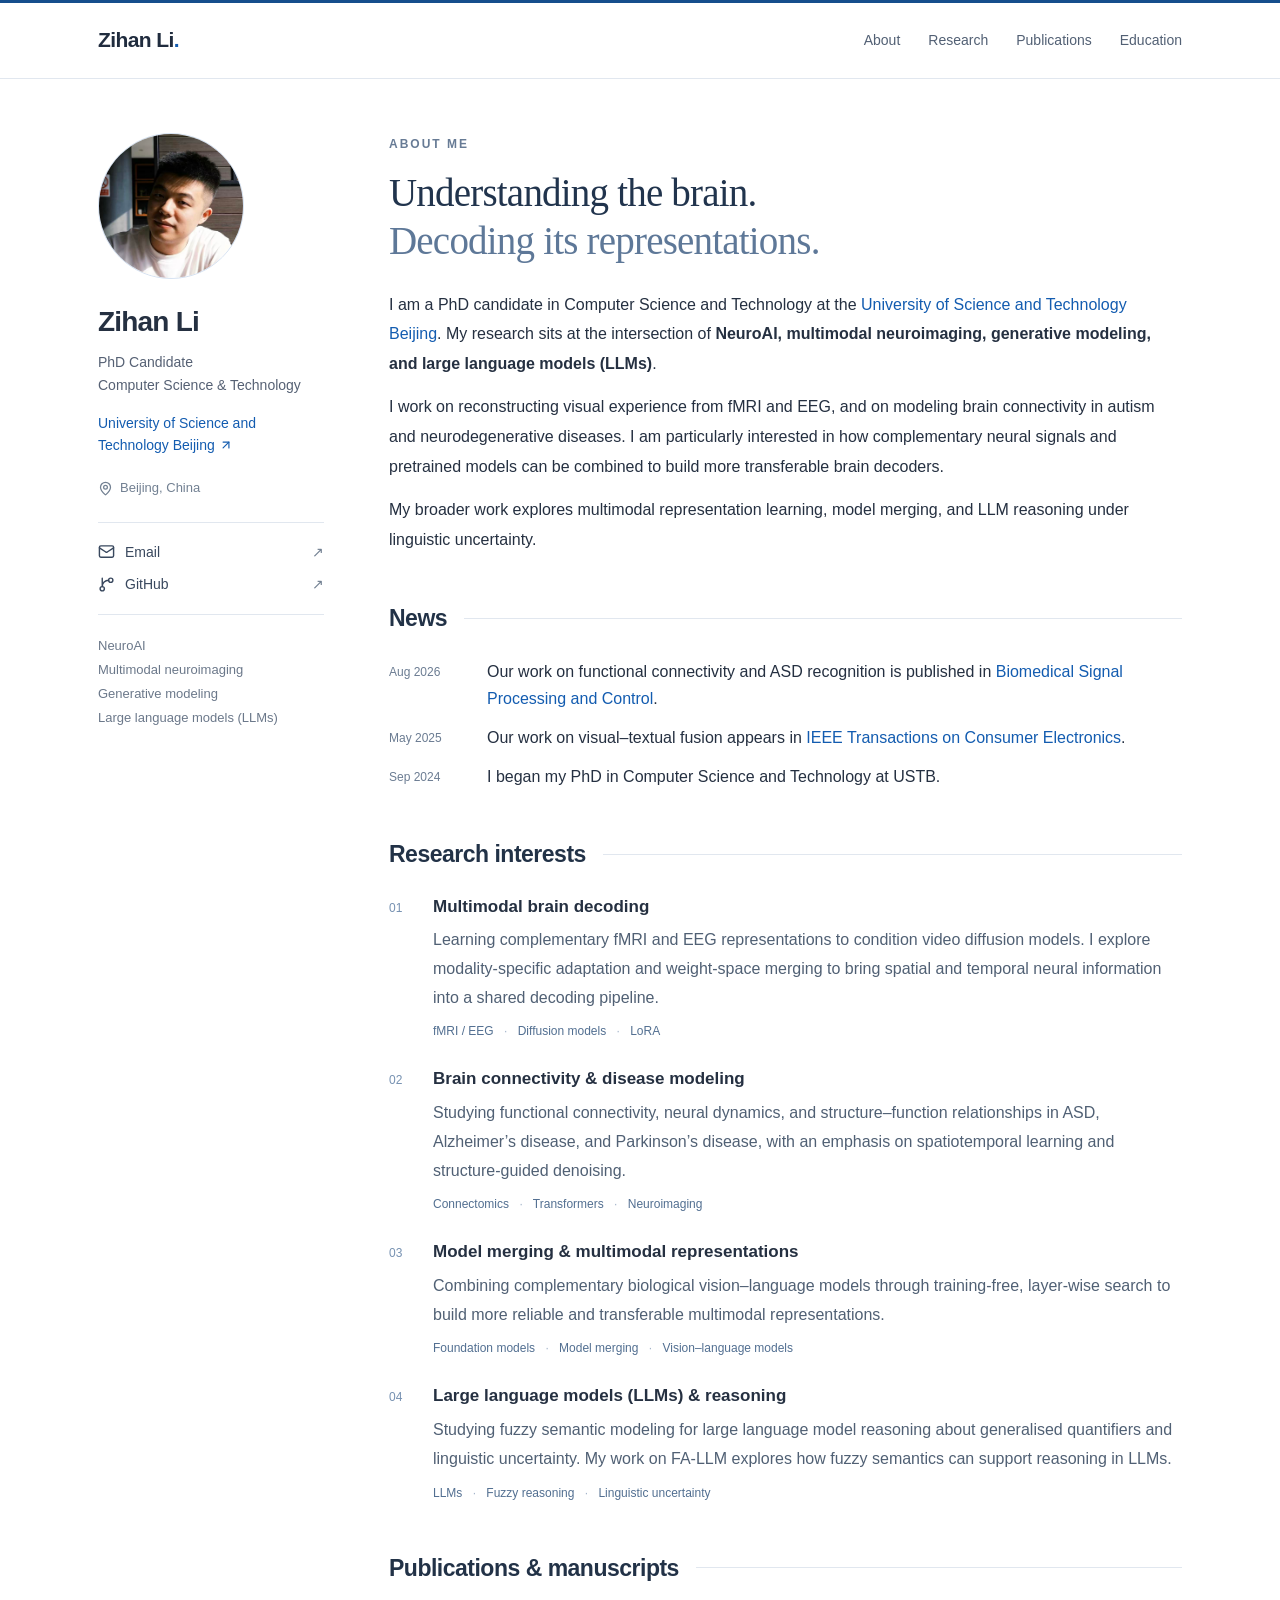
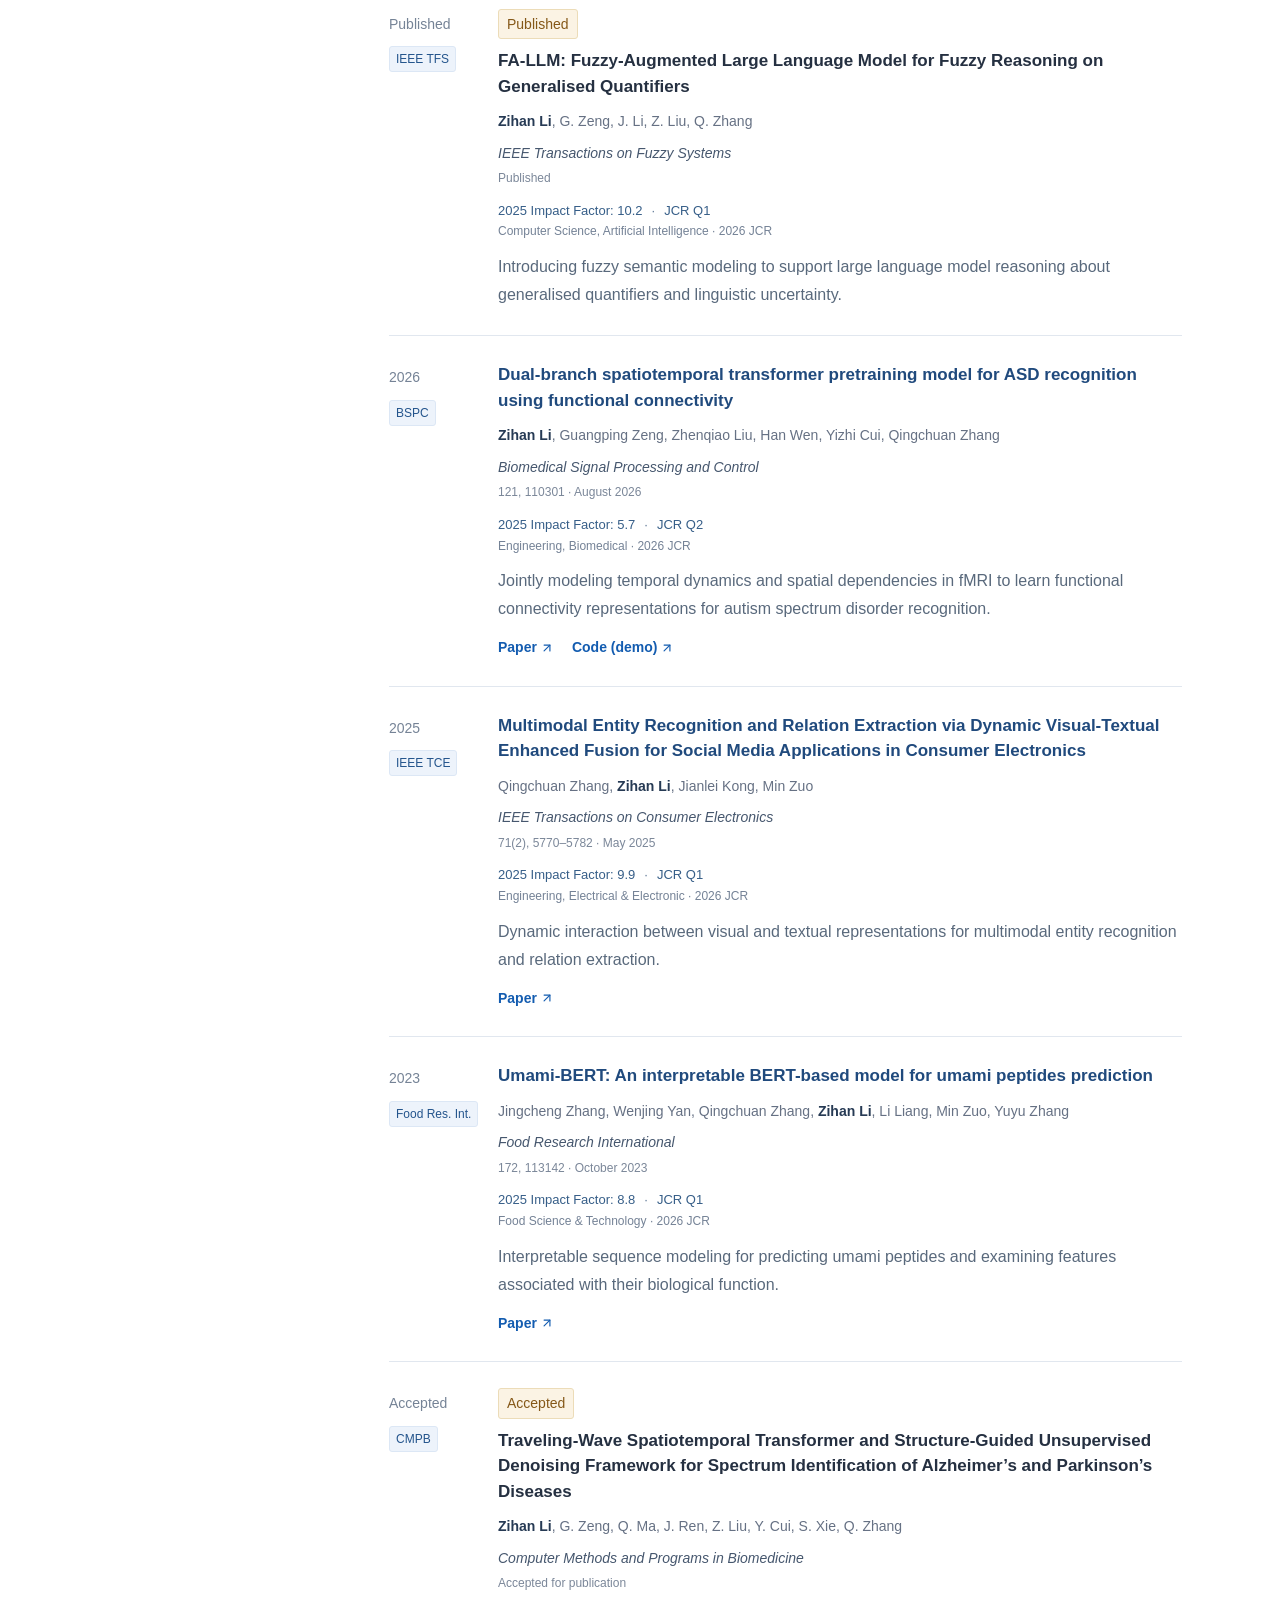
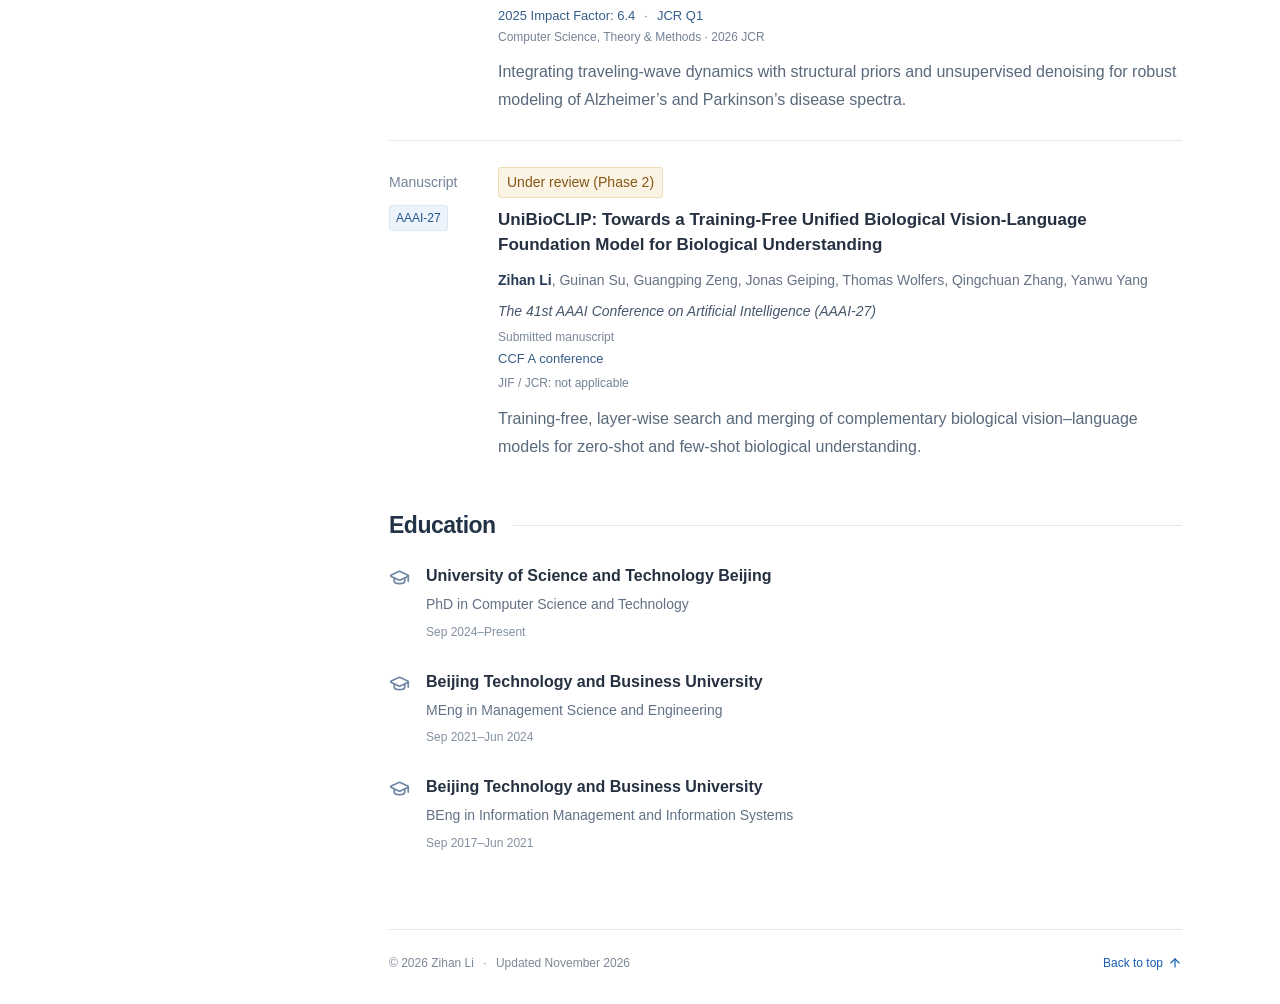
<file: index.html>
<!doctype html>
<html lang="en">
<head>
  <meta charset="utf-8">
  <meta name="viewport" content="width=device-width, initial-scale=1">
  <title>Zihan Li | NeuroAI &amp; Brain Decoding</title>
  <meta name="description" content="Zihan Li is a Computer Science PhD candidate at USTB researching multimodal brain decoding, neuroimaging, generative modeling, model merging, and large language models (LLMs).">
  <meta name="author" content="Zihan Li">
  <link rel="canonical" href="https://katoumegumih.github.io/">
  <meta property="og:type" content="website">
  <meta property="og:title" content="Zihan Li | NeuroAI &amp; Brain Decoding">
  <meta property="og:description" content="Research on multimodal brain decoding, neuroimaging, model merging, and large language models (LLMs).">
  <meta property="og:url" content="https://katoumegumih.github.io/">
  <link rel="icon" href="/assets/academic/favicon.svg" type="image/svg+xml">
  <link rel="stylesheet" href="/assets/academic/style.css?v=20260925-photo">
</head>
<body><a class="skip-link" href="#main">Skip to content</a><header class="site-header" id="top"><div class="header-inner"><a class="wordmark" href="#about">Zihan Li<span>.</span></a><nav aria-label="Main navigation"><a href="#about">About</a><a href="#research">Research</a><a href="#publications">Publications</a><a href="#education">Education</a></nav></div></header><div class="page-layout"><aside class="profile" aria-label="Profile and contact"><div class="profile-photo"><img src="/assets/academic/zihan-li-portrait.jpg" alt="Portrait of Zihan Li" width="960" height="1206" decoding="async" fetchpriority="high"></div><h1>Zihan Li</h1><p class="profile-role">PhD Candidate<br/>Computer Science &amp; Technology</p><a class="affiliation" href="https://en.ustb.edu.cn/" target="_blank" rel="noreferrer">University of Science and Technology Beijing <svg xmlns="http://www.w3.org/2000/svg" width="14" height="14" viewBox="0 0 24 24" fill="none" stroke="currentColor" stroke-width="2" stroke-linecap="round" stroke-linejoin="round" class="lucide lucide-arrow-up-right" aria-hidden="true"><path d="M7 7h10v10"></path><path d="M7 17 17 7"></path></svg></a><p class="location"><svg xmlns="http://www.w3.org/2000/svg" width="15" height="15" viewBox="0 0 24 24" fill="none" stroke="currentColor" stroke-width="2" stroke-linecap="round" stroke-linejoin="round" class="lucide lucide-map-pin" aria-hidden="true"><path d="M20 10c0 4.993-5.539 10.193-7.399 11.799a1 1 0 0 1-1.202 0C9.539 20.193 4 14.993 4 10a8 8 0 0 1 16 0"></path><circle cx="12" cy="10" r="3"></circle></svg> Beijing, China</p><div class="profile-links"><a href="mailto:Katoumegumi.h@gmail.com"><svg xmlns="http://www.w3.org/2000/svg" width="17" height="17" viewBox="0 0 24 24" fill="none" stroke="currentColor" stroke-width="2" stroke-linecap="round" stroke-linejoin="round" class="lucide lucide-mail" aria-hidden="true"><path d="m22 7-8.991 5.727a2 2 0 0 1-2.009 0L2 7"></path><rect x="2" y="4" width="20" height="16" rx="2"></rect></svg>Email <span>↗</span></a><a href="https://github.com/katouMegumiH" target="_blank" rel="noreferrer"><svg xmlns="http://www.w3.org/2000/svg" width="17" height="17" viewBox="0 0 24 24" fill="none" stroke="currentColor" stroke-width="2" stroke-linecap="round" stroke-linejoin="round" class="lucide lucide-git-branch" aria-hidden="true"><path d="M15 6a9 9 0 0 0-9 9V3"></path><circle cx="18" cy="6" r="3"></circle><circle cx="6" cy="18" r="3"></circle></svg>GitHub <span>↗</span></a></div><p class="profile-interests">NeuroAI<br/>Multimodal neuroimaging<br/>Generative modeling<br/>Large language models (LLMs)</p></aside><main id="main"><section id="about" class="about section"><p class="eyebrow">ABOUT ME</p><h2>Understanding the brain.<br/><span>Decoding its representations.</span></h2><p>I am a PhD candidate in Computer Science and Technology at the <a href="https://en.ustb.edu.cn/" target="_blank" rel="noreferrer">University of Science and Technology Beijing</a>. My research sits at the intersection of <strong>NeuroAI, multimodal neuroimaging, generative modeling, and large language models (LLMs)</strong>.</p><p>I work on reconstructing visual experience from fMRI and EEG, and on modeling brain connectivity in autism and neurodegenerative diseases. I am particularly interested in how complementary neural signals and pretrained models can be combined to build more transferable brain decoders.</p><p>My broader work explores multimodal representation learning, model merging, and LLM reasoning under linguistic uncertainty.</p></section><section class="section news" id="news"><div class="section-heading"><h2>News</h2><span class="section-rule"></span></div><ul><li><time dateTime="2026-08">Aug 2026</time><p>Our work on functional connectivity and ASD recognition is published in <a href="https://doi.org/10.1016/j.bspc.2026.110301" target="_blank" rel="noreferrer">Biomedical Signal Processing and Control</a>.</p></li><li><time dateTime="2025-05">May 2025</time><p>Our work on visual–textual fusion appears in <a href="https://doi.org/10.1109/TCE.2024.3505598" target="_blank" rel="noreferrer">IEEE Transactions on Consumer Electronics</a>.</p></li><li><time dateTime="2024-09">Sep 2024</time><p>I began my PhD in Computer Science and Technology at USTB.</p></li></ul></section><section class="section" id="research"><div class="section-heading"><h2>Research interests</h2><span class="section-rule"></span></div><div class="research-item"><span class="research-number">01</span><div><h3>Multimodal brain decoding</h3><p>Learning complementary fMRI and EEG representations to condition video diffusion models. I explore modality-specific adaptation and weight-space merging to bring spatial and temporal neural information into a shared decoding pipeline.</p><div class="keywords">fMRI / EEG <span>·</span> Diffusion models <span>·</span> LoRA</div></div></div><div class="research-item"><span class="research-number">02</span><div><h3>Brain connectivity &amp; disease modeling</h3><p>Studying functional connectivity, neural dynamics, and structure–function relationships in ASD, Alzheimer’s disease, and Parkinson’s disease, with an emphasis on spatiotemporal learning and structure-guided denoising.</p><div class="keywords">Connectomics <span>·</span> Transformers <span>·</span> Neuroimaging</div></div></div><div class="research-item"><span class="research-number">03</span><div><h3>Model merging &amp; multimodal representations</h3><p>Combining complementary biological vision–language models through training-free, layer-wise search to build more reliable and transferable multimodal representations.</p><div class="keywords">Foundation models <span>·</span> Model merging <span>·</span> Vision–language models</div></div></div><div class="research-item"><span class="research-number">04</span><div><h3>Large language models (LLMs) &amp; reasoning</h3><p>Studying fuzzy semantic modeling for large language model reasoning about generalised quantifiers and linguistic uncertainty. My work on FA-LLM explores how fuzzy semantics can support reasoning in LLMs.</p><div class="keywords">LLMs <span>·</span> Fuzzy reasoning <span>·</span> Linguistic uncertainty</div></div></div></section><section class="section" id="publications"><div class="section-heading"><h2>Publications &amp; manuscripts</h2><span class="section-rule"></span></div><div class="publication-list"><article class="publication"><div class="publication-margin"><span class="pub-year">Published</span><span class="venue-label">IEEE TFS</span></div><div><p class="review-status">Published</p><h3>FA-LLM: Fuzzy-Augmented Large Language Model for Fuzzy Reasoning on Generalised Quantifiers</h3><p class="authors"><span><strong>Zihan Li</strong></span><span>, G. Zeng</span><span>, J. Li</span><span>, Z. Liu</span><span>, Q. Zhang</span></p><p class="journal"><em>IEEE Transactions on Fuzzy Systems</em><br/><span>Published</span></p><div class="metrics-block"><p class="journal-metrics"><a href="https://scholar.must.edu.mo/scholar/publishedArticles/100125?order=desc&amp;pageSize=20&amp;sort=published&amp;title=" target="_blank" rel="noreferrer">2025 Impact Factor: 10.2</a><span aria-hidden="true">·</span><a href="https://uefiscdi.gov.ro/resource-832709-JCR-2025.iunie-2026.site.pdf#page=149" target="_blank" rel="noreferrer">JCR Q1</a></p><p class="metric-category">Computer Science, Artificial Intelligence · 2026 JCR</p></div><p class="pub-summary">Introducing fuzzy semantic modeling to support large language model reasoning about generalised quantifiers and linguistic uncertainty.</p></div></article><article class="publication"><div class="publication-margin"><span class="pub-year">2026</span><span class="venue-label">BSPC</span></div><div><h3><a href="https://doi.org/10.1016/j.bspc.2026.110301" target="_blank" rel="noreferrer">Dual-branch spatiotemporal transformer pretraining model for ASD recognition using functional connectivity</a></h3><p class="authors"><span><strong>Zihan Li</strong></span><span>, Guangping Zeng</span><span>, Zhenqiao Liu</span><span>, Han Wen</span><span>, Yizhi Cui</span><span>, Qingchuan Zhang</span></p><p class="journal"><em>Biomedical Signal Processing and Control</em><br/><span>121, 110301 · August 2026</span></p><div class="metrics-block"><p class="journal-metrics"><a href="https://www.iit.comillas.edu/publicacion/info_revista/es/550/Biomedical_Signal_Processing_and_Control" target="_blank" rel="noreferrer">2025 Impact Factor: 5.7</a><span aria-hidden="true">·</span><a href="https://scholar.pusan.ac.kr/journals/19545" target="_blank" rel="noreferrer">JCR Q2</a></p><p class="metric-category">Engineering, Biomedical · 2026 JCR</p></div><p class="pub-summary">Jointly modeling temporal dynamics and spatial dependencies in fMRI to learn functional connectivity representations for autism spectrum disorder recognition.</p><div class="paper-links"><a href="https://doi.org/10.1016/j.bspc.2026.110301" target="_blank" rel="noreferrer">Paper <svg xmlns="http://www.w3.org/2000/svg" width="14" height="14" viewBox="0 0 24 24" fill="none" stroke="currentColor" stroke-width="2" stroke-linecap="round" stroke-linejoin="round" class="lucide lucide-arrow-up-right" aria-hidden="true"><path d="M7 7h10v10"></path><path d="M7 17 17 7"></path></svg></a><a href="https://github.com/USTBSCCE1028/DBSTP" target="_blank" rel="noreferrer">Code (demo) <svg xmlns="http://www.w3.org/2000/svg" width="14" height="14" viewBox="0 0 24 24" fill="none" stroke="currentColor" stroke-width="2" stroke-linecap="round" stroke-linejoin="round" class="lucide lucide-arrow-up-right" aria-hidden="true"><path d="M7 7h10v10"></path><path d="M7 17 17 7"></path></svg></a></div></div></article><article class="publication"><div class="publication-margin"><span class="pub-year">2025</span><span class="venue-label">IEEE TCE</span></div><div><h3><a href="https://doi.org/10.1109/TCE.2024.3505598" target="_blank" rel="noreferrer">Multimodal Entity Recognition and Relation Extraction via Dynamic Visual-Textual Enhanced Fusion for Social Media Applications in Consumer Electronics</a></h3><p class="authors"><span>Qingchuan Zhang</span><span>, <strong>Zihan Li</strong></span><span>, Jianlei Kong</span><span>, Min Zuo</span></p><p class="journal"><em>IEEE Transactions on Consumer Electronics</em><br/><span>71(2), 5770–5782 · May 2025</span></p><div class="metrics-block"><p class="journal-metrics"><a href="https://scholar.must.edu.mo/scholar/102033" target="_blank" rel="noreferrer">2025 Impact Factor: 9.9</a><span aria-hidden="true">·</span><a href="https://uefiscdi.gov.ro/resource-832709-JCR-2025.iunie-2026.site.pdf#page=302" target="_blank" rel="noreferrer">JCR Q1</a></p><p class="metric-category">Engineering, Electrical &amp; Electronic · 2026 JCR</p></div><p class="pub-summary">Dynamic interaction between visual and textual representations for multimodal entity recognition and relation extraction.</p><div class="paper-links"><a href="https://doi.org/10.1109/TCE.2024.3505598" target="_blank" rel="noreferrer">Paper <svg xmlns="http://www.w3.org/2000/svg" width="14" height="14" viewBox="0 0 24 24" fill="none" stroke="currentColor" stroke-width="2" stroke-linecap="round" stroke-linejoin="round" class="lucide lucide-arrow-up-right" aria-hidden="true"><path d="M7 7h10v10"></path><path d="M7 17 17 7"></path></svg></a></div></div></article><article class="publication"><div class="publication-margin"><span class="pub-year">2023</span><span class="venue-label">Food Res. Int.</span></div><div><h3><a href="https://doi.org/10.1016/j.foodres.2023.113142" target="_blank" rel="noreferrer">Umami-BERT: An interpretable BERT-based model for umami peptides prediction</a></h3><p class="authors"><span>Jingcheng Zhang</span><span>, Wenjing Yan</span><span>, Qingchuan Zhang</span><span>, <strong>Zihan Li</strong></span><span>, Li Liang</span><span>, Min Zuo</span><span>, Yuyu Zhang</span></p><p class="journal"><em>Food Research International</em><br/><span>172, 113142 · October 2023</span></p><div class="metrics-block"><p class="journal-metrics"><a href="https://lib.nbt.edu.cn/subject/indexed/paper_print.php?sid=15790&amp;son=if&amp;whatdb=scie" target="_blank" rel="noreferrer">2025 Impact Factor: 8.8</a><span aria-hidden="true">·</span><a href="https://lib.nbt.edu.cn/subject/indexed/paper_print.php?sid=15790&amp;son=if&amp;whatdb=scie" target="_blank" rel="noreferrer">JCR Q1</a></p><p class="metric-category">Food Science &amp; Technology · 2026 JCR</p></div><p class="pub-summary">Interpretable sequence modeling for predicting umami peptides and examining features associated with their biological function.</p><div class="paper-links"><a href="https://doi.org/10.1016/j.foodres.2023.113142" target="_blank" rel="noreferrer">Paper <svg xmlns="http://www.w3.org/2000/svg" width="14" height="14" viewBox="0 0 24 24" fill="none" stroke="currentColor" stroke-width="2" stroke-linecap="round" stroke-linejoin="round" class="lucide lucide-arrow-up-right" aria-hidden="true"><path d="M7 7h10v10"></path><path d="M7 17 17 7"></path></svg></a></div></div></article><article class="publication"><div class="publication-margin"><span class="pub-year">Accepted</span><span class="venue-label">CMPB</span></div><div><p class="review-status">Accepted</p><h3>Traveling-Wave Spatiotemporal Transformer and Structure-Guided Unsupervised Denoising Framework for Spectrum Identification of Alzheimer’s and Parkinson’s Diseases</h3><p class="authors"><span><strong>Zihan Li</strong></span><span>, G. Zeng</span><span>, Q. Ma</span><span>, J. Ren</span><span>, Z. Liu</span><span>, Y. Cui</span><span>, S. Xie</span><span>, Q. Zhang</span></p><p class="journal"><em>Computer Methods and Programs in Biomedicine</em><br/><span>Accepted for publication</span></p><div class="metrics-block"><p class="journal-metrics"><a href="https://cobis.bme.ncku.edu.tw/thyang/Publications" target="_blank" rel="noreferrer">2025 Impact Factor: 6.4</a><span aria-hidden="true">·</span><a href="https://cobis.bme.ncku.edu.tw/thyang/Publications" target="_blank" rel="noreferrer">JCR Q1</a></p><p class="metric-category">Computer Science, Theory &amp; Methods · 2026 JCR</p></div><p class="pub-summary">Integrating traveling-wave dynamics with structural priors and unsupervised denoising for robust modeling of Alzheimer’s and Parkinson’s disease spectra.</p></div></article><article class="publication"><div class="publication-margin"><span class="pub-year">Manuscript</span><span class="venue-label">AAAI-27</span></div><div><p class="review-status">Under review (Phase 2)</p><h3>UniBioCLIP: Towards a Training-Free Unified Biological Vision-Language Foundation Model for Biological Understanding</h3><p class="authors"><span><strong>Zihan Li</strong></span><span>, Guinan Su</span><span>, Guangping Zeng</span><span>, Jonas Geiping</span><span>, Thomas Wolfers</span><span>, Qingchuan Zhang</span><span>, Yanwu Yang</span></p><p class="journal"><em>The 41st AAAI Conference on Artificial Intelligence (AAAI-27)</em><br/><span>Submitted manuscript</span></p><p class="journal-metrics"><a href="https://www.ccf.org.cn/Academic_Evaluation/AI/" target="_blank" rel="noreferrer">CCF A conference</a><span class="conference-note">JIF / JCR: not applicable</span></p><p class="pub-summary">Training-free, layer-wise search and merging of complementary biological vision–language models for zero-shot and few-shot biological understanding.</p></div></article></div></section><section class="section education" id="education"><div class="section-heading"><h2>Education</h2><span class="section-rule"></span></div><div class="education-row"><svg xmlns="http://www.w3.org/2000/svg" width="21" height="21" viewBox="0 0 24 24" fill="none" stroke="currentColor" stroke-width="2" stroke-linecap="round" stroke-linejoin="round" class="lucide lucide-graduation-cap" aria-hidden="true"><path d="M21.42 10.922a1 1 0 0 0-.019-1.838L12.83 5.18a2 2 0 0 0-1.66 0L2.6 9.08a1 1 0 0 0 0 1.832l8.57 3.908a2 2 0 0 0 1.66 0z"></path><path d="M22 10v6"></path><path d="M6 12.5V16a6 3 0 0 0 12 0v-3.5"></path></svg><div><h3>University of Science and Technology Beijing</h3><p>PhD in Computer Science and Technology</p><span>Sep 2024–Present</span></div></div><div class="education-row"><svg xmlns="http://www.w3.org/2000/svg" width="21" height="21" viewBox="0 0 24 24" fill="none" stroke="currentColor" stroke-width="2" stroke-linecap="round" stroke-linejoin="round" class="lucide lucide-graduation-cap" aria-hidden="true"><path d="M21.42 10.922a1 1 0 0 0-.019-1.838L12.83 5.18a2 2 0 0 0-1.66 0L2.6 9.08a1 1 0 0 0 0 1.832l8.57 3.908a2 2 0 0 0 1.66 0z"></path><path d="M22 10v6"></path><path d="M6 12.5V16a6 3 0 0 0 12 0v-3.5"></path></svg><div><h3>Beijing Technology and Business University</h3><p>MEng in Management Science and Engineering</p><span>Sep 2021–Jun 2024</span></div></div><div class="education-row"><svg xmlns="http://www.w3.org/2000/svg" width="21" height="21" viewBox="0 0 24 24" fill="none" stroke="currentColor" stroke-width="2" stroke-linecap="round" stroke-linejoin="round" class="lucide lucide-graduation-cap" aria-hidden="true"><path d="M21.42 10.922a1 1 0 0 0-.019-1.838L12.83 5.18a2 2 0 0 0-1.66 0L2.6 9.08a1 1 0 0 0 0 1.832l8.57 3.908a2 2 0 0 0 1.66 0z"></path><path d="M22 10v6"></path><path d="M6 12.5V16a6 3 0 0 0 12 0v-3.5"></path></svg><div><h3>Beijing Technology and Business University</h3><p>BEng in Information Management and Information Systems</p><span>Sep 2017–Jun 2021</span></div></div></section><footer><span>© 2026 Zihan Li <span class="footer-dot">·</span> Updated November 2026</span><a href="#top">Back to top <svg xmlns="http://www.w3.org/2000/svg" width="14" height="14" viewBox="0 0 24 24" fill="none" stroke="currentColor" stroke-width="2" stroke-linecap="round" stroke-linejoin="round" class="lucide lucide-arrow-up" aria-hidden="true"><path d="m5 12 7-7 7 7"></path><path d="M12 19V5"></path></svg></a></footer></main></div></body>
</html>
</file>
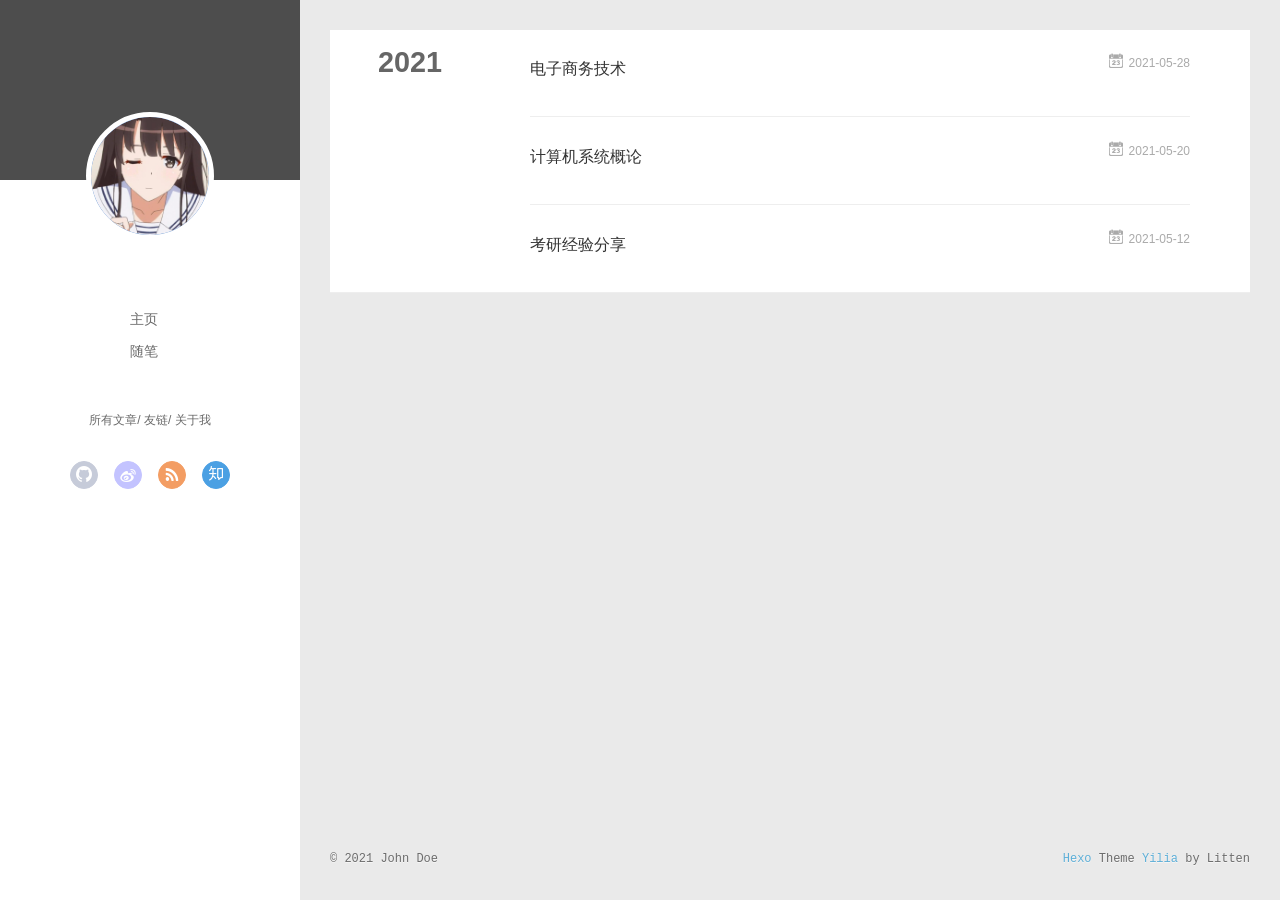
<file: archives/index.html>
<!DOCTYPE html>
<html>
<head>
  <meta charset="utf-8">
  
  <meta name="renderer" content="webkit">
  <meta http-equiv="X-UA-Compatible" content="IE=edge" >
  <link rel="dns-prefetch" href="http://example.com">
  <title>Archives | Hexo</title>
  <meta name="viewport" content="width=device-width, initial-scale=1, maximum-scale=1">
  <meta property="og:type" content="website">
<meta property="og:title" content="Hexo">
<meta property="og:url" content="http://example.com/archives/index.html">
<meta property="og:site_name" content="Hexo">
<meta property="og:locale" content="en_US">
<meta property="article:author" content="John Doe">
<meta name="twitter:card" content="summary">
  
    <link rel="alternative" href="/atom.xml" title="Hexo" type="application/atom+xml">
  
  
    <link rel="icon" href="/favicon.png">
  
  <link rel="stylesheet" type="text/css" href="/./main.0cf68a.css">
  <style type="text/css">
  
    #container.show {
      background: linear-gradient(200deg,#a0cfe4,#e8c37e);
    }
  </style>
  

  

<meta name="generator" content="Hexo 5.4.0"></head>

<body>
  <div id="container" q-class="show:isCtnShow">
    <canvas id="anm-canvas" class="anm-canvas"></canvas>
    <div class="left-col" q-class="show:isShow">
      
<div class="overlay" style="background: #4d4d4d"></div>
<div class="intrude-less">
	<header id="header" class="inner">
		<a href="/" class="profilepic">
			<img src="/img/avatar.gif" class="js-avatar">
		</a>
		<hgroup>
		  <h1 class="header-author"><a href="/"></a></h1>
		</hgroup>
		

		<nav class="header-menu">
			<ul>
			
				<li><a href="/">主页</a></li>
	        
				<li><a href="/tags/%E9%9A%8F%E7%AC%94/">随笔</a></li>
	        
			</ul>
		</nav>
		<nav class="header-smart-menu">
    		
    			
    			<a q-on="click: openSlider(e, 'innerArchive')" href="javascript:void(0)">所有文章</a>
    			
            
    			
    			<a q-on="click: openSlider(e, 'friends')" href="javascript:void(0)">友链</a>
    			
            
    			
    			<a q-on="click: openSlider(e, 'aboutme')" href="javascript:void(0)">关于我</a>
    			
            
		</nav>
		<nav class="header-nav">
			<div class="social">
				
					<a class="github" target="_blank" href="#" title="github"><i class="icon-github"></i></a>
		        
					<a class="weibo" target="_blank" href="#" title="weibo"><i class="icon-weibo"></i></a>
		        
					<a class="rss" target="_blank" href="#" title="rss"><i class="icon-rss"></i></a>
		        
					<a class="zhihu" target="_blank" href="#" title="zhihu"><i class="icon-zhihu"></i></a>
		        
			</div>
		</nav>
	</header>		
</div>

    </div>
    <div class="mid-col" q-class="show:isShow,hide:isShow|isFalse">
      
<nav id="mobile-nav">
  	<div class="overlay js-overlay" style="background: #4d4d4d"></div>
	<div class="btnctn js-mobile-btnctn">
  		<div class="slider-trigger list" q-on="click: openSlider(e)"><i class="icon icon-sort"></i></div>
	</div>
	<div class="intrude-less">
		<header id="header" class="inner">
			<div class="profilepic">
				<img src="/img/avatar.gif" class="js-avatar">
			</div>
			<hgroup>
			  <h1 class="header-author js-header-author"></h1>
			</hgroup>
			
			
			
				
			
				
			
			
			
			<nav class="header-nav">
				<div class="social">
					
						<a class="github" target="_blank" href="#" title="github"><i class="icon-github"></i></a>
			        
						<a class="weibo" target="_blank" href="#" title="weibo"><i class="icon-weibo"></i></a>
			        
						<a class="rss" target="_blank" href="#" title="rss"><i class="icon-rss"></i></a>
			        
						<a class="zhihu" target="_blank" href="#" title="zhihu"><i class="icon-zhihu"></i></a>
			        
				</div>
			</nav>

			<nav class="header-menu js-header-menu">
				<ul style="width: 50%">
				
				
					<li style="width: 50%"><a href="/">主页</a></li>
		        
					<li style="width: 50%"><a href="/tags/%E9%9A%8F%E7%AC%94/">随笔</a></li>
		        
				</ul>
			</nav>
		</header>				
	</div>
	<div class="mobile-mask" style="display:none" q-show="isShow"></div>
</nav>

      <div id="wrapper" class="body-wrap">
        <div class="menu-l">
          <div class="canvas-wrap">
            <canvas data-colors="#eaeaea" data-sectionHeight="100" data-contentId="js-content" id="myCanvas1" class="anm-canvas"></canvas>
          </div>
          <div id="js-content" class="content-ll">
            
  
  
    
    
      
      
      <section class="archives-wrap">
        <div class="archive-year-wrap">
          <a href="/archives/2021" class="archive-year">2021</a>
        </div>
        <div class="archives">
    
    <article class="archive-article archive-type-post">
  <div class="archive-article-inner">
    <header class="archive-article-header">
      	<div class="article-meta">
	      	<a href="/2021/05/28/dianzishangwu/" class="archive-article-date">
  	<time datetime="2021-05-28T08:08:42.000Z" itemprop="datePublished"><i class="icon-calendar icon"></i>2021-05-28</time>
</a>
        </div>
    	 
  
    <h1 itemprop="name">
      <a class="archive-article-title" href="/2021/05/28/dianzishangwu/">电子商务技术</a>
    </h1>
  

        <div class="article-info info-on-right">
          
          

        </div>
        <div class="clearfix"></div>
    </header>
  </div>
</article>
  
    
    
    <article class="archive-article archive-type-post">
  <div class="archive-article-inner">
    <header class="archive-article-header">
      	<div class="article-meta">
	      	<a href="/2021/05/20/jigai/" class="archive-article-date">
  	<time datetime="2021-05-20T11:11:47.000Z" itemprop="datePublished"><i class="icon-calendar icon"></i>2021-05-20</time>
</a>
        </div>
    	 
  
    <h1 itemprop="name">
      <a class="archive-article-title" href="/2021/05/20/jigai/">计算机系统概论</a>
    </h1>
  

        <div class="article-info info-on-right">
          
          

        </div>
        <div class="clearfix"></div>
    </header>
  </div>
</article>
  
    
    
    <article class="archive-article archive-type-post">
  <div class="archive-article-inner">
    <header class="archive-article-header">
      	<div class="article-meta">
	      	<a href="/2021/05/12/aaa/" class="archive-article-date">
  	<time datetime="2021-05-12T14:44:00.000Z" itemprop="datePublished"><i class="icon-calendar icon"></i>2021-05-12</time>
</a>
        </div>
    	 
  
    <h1 itemprop="name">
      <a class="archive-article-title" href="/2021/05/12/aaa/">考研经验分享</a>
    </h1>
  

        <div class="article-info info-on-right">
          
          

        </div>
        <div class="clearfix"></div>
    </header>
  </div>
</article>
  
  
    </div></section>
  

    


          </div>
        </div>
      </div>
      <footer id="footer">
  <div class="outer">
    <div id="footer-info">
    	<div class="footer-left">
    		&copy; 2021 John Doe
    	</div>
      	<div class="footer-right">
      		<a href="http://hexo.io/" target="_blank">Hexo</a>  Theme <a href="https://github.com/litten/hexo-theme-yilia" target="_blank">Yilia</a> by Litten
      	</div>
    </div>
  </div>
</footer>
    </div>
    <script>
	var yiliaConfig = {
		mathjax: false,
		isHome: false,
		isPost: false,
		isArchive: true,
		isTag: false,
		isCategory: false,
		open_in_new: false,
		toc_hide_index: true,
		root: "/",
		innerArchive: true,
		showTags: false
	}
</script>

<script>!function(t){function n(e){if(r[e])return r[e].exports;var i=r[e]={exports:{},id:e,loaded:!1};return t[e].call(i.exports,i,i.exports,n),i.loaded=!0,i.exports}var r={};n.m=t,n.c=r,n.p="./",n(0)}([function(t,n,r){r(195),t.exports=r(191)},function(t,n,r){var e=r(3),i=r(52),o=r(27),u=r(28),c=r(53),f="prototype",a=function(t,n,r){var s,l,h,v,p=t&a.F,d=t&a.G,y=t&a.S,g=t&a.P,b=t&a.B,m=d?e:y?e[n]||(e[n]={}):(e[n]||{})[f],x=d?i:i[n]||(i[n]={}),w=x[f]||(x[f]={});d&&(r=n);for(s in r)l=!p&&m&&void 0!==m[s],h=(l?m:r)[s],v=b&&l?c(h,e):g&&"function"==typeof h?c(Function.call,h):h,m&&u(m,s,h,t&a.U),x[s]!=h&&o(x,s,v),g&&w[s]!=h&&(w[s]=h)};e.core=i,a.F=1,a.G=2,a.S=4,a.P=8,a.B=16,a.W=32,a.U=64,a.R=128,t.exports=a},function(t,n,r){var e=r(6);t.exports=function(t){if(!e(t))throw TypeError(t+" is not an object!");return t}},function(t,n){var r=t.exports="undefined"!=typeof window&&window.Math==Math?window:"undefined"!=typeof self&&self.Math==Math?self:Function("return this")();"number"==typeof __g&&(__g=r)},function(t,n){t.exports=function(t){try{return!!t()}catch(t){return!0}}},function(t,n){var r=t.exports="undefined"!=typeof window&&window.Math==Math?window:"undefined"!=typeof self&&self.Math==Math?self:Function("return this")();"number"==typeof __g&&(__g=r)},function(t,n){t.exports=function(t){return"object"==typeof t?null!==t:"function"==typeof t}},function(t,n,r){var e=r(126)("wks"),i=r(76),o=r(3).Symbol,u="function"==typeof o;(t.exports=function(t){return e[t]||(e[t]=u&&o[t]||(u?o:i)("Symbol."+t))}).store=e},function(t,n){var r={}.hasOwnProperty;t.exports=function(t,n){return r.call(t,n)}},function(t,n,r){var e=r(94),i=r(33);t.exports=function(t){return e(i(t))}},function(t,n,r){t.exports=!r(4)(function(){return 7!=Object.defineProperty({},"a",{get:function(){return 7}}).a})},function(t,n,r){var e=r(2),i=r(167),o=r(50),u=Object.defineProperty;n.f=r(10)?Object.defineProperty:function(t,n,r){if(e(t),n=o(n,!0),e(r),i)try{return u(t,n,r)}catch(t){}if("get"in r||"set"in r)throw TypeError("Accessors not supported!");return"value"in r&&(t[n]=r.value),t}},function(t,n,r){t.exports=!r(18)(function(){return 7!=Object.defineProperty({},"a",{get:function(){return 7}}).a})},function(t,n,r){var e=r(14),i=r(22);t.exports=r(12)?function(t,n,r){return e.f(t,n,i(1,r))}:function(t,n,r){return t[n]=r,t}},function(t,n,r){var e=r(20),i=r(58),o=r(42),u=Object.defineProperty;n.f=r(12)?Object.defineProperty:function(t,n,r){if(e(t),n=o(n,!0),e(r),i)try{return u(t,n,r)}catch(t){}if("get"in r||"set"in r)throw TypeError("Accessors not supported!");return"value"in r&&(t[n]=r.value),t}},function(t,n,r){var e=r(40)("wks"),i=r(23),o=r(5).Symbol,u="function"==typeof o;(t.exports=function(t){return e[t]||(e[t]=u&&o[t]||(u?o:i)("Symbol."+t))}).store=e},function(t,n,r){var e=r(67),i=Math.min;t.exports=function(t){return t>0?i(e(t),9007199254740991):0}},function(t,n,r){var e=r(46);t.exports=function(t){return Object(e(t))}},function(t,n){t.exports=function(t){try{return!!t()}catch(t){return!0}}},function(t,n,r){var e=r(63),i=r(34);t.exports=Object.keys||function(t){return e(t,i)}},function(t,n,r){var e=r(21);t.exports=function(t){if(!e(t))throw TypeError(t+" is not an object!");return t}},function(t,n){t.exports=function(t){return"object"==typeof t?null!==t:"function"==typeof t}},function(t,n){t.exports=function(t,n){return{enumerable:!(1&t),configurable:!(2&t),writable:!(4&t),value:n}}},function(t,n){var r=0,e=Math.random();t.exports=function(t){return"Symbol(".concat(void 0===t?"":t,")_",(++r+e).toString(36))}},function(t,n){var r={}.hasOwnProperty;t.exports=function(t,n){return r.call(t,n)}},function(t,n){var r=t.exports={version:"2.4.0"};"number"==typeof __e&&(__e=r)},function(t,n){t.exports=function(t){if("function"!=typeof t)throw TypeError(t+" is not a function!");return t}},function(t,n,r){var e=r(11),i=r(66);t.exports=r(10)?function(t,n,r){return e.f(t,n,i(1,r))}:function(t,n,r){return t[n]=r,t}},function(t,n,r){var e=r(3),i=r(27),o=r(24),u=r(76)("src"),c="toString",f=Function[c],a=(""+f).split(c);r(52).inspectSource=function(t){return f.call(t)},(t.exports=function(t,n,r,c){var f="function"==typeof r;f&&(o(r,"name")||i(r,"name",n)),t[n]!==r&&(f&&(o(r,u)||i(r,u,t[n]?""+t[n]:a.join(String(n)))),t===e?t[n]=r:c?t[n]?t[n]=r:i(t,n,r):(delete t[n],i(t,n,r)))})(Function.prototype,c,function(){return"function"==typeof this&&this[u]||f.call(this)})},function(t,n,r){var e=r(1),i=r(4),o=r(46),u=function(t,n,r,e){var i=String(o(t)),u="<"+n;return""!==r&&(u+=" "+r+'="'+String(e).replace(/"/g,"&quot;")+'"'),u+">"+i+"</"+n+">"};t.exports=function(t,n){var r={};r[t]=n(u),e(e.P+e.F*i(function(){var n=""[t]('"');return n!==n.toLowerCase()||n.split('"').length>3}),"String",r)}},function(t,n,r){var e=r(115),i=r(46);t.exports=function(t){return e(i(t))}},function(t,n,r){var e=r(116),i=r(66),o=r(30),u=r(50),c=r(24),f=r(167),a=Object.getOwnPropertyDescriptor;n.f=r(10)?a:function(t,n){if(t=o(t),n=u(n,!0),f)try{return a(t,n)}catch(t){}if(c(t,n))return i(!e.f.call(t,n),t[n])}},function(t,n,r){var e=r(24),i=r(17),o=r(145)("IE_PROTO"),u=Object.prototype;t.exports=Object.getPrototypeOf||function(t){return t=i(t),e(t,o)?t[o]:"function"==typeof t.constructor&&t instanceof t.constructor?t.constructor.prototype:t instanceof Object?u:null}},function(t,n){t.exports=function(t){if(void 0==t)throw TypeError("Can't call method on  "+t);return t}},function(t,n){t.exports="constructor,hasOwnProperty,isPrototypeOf,propertyIsEnumerable,toLocaleString,toString,valueOf".split(",")},function(t,n){t.exports={}},function(t,n){t.exports=!0},function(t,n){n.f={}.propertyIsEnumerable},function(t,n,r){var e=r(14).f,i=r(8),o=r(15)("toStringTag");t.exports=function(t,n,r){t&&!i(t=r?t:t.prototype,o)&&e(t,o,{configurable:!0,value:n})}},function(t,n,r){var e=r(40)("keys"),i=r(23);t.exports=function(t){return e[t]||(e[t]=i(t))}},function(t,n,r){var e=r(5),i="__core-js_shared__",o=e[i]||(e[i]={});t.exports=function(t){return o[t]||(o[t]={})}},function(t,n){var r=Math.ceil,e=Math.floor;t.exports=function(t){return isNaN(t=+t)?0:(t>0?e:r)(t)}},function(t,n,r){var e=r(21);t.exports=function(t,n){if(!e(t))return t;var r,i;if(n&&"function"==typeof(r=t.toString)&&!e(i=r.call(t)))return i;if("function"==typeof(r=t.valueOf)&&!e(i=r.call(t)))return i;if(!n&&"function"==typeof(r=t.toString)&&!e(i=r.call(t)))return i;throw TypeError("Can't convert object to primitive value")}},function(t,n,r){var e=r(5),i=r(25),o=r(36),u=r(44),c=r(14).f;t.exports=function(t){var n=i.Symbol||(i.Symbol=o?{}:e.Symbol||{});"_"==t.charAt(0)||t in n||c(n,t,{value:u.f(t)})}},function(t,n,r){n.f=r(15)},function(t,n){var r={}.toString;t.exports=function(t){return r.call(t).slice(8,-1)}},function(t,n){t.exports=function(t){if(void 0==t)throw TypeError("Can't call method on  "+t);return t}},function(t,n,r){var e=r(4);t.exports=function(t,n){return!!t&&e(function(){n?t.call(null,function(){},1):t.call(null)})}},function(t,n,r){var e=r(53),i=r(115),o=r(17),u=r(16),c=r(203);t.exports=function(t,n){var r=1==t,f=2==t,a=3==t,s=4==t,l=6==t,h=5==t||l,v=n||c;return function(n,c,p){for(var d,y,g=o(n),b=i(g),m=e(c,p,3),x=u(b.length),w=0,S=r?v(n,x):f?v(n,0):void 0;x>w;w++)if((h||w in b)&&(d=b[w],y=m(d,w,g),t))if(r)S[w]=y;else if(y)switch(t){case 3:return!0;case 5:return d;case 6:return w;case 2:S.push(d)}else if(s)return!1;return l?-1:a||s?s:S}}},function(t,n,r){var e=r(1),i=r(52),o=r(4);t.exports=function(t,n){var r=(i.Object||{})[t]||Object[t],u={};u[t]=n(r),e(e.S+e.F*o(function(){r(1)}),"Object",u)}},function(t,n,r){var e=r(6);t.exports=function(t,n){if(!e(t))return t;var r,i;if(n&&"function"==typeof(r=t.toString)&&!e(i=r.call(t)))return i;if("function"==typeof(r=t.valueOf)&&!e(i=r.call(t)))return i;if(!n&&"function"==typeof(r=t.toString)&&!e(i=r.call(t)))return i;throw TypeError("Can't convert object to primitive value")}},function(t,n,r){var e=r(5),i=r(25),o=r(91),u=r(13),c="prototype",f=function(t,n,r){var a,s,l,h=t&f.F,v=t&f.G,p=t&f.S,d=t&f.P,y=t&f.B,g=t&f.W,b=v?i:i[n]||(i[n]={}),m=b[c],x=v?e:p?e[n]:(e[n]||{})[c];v&&(r=n);for(a in r)(s=!h&&x&&void 0!==x[a])&&a in b||(l=s?x[a]:r[a],b[a]=v&&"function"!=typeof x[a]?r[a]:y&&s?o(l,e):g&&x[a]==l?function(t){var n=function(n,r,e){if(this instanceof t){switch(arguments.length){case 0:return new t;case 1:return new t(n);case 2:return new t(n,r)}return new t(n,r,e)}return t.apply(this,arguments)};return n[c]=t[c],n}(l):d&&"function"==typeof l?o(Function.call,l):l,d&&((b.virtual||(b.virtual={}))[a]=l,t&f.R&&m&&!m[a]&&u(m,a,l)))};f.F=1,f.G=2,f.S=4,f.P=8,f.B=16,f.W=32,f.U=64,f.R=128,t.exports=f},function(t,n){var r=t.exports={version:"2.4.0"};"number"==typeof __e&&(__e=r)},function(t,n,r){var e=r(26);t.exports=function(t,n,r){if(e(t),void 0===n)return t;switch(r){case 1:return function(r){return t.call(n,r)};case 2:return function(r,e){return t.call(n,r,e)};case 3:return function(r,e,i){return t.call(n,r,e,i)}}return function(){return t.apply(n,arguments)}}},function(t,n,r){var e=r(183),i=r(1),o=r(126)("metadata"),u=o.store||(o.store=new(r(186))),c=function(t,n,r){var i=u.get(t);if(!i){if(!r)return;u.set(t,i=new e)}var o=i.get(n);if(!o){if(!r)return;i.set(n,o=new e)}return o},f=function(t,n,r){var e=c(n,r,!1);return void 0!==e&&e.has(t)},a=function(t,n,r){var e=c(n,r,!1);return void 0===e?void 0:e.get(t)},s=function(t,n,r,e){c(r,e,!0).set(t,n)},l=function(t,n){var r=c(t,n,!1),e=[];return r&&r.forEach(function(t,n){e.push(n)}),e},h=function(t){return void 0===t||"symbol"==typeof t?t:String(t)},v=function(t){i(i.S,"Reflect",t)};t.exports={store:u,map:c,has:f,get:a,set:s,keys:l,key:h,exp:v}},function(t,n,r){"use strict";if(r(10)){var e=r(69),i=r(3),o=r(4),u=r(1),c=r(127),f=r(152),a=r(53),s=r(68),l=r(66),h=r(27),v=r(73),p=r(67),d=r(16),y=r(75),g=r(50),b=r(24),m=r(180),x=r(114),w=r(6),S=r(17),_=r(137),O=r(70),E=r(32),P=r(71).f,j=r(154),F=r(76),M=r(7),A=r(48),N=r(117),T=r(146),I=r(155),k=r(80),L=r(123),R=r(74),C=r(130),D=r(160),U=r(11),W=r(31),G=U.f,B=W.f,V=i.RangeError,z=i.TypeError,q=i.Uint8Array,K="ArrayBuffer",J="Shared"+K,Y="BYTES_PER_ELEMENT",H="prototype",$=Array[H],X=f.ArrayBuffer,Q=f.DataView,Z=A(0),tt=A(2),nt=A(3),rt=A(4),et=A(5),it=A(6),ot=N(!0),ut=N(!1),ct=I.values,ft=I.keys,at=I.entries,st=$.lastIndexOf,lt=$.reduce,ht=$.reduceRight,vt=$.join,pt=$.sort,dt=$.slice,yt=$.toString,gt=$.toLocaleString,bt=M("iterator"),mt=M("toStringTag"),xt=F("typed_constructor"),wt=F("def_constructor"),St=c.CONSTR,_t=c.TYPED,Ot=c.VIEW,Et="Wrong length!",Pt=A(1,function(t,n){return Tt(T(t,t[wt]),n)}),jt=o(function(){return 1===new q(new Uint16Array([1]).buffer)[0]}),Ft=!!q&&!!q[H].set&&o(function(){new q(1).set({})}),Mt=function(t,n){if(void 0===t)throw z(Et);var r=+t,e=d(t);if(n&&!m(r,e))throw V(Et);return e},At=function(t,n){var r=p(t);if(r<0||r%n)throw V("Wrong offset!");return r},Nt=function(t){if(w(t)&&_t in t)return t;throw z(t+" is not a typed array!")},Tt=function(t,n){if(!(w(t)&&xt in t))throw z("It is not a typed array constructor!");return new t(n)},It=function(t,n){return kt(T(t,t[wt]),n)},kt=function(t,n){for(var r=0,e=n.length,i=Tt(t,e);e>r;)i[r]=n[r++];return i},Lt=function(t,n,r){G(t,n,{get:function(){return this._d[r]}})},Rt=function(t){var n,r,e,i,o,u,c=S(t),f=arguments.length,s=f>1?arguments[1]:void 0,l=void 0!==s,h=j(c);if(void 0!=h&&!_(h)){for(u=h.call(c),e=[],n=0;!(o=u.next()).done;n++)e.push(o.value);c=e}for(l&&f>2&&(s=a(s,arguments[2],2)),n=0,r=d(c.length),i=Tt(this,r);r>n;n++)i[n]=l?s(c[n],n):c[n];return i},Ct=function(){for(var t=0,n=arguments.length,r=Tt(this,n);n>t;)r[t]=arguments[t++];return r},Dt=!!q&&o(function(){gt.call(new q(1))}),Ut=function(){return gt.apply(Dt?dt.call(Nt(this)):Nt(this),arguments)},Wt={copyWithin:function(t,n){return D.call(Nt(this),t,n,arguments.length>2?arguments[2]:void 0)},every:function(t){return rt(Nt(this),t,arguments.length>1?arguments[1]:void 0)},fill:function(t){return C.apply(Nt(this),arguments)},filter:function(t){return It(this,tt(Nt(this),t,arguments.length>1?arguments[1]:void 0))},find:function(t){return et(Nt(this),t,arguments.length>1?arguments[1]:void 0)},findIndex:function(t){return it(Nt(this),t,arguments.length>1?arguments[1]:void 0)},forEach:function(t){Z(Nt(this),t,arguments.length>1?arguments[1]:void 0)},indexOf:function(t){return ut(Nt(this),t,arguments.length>1?arguments[1]:void 0)},includes:function(t){return ot(Nt(this),t,arguments.length>1?arguments[1]:void 0)},join:function(t){return vt.apply(Nt(this),arguments)},lastIndexOf:function(t){return st.apply(Nt(this),arguments)},map:function(t){return Pt(Nt(this),t,arguments.length>1?arguments[1]:void 0)},reduce:function(t){return lt.apply(Nt(this),arguments)},reduceRight:function(t){return ht.apply(Nt(this),arguments)},reverse:function(){for(var t,n=this,r=Nt(n).length,e=Math.floor(r/2),i=0;i<e;)t=n[i],n[i++]=n[--r],n[r]=t;return n},some:function(t){return nt(Nt(this),t,arguments.length>1?arguments[1]:void 0)},sort:function(t){return pt.call(Nt(this),t)},subarray:function(t,n){var r=Nt(this),e=r.length,i=y(t,e);return new(T(r,r[wt]))(r.buffer,r.byteOffset+i*r.BYTES_PER_ELEMENT,d((void 0===n?e:y(n,e))-i))}},Gt=function(t,n){return It(this,dt.call(Nt(this),t,n))},Bt=function(t){Nt(this);var n=At(arguments[1],1),r=this.length,e=S(t),i=d(e.length),o=0;if(i+n>r)throw V(Et);for(;o<i;)this[n+o]=e[o++]},Vt={entries:function(){return at.call(Nt(this))},keys:function(){return ft.call(Nt(this))},values:function(){return ct.call(Nt(this))}},zt=function(t,n){return w(t)&&t[_t]&&"symbol"!=typeof n&&n in t&&String(+n)==String(n)},qt=function(t,n){return zt(t,n=g(n,!0))?l(2,t[n]):B(t,n)},Kt=function(t,n,r){return!(zt(t,n=g(n,!0))&&w(r)&&b(r,"value"))||b(r,"get")||b(r,"set")||r.configurable||b(r,"writable")&&!r.writable||b(r,"enumerable")&&!r.enumerable?G(t,n,r):(t[n]=r.value,t)};St||(W.f=qt,U.f=Kt),u(u.S+u.F*!St,"Object",{getOwnPropertyDescriptor:qt,defineProperty:Kt}),o(function(){yt.call({})})&&(yt=gt=function(){return vt.call(this)});var Jt=v({},Wt);v(Jt,Vt),h(Jt,bt,Vt.values),v(Jt,{slice:Gt,set:Bt,constructor:function(){},toString:yt,toLocaleString:Ut}),Lt(Jt,"buffer","b"),Lt(Jt,"byteOffset","o"),Lt(Jt,"byteLength","l"),Lt(Jt,"length","e"),G(Jt,mt,{get:function(){return this[_t]}}),t.exports=function(t,n,r,f){f=!!f;var a=t+(f?"Clamped":"")+"Array",l="Uint8Array"!=a,v="get"+t,p="set"+t,y=i[a],g=y||{},b=y&&E(y),m=!y||!c.ABV,S={},_=y&&y[H],j=function(t,r){var e=t._d;return e.v[v](r*n+e.o,jt)},F=function(t,r,e){var i=t._d;f&&(e=(e=Math.round(e))<0?0:e>255?255:255&e),i.v[p](r*n+i.o,e,jt)},M=function(t,n){G(t,n,{get:function(){return j(this,n)},set:function(t){return F(this,n,t)},enumerable:!0})};m?(y=r(function(t,r,e,i){s(t,y,a,"_d");var o,u,c,f,l=0,v=0;if(w(r)){if(!(r instanceof X||(f=x(r))==K||f==J))return _t in r?kt(y,r):Rt.call(y,r);o=r,v=At(e,n);var p=r.byteLength;if(void 0===i){if(p%n)throw V(Et);if((u=p-v)<0)throw V(Et)}else if((u=d(i)*n)+v>p)throw V(Et);c=u/n}else c=Mt(r,!0),u=c*n,o=new X(u);for(h(t,"_d",{b:o,o:v,l:u,e:c,v:new Q(o)});l<c;)M(t,l++)}),_=y[H]=O(Jt),h(_,"constructor",y)):L(function(t){new y(null),new y(t)},!0)||(y=r(function(t,r,e,i){s(t,y,a);var o;return w(r)?r instanceof X||(o=x(r))==K||o==J?void 0!==i?new g(r,At(e,n),i):void 0!==e?new g(r,At(e,n)):new g(r):_t in r?kt(y,r):Rt.call(y,r):new g(Mt(r,l))}),Z(b!==Function.prototype?P(g).concat(P(b)):P(g),function(t){t in y||h(y,t,g[t])}),y[H]=_,e||(_.constructor=y));var A=_[bt],N=!!A&&("values"==A.name||void 0==A.name),T=Vt.values;h(y,xt,!0),h(_,_t,a),h(_,Ot,!0),h(_,wt,y),(f?new y(1)[mt]==a:mt in _)||G(_,mt,{get:function(){return a}}),S[a]=y,u(u.G+u.W+u.F*(y!=g),S),u(u.S,a,{BYTES_PER_ELEMENT:n,from:Rt,of:Ct}),Y in _||h(_,Y,n),u(u.P,a,Wt),R(a),u(u.P+u.F*Ft,a,{set:Bt}),u(u.P+u.F*!N,a,Vt),u(u.P+u.F*(_.toString!=yt),a,{toString:yt}),u(u.P+u.F*o(function(){new y(1).slice()}),a,{slice:Gt}),u(u.P+u.F*(o(function(){return[1,2].toLocaleString()!=new y([1,2]).toLocaleString()})||!o(function(){_.toLocaleString.call([1,2])})),a,{toLocaleString:Ut}),k[a]=N?A:T,e||N||h(_,bt,T)}}else t.exports=function(){}},function(t,n){var r={}.toString;t.exports=function(t){return r.call(t).slice(8,-1)}},function(t,n,r){var e=r(21),i=r(5).document,o=e(i)&&e(i.createElement);t.exports=function(t){return o?i.createElement(t):{}}},function(t,n,r){t.exports=!r(12)&&!r(18)(function(){return 7!=Object.defineProperty(r(57)("div"),"a",{get:function(){return 7}}).a})},function(t,n,r){"use strict";var e=r(36),i=r(51),o=r(64),u=r(13),c=r(8),f=r(35),a=r(96),s=r(38),l=r(103),h=r(15)("iterator"),v=!([].keys&&"next"in[].keys()),p="keys",d="values",y=function(){return this};t.exports=function(t,n,r,g,b,m,x){a(r,n,g);var w,S,_,O=function(t){if(!v&&t in F)return F[t];switch(t){case p:case d:return function(){return new r(this,t)}}return function(){return new r(this,t)}},E=n+" Iterator",P=b==d,j=!1,F=t.prototype,M=F[h]||F["@@iterator"]||b&&F[b],A=M||O(b),N=b?P?O("entries"):A:void 0,T="Array"==n?F.entries||M:M;if(T&&(_=l(T.call(new t)))!==Object.prototype&&(s(_,E,!0),e||c(_,h)||u(_,h,y)),P&&M&&M.name!==d&&(j=!0,A=function(){return M.call(this)}),e&&!x||!v&&!j&&F[h]||u(F,h,A),f[n]=A,f[E]=y,b)if(w={values:P?A:O(d),keys:m?A:O(p),entries:N},x)for(S in w)S in F||o(F,S,w[S]);else i(i.P+i.F*(v||j),n,w);return w}},function(t,n,r){var e=r(20),i=r(100),o=r(34),u=r(39)("IE_PROTO"),c=function(){},f="prototype",a=function(){var t,n=r(57)("iframe"),e=o.length;for(n.style.display="none",r(93).appendChild(n),n.src="javascript:",t=n.contentWindow.document,t.open(),t.write("<script>document.F=Object<\/script>"),t.close(),a=t.F;e--;)delete a[f][o[e]];return a()};t.exports=Object.create||function(t,n){var r;return null!==t?(c[f]=e(t),r=new c,c[f]=null,r[u]=t):r=a(),void 0===n?r:i(r,n)}},function(t,n,r){var e=r(63),i=r(34).concat("length","prototype");n.f=Object.getOwnPropertyNames||function(t){return e(t,i)}},function(t,n){n.f=Object.getOwnPropertySymbols},function(t,n,r){var e=r(8),i=r(9),o=r(90)(!1),u=r(39)("IE_PROTO");t.exports=function(t,n){var r,c=i(t),f=0,a=[];for(r in c)r!=u&&e(c,r)&&a.push(r);for(;n.length>f;)e(c,r=n[f++])&&(~o(a,r)||a.push(r));return a}},function(t,n,r){t.exports=r(13)},function(t,n,r){var e=r(76)("meta"),i=r(6),o=r(24),u=r(11).f,c=0,f=Object.isExtensible||function(){return!0},a=!r(4)(function(){return f(Object.preventExtensions({}))}),s=function(t){u(t,e,{value:{i:"O"+ ++c,w:{}}})},l=function(t,n){if(!i(t))return"symbol"==typeof t?t:("string"==typeof t?"S":"P")+t;if(!o(t,e)){if(!f(t))return"F";if(!n)return"E";s(t)}return t[e].i},h=function(t,n){if(!o(t,e)){if(!f(t))return!0;if(!n)return!1;s(t)}return t[e].w},v=function(t){return a&&p.NEED&&f(t)&&!o(t,e)&&s(t),t},p=t.exports={KEY:e,NEED:!1,fastKey:l,getWeak:h,onFreeze:v}},function(t,n){t.exports=function(t,n){return{enumerable:!(1&t),configurable:!(2&t),writable:!(4&t),value:n}}},function(t,n){var r=Math.ceil,e=Math.floor;t.exports=function(t){return isNaN(t=+t)?0:(t>0?e:r)(t)}},function(t,n){t.exports=function(t,n,r,e){if(!(t instanceof n)||void 0!==e&&e in t)throw TypeError(r+": incorrect invocation!");return t}},function(t,n){t.exports=!1},function(t,n,r){var e=r(2),i=r(173),o=r(133),u=r(145)("IE_PROTO"),c=function(){},f="prototype",a=function(){var t,n=r(132)("iframe"),e=o.length;for(n.style.display="none",r(135).appendChild(n),n.src="javascript:",t=n.contentWindow.document,t.open(),t.write("<script>document.F=Object<\/script>"),t.close(),a=t.F;e--;)delete a[f][o[e]];return a()};t.exports=Object.create||function(t,n){var r;return null!==t?(c[f]=e(t),r=new c,c[f]=null,r[u]=t):r=a(),void 0===n?r:i(r,n)}},function(t,n,r){var e=r(175),i=r(133).concat("length","prototype");n.f=Object.getOwnPropertyNames||function(t){return e(t,i)}},function(t,n,r){var e=r(175),i=r(133);t.exports=Object.keys||function(t){return e(t,i)}},function(t,n,r){var e=r(28);t.exports=function(t,n,r){for(var i in n)e(t,i,n[i],r);return t}},function(t,n,r){"use strict";var e=r(3),i=r(11),o=r(10),u=r(7)("species");t.exports=function(t){var n=e[t];o&&n&&!n[u]&&i.f(n,u,{configurable:!0,get:function(){return this}})}},function(t,n,r){var e=r(67),i=Math.max,o=Math.min;t.exports=function(t,n){return t=e(t),t<0?i(t+n,0):o(t,n)}},function(t,n){var r=0,e=Math.random();t.exports=function(t){return"Symbol(".concat(void 0===t?"":t,")_",(++r+e).toString(36))}},function(t,n,r){var e=r(33);t.exports=function(t){return Object(e(t))}},function(t,n,r){var e=r(7)("unscopables"),i=Array.prototype;void 0==i[e]&&r(27)(i,e,{}),t.exports=function(t){i[e][t]=!0}},function(t,n,r){var e=r(53),i=r(169),o=r(137),u=r(2),c=r(16),f=r(154),a={},s={},n=t.exports=function(t,n,r,l,h){var v,p,d,y,g=h?function(){return t}:f(t),b=e(r,l,n?2:1),m=0;if("function"!=typeof g)throw TypeError(t+" is not iterable!");if(o(g)){for(v=c(t.length);v>m;m++)if((y=n?b(u(p=t[m])[0],p[1]):b(t[m]))===a||y===s)return y}else for(d=g.call(t);!(p=d.next()).done;)if((y=i(d,b,p.value,n))===a||y===s)return y};n.BREAK=a,n.RETURN=s},function(t,n){t.exports={}},function(t,n,r){var e=r(11).f,i=r(24),o=r(7)("toStringTag");t.exports=function(t,n,r){t&&!i(t=r?t:t.prototype,o)&&e(t,o,{configurable:!0,value:n})}},function(t,n,r){var e=r(1),i=r(46),o=r(4),u=r(150),c="["+u+"]",f="​",a=RegExp("^"+c+c+"*"),s=RegExp(c+c+"*$"),l=function(t,n,r){var i={},c=o(function(){return!!u[t]()||f[t]()!=f}),a=i[t]=c?n(h):u[t];r&&(i[r]=a),e(e.P+e.F*c,"String",i)},h=l.trim=function(t,n){return t=String(i(t)),1&n&&(t=t.replace(a,"")),2&n&&(t=t.replace(s,"")),t};t.exports=l},function(t,n,r){t.exports={default:r(86),__esModule:!0}},function(t,n,r){t.exports={default:r(87),__esModule:!0}},function(t,n,r){"use strict";function e(t){return t&&t.__esModule?t:{default:t}}n.__esModule=!0;var i=r(84),o=e(i),u=r(83),c=e(u),f="function"==typeof c.default&&"symbol"==typeof o.default?function(t){return typeof t}:function(t){return t&&"function"==typeof c.default&&t.constructor===c.default&&t!==c.default.prototype?"symbol":typeof t};n.default="function"==typeof c.default&&"symbol"===f(o.default)?function(t){return void 0===t?"undefined":f(t)}:function(t){return t&&"function"==typeof c.default&&t.constructor===c.default&&t!==c.default.prototype?"symbol":void 0===t?"undefined":f(t)}},function(t,n,r){r(110),r(108),r(111),r(112),t.exports=r(25).Symbol},function(t,n,r){r(109),r(113),t.exports=r(44).f("iterator")},function(t,n){t.exports=function(t){if("function"!=typeof t)throw TypeError(t+" is not a function!");return t}},function(t,n){t.exports=function(){}},function(t,n,r){var e=r(9),i=r(106),o=r(105);t.exports=function(t){return function(n,r,u){var c,f=e(n),a=i(f.length),s=o(u,a);if(t&&r!=r){for(;a>s;)if((c=f[s++])!=c)return!0}else for(;a>s;s++)if((t||s in f)&&f[s]===r)return t||s||0;return!t&&-1}}},function(t,n,r){var e=r(88);t.exports=function(t,n,r){if(e(t),void 0===n)return t;switch(r){case 1:return function(r){return t.call(n,r)};case 2:return function(r,e){return t.call(n,r,e)};case 3:return function(r,e,i){return t.call(n,r,e,i)}}return function(){return t.apply(n,arguments)}}},function(t,n,r){var e=r(19),i=r(62),o=r(37);t.exports=function(t){var n=e(t),r=i.f;if(r)for(var u,c=r(t),f=o.f,a=0;c.length>a;)f.call(t,u=c[a++])&&n.push(u);return n}},function(t,n,r){t.exports=r(5).document&&document.documentElement},function(t,n,r){var e=r(56);t.exports=Object("z").propertyIsEnumerable(0)?Object:function(t){return"String"==e(t)?t.split(""):Object(t)}},function(t,n,r){var e=r(56);t.exports=Array.isArray||function(t){return"Array"==e(t)}},function(t,n,r){"use strict";var e=r(60),i=r(22),o=r(38),u={};r(13)(u,r(15)("iterator"),function(){return this}),t.exports=function(t,n,r){t.prototype=e(u,{next:i(1,r)}),o(t,n+" Iterator")}},function(t,n){t.exports=function(t,n){return{value:n,done:!!t}}},function(t,n,r){var e=r(19),i=r(9);t.exports=function(t,n){for(var r,o=i(t),u=e(o),c=u.length,f=0;c>f;)if(o[r=u[f++]]===n)return r}},function(t,n,r){var e=r(23)("meta"),i=r(21),o=r(8),u=r(14).f,c=0,f=Object.isExtensible||function(){return!0},a=!r(18)(function(){return f(Object.preventExtensions({}))}),s=function(t){u(t,e,{value:{i:"O"+ ++c,w:{}}})},l=function(t,n){if(!i(t))return"symbol"==typeof t?t:("string"==typeof t?"S":"P")+t;if(!o(t,e)){if(!f(t))return"F";if(!n)return"E";s(t)}return t[e].i},h=function(t,n){if(!o(t,e)){if(!f(t))return!0;if(!n)return!1;s(t)}return t[e].w},v=function(t){return a&&p.NEED&&f(t)&&!o(t,e)&&s(t),t},p=t.exports={KEY:e,NEED:!1,fastKey:l,getWeak:h,onFreeze:v}},function(t,n,r){var e=r(14),i=r(20),o=r(19);t.exports=r(12)?Object.defineProperties:function(t,n){i(t);for(var r,u=o(n),c=u.length,f=0;c>f;)e.f(t,r=u[f++],n[r]);return t}},function(t,n,r){var e=r(37),i=r(22),o=r(9),u=r(42),c=r(8),f=r(58),a=Object.getOwnPropertyDescriptor;n.f=r(12)?a:function(t,n){if(t=o(t),n=u(n,!0),f)try{return a(t,n)}catch(t){}if(c(t,n))return i(!e.f.call(t,n),t[n])}},function(t,n,r){var e=r(9),i=r(61).f,o={}.toString,u="object"==typeof window&&window&&Object.getOwnPropertyNames?Object.getOwnPropertyNames(window):[],c=function(t){try{return i(t)}catch(t){return u.slice()}};t.exports.f=function(t){return u&&"[object Window]"==o.call(t)?c(t):i(e(t))}},function(t,n,r){var e=r(8),i=r(77),o=r(39)("IE_PROTO"),u=Object.prototype;t.exports=Object.getPrototypeOf||function(t){return t=i(t),e(t,o)?t[o]:"function"==typeof t.constructor&&t instanceof t.constructor?t.constructor.prototype:t instanceof Object?u:null}},function(t,n,r){var e=r(41),i=r(33);t.exports=function(t){return function(n,r){var o,u,c=String(i(n)),f=e(r),a=c.length;return f<0||f>=a?t?"":void 0:(o=c.charCodeAt(f),o<55296||o>56319||f+1===a||(u=c.charCodeAt(f+1))<56320||u>57343?t?c.charAt(f):o:t?c.slice(f,f+2):u-56320+(o-55296<<10)+65536)}}},function(t,n,r){var e=r(41),i=Math.max,o=Math.min;t.exports=function(t,n){return t=e(t),t<0?i(t+n,0):o(t,n)}},function(t,n,r){var e=r(41),i=Math.min;t.exports=function(t){return t>0?i(e(t),9007199254740991):0}},function(t,n,r){"use strict";var e=r(89),i=r(97),o=r(35),u=r(9);t.exports=r(59)(Array,"Array",function(t,n){this._t=u(t),this._i=0,this._k=n},function(){var t=this._t,n=this._k,r=this._i++;return!t||r>=t.length?(this._t=void 0,i(1)):"keys"==n?i(0,r):"values"==n?i(0,t[r]):i(0,[r,t[r]])},"values"),o.Arguments=o.Array,e("keys"),e("values"),e("entries")},function(t,n){},function(t,n,r){"use strict";var e=r(104)(!0);r(59)(String,"String",function(t){this._t=String(t),this._i=0},function(){var t,n=this._t,r=this._i;return r>=n.length?{value:void 0,done:!0}:(t=e(n,r),this._i+=t.length,{value:t,done:!1})})},function(t,n,r){"use strict";var e=r(5),i=r(8),o=r(12),u=r(51),c=r(64),f=r(99).KEY,a=r(18),s=r(40),l=r(38),h=r(23),v=r(15),p=r(44),d=r(43),y=r(98),g=r(92),b=r(95),m=r(20),x=r(9),w=r(42),S=r(22),_=r(60),O=r(102),E=r(101),P=r(14),j=r(19),F=E.f,M=P.f,A=O.f,N=e.Symbol,T=e.JSON,I=T&&T.stringify,k="prototype",L=v("_hidden"),R=v("toPrimitive"),C={}.propertyIsEnumerable,D=s("symbol-registry"),U=s("symbols"),W=s("op-symbols"),G=Object[k],B="function"==typeof N,V=e.QObject,z=!V||!V[k]||!V[k].findChild,q=o&&a(function(){return 7!=_(M({},"a",{get:function(){return M(this,"a",{value:7}).a}})).a})?function(t,n,r){var e=F(G,n);e&&delete G[n],M(t,n,r),e&&t!==G&&M(G,n,e)}:M,K=function(t){var n=U[t]=_(N[k]);return n._k=t,n},J=B&&"symbol"==typeof N.iterator?function(t){return"symbol"==typeof t}:function(t){return t instanceof N},Y=function(t,n,r){return t===G&&Y(W,n,r),m(t),n=w(n,!0),m(r),i(U,n)?(r.enumerable?(i(t,L)&&t[L][n]&&(t[L][n]=!1),r=_(r,{enumerable:S(0,!1)})):(i(t,L)||M(t,L,S(1,{})),t[L][n]=!0),q(t,n,r)):M(t,n,r)},H=function(t,n){m(t);for(var r,e=g(n=x(n)),i=0,o=e.length;o>i;)Y(t,r=e[i++],n[r]);return t},$=function(t,n){return void 0===n?_(t):H(_(t),n)},X=function(t){var n=C.call(this,t=w(t,!0));return!(this===G&&i(U,t)&&!i(W,t))&&(!(n||!i(this,t)||!i(U,t)||i(this,L)&&this[L][t])||n)},Q=function(t,n){if(t=x(t),n=w(n,!0),t!==G||!i(U,n)||i(W,n)){var r=F(t,n);return!r||!i(U,n)||i(t,L)&&t[L][n]||(r.enumerable=!0),r}},Z=function(t){for(var n,r=A(x(t)),e=[],o=0;r.length>o;)i(U,n=r[o++])||n==L||n==f||e.push(n);return e},tt=function(t){for(var n,r=t===G,e=A(r?W:x(t)),o=[],u=0;e.length>u;)!i(U,n=e[u++])||r&&!i(G,n)||o.push(U[n]);return o};B||(N=function(){if(this instanceof N)throw TypeError("Symbol is not a constructor!");var t=h(arguments.length>0?arguments[0]:void 0),n=function(r){this===G&&n.call(W,r),i(this,L)&&i(this[L],t)&&(this[L][t]=!1),q(this,t,S(1,r))};return o&&z&&q(G,t,{configurable:!0,set:n}),K(t)},c(N[k],"toString",function(){return this._k}),E.f=Q,P.f=Y,r(61).f=O.f=Z,r(37).f=X,r(62).f=tt,o&&!r(36)&&c(G,"propertyIsEnumerable",X,!0),p.f=function(t){return K(v(t))}),u(u.G+u.W+u.F*!B,{Symbol:N});for(var nt="hasInstance,isConcatSpreadable,iterator,match,replace,search,species,split,toPrimitive,toStringTag,unscopables".split(","),rt=0;nt.length>rt;)v(nt[rt++]);for(var nt=j(v.store),rt=0;nt.length>rt;)d(nt[rt++]);u(u.S+u.F*!B,"Symbol",{for:function(t){return i(D,t+="")?D[t]:D[t]=N(t)},keyFor:function(t){if(J(t))return y(D,t);throw TypeError(t+" is not a symbol!")},useSetter:function(){z=!0},useSimple:function(){z=!1}}),u(u.S+u.F*!B,"Object",{create:$,defineProperty:Y,defineProperties:H,getOwnPropertyDescriptor:Q,getOwnPropertyNames:Z,getOwnPropertySymbols:tt}),T&&u(u.S+u.F*(!B||a(function(){var t=N();return"[null]"!=I([t])||"{}"!=I({a:t})||"{}"!=I(Object(t))})),"JSON",{stringify:function(t){if(void 0!==t&&!J(t)){for(var n,r,e=[t],i=1;arguments.length>i;)e.push(arguments[i++]);return n=e[1],"function"==typeof n&&(r=n),!r&&b(n)||(n=function(t,n){if(r&&(n=r.call(this,t,n)),!J(n))return n}),e[1]=n,I.apply(T,e)}}}),N[k][R]||r(13)(N[k],R,N[k].valueOf),l(N,"Symbol"),l(Math,"Math",!0),l(e.JSON,"JSON",!0)},function(t,n,r){r(43)("asyncIterator")},function(t,n,r){r(43)("observable")},function(t,n,r){r(107);for(var e=r(5),i=r(13),o=r(35),u=r(15)("toStringTag"),c=["NodeList","DOMTokenList","MediaList","StyleSheetList","CSSRuleList"],f=0;f<5;f++){var a=c[f],s=e[a],l=s&&s.prototype;l&&!l[u]&&i(l,u,a),o[a]=o.Array}},function(t,n,r){var e=r(45),i=r(7)("toStringTag"),o="Arguments"==e(function(){return arguments}()),u=function(t,n){try{return t[n]}catch(t){}};t.exports=function(t){var n,r,c;return void 0===t?"Undefined":null===t?"Null":"string"==typeof(r=u(n=Object(t),i))?r:o?e(n):"Object"==(c=e(n))&&"function"==typeof n.callee?"Arguments":c}},function(t,n,r){var e=r(45);t.exports=Object("z").propertyIsEnumerable(0)?Object:function(t){return"String"==e(t)?t.split(""):Object(t)}},function(t,n){n.f={}.propertyIsEnumerable},function(t,n,r){var e=r(30),i=r(16),o=r(75);t.exports=function(t){return function(n,r,u){var c,f=e(n),a=i(f.length),s=o(u,a);if(t&&r!=r){for(;a>s;)if((c=f[s++])!=c)return!0}else for(;a>s;s++)if((t||s in f)&&f[s]===r)return t||s||0;return!t&&-1}}},function(t,n,r){"use strict";var e=r(3),i=r(1),o=r(28),u=r(73),c=r(65),f=r(79),a=r(68),s=r(6),l=r(4),h=r(123),v=r(81),p=r(136);t.exports=function(t,n,r,d,y,g){var b=e[t],m=b,x=y?"set":"add",w=m&&m.prototype,S={},_=function(t){var n=w[t];o(w,t,"delete"==t?function(t){return!(g&&!s(t))&&n.call(this,0===t?0:t)}:"has"==t?function(t){return!(g&&!s(t))&&n.call(this,0===t?0:t)}:"get"==t?function(t){return g&&!s(t)?void 0:n.call(this,0===t?0:t)}:"add"==t?function(t){return n.call(this,0===t?0:t),this}:function(t,r){return n.call(this,0===t?0:t,r),this})};if("function"==typeof m&&(g||w.forEach&&!l(function(){(new m).entries().next()}))){var O=new m,E=O[x](g?{}:-0,1)!=O,P=l(function(){O.has(1)}),j=h(function(t){new m(t)}),F=!g&&l(function(){for(var t=new m,n=5;n--;)t[x](n,n);return!t.has(-0)});j||(m=n(function(n,r){a(n,m,t);var e=p(new b,n,m);return void 0!=r&&f(r,y,e[x],e),e}),m.prototype=w,w.constructor=m),(P||F)&&(_("delete"),_("has"),y&&_("get")),(F||E)&&_(x),g&&w.clear&&delete w.clear}else m=d.getConstructor(n,t,y,x),u(m.prototype,r),c.NEED=!0;return v(m,t),S[t]=m,i(i.G+i.W+i.F*(m!=b),S),g||d.setStrong(m,t,y),m}},function(t,n,r){"use strict";var e=r(27),i=r(28),o=r(4),u=r(46),c=r(7);t.exports=function(t,n,r){var f=c(t),a=r(u,f,""[t]),s=a[0],l=a[1];o(function(){var n={};return n[f]=function(){return 7},7!=""[t](n)})&&(i(String.prototype,t,s),e(RegExp.prototype,f,2==n?function(t,n){return l.call(t,this,n)}:function(t){return l.call(t,this)}))}
},function(t,n,r){"use strict";var e=r(2);t.exports=function(){var t=e(this),n="";return t.global&&(n+="g"),t.ignoreCase&&(n+="i"),t.multiline&&(n+="m"),t.unicode&&(n+="u"),t.sticky&&(n+="y"),n}},function(t,n){t.exports=function(t,n,r){var e=void 0===r;switch(n.length){case 0:return e?t():t.call(r);case 1:return e?t(n[0]):t.call(r,n[0]);case 2:return e?t(n[0],n[1]):t.call(r,n[0],n[1]);case 3:return e?t(n[0],n[1],n[2]):t.call(r,n[0],n[1],n[2]);case 4:return e?t(n[0],n[1],n[2],n[3]):t.call(r,n[0],n[1],n[2],n[3])}return t.apply(r,n)}},function(t,n,r){var e=r(6),i=r(45),o=r(7)("match");t.exports=function(t){var n;return e(t)&&(void 0!==(n=t[o])?!!n:"RegExp"==i(t))}},function(t,n,r){var e=r(7)("iterator"),i=!1;try{var o=[7][e]();o.return=function(){i=!0},Array.from(o,function(){throw 2})}catch(t){}t.exports=function(t,n){if(!n&&!i)return!1;var r=!1;try{var o=[7],u=o[e]();u.next=function(){return{done:r=!0}},o[e]=function(){return u},t(o)}catch(t){}return r}},function(t,n,r){t.exports=r(69)||!r(4)(function(){var t=Math.random();__defineSetter__.call(null,t,function(){}),delete r(3)[t]})},function(t,n){n.f=Object.getOwnPropertySymbols},function(t,n,r){var e=r(3),i="__core-js_shared__",o=e[i]||(e[i]={});t.exports=function(t){return o[t]||(o[t]={})}},function(t,n,r){for(var e,i=r(3),o=r(27),u=r(76),c=u("typed_array"),f=u("view"),a=!(!i.ArrayBuffer||!i.DataView),s=a,l=0,h="Int8Array,Uint8Array,Uint8ClampedArray,Int16Array,Uint16Array,Int32Array,Uint32Array,Float32Array,Float64Array".split(",");l<9;)(e=i[h[l++]])?(o(e.prototype,c,!0),o(e.prototype,f,!0)):s=!1;t.exports={ABV:a,CONSTR:s,TYPED:c,VIEW:f}},function(t,n){"use strict";var r={versions:function(){var t=window.navigator.userAgent;return{trident:t.indexOf("Trident")>-1,presto:t.indexOf("Presto")>-1,webKit:t.indexOf("AppleWebKit")>-1,gecko:t.indexOf("Gecko")>-1&&-1==t.indexOf("KHTML"),mobile:!!t.match(/AppleWebKit.*Mobile.*/),ios:!!t.match(/\(i[^;]+;( U;)? CPU.+Mac OS X/),android:t.indexOf("Android")>-1||t.indexOf("Linux")>-1,iPhone:t.indexOf("iPhone")>-1||t.indexOf("Mac")>-1,iPad:t.indexOf("iPad")>-1,webApp:-1==t.indexOf("Safari"),weixin:-1==t.indexOf("MicroMessenger")}}()};t.exports=r},function(t,n,r){"use strict";var e=r(85),i=function(t){return t&&t.__esModule?t:{default:t}}(e),o=function(){function t(t,n,e){return n||e?String.fromCharCode(n||e):r[t]||t}function n(t){return e[t]}var r={"&quot;":'"',"&lt;":"<","&gt;":">","&amp;":"&","&nbsp;":" "},e={};for(var u in r)e[r[u]]=u;return r["&apos;"]="'",e["'"]="&#39;",{encode:function(t){return t?(""+t).replace(/['<> "&]/g,n).replace(/\r?\n/g,"<br/>").replace(/\s/g,"&nbsp;"):""},decode:function(n){return n?(""+n).replace(/<br\s*\/?>/gi,"\n").replace(/&quot;|&lt;|&gt;|&amp;|&nbsp;|&apos;|&#(\d+);|&#(\d+)/g,t).replace(/\u00a0/g," "):""},encodeBase16:function(t){if(!t)return t;t+="";for(var n=[],r=0,e=t.length;e>r;r++)n.push(t.charCodeAt(r).toString(16).toUpperCase());return n.join("")},encodeBase16forJSON:function(t){if(!t)return t;t=t.replace(/[\u4E00-\u9FBF]/gi,function(t){return escape(t).replace("%u","\\u")});for(var n=[],r=0,e=t.length;e>r;r++)n.push(t.charCodeAt(r).toString(16).toUpperCase());return n.join("")},decodeBase16:function(t){if(!t)return t;t+="";for(var n=[],r=0,e=t.length;e>r;r+=2)n.push(String.fromCharCode("0x"+t.slice(r,r+2)));return n.join("")},encodeObject:function(t){if(t instanceof Array)for(var n=0,r=t.length;r>n;n++)t[n]=o.encodeObject(t[n]);else if("object"==(void 0===t?"undefined":(0,i.default)(t)))for(var e in t)t[e]=o.encodeObject(t[e]);else if("string"==typeof t)return o.encode(t);return t},loadScript:function(t){var n=document.createElement("script");document.getElementsByTagName("body")[0].appendChild(n),n.setAttribute("src",t)},addLoadEvent:function(t){var n=window.onload;"function"!=typeof window.onload?window.onload=t:window.onload=function(){n(),t()}}}}();t.exports=o},function(t,n,r){"use strict";var e=r(17),i=r(75),o=r(16);t.exports=function(t){for(var n=e(this),r=o(n.length),u=arguments.length,c=i(u>1?arguments[1]:void 0,r),f=u>2?arguments[2]:void 0,a=void 0===f?r:i(f,r);a>c;)n[c++]=t;return n}},function(t,n,r){"use strict";var e=r(11),i=r(66);t.exports=function(t,n,r){n in t?e.f(t,n,i(0,r)):t[n]=r}},function(t,n,r){var e=r(6),i=r(3).document,o=e(i)&&e(i.createElement);t.exports=function(t){return o?i.createElement(t):{}}},function(t,n){t.exports="constructor,hasOwnProperty,isPrototypeOf,propertyIsEnumerable,toLocaleString,toString,valueOf".split(",")},function(t,n,r){var e=r(7)("match");t.exports=function(t){var n=/./;try{"/./"[t](n)}catch(r){try{return n[e]=!1,!"/./"[t](n)}catch(t){}}return!0}},function(t,n,r){t.exports=r(3).document&&document.documentElement},function(t,n,r){var e=r(6),i=r(144).set;t.exports=function(t,n,r){var o,u=n.constructor;return u!==r&&"function"==typeof u&&(o=u.prototype)!==r.prototype&&e(o)&&i&&i(t,o),t}},function(t,n,r){var e=r(80),i=r(7)("iterator"),o=Array.prototype;t.exports=function(t){return void 0!==t&&(e.Array===t||o[i]===t)}},function(t,n,r){var e=r(45);t.exports=Array.isArray||function(t){return"Array"==e(t)}},function(t,n,r){"use strict";var e=r(70),i=r(66),o=r(81),u={};r(27)(u,r(7)("iterator"),function(){return this}),t.exports=function(t,n,r){t.prototype=e(u,{next:i(1,r)}),o(t,n+" Iterator")}},function(t,n,r){"use strict";var e=r(69),i=r(1),o=r(28),u=r(27),c=r(24),f=r(80),a=r(139),s=r(81),l=r(32),h=r(7)("iterator"),v=!([].keys&&"next"in[].keys()),p="keys",d="values",y=function(){return this};t.exports=function(t,n,r,g,b,m,x){a(r,n,g);var w,S,_,O=function(t){if(!v&&t in F)return F[t];switch(t){case p:case d:return function(){return new r(this,t)}}return function(){return new r(this,t)}},E=n+" Iterator",P=b==d,j=!1,F=t.prototype,M=F[h]||F["@@iterator"]||b&&F[b],A=M||O(b),N=b?P?O("entries"):A:void 0,T="Array"==n?F.entries||M:M;if(T&&(_=l(T.call(new t)))!==Object.prototype&&(s(_,E,!0),e||c(_,h)||u(_,h,y)),P&&M&&M.name!==d&&(j=!0,A=function(){return M.call(this)}),e&&!x||!v&&!j&&F[h]||u(F,h,A),f[n]=A,f[E]=y,b)if(w={values:P?A:O(d),keys:m?A:O(p),entries:N},x)for(S in w)S in F||o(F,S,w[S]);else i(i.P+i.F*(v||j),n,w);return w}},function(t,n){var r=Math.expm1;t.exports=!r||r(10)>22025.465794806718||r(10)<22025.465794806718||-2e-17!=r(-2e-17)?function(t){return 0==(t=+t)?t:t>-1e-6&&t<1e-6?t+t*t/2:Math.exp(t)-1}:r},function(t,n){t.exports=Math.sign||function(t){return 0==(t=+t)||t!=t?t:t<0?-1:1}},function(t,n,r){var e=r(3),i=r(151).set,o=e.MutationObserver||e.WebKitMutationObserver,u=e.process,c=e.Promise,f="process"==r(45)(u);t.exports=function(){var t,n,r,a=function(){var e,i;for(f&&(e=u.domain)&&e.exit();t;){i=t.fn,t=t.next;try{i()}catch(e){throw t?r():n=void 0,e}}n=void 0,e&&e.enter()};if(f)r=function(){u.nextTick(a)};else if(o){var s=!0,l=document.createTextNode("");new o(a).observe(l,{characterData:!0}),r=function(){l.data=s=!s}}else if(c&&c.resolve){var h=c.resolve();r=function(){h.then(a)}}else r=function(){i.call(e,a)};return function(e){var i={fn:e,next:void 0};n&&(n.next=i),t||(t=i,r()),n=i}}},function(t,n,r){var e=r(6),i=r(2),o=function(t,n){if(i(t),!e(n)&&null!==n)throw TypeError(n+": can't set as prototype!")};t.exports={set:Object.setPrototypeOf||("__proto__"in{}?function(t,n,e){try{e=r(53)(Function.call,r(31).f(Object.prototype,"__proto__").set,2),e(t,[]),n=!(t instanceof Array)}catch(t){n=!0}return function(t,r){return o(t,r),n?t.__proto__=r:e(t,r),t}}({},!1):void 0),check:o}},function(t,n,r){var e=r(126)("keys"),i=r(76);t.exports=function(t){return e[t]||(e[t]=i(t))}},function(t,n,r){var e=r(2),i=r(26),o=r(7)("species");t.exports=function(t,n){var r,u=e(t).constructor;return void 0===u||void 0==(r=e(u)[o])?n:i(r)}},function(t,n,r){var e=r(67),i=r(46);t.exports=function(t){return function(n,r){var o,u,c=String(i(n)),f=e(r),a=c.length;return f<0||f>=a?t?"":void 0:(o=c.charCodeAt(f),o<55296||o>56319||f+1===a||(u=c.charCodeAt(f+1))<56320||u>57343?t?c.charAt(f):o:t?c.slice(f,f+2):u-56320+(o-55296<<10)+65536)}}},function(t,n,r){var e=r(122),i=r(46);t.exports=function(t,n,r){if(e(n))throw TypeError("String#"+r+" doesn't accept regex!");return String(i(t))}},function(t,n,r){"use strict";var e=r(67),i=r(46);t.exports=function(t){var n=String(i(this)),r="",o=e(t);if(o<0||o==1/0)throw RangeError("Count can't be negative");for(;o>0;(o>>>=1)&&(n+=n))1&o&&(r+=n);return r}},function(t,n){t.exports="\t\n\v\f\r   ᠎             　\u2028\u2029\ufeff"},function(t,n,r){var e,i,o,u=r(53),c=r(121),f=r(135),a=r(132),s=r(3),l=s.process,h=s.setImmediate,v=s.clearImmediate,p=s.MessageChannel,d=0,y={},g="onreadystatechange",b=function(){var t=+this;if(y.hasOwnProperty(t)){var n=y[t];delete y[t],n()}},m=function(t){b.call(t.data)};h&&v||(h=function(t){for(var n=[],r=1;arguments.length>r;)n.push(arguments[r++]);return y[++d]=function(){c("function"==typeof t?t:Function(t),n)},e(d),d},v=function(t){delete y[t]},"process"==r(45)(l)?e=function(t){l.nextTick(u(b,t,1))}:p?(i=new p,o=i.port2,i.port1.onmessage=m,e=u(o.postMessage,o,1)):s.addEventListener&&"function"==typeof postMessage&&!s.importScripts?(e=function(t){s.postMessage(t+"","*")},s.addEventListener("message",m,!1)):e=g in a("script")?function(t){f.appendChild(a("script"))[g]=function(){f.removeChild(this),b.call(t)}}:function(t){setTimeout(u(b,t,1),0)}),t.exports={set:h,clear:v}},function(t,n,r){"use strict";var e=r(3),i=r(10),o=r(69),u=r(127),c=r(27),f=r(73),a=r(4),s=r(68),l=r(67),h=r(16),v=r(71).f,p=r(11).f,d=r(130),y=r(81),g="ArrayBuffer",b="DataView",m="prototype",x="Wrong length!",w="Wrong index!",S=e[g],_=e[b],O=e.Math,E=e.RangeError,P=e.Infinity,j=S,F=O.abs,M=O.pow,A=O.floor,N=O.log,T=O.LN2,I="buffer",k="byteLength",L="byteOffset",R=i?"_b":I,C=i?"_l":k,D=i?"_o":L,U=function(t,n,r){var e,i,o,u=Array(r),c=8*r-n-1,f=(1<<c)-1,a=f>>1,s=23===n?M(2,-24)-M(2,-77):0,l=0,h=t<0||0===t&&1/t<0?1:0;for(t=F(t),t!=t||t===P?(i=t!=t?1:0,e=f):(e=A(N(t)/T),t*(o=M(2,-e))<1&&(e--,o*=2),t+=e+a>=1?s/o:s*M(2,1-a),t*o>=2&&(e++,o/=2),e+a>=f?(i=0,e=f):e+a>=1?(i=(t*o-1)*M(2,n),e+=a):(i=t*M(2,a-1)*M(2,n),e=0));n>=8;u[l++]=255&i,i/=256,n-=8);for(e=e<<n|i,c+=n;c>0;u[l++]=255&e,e/=256,c-=8);return u[--l]|=128*h,u},W=function(t,n,r){var e,i=8*r-n-1,o=(1<<i)-1,u=o>>1,c=i-7,f=r-1,a=t[f--],s=127&a;for(a>>=7;c>0;s=256*s+t[f],f--,c-=8);for(e=s&(1<<-c)-1,s>>=-c,c+=n;c>0;e=256*e+t[f],f--,c-=8);if(0===s)s=1-u;else{if(s===o)return e?NaN:a?-P:P;e+=M(2,n),s-=u}return(a?-1:1)*e*M(2,s-n)},G=function(t){return t[3]<<24|t[2]<<16|t[1]<<8|t[0]},B=function(t){return[255&t]},V=function(t){return[255&t,t>>8&255]},z=function(t){return[255&t,t>>8&255,t>>16&255,t>>24&255]},q=function(t){return U(t,52,8)},K=function(t){return U(t,23,4)},J=function(t,n,r){p(t[m],n,{get:function(){return this[r]}})},Y=function(t,n,r,e){var i=+r,o=l(i);if(i!=o||o<0||o+n>t[C])throw E(w);var u=t[R]._b,c=o+t[D],f=u.slice(c,c+n);return e?f:f.reverse()},H=function(t,n,r,e,i,o){var u=+r,c=l(u);if(u!=c||c<0||c+n>t[C])throw E(w);for(var f=t[R]._b,a=c+t[D],s=e(+i),h=0;h<n;h++)f[a+h]=s[o?h:n-h-1]},$=function(t,n){s(t,S,g);var r=+n,e=h(r);if(r!=e)throw E(x);return e};if(u.ABV){if(!a(function(){new S})||!a(function(){new S(.5)})){S=function(t){return new j($(this,t))};for(var X,Q=S[m]=j[m],Z=v(j),tt=0;Z.length>tt;)(X=Z[tt++])in S||c(S,X,j[X]);o||(Q.constructor=S)}var nt=new _(new S(2)),rt=_[m].setInt8;nt.setInt8(0,2147483648),nt.setInt8(1,2147483649),!nt.getInt8(0)&&nt.getInt8(1)||f(_[m],{setInt8:function(t,n){rt.call(this,t,n<<24>>24)},setUint8:function(t,n){rt.call(this,t,n<<24>>24)}},!0)}else S=function(t){var n=$(this,t);this._b=d.call(Array(n),0),this[C]=n},_=function(t,n,r){s(this,_,b),s(t,S,b);var e=t[C],i=l(n);if(i<0||i>e)throw E("Wrong offset!");if(r=void 0===r?e-i:h(r),i+r>e)throw E(x);this[R]=t,this[D]=i,this[C]=r},i&&(J(S,k,"_l"),J(_,I,"_b"),J(_,k,"_l"),J(_,L,"_o")),f(_[m],{getInt8:function(t){return Y(this,1,t)[0]<<24>>24},getUint8:function(t){return Y(this,1,t)[0]},getInt16:function(t){var n=Y(this,2,t,arguments[1]);return(n[1]<<8|n[0])<<16>>16},getUint16:function(t){var n=Y(this,2,t,arguments[1]);return n[1]<<8|n[0]},getInt32:function(t){return G(Y(this,4,t,arguments[1]))},getUint32:function(t){return G(Y(this,4,t,arguments[1]))>>>0},getFloat32:function(t){return W(Y(this,4,t,arguments[1]),23,4)},getFloat64:function(t){return W(Y(this,8,t,arguments[1]),52,8)},setInt8:function(t,n){H(this,1,t,B,n)},setUint8:function(t,n){H(this,1,t,B,n)},setInt16:function(t,n){H(this,2,t,V,n,arguments[2])},setUint16:function(t,n){H(this,2,t,V,n,arguments[2])},setInt32:function(t,n){H(this,4,t,z,n,arguments[2])},setUint32:function(t,n){H(this,4,t,z,n,arguments[2])},setFloat32:function(t,n){H(this,4,t,K,n,arguments[2])},setFloat64:function(t,n){H(this,8,t,q,n,arguments[2])}});y(S,g),y(_,b),c(_[m],u.VIEW,!0),n[g]=S,n[b]=_},function(t,n,r){var e=r(3),i=r(52),o=r(69),u=r(182),c=r(11).f;t.exports=function(t){var n=i.Symbol||(i.Symbol=o?{}:e.Symbol||{});"_"==t.charAt(0)||t in n||c(n,t,{value:u.f(t)})}},function(t,n,r){var e=r(114),i=r(7)("iterator"),o=r(80);t.exports=r(52).getIteratorMethod=function(t){if(void 0!=t)return t[i]||t["@@iterator"]||o[e(t)]}},function(t,n,r){"use strict";var e=r(78),i=r(170),o=r(80),u=r(30);t.exports=r(140)(Array,"Array",function(t,n){this._t=u(t),this._i=0,this._k=n},function(){var t=this._t,n=this._k,r=this._i++;return!t||r>=t.length?(this._t=void 0,i(1)):"keys"==n?i(0,r):"values"==n?i(0,t[r]):i(0,[r,t[r]])},"values"),o.Arguments=o.Array,e("keys"),e("values"),e("entries")},function(t,n){function r(t,n){t.classList?t.classList.add(n):t.className+=" "+n}t.exports=r},function(t,n){function r(t,n){if(t.classList)t.classList.remove(n);else{var r=new RegExp("(^|\\b)"+n.split(" ").join("|")+"(\\b|$)","gi");t.className=t.className.replace(r," ")}}t.exports=r},function(t,n){function r(){throw new Error("setTimeout has not been defined")}function e(){throw new Error("clearTimeout has not been defined")}function i(t){if(s===setTimeout)return setTimeout(t,0);if((s===r||!s)&&setTimeout)return s=setTimeout,setTimeout(t,0);try{return s(t,0)}catch(n){try{return s.call(null,t,0)}catch(n){return s.call(this,t,0)}}}function o(t){if(l===clearTimeout)return clearTimeout(t);if((l===e||!l)&&clearTimeout)return l=clearTimeout,clearTimeout(t);try{return l(t)}catch(n){try{return l.call(null,t)}catch(n){return l.call(this,t)}}}function u(){d&&v&&(d=!1,v.length?p=v.concat(p):y=-1,p.length&&c())}function c(){if(!d){var t=i(u);d=!0;for(var n=p.length;n;){for(v=p,p=[];++y<n;)v&&v[y].run();y=-1,n=p.length}v=null,d=!1,o(t)}}function f(t,n){this.fun=t,this.array=n}function a(){}var s,l,h=t.exports={};!function(){try{s="function"==typeof setTimeout?setTimeout:r}catch(t){s=r}try{l="function"==typeof clearTimeout?clearTimeout:e}catch(t){l=e}}();var v,p=[],d=!1,y=-1;h.nextTick=function(t){var n=new Array(arguments.length-1);if(arguments.length>1)for(var r=1;r<arguments.length;r++)n[r-1]=arguments[r];p.push(new f(t,n)),1!==p.length||d||i(c)},f.prototype.run=function(){this.fun.apply(null,this.array)},h.title="browser",h.browser=!0,h.env={},h.argv=[],h.version="",h.versions={},h.on=a,h.addListener=a,h.once=a,h.off=a,h.removeListener=a,h.removeAllListeners=a,h.emit=a,h.prependListener=a,h.prependOnceListener=a,h.listeners=function(t){return[]},h.binding=function(t){throw new Error("process.binding is not supported")},h.cwd=function(){return"/"},h.chdir=function(t){throw new Error("process.chdir is not supported")},h.umask=function(){return 0}},function(t,n,r){var e=r(45);t.exports=function(t,n){if("number"!=typeof t&&"Number"!=e(t))throw TypeError(n);return+t}},function(t,n,r){"use strict";var e=r(17),i=r(75),o=r(16);t.exports=[].copyWithin||function(t,n){var r=e(this),u=o(r.length),c=i(t,u),f=i(n,u),a=arguments.length>2?arguments[2]:void 0,s=Math.min((void 0===a?u:i(a,u))-f,u-c),l=1;for(f<c&&c<f+s&&(l=-1,f+=s-1,c+=s-1);s-- >0;)f in r?r[c]=r[f]:delete r[c],c+=l,f+=l;return r}},function(t,n,r){var e=r(79);t.exports=function(t,n){var r=[];return e(t,!1,r.push,r,n),r}},function(t,n,r){var e=r(26),i=r(17),o=r(115),u=r(16);t.exports=function(t,n,r,c,f){e(n);var a=i(t),s=o(a),l=u(a.length),h=f?l-1:0,v=f?-1:1;if(r<2)for(;;){if(h in s){c=s[h],h+=v;break}if(h+=v,f?h<0:l<=h)throw TypeError("Reduce of empty array with no initial value")}for(;f?h>=0:l>h;h+=v)h in s&&(c=n(c,s[h],h,a));return c}},function(t,n,r){"use strict";var e=r(26),i=r(6),o=r(121),u=[].slice,c={},f=function(t,n,r){if(!(n in c)){for(var e=[],i=0;i<n;i++)e[i]="a["+i+"]";c[n]=Function("F,a","return new F("+e.join(",")+")")}return c[n](t,r)};t.exports=Function.bind||function(t){var n=e(this),r=u.call(arguments,1),c=function(){var e=r.concat(u.call(arguments));return this instanceof c?f(n,e.length,e):o(n,e,t)};return i(n.prototype)&&(c.prototype=n.prototype),c}},function(t,n,r){"use strict";var e=r(11).f,i=r(70),o=r(73),u=r(53),c=r(68),f=r(46),a=r(79),s=r(140),l=r(170),h=r(74),v=r(10),p=r(65).fastKey,d=v?"_s":"size",y=function(t,n){var r,e=p(n);if("F"!==e)return t._i[e];for(r=t._f;r;r=r.n)if(r.k==n)return r};t.exports={getConstructor:function(t,n,r,s){var l=t(function(t,e){c(t,l,n,"_i"),t._i=i(null),t._f=void 0,t._l=void 0,t[d]=0,void 0!=e&&a(e,r,t[s],t)});return o(l.prototype,{clear:function(){for(var t=this,n=t._i,r=t._f;r;r=r.n)r.r=!0,r.p&&(r.p=r.p.n=void 0),delete n[r.i];t._f=t._l=void 0,t[d]=0},delete:function(t){var n=this,r=y(n,t);if(r){var e=r.n,i=r.p;delete n._i[r.i],r.r=!0,i&&(i.n=e),e&&(e.p=i),n._f==r&&(n._f=e),n._l==r&&(n._l=i),n[d]--}return!!r},forEach:function(t){c(this,l,"forEach");for(var n,r=u(t,arguments.length>1?arguments[1]:void 0,3);n=n?n.n:this._f;)for(r(n.v,n.k,this);n&&n.r;)n=n.p},has:function(t){return!!y(this,t)}}),v&&e(l.prototype,"size",{get:function(){return f(this[d])}}),l},def:function(t,n,r){var e,i,o=y(t,n);return o?o.v=r:(t._l=o={i:i=p(n,!0),k:n,v:r,p:e=t._l,n:void 0,r:!1},t._f||(t._f=o),e&&(e.n=o),t[d]++,"F"!==i&&(t._i[i]=o)),t},getEntry:y,setStrong:function(t,n,r){s(t,n,function(t,n){this._t=t,this._k=n,this._l=void 0},function(){for(var t=this,n=t._k,r=t._l;r&&r.r;)r=r.p;return t._t&&(t._l=r=r?r.n:t._t._f)?"keys"==n?l(0,r.k):"values"==n?l(0,r.v):l(0,[r.k,r.v]):(t._t=void 0,l(1))},r?"entries":"values",!r,!0),h(n)}}},function(t,n,r){var e=r(114),i=r(161);t.exports=function(t){return function(){if(e(this)!=t)throw TypeError(t+"#toJSON isn't generic");return i(this)}}},function(t,n,r){"use strict";var e=r(73),i=r(65).getWeak,o=r(2),u=r(6),c=r(68),f=r(79),a=r(48),s=r(24),l=a(5),h=a(6),v=0,p=function(t){return t._l||(t._l=new d)},d=function(){this.a=[]},y=function(t,n){return l(t.a,function(t){return t[0]===n})};d.prototype={get:function(t){var n=y(this,t);if(n)return n[1]},has:function(t){return!!y(this,t)},set:function(t,n){var r=y(this,t);r?r[1]=n:this.a.push([t,n])},delete:function(t){var n=h(this.a,function(n){return n[0]===t});return~n&&this.a.splice(n,1),!!~n}},t.exports={getConstructor:function(t,n,r,o){var a=t(function(t,e){c(t,a,n,"_i"),t._i=v++,t._l=void 0,void 0!=e&&f(e,r,t[o],t)});return e(a.prototype,{delete:function(t){if(!u(t))return!1;var n=i(t);return!0===n?p(this).delete(t):n&&s(n,this._i)&&delete n[this._i]},has:function(t){if(!u(t))return!1;var n=i(t);return!0===n?p(this).has(t):n&&s(n,this._i)}}),a},def:function(t,n,r){var e=i(o(n),!0);return!0===e?p(t).set(n,r):e[t._i]=r,t},ufstore:p}},function(t,n,r){t.exports=!r(10)&&!r(4)(function(){return 7!=Object.defineProperty(r(132)("div"),"a",{get:function(){return 7}}).a})},function(t,n,r){var e=r(6),i=Math.floor;t.exports=function(t){return!e(t)&&isFinite(t)&&i(t)===t}},function(t,n,r){var e=r(2);t.exports=function(t,n,r,i){try{return i?n(e(r)[0],r[1]):n(r)}catch(n){var o=t.return;throw void 0!==o&&e(o.call(t)),n}}},function(t,n){t.exports=function(t,n){return{value:n,done:!!t}}},function(t,n){t.exports=Math.log1p||function(t){return(t=+t)>-1e-8&&t<1e-8?t-t*t/2:Math.log(1+t)}},function(t,n,r){"use strict";var e=r(72),i=r(125),o=r(116),u=r(17),c=r(115),f=Object.assign;t.exports=!f||r(4)(function(){var t={},n={},r=Symbol(),e="abcdefghijklmnopqrst";return t[r]=7,e.split("").forEach(function(t){n[t]=t}),7!=f({},t)[r]||Object.keys(f({},n)).join("")!=e})?function(t,n){for(var r=u(t),f=arguments.length,a=1,s=i.f,l=o.f;f>a;)for(var h,v=c(arguments[a++]),p=s?e(v).concat(s(v)):e(v),d=p.length,y=0;d>y;)l.call(v,h=p[y++])&&(r[h]=v[h]);return r}:f},function(t,n,r){var e=r(11),i=r(2),o=r(72);t.exports=r(10)?Object.defineProperties:function(t,n){i(t);for(var r,u=o(n),c=u.length,f=0;c>f;)e.f(t,r=u[f++],n[r]);return t}},function(t,n,r){var e=r(30),i=r(71).f,o={}.toString,u="object"==typeof window&&window&&Object.getOwnPropertyNames?Object.getOwnPropertyNames(window):[],c=function(t){try{return i(t)}catch(t){return u.slice()}};t.exports.f=function(t){return u&&"[object Window]"==o.call(t)?c(t):i(e(t))}},function(t,n,r){var e=r(24),i=r(30),o=r(117)(!1),u=r(145)("IE_PROTO");t.exports=function(t,n){var r,c=i(t),f=0,a=[];for(r in c)r!=u&&e(c,r)&&a.push(r);for(;n.length>f;)e(c,r=n[f++])&&(~o(a,r)||a.push(r));return a}},function(t,n,r){var e=r(72),i=r(30),o=r(116).f;t.exports=function(t){return function(n){for(var r,u=i(n),c=e(u),f=c.length,a=0,s=[];f>a;)o.call(u,r=c[a++])&&s.push(t?[r,u[r]]:u[r]);return s}}},function(t,n,r){var e=r(71),i=r(125),o=r(2),u=r(3).Reflect;t.exports=u&&u.ownKeys||function(t){var n=e.f(o(t)),r=i.f;return r?n.concat(r(t)):n}},function(t,n,r){var e=r(3).parseFloat,i=r(82).trim;t.exports=1/e(r(150)+"-0")!=-1/0?function(t){var n=i(String(t),3),r=e(n);return 0===r&&"-"==n.charAt(0)?-0:r}:e},function(t,n,r){var e=r(3).parseInt,i=r(82).trim,o=r(150),u=/^[\-+]?0[xX]/;t.exports=8!==e(o+"08")||22!==e(o+"0x16")?function(t,n){var r=i(String(t),3);return e(r,n>>>0||(u.test(r)?16:10))}:e},function(t,n){t.exports=Object.is||function(t,n){return t===n?0!==t||1/t==1/n:t!=t&&n!=n}},function(t,n,r){var e=r(16),i=r(149),o=r(46);t.exports=function(t,n,r,u){var c=String(o(t)),f=c.length,a=void 0===r?" ":String(r),s=e(n);if(s<=f||""==a)return c;var l=s-f,h=i.call(a,Math.ceil(l/a.length));return h.length>l&&(h=h.slice(0,l)),u?h+c:c+h}},function(t,n,r){n.f=r(7)},function(t,n,r){"use strict";var e=r(164);t.exports=r(118)("Map",function(t){return function(){return t(this,arguments.length>0?arguments[0]:void 0)}},{get:function(t){var n=e.getEntry(this,t);return n&&n.v},set:function(t,n){return e.def(this,0===t?0:t,n)}},e,!0)},function(t,n,r){r(10)&&"g"!=/./g.flags&&r(11).f(RegExp.prototype,"flags",{configurable:!0,get:r(120)})},function(t,n,r){"use strict";var e=r(164);t.exports=r(118)("Set",function(t){return function(){return t(this,arguments.length>0?arguments[0]:void 0)}},{add:function(t){return e.def(this,t=0===t?0:t,t)}},e)},function(t,n,r){"use strict";var e,i=r(48)(0),o=r(28),u=r(65),c=r(172),f=r(166),a=r(6),s=u.getWeak,l=Object.isExtensible,h=f.ufstore,v={},p=function(t){return function(){return t(this,arguments.length>0?arguments[0]:void 0)}},d={get:function(t){if(a(t)){var n=s(t);return!0===n?h(this).get(t):n?n[this._i]:void 0}},set:function(t,n){return f.def(this,t,n)}},y=t.exports=r(118)("WeakMap",p,d,f,!0,!0);7!=(new y).set((Object.freeze||Object)(v),7).get(v)&&(e=f.getConstructor(p),c(e.prototype,d),u.NEED=!0,i(["delete","has","get","set"],function(t){var n=y.prototype,r=n[t];o(n,t,function(n,i){if(a(n)&&!l(n)){this._f||(this._f=new e);var o=this._f[t](n,i);return"set"==t?this:o}return r.call(this,n,i)})}))},,,,function(t,n){"use strict";function r(){var t=document.querySelector("#page-nav");if(t&&!document.querySelector("#page-nav .extend.prev")&&(t.innerHTML='<a class="extend prev disabled" rel="prev">&laquo; Prev</a>'+t.innerHTML),t&&!document.querySelector("#page-nav .extend.next")&&(t.innerHTML=t.innerHTML+'<a class="extend next disabled" rel="next">Next &raquo;</a>'),yiliaConfig&&yiliaConfig.open_in_new){document.querySelectorAll(".article-entry a:not(.article-more-a)").forEach(function(t){var n=t.getAttribute("target");n&&""!==n||t.setAttribute("target","_blank")})}if(yiliaConfig&&yiliaConfig.toc_hide_index){document.querySelectorAll(".toc-number").forEach(function(t){t.style.display="none"})}var n=document.querySelector("#js-aboutme");n&&0!==n.length&&(n.innerHTML=n.innerText)}t.exports={init:r}},function(t,n,r){"use strict";function e(t){return t&&t.__esModule?t:{default:t}}function i(t,n){var r=/\/|index.html/g;return t.replace(r,"")===n.replace(r,"")}function o(){for(var t=document.querySelectorAll(".js-header-menu li a"),n=window.location.pathname,r=0,e=t.length;r<e;r++){var o=t[r];i(n,o.getAttribute("href"))&&(0,h.default)(o,"active")}}function u(t){for(var n=t.offsetLeft,r=t.offsetParent;null!==r;)n+=r.offsetLeft,r=r.offsetParent;return n}function c(t){for(var n=t.offsetTop,r=t.offsetParent;null!==r;)n+=r.offsetTop,r=r.offsetParent;return n}function f(t,n,r,e,i){var o=u(t),f=c(t)-n;if(f-r<=i){var a=t.$newDom;a||(a=t.cloneNode(!0),(0,d.default)(t,a),t.$newDom=a,a.style.position="fixed",a.style.top=(r||f)+"px",a.style.left=o+"px",a.style.zIndex=e||2,a.style.width="100%",a.style.color="#fff"),a.style.visibility="visible",t.style.visibility="hidden"}else{t.style.visibility="visible";var s=t.$newDom;s&&(s.style.visibility="hidden")}}function a(){var t=document.querySelector(".js-overlay"),n=document.querySelector(".js-header-menu");f(t,document.body.scrollTop,-63,2,0),f(n,document.body.scrollTop,1,3,0)}function s(){document.querySelector("#container").addEventListener("scroll",function(t){a()}),window.addEventListener("scroll",function(t){a()}),a()}var l=r(156),h=e(l),v=r(157),p=(e(v),r(382)),d=e(p),y=r(128),g=e(y),b=r(190),m=e(b),x=r(129);(function(){g.default.versions.mobile&&window.screen.width<800&&(o(),s())})(),(0,x.addLoadEvent)(function(){m.default.init()}),t.exports={}},,,,function(t,n,r){(function(t){"use strict";function n(t,n,r){t[n]||Object[e](t,n,{writable:!0,configurable:!0,value:r})}if(r(381),r(391),r(198),t._babelPolyfill)throw new Error("only one instance of babel-polyfill is allowed");t._babelPolyfill=!0;var e="defineProperty";n(String.prototype,"padLeft","".padStart),n(String.prototype,"padRight","".padEnd),"pop,reverse,shift,keys,values,entries,indexOf,every,some,forEach,map,filter,find,findIndex,includes,join,slice,concat,push,splice,unshift,sort,lastIndexOf,reduce,reduceRight,copyWithin,fill".split(",").forEach(function(t){[][t]&&n(Array,t,Function.call.bind([][t]))})}).call(n,function(){return this}())},,,function(t,n,r){r(210),t.exports=r(52).RegExp.escape},,,,function(t,n,r){var e=r(6),i=r(138),o=r(7)("species");t.exports=function(t){var n;return i(t)&&(n=t.constructor,"function"!=typeof n||n!==Array&&!i(n.prototype)||(n=void 0),e(n)&&null===(n=n[o])&&(n=void 0)),void 0===n?Array:n}},function(t,n,r){var e=r(202);t.exports=function(t,n){return new(e(t))(n)}},function(t,n,r){"use strict";var e=r(2),i=r(50),o="number";t.exports=function(t){if("string"!==t&&t!==o&&"default"!==t)throw TypeError("Incorrect hint");return i(e(this),t!=o)}},function(t,n,r){var e=r(72),i=r(125),o=r(116);t.exports=function(t){var n=e(t),r=i.f;if(r)for(var u,c=r(t),f=o.f,a=0;c.length>a;)f.call(t,u=c[a++])&&n.push(u);return n}},function(t,n,r){var e=r(72),i=r(30);t.exports=function(t,n){for(var r,o=i(t),u=e(o),c=u.length,f=0;c>f;)if(o[r=u[f++]]===n)return r}},function(t,n,r){"use strict";var e=r(208),i=r(121),o=r(26);t.exports=function(){for(var t=o(this),n=arguments.length,r=Array(n),u=0,c=e._,f=!1;n>u;)(r[u]=arguments[u++])===c&&(f=!0);return function(){var e,o=this,u=arguments.length,a=0,s=0;if(!f&&!u)return i(t,r,o);if(e=r.slice(),f)for(;n>a;a++)e[a]===c&&(e[a]=arguments[s++]);for(;u>s;)e.push(arguments[s++]);return i(t,e,o)}}},function(t,n,r){t.exports=r(3)},function(t,n){t.exports=function(t,n){var r=n===Object(n)?function(t){return n[t]}:n;return function(n){return String(n).replace(t,r)}}},function(t,n,r){var e=r(1),i=r(209)(/[\\^$*+?.()|[\]{}]/g,"\\$&");e(e.S,"RegExp",{escape:function(t){return i(t)}})},function(t,n,r){var e=r(1);e(e.P,"Array",{copyWithin:r(160)}),r(78)("copyWithin")},function(t,n,r){"use strict";var e=r(1),i=r(48)(4);e(e.P+e.F*!r(47)([].every,!0),"Array",{every:function(t){return i(this,t,arguments[1])}})},function(t,n,r){var e=r(1);e(e.P,"Array",{fill:r(130)}),r(78)("fill")},function(t,n,r){"use strict";var e=r(1),i=r(48)(2);e(e.P+e.F*!r(47)([].filter,!0),"Array",{filter:function(t){return i(this,t,arguments[1])}})},function(t,n,r){"use strict";var e=r(1),i=r(48)(6),o="findIndex",u=!0;o in[]&&Array(1)[o](function(){u=!1}),e(e.P+e.F*u,"Array",{findIndex:function(t){return i(this,t,arguments.length>1?arguments[1]:void 0)}}),r(78)(o)},function(t,n,r){"use strict";var e=r(1),i=r(48)(5),o="find",u=!0;o in[]&&Array(1)[o](function(){u=!1}),e(e.P+e.F*u,"Array",{find:function(t){return i(this,t,arguments.length>1?arguments[1]:void 0)}}),r(78)(o)},function(t,n,r){"use strict";var e=r(1),i=r(48)(0),o=r(47)([].forEach,!0);e(e.P+e.F*!o,"Array",{forEach:function(t){return i(this,t,arguments[1])}})},function(t,n,r){"use strict";var e=r(53),i=r(1),o=r(17),u=r(169),c=r(137),f=r(16),a=r(131),s=r(154);i(i.S+i.F*!r(123)(function(t){Array.from(t)}),"Array",{from:function(t){var n,r,i,l,h=o(t),v="function"==typeof this?this:Array,p=arguments.length,d=p>1?arguments[1]:void 0,y=void 0!==d,g=0,b=s(h);if(y&&(d=e(d,p>2?arguments[2]:void 0,2)),void 0==b||v==Array&&c(b))for(n=f(h.length),r=new v(n);n>g;g++)a(r,g,y?d(h[g],g):h[g]);else for(l=b.call(h),r=new v;!(i=l.next()).done;g++)a(r,g,y?u(l,d,[i.value,g],!0):i.value);return r.length=g,r}})},function(t,n,r){"use strict";var e=r(1),i=r(117)(!1),o=[].indexOf,u=!!o&&1/[1].indexOf(1,-0)<0;e(e.P+e.F*(u||!r(47)(o)),"Array",{indexOf:function(t){return u?o.apply(this,arguments)||0:i(this,t,arguments[1])}})},function(t,n,r){var e=r(1);e(e.S,"Array",{isArray:r(138)})},function(t,n,r){"use strict";var e=r(1),i=r(30),o=[].join;e(e.P+e.F*(r(115)!=Object||!r(47)(o)),"Array",{join:function(t){return o.call(i(this),void 0===t?",":t)}})},function(t,n,r){"use strict";var e=r(1),i=r(30),o=r(67),u=r(16),c=[].lastIndexOf,f=!!c&&1/[1].lastIndexOf(1,-0)<0;e(e.P+e.F*(f||!r(47)(c)),"Array",{lastIndexOf:function(t){if(f)return c.apply(this,arguments)||0;var n=i(this),r=u(n.length),e=r-1;for(arguments.length>1&&(e=Math.min(e,o(arguments[1]))),e<0&&(e=r+e);e>=0;e--)if(e in n&&n[e]===t)return e||0;return-1}})},function(t,n,r){"use strict";var e=r(1),i=r(48)(1);e(e.P+e.F*!r(47)([].map,!0),"Array",{map:function(t){return i(this,t,arguments[1])}})},function(t,n,r){"use strict";var e=r(1),i=r(131);e(e.S+e.F*r(4)(function(){function t(){}return!(Array.of.call(t)instanceof t)}),"Array",{of:function(){for(var t=0,n=arguments.length,r=new("function"==typeof this?this:Array)(n);n>t;)i(r,t,arguments[t++]);return r.length=n,r}})},function(t,n,r){"use strict";var e=r(1),i=r(162);e(e.P+e.F*!r(47)([].reduceRight,!0),"Array",{reduceRight:function(t){return i(this,t,arguments.length,arguments[1],!0)}})},function(t,n,r){"use strict";var e=r(1),i=r(162);e(e.P+e.F*!r(47)([].reduce,!0),"Array",{reduce:function(t){return i(this,t,arguments.length,arguments[1],!1)}})},function(t,n,r){"use strict";var e=r(1),i=r(135),o=r(45),u=r(75),c=r(16),f=[].slice;e(e.P+e.F*r(4)(function(){i&&f.call(i)}),"Array",{slice:function(t,n){var r=c(this.length),e=o(this);if(n=void 0===n?r:n,"Array"==e)return f.call(this,t,n);for(var i=u(t,r),a=u(n,r),s=c(a-i),l=Array(s),h=0;h<s;h++)l[h]="String"==e?this.charAt(i+h):this[i+h];return l}})},function(t,n,r){"use strict";var e=r(1),i=r(48)(3);e(e.P+e.F*!r(47)([].some,!0),"Array",{some:function(t){return i(this,t,arguments[1])}})},function(t,n,r){"use strict";var e=r(1),i=r(26),o=r(17),u=r(4),c=[].sort,f=[1,2,3];e(e.P+e.F*(u(function(){f.sort(void 0)})||!u(function(){f.sort(null)})||!r(47)(c)),"Array",{sort:function(t){return void 0===t?c.call(o(this)):c.call(o(this),i(t))}})},function(t,n,r){r(74)("Array")},function(t,n,r){var e=r(1);e(e.S,"Date",{now:function(){return(new Date).getTime()}})},function(t,n,r){"use strict";var e=r(1),i=r(4),o=Date.prototype.getTime,u=function(t){return t>9?t:"0"+t};e(e.P+e.F*(i(function(){return"0385-07-25T07:06:39.999Z"!=new Date(-5e13-1).toISOString()})||!i(function(){new Date(NaN).toISOString()})),"Date",{toISOString:function(){
if(!isFinite(o.call(this)))throw RangeError("Invalid time value");var t=this,n=t.getUTCFullYear(),r=t.getUTCMilliseconds(),e=n<0?"-":n>9999?"+":"";return e+("00000"+Math.abs(n)).slice(e?-6:-4)+"-"+u(t.getUTCMonth()+1)+"-"+u(t.getUTCDate())+"T"+u(t.getUTCHours())+":"+u(t.getUTCMinutes())+":"+u(t.getUTCSeconds())+"."+(r>99?r:"0"+u(r))+"Z"}})},function(t,n,r){"use strict";var e=r(1),i=r(17),o=r(50);e(e.P+e.F*r(4)(function(){return null!==new Date(NaN).toJSON()||1!==Date.prototype.toJSON.call({toISOString:function(){return 1}})}),"Date",{toJSON:function(t){var n=i(this),r=o(n);return"number"!=typeof r||isFinite(r)?n.toISOString():null}})},function(t,n,r){var e=r(7)("toPrimitive"),i=Date.prototype;e in i||r(27)(i,e,r(204))},function(t,n,r){var e=Date.prototype,i="Invalid Date",o="toString",u=e[o],c=e.getTime;new Date(NaN)+""!=i&&r(28)(e,o,function(){var t=c.call(this);return t===t?u.call(this):i})},function(t,n,r){var e=r(1);e(e.P,"Function",{bind:r(163)})},function(t,n,r){"use strict";var e=r(6),i=r(32),o=r(7)("hasInstance"),u=Function.prototype;o in u||r(11).f(u,o,{value:function(t){if("function"!=typeof this||!e(t))return!1;if(!e(this.prototype))return t instanceof this;for(;t=i(t);)if(this.prototype===t)return!0;return!1}})},function(t,n,r){var e=r(11).f,i=r(66),o=r(24),u=Function.prototype,c="name",f=Object.isExtensible||function(){return!0};c in u||r(10)&&e(u,c,{configurable:!0,get:function(){try{var t=this,n=(""+t).match(/^\s*function ([^ (]*)/)[1];return o(t,c)||!f(t)||e(t,c,i(5,n)),n}catch(t){return""}}})},function(t,n,r){var e=r(1),i=r(171),o=Math.sqrt,u=Math.acosh;e(e.S+e.F*!(u&&710==Math.floor(u(Number.MAX_VALUE))&&u(1/0)==1/0),"Math",{acosh:function(t){return(t=+t)<1?NaN:t>94906265.62425156?Math.log(t)+Math.LN2:i(t-1+o(t-1)*o(t+1))}})},function(t,n,r){function e(t){return isFinite(t=+t)&&0!=t?t<0?-e(-t):Math.log(t+Math.sqrt(t*t+1)):t}var i=r(1),o=Math.asinh;i(i.S+i.F*!(o&&1/o(0)>0),"Math",{asinh:e})},function(t,n,r){var e=r(1),i=Math.atanh;e(e.S+e.F*!(i&&1/i(-0)<0),"Math",{atanh:function(t){return 0==(t=+t)?t:Math.log((1+t)/(1-t))/2}})},function(t,n,r){var e=r(1),i=r(142);e(e.S,"Math",{cbrt:function(t){return i(t=+t)*Math.pow(Math.abs(t),1/3)}})},function(t,n,r){var e=r(1);e(e.S,"Math",{clz32:function(t){return(t>>>=0)?31-Math.floor(Math.log(t+.5)*Math.LOG2E):32}})},function(t,n,r){var e=r(1),i=Math.exp;e(e.S,"Math",{cosh:function(t){return(i(t=+t)+i(-t))/2}})},function(t,n,r){var e=r(1),i=r(141);e(e.S+e.F*(i!=Math.expm1),"Math",{expm1:i})},function(t,n,r){var e=r(1),i=r(142),o=Math.pow,u=o(2,-52),c=o(2,-23),f=o(2,127)*(2-c),a=o(2,-126),s=function(t){return t+1/u-1/u};e(e.S,"Math",{fround:function(t){var n,r,e=Math.abs(t),o=i(t);return e<a?o*s(e/a/c)*a*c:(n=(1+c/u)*e,r=n-(n-e),r>f||r!=r?o*(1/0):o*r)}})},function(t,n,r){var e=r(1),i=Math.abs;e(e.S,"Math",{hypot:function(t,n){for(var r,e,o=0,u=0,c=arguments.length,f=0;u<c;)r=i(arguments[u++]),f<r?(e=f/r,o=o*e*e+1,f=r):r>0?(e=r/f,o+=e*e):o+=r;return f===1/0?1/0:f*Math.sqrt(o)}})},function(t,n,r){var e=r(1),i=Math.imul;e(e.S+e.F*r(4)(function(){return-5!=i(4294967295,5)||2!=i.length}),"Math",{imul:function(t,n){var r=65535,e=+t,i=+n,o=r&e,u=r&i;return 0|o*u+((r&e>>>16)*u+o*(r&i>>>16)<<16>>>0)}})},function(t,n,r){var e=r(1);e(e.S,"Math",{log10:function(t){return Math.log(t)/Math.LN10}})},function(t,n,r){var e=r(1);e(e.S,"Math",{log1p:r(171)})},function(t,n,r){var e=r(1);e(e.S,"Math",{log2:function(t){return Math.log(t)/Math.LN2}})},function(t,n,r){var e=r(1);e(e.S,"Math",{sign:r(142)})},function(t,n,r){var e=r(1),i=r(141),o=Math.exp;e(e.S+e.F*r(4)(function(){return-2e-17!=!Math.sinh(-2e-17)}),"Math",{sinh:function(t){return Math.abs(t=+t)<1?(i(t)-i(-t))/2:(o(t-1)-o(-t-1))*(Math.E/2)}})},function(t,n,r){var e=r(1),i=r(141),o=Math.exp;e(e.S,"Math",{tanh:function(t){var n=i(t=+t),r=i(-t);return n==1/0?1:r==1/0?-1:(n-r)/(o(t)+o(-t))}})},function(t,n,r){var e=r(1);e(e.S,"Math",{trunc:function(t){return(t>0?Math.floor:Math.ceil)(t)}})},function(t,n,r){"use strict";var e=r(3),i=r(24),o=r(45),u=r(136),c=r(50),f=r(4),a=r(71).f,s=r(31).f,l=r(11).f,h=r(82).trim,v="Number",p=e[v],d=p,y=p.prototype,g=o(r(70)(y))==v,b="trim"in String.prototype,m=function(t){var n=c(t,!1);if("string"==typeof n&&n.length>2){n=b?n.trim():h(n,3);var r,e,i,o=n.charCodeAt(0);if(43===o||45===o){if(88===(r=n.charCodeAt(2))||120===r)return NaN}else if(48===o){switch(n.charCodeAt(1)){case 66:case 98:e=2,i=49;break;case 79:case 111:e=8,i=55;break;default:return+n}for(var u,f=n.slice(2),a=0,s=f.length;a<s;a++)if((u=f.charCodeAt(a))<48||u>i)return NaN;return parseInt(f,e)}}return+n};if(!p(" 0o1")||!p("0b1")||p("+0x1")){p=function(t){var n=arguments.length<1?0:t,r=this;return r instanceof p&&(g?f(function(){y.valueOf.call(r)}):o(r)!=v)?u(new d(m(n)),r,p):m(n)};for(var x,w=r(10)?a(d):"MAX_VALUE,MIN_VALUE,NaN,NEGATIVE_INFINITY,POSITIVE_INFINITY,EPSILON,isFinite,isInteger,isNaN,isSafeInteger,MAX_SAFE_INTEGER,MIN_SAFE_INTEGER,parseFloat,parseInt,isInteger".split(","),S=0;w.length>S;S++)i(d,x=w[S])&&!i(p,x)&&l(p,x,s(d,x));p.prototype=y,y.constructor=p,r(28)(e,v,p)}},function(t,n,r){var e=r(1);e(e.S,"Number",{EPSILON:Math.pow(2,-52)})},function(t,n,r){var e=r(1),i=r(3).isFinite;e(e.S,"Number",{isFinite:function(t){return"number"==typeof t&&i(t)}})},function(t,n,r){var e=r(1);e(e.S,"Number",{isInteger:r(168)})},function(t,n,r){var e=r(1);e(e.S,"Number",{isNaN:function(t){return t!=t}})},function(t,n,r){var e=r(1),i=r(168),o=Math.abs;e(e.S,"Number",{isSafeInteger:function(t){return i(t)&&o(t)<=9007199254740991}})},function(t,n,r){var e=r(1);e(e.S,"Number",{MAX_SAFE_INTEGER:9007199254740991})},function(t,n,r){var e=r(1);e(e.S,"Number",{MIN_SAFE_INTEGER:-9007199254740991})},function(t,n,r){var e=r(1),i=r(178);e(e.S+e.F*(Number.parseFloat!=i),"Number",{parseFloat:i})},function(t,n,r){var e=r(1),i=r(179);e(e.S+e.F*(Number.parseInt!=i),"Number",{parseInt:i})},function(t,n,r){"use strict";var e=r(1),i=r(67),o=r(159),u=r(149),c=1..toFixed,f=Math.floor,a=[0,0,0,0,0,0],s="Number.toFixed: incorrect invocation!",l="0",h=function(t,n){for(var r=-1,e=n;++r<6;)e+=t*a[r],a[r]=e%1e7,e=f(e/1e7)},v=function(t){for(var n=6,r=0;--n>=0;)r+=a[n],a[n]=f(r/t),r=r%t*1e7},p=function(){for(var t=6,n="";--t>=0;)if(""!==n||0===t||0!==a[t]){var r=String(a[t]);n=""===n?r:n+u.call(l,7-r.length)+r}return n},d=function(t,n,r){return 0===n?r:n%2==1?d(t,n-1,r*t):d(t*t,n/2,r)},y=function(t){for(var n=0,r=t;r>=4096;)n+=12,r/=4096;for(;r>=2;)n+=1,r/=2;return n};e(e.P+e.F*(!!c&&("0.000"!==8e-5.toFixed(3)||"1"!==.9.toFixed(0)||"1.25"!==1.255.toFixed(2)||"1000000000000000128"!==(0xde0b6b3a7640080).toFixed(0))||!r(4)(function(){c.call({})})),"Number",{toFixed:function(t){var n,r,e,c,f=o(this,s),a=i(t),g="",b=l;if(a<0||a>20)throw RangeError(s);if(f!=f)return"NaN";if(f<=-1e21||f>=1e21)return String(f);if(f<0&&(g="-",f=-f),f>1e-21)if(n=y(f*d(2,69,1))-69,r=n<0?f*d(2,-n,1):f/d(2,n,1),r*=4503599627370496,(n=52-n)>0){for(h(0,r),e=a;e>=7;)h(1e7,0),e-=7;for(h(d(10,e,1),0),e=n-1;e>=23;)v(1<<23),e-=23;v(1<<e),h(1,1),v(2),b=p()}else h(0,r),h(1<<-n,0),b=p()+u.call(l,a);return a>0?(c=b.length,b=g+(c<=a?"0."+u.call(l,a-c)+b:b.slice(0,c-a)+"."+b.slice(c-a))):b=g+b,b}})},function(t,n,r){"use strict";var e=r(1),i=r(4),o=r(159),u=1..toPrecision;e(e.P+e.F*(i(function(){return"1"!==u.call(1,void 0)})||!i(function(){u.call({})})),"Number",{toPrecision:function(t){var n=o(this,"Number#toPrecision: incorrect invocation!");return void 0===t?u.call(n):u.call(n,t)}})},function(t,n,r){var e=r(1);e(e.S+e.F,"Object",{assign:r(172)})},function(t,n,r){var e=r(1);e(e.S,"Object",{create:r(70)})},function(t,n,r){var e=r(1);e(e.S+e.F*!r(10),"Object",{defineProperties:r(173)})},function(t,n,r){var e=r(1);e(e.S+e.F*!r(10),"Object",{defineProperty:r(11).f})},function(t,n,r){var e=r(6),i=r(65).onFreeze;r(49)("freeze",function(t){return function(n){return t&&e(n)?t(i(n)):n}})},function(t,n,r){var e=r(30),i=r(31).f;r(49)("getOwnPropertyDescriptor",function(){return function(t,n){return i(e(t),n)}})},function(t,n,r){r(49)("getOwnPropertyNames",function(){return r(174).f})},function(t,n,r){var e=r(17),i=r(32);r(49)("getPrototypeOf",function(){return function(t){return i(e(t))}})},function(t,n,r){var e=r(6);r(49)("isExtensible",function(t){return function(n){return!!e(n)&&(!t||t(n))}})},function(t,n,r){var e=r(6);r(49)("isFrozen",function(t){return function(n){return!e(n)||!!t&&t(n)}})},function(t,n,r){var e=r(6);r(49)("isSealed",function(t){return function(n){return!e(n)||!!t&&t(n)}})},function(t,n,r){var e=r(1);e(e.S,"Object",{is:r(180)})},function(t,n,r){var e=r(17),i=r(72);r(49)("keys",function(){return function(t){return i(e(t))}})},function(t,n,r){var e=r(6),i=r(65).onFreeze;r(49)("preventExtensions",function(t){return function(n){return t&&e(n)?t(i(n)):n}})},function(t,n,r){var e=r(6),i=r(65).onFreeze;r(49)("seal",function(t){return function(n){return t&&e(n)?t(i(n)):n}})},function(t,n,r){var e=r(1);e(e.S,"Object",{setPrototypeOf:r(144).set})},function(t,n,r){"use strict";var e=r(114),i={};i[r(7)("toStringTag")]="z",i+""!="[object z]"&&r(28)(Object.prototype,"toString",function(){return"[object "+e(this)+"]"},!0)},function(t,n,r){var e=r(1),i=r(178);e(e.G+e.F*(parseFloat!=i),{parseFloat:i})},function(t,n,r){var e=r(1),i=r(179);e(e.G+e.F*(parseInt!=i),{parseInt:i})},function(t,n,r){"use strict";var e,i,o,u=r(69),c=r(3),f=r(53),a=r(114),s=r(1),l=r(6),h=r(26),v=r(68),p=r(79),d=r(146),y=r(151).set,g=r(143)(),b="Promise",m=c.TypeError,x=c.process,w=c[b],x=c.process,S="process"==a(x),_=function(){},O=!!function(){try{var t=w.resolve(1),n=(t.constructor={})[r(7)("species")]=function(t){t(_,_)};return(S||"function"==typeof PromiseRejectionEvent)&&t.then(_)instanceof n}catch(t){}}(),E=function(t,n){return t===n||t===w&&n===o},P=function(t){var n;return!(!l(t)||"function"!=typeof(n=t.then))&&n},j=function(t){return E(w,t)?new F(t):new i(t)},F=i=function(t){var n,r;this.promise=new t(function(t,e){if(void 0!==n||void 0!==r)throw m("Bad Promise constructor");n=t,r=e}),this.resolve=h(n),this.reject=h(r)},M=function(t){try{t()}catch(t){return{error:t}}},A=function(t,n){if(!t._n){t._n=!0;var r=t._c;g(function(){for(var e=t._v,i=1==t._s,o=0;r.length>o;)!function(n){var r,o,u=i?n.ok:n.fail,c=n.resolve,f=n.reject,a=n.domain;try{u?(i||(2==t._h&&I(t),t._h=1),!0===u?r=e:(a&&a.enter(),r=u(e),a&&a.exit()),r===n.promise?f(m("Promise-chain cycle")):(o=P(r))?o.call(r,c,f):c(r)):f(e)}catch(t){f(t)}}(r[o++]);t._c=[],t._n=!1,n&&!t._h&&N(t)})}},N=function(t){y.call(c,function(){var n,r,e,i=t._v;if(T(t)&&(n=M(function(){S?x.emit("unhandledRejection",i,t):(r=c.onunhandledrejection)?r({promise:t,reason:i}):(e=c.console)&&e.error&&e.error("Unhandled promise rejection",i)}),t._h=S||T(t)?2:1),t._a=void 0,n)throw n.error})},T=function(t){if(1==t._h)return!1;for(var n,r=t._a||t._c,e=0;r.length>e;)if(n=r[e++],n.fail||!T(n.promise))return!1;return!0},I=function(t){y.call(c,function(){var n;S?x.emit("rejectionHandled",t):(n=c.onrejectionhandled)&&n({promise:t,reason:t._v})})},k=function(t){var n=this;n._d||(n._d=!0,n=n._w||n,n._v=t,n._s=2,n._a||(n._a=n._c.slice()),A(n,!0))},L=function(t){var n,r=this;if(!r._d){r._d=!0,r=r._w||r;try{if(r===t)throw m("Promise can't be resolved itself");(n=P(t))?g(function(){var e={_w:r,_d:!1};try{n.call(t,f(L,e,1),f(k,e,1))}catch(t){k.call(e,t)}}):(r._v=t,r._s=1,A(r,!1))}catch(t){k.call({_w:r,_d:!1},t)}}};O||(w=function(t){v(this,w,b,"_h"),h(t),e.call(this);try{t(f(L,this,1),f(k,this,1))}catch(t){k.call(this,t)}},e=function(t){this._c=[],this._a=void 0,this._s=0,this._d=!1,this._v=void 0,this._h=0,this._n=!1},e.prototype=r(73)(w.prototype,{then:function(t,n){var r=j(d(this,w));return r.ok="function"!=typeof t||t,r.fail="function"==typeof n&&n,r.domain=S?x.domain:void 0,this._c.push(r),this._a&&this._a.push(r),this._s&&A(this,!1),r.promise},catch:function(t){return this.then(void 0,t)}}),F=function(){var t=new e;this.promise=t,this.resolve=f(L,t,1),this.reject=f(k,t,1)}),s(s.G+s.W+s.F*!O,{Promise:w}),r(81)(w,b),r(74)(b),o=r(52)[b],s(s.S+s.F*!O,b,{reject:function(t){var n=j(this);return(0,n.reject)(t),n.promise}}),s(s.S+s.F*(u||!O),b,{resolve:function(t){if(t instanceof w&&E(t.constructor,this))return t;var n=j(this);return(0,n.resolve)(t),n.promise}}),s(s.S+s.F*!(O&&r(123)(function(t){w.all(t).catch(_)})),b,{all:function(t){var n=this,r=j(n),e=r.resolve,i=r.reject,o=M(function(){var r=[],o=0,u=1;p(t,!1,function(t){var c=o++,f=!1;r.push(void 0),u++,n.resolve(t).then(function(t){f||(f=!0,r[c]=t,--u||e(r))},i)}),--u||e(r)});return o&&i(o.error),r.promise},race:function(t){var n=this,r=j(n),e=r.reject,i=M(function(){p(t,!1,function(t){n.resolve(t).then(r.resolve,e)})});return i&&e(i.error),r.promise}})},function(t,n,r){var e=r(1),i=r(26),o=r(2),u=(r(3).Reflect||{}).apply,c=Function.apply;e(e.S+e.F*!r(4)(function(){u(function(){})}),"Reflect",{apply:function(t,n,r){var e=i(t),f=o(r);return u?u(e,n,f):c.call(e,n,f)}})},function(t,n,r){var e=r(1),i=r(70),o=r(26),u=r(2),c=r(6),f=r(4),a=r(163),s=(r(3).Reflect||{}).construct,l=f(function(){function t(){}return!(s(function(){},[],t)instanceof t)}),h=!f(function(){s(function(){})});e(e.S+e.F*(l||h),"Reflect",{construct:function(t,n){o(t),u(n);var r=arguments.length<3?t:o(arguments[2]);if(h&&!l)return s(t,n,r);if(t==r){switch(n.length){case 0:return new t;case 1:return new t(n[0]);case 2:return new t(n[0],n[1]);case 3:return new t(n[0],n[1],n[2]);case 4:return new t(n[0],n[1],n[2],n[3])}var e=[null];return e.push.apply(e,n),new(a.apply(t,e))}var f=r.prototype,v=i(c(f)?f:Object.prototype),p=Function.apply.call(t,v,n);return c(p)?p:v}})},function(t,n,r){var e=r(11),i=r(1),o=r(2),u=r(50);i(i.S+i.F*r(4)(function(){Reflect.defineProperty(e.f({},1,{value:1}),1,{value:2})}),"Reflect",{defineProperty:function(t,n,r){o(t),n=u(n,!0),o(r);try{return e.f(t,n,r),!0}catch(t){return!1}}})},function(t,n,r){var e=r(1),i=r(31).f,o=r(2);e(e.S,"Reflect",{deleteProperty:function(t,n){var r=i(o(t),n);return!(r&&!r.configurable)&&delete t[n]}})},function(t,n,r){"use strict";var e=r(1),i=r(2),o=function(t){this._t=i(t),this._i=0;var n,r=this._k=[];for(n in t)r.push(n)};r(139)(o,"Object",function(){var t,n=this,r=n._k;do{if(n._i>=r.length)return{value:void 0,done:!0}}while(!((t=r[n._i++])in n._t));return{value:t,done:!1}}),e(e.S,"Reflect",{enumerate:function(t){return new o(t)}})},function(t,n,r){var e=r(31),i=r(1),o=r(2);i(i.S,"Reflect",{getOwnPropertyDescriptor:function(t,n){return e.f(o(t),n)}})},function(t,n,r){var e=r(1),i=r(32),o=r(2);e(e.S,"Reflect",{getPrototypeOf:function(t){return i(o(t))}})},function(t,n,r){function e(t,n){var r,c,s=arguments.length<3?t:arguments[2];return a(t)===s?t[n]:(r=i.f(t,n))?u(r,"value")?r.value:void 0!==r.get?r.get.call(s):void 0:f(c=o(t))?e(c,n,s):void 0}var i=r(31),o=r(32),u=r(24),c=r(1),f=r(6),a=r(2);c(c.S,"Reflect",{get:e})},function(t,n,r){var e=r(1);e(e.S,"Reflect",{has:function(t,n){return n in t}})},function(t,n,r){var e=r(1),i=r(2),o=Object.isExtensible;e(e.S,"Reflect",{isExtensible:function(t){return i(t),!o||o(t)}})},function(t,n,r){var e=r(1);e(e.S,"Reflect",{ownKeys:r(177)})},function(t,n,r){var e=r(1),i=r(2),o=Object.preventExtensions;e(e.S,"Reflect",{preventExtensions:function(t){i(t);try{return o&&o(t),!0}catch(t){return!1}}})},function(t,n,r){var e=r(1),i=r(144);i&&e(e.S,"Reflect",{setPrototypeOf:function(t,n){i.check(t,n);try{return i.set(t,n),!0}catch(t){return!1}}})},function(t,n,r){function e(t,n,r){var f,h,v=arguments.length<4?t:arguments[3],p=o.f(s(t),n);if(!p){if(l(h=u(t)))return e(h,n,r,v);p=a(0)}return c(p,"value")?!(!1===p.writable||!l(v)||(f=o.f(v,n)||a(0),f.value=r,i.f(v,n,f),0)):void 0!==p.set&&(p.set.call(v,r),!0)}var i=r(11),o=r(31),u=r(32),c=r(24),f=r(1),a=r(66),s=r(2),l=r(6);f(f.S,"Reflect",{set:e})},function(t,n,r){var e=r(3),i=r(136),o=r(11).f,u=r(71).f,c=r(122),f=r(120),a=e.RegExp,s=a,l=a.prototype,h=/a/g,v=/a/g,p=new a(h)!==h;if(r(10)&&(!p||r(4)(function(){return v[r(7)("match")]=!1,a(h)!=h||a(v)==v||"/a/i"!=a(h,"i")}))){a=function(t,n){var r=this instanceof a,e=c(t),o=void 0===n;return!r&&e&&t.constructor===a&&o?t:i(p?new s(e&&!o?t.source:t,n):s((e=t instanceof a)?t.source:t,e&&o?f.call(t):n),r?this:l,a)};for(var d=u(s),y=0;d.length>y;)!function(t){t in a||o(a,t,{configurable:!0,get:function(){return s[t]},set:function(n){s[t]=n}})}(d[y++]);l.constructor=a,a.prototype=l,r(28)(e,"RegExp",a)}r(74)("RegExp")},function(t,n,r){r(119)("match",1,function(t,n,r){return[function(r){"use strict";var e=t(this),i=void 0==r?void 0:r[n];return void 0!==i?i.call(r,e):new RegExp(r)[n](String(e))},r]})},function(t,n,r){r(119)("replace",2,function(t,n,r){return[function(e,i){"use strict";var o=t(this),u=void 0==e?void 0:e[n];return void 0!==u?u.call(e,o,i):r.call(String(o),e,i)},r]})},function(t,n,r){r(119)("search",1,function(t,n,r){return[function(r){"use strict";var e=t(this),i=void 0==r?void 0:r[n];return void 0!==i?i.call(r,e):new RegExp(r)[n](String(e))},r]})},function(t,n,r){r(119)("split",2,function(t,n,e){"use strict";var i=r(122),o=e,u=[].push,c="split",f="length",a="lastIndex";if("c"=="abbc"[c](/(b)*/)[1]||4!="test"[c](/(?:)/,-1)[f]||2!="ab"[c](/(?:ab)*/)[f]||4!="."[c](/(.?)(.?)/)[f]||"."[c](/()()/)[f]>1||""[c](/.?/)[f]){var s=void 0===/()??/.exec("")[1];e=function(t,n){var r=String(this);if(void 0===t&&0===n)return[];if(!i(t))return o.call(r,t,n);var e,c,l,h,v,p=[],d=(t.ignoreCase?"i":"")+(t.multiline?"m":"")+(t.unicode?"u":"")+(t.sticky?"y":""),y=0,g=void 0===n?4294967295:n>>>0,b=new RegExp(t.source,d+"g");for(s||(e=new RegExp("^"+b.source+"$(?!\\s)",d));(c=b.exec(r))&&!((l=c.index+c[0][f])>y&&(p.push(r.slice(y,c.index)),!s&&c[f]>1&&c[0].replace(e,function(){for(v=1;v<arguments[f]-2;v++)void 0===arguments[v]&&(c[v]=void 0)}),c[f]>1&&c.index<r[f]&&u.apply(p,c.slice(1)),h=c[0][f],y=l,p[f]>=g));)b[a]===c.index&&b[a]++;return y===r[f]?!h&&b.test("")||p.push(""):p.push(r.slice(y)),p[f]>g?p.slice(0,g):p}}else"0"[c](void 0,0)[f]&&(e=function(t,n){return void 0===t&&0===n?[]:o.call(this,t,n)});return[function(r,i){var o=t(this),u=void 0==r?void 0:r[n];return void 0!==u?u.call(r,o,i):e.call(String(o),r,i)},e]})},function(t,n,r){"use strict";r(184);var e=r(2),i=r(120),o=r(10),u="toString",c=/./[u],f=function(t){r(28)(RegExp.prototype,u,t,!0)};r(4)(function(){return"/a/b"!=c.call({source:"a",flags:"b"})})?f(function(){var t=e(this);return"/".concat(t.source,"/","flags"in t?t.flags:!o&&t instanceof RegExp?i.call(t):void 0)}):c.name!=u&&f(function(){return c.call(this)})},function(t,n,r){"use strict";r(29)("anchor",function(t){return function(n){return t(this,"a","name",n)}})},function(t,n,r){"use strict";r(29)("big",function(t){return function(){return t(this,"big","","")}})},function(t,n,r){"use strict";r(29)("blink",function(t){return function(){return t(this,"blink","","")}})},function(t,n,r){"use strict";r(29)("bold",function(t){return function(){return t(this,"b","","")}})},function(t,n,r){"use strict";var e=r(1),i=r(147)(!1);e(e.P,"String",{codePointAt:function(t){return i(this,t)}})},function(t,n,r){"use strict";var e=r(1),i=r(16),o=r(148),u="endsWith",c=""[u];e(e.P+e.F*r(134)(u),"String",{endsWith:function(t){var n=o(this,t,u),r=arguments.length>1?arguments[1]:void 0,e=i(n.length),f=void 0===r?e:Math.min(i(r),e),a=String(t);return c?c.call(n,a,f):n.slice(f-a.length,f)===a}})},function(t,n,r){"use strict";r(29)("fixed",function(t){return function(){return t(this,"tt","","")}})},function(t,n,r){"use strict";r(29)("fontcolor",function(t){return function(n){return t(this,"font","color",n)}})},function(t,n,r){"use strict";r(29)("fontsize",function(t){return function(n){return t(this,"font","size",n)}})},function(t,n,r){var e=r(1),i=r(75),o=String.fromCharCode,u=String.fromCodePoint;e(e.S+e.F*(!!u&&1!=u.length),"String",{fromCodePoint:function(t){for(var n,r=[],e=arguments.length,u=0;e>u;){if(n=+arguments[u++],i(n,1114111)!==n)throw RangeError(n+" is not a valid code point");r.push(n<65536?o(n):o(55296+((n-=65536)>>10),n%1024+56320))}return r.join("")}})},function(t,n,r){"use strict";var e=r(1),i=r(148),o="includes";e(e.P+e.F*r(134)(o),"String",{includes:function(t){return!!~i(this,t,o).indexOf(t,arguments.length>1?arguments[1]:void 0)}})},function(t,n,r){"use strict";r(29)("italics",function(t){return function(){return t(this,"i","","")}})},function(t,n,r){"use strict";var e=r(147)(!0);r(140)(String,"String",function(t){this._t=String(t),this._i=0},function(){var t,n=this._t,r=this._i;return r>=n.length?{value:void 0,done:!0}:(t=e(n,r),this._i+=t.length,{value:t,done:!1})})},function(t,n,r){"use strict";r(29)("link",function(t){return function(n){return t(this,"a","href",n)}})},function(t,n,r){var e=r(1),i=r(30),o=r(16);e(e.S,"String",{raw:function(t){for(var n=i(t.raw),r=o(n.length),e=arguments.length,u=[],c=0;r>c;)u.push(String(n[c++])),c<e&&u.push(String(arguments[c]));return u.join("")}})},function(t,n,r){var e=r(1);e(e.P,"String",{repeat:r(149)})},function(t,n,r){"use strict";r(29)("small",function(t){return function(){return t(this,"small","","")}})},function(t,n,r){"use strict";var e=r(1),i=r(16),o=r(148),u="startsWith",c=""[u];e(e.P+e.F*r(134)(u),"String",{startsWith:function(t){var n=o(this,t,u),r=i(Math.min(arguments.length>1?arguments[1]:void 0,n.length)),e=String(t);return c?c.call(n,e,r):n.slice(r,r+e.length)===e}})},function(t,n,r){"use strict";r(29)("strike",function(t){return function(){return t(this,"strike","","")}})},function(t,n,r){"use strict";r(29)("sub",function(t){return function(){return t(this,"sub","","")}})},function(t,n,r){"use strict";r(29)("sup",function(t){return function(){return t(this,"sup","","")}})},function(t,n,r){"use strict";r(82)("trim",function(t){return function(){return t(this,3)}})},function(t,n,r){"use strict";var e=r(3),i=r(24),o=r(10),u=r(1),c=r(28),f=r(65).KEY,a=r(4),s=r(126),l=r(81),h=r(76),v=r(7),p=r(182),d=r(153),y=r(206),g=r(205),b=r(138),m=r(2),x=r(30),w=r(50),S=r(66),_=r(70),O=r(174),E=r(31),P=r(11),j=r(72),F=E.f,M=P.f,A=O.f,N=e.Symbol,T=e.JSON,I=T&&T.stringify,k="prototype",L=v("_hidden"),R=v("toPrimitive"),C={}.propertyIsEnumerable,D=s("symbol-registry"),U=s("symbols"),W=s("op-symbols"),G=Object[k],B="function"==typeof N,V=e.QObject,z=!V||!V[k]||!V[k].findChild,q=o&&a(function(){return 7!=_(M({},"a",{get:function(){return M(this,"a",{value:7}).a}})).a})?function(t,n,r){var e=F(G,n);e&&delete G[n],M(t,n,r),e&&t!==G&&M(G,n,e)}:M,K=function(t){var n=U[t]=_(N[k]);return n._k=t,n},J=B&&"symbol"==typeof N.iterator?function(t){return"symbol"==typeof t}:function(t){return t instanceof N},Y=function(t,n,r){return t===G&&Y(W,n,r),m(t),n=w(n,!0),m(r),i(U,n)?(r.enumerable?(i(t,L)&&t[L][n]&&(t[L][n]=!1),r=_(r,{enumerable:S(0,!1)})):(i(t,L)||M(t,L,S(1,{})),t[L][n]=!0),q(t,n,r)):M(t,n,r)},H=function(t,n){m(t);for(var r,e=g(n=x(n)),i=0,o=e.length;o>i;)Y(t,r=e[i++],n[r]);return t},$=function(t,n){return void 0===n?_(t):H(_(t),n)},X=function(t){var n=C.call(this,t=w(t,!0));return!(this===G&&i(U,t)&&!i(W,t))&&(!(n||!i(this,t)||!i(U,t)||i(this,L)&&this[L][t])||n)},Q=function(t,n){if(t=x(t),n=w(n,!0),t!==G||!i(U,n)||i(W,n)){var r=F(t,n);return!r||!i(U,n)||i(t,L)&&t[L][n]||(r.enumerable=!0),r}},Z=function(t){for(var n,r=A(x(t)),e=[],o=0;r.length>o;)i(U,n=r[o++])||n==L||n==f||e.push(n);return e},tt=function(t){for(var n,r=t===G,e=A(r?W:x(t)),o=[],u=0;e.length>u;)!i(U,n=e[u++])||r&&!i(G,n)||o.push(U[n]);return o};B||(N=function(){if(this instanceof N)throw TypeError("Symbol is not a constructor!");var t=h(arguments.length>0?arguments[0]:void 0),n=function(r){this===G&&n.call(W,r),i(this,L)&&i(this[L],t)&&(this[L][t]=!1),q(this,t,S(1,r))};return o&&z&&q(G,t,{configurable:!0,set:n}),K(t)},c(N[k],"toString",function(){return this._k}),E.f=Q,P.f=Y,r(71).f=O.f=Z,r(116).f=X,r(125).f=tt,o&&!r(69)&&c(G,"propertyIsEnumerable",X,!0),p.f=function(t){return K(v(t))}),u(u.G+u.W+u.F*!B,{Symbol:N});for(var nt="hasInstance,isConcatSpreadable,iterator,match,replace,search,species,split,toPrimitive,toStringTag,unscopables".split(","),rt=0;nt.length>rt;)v(nt[rt++]);for(var nt=j(v.store),rt=0;nt.length>rt;)d(nt[rt++]);u(u.S+u.F*!B,"Symbol",{for:function(t){return i(D,t+="")?D[t]:D[t]=N(t)},keyFor:function(t){if(J(t))return y(D,t);throw TypeError(t+" is not a symbol!")},useSetter:function(){z=!0},useSimple:function(){z=!1}}),u(u.S+u.F*!B,"Object",{create:$,defineProperty:Y,defineProperties:H,getOwnPropertyDescriptor:Q,getOwnPropertyNames:Z,getOwnPropertySymbols:tt}),T&&u(u.S+u.F*(!B||a(function(){var t=N();return"[null]"!=I([t])||"{}"!=I({a:t})||"{}"!=I(Object(t))})),"JSON",{stringify:function(t){if(void 0!==t&&!J(t)){for(var n,r,e=[t],i=1;arguments.length>i;)e.push(arguments[i++]);return n=e[1],"function"==typeof n&&(r=n),!r&&b(n)||(n=function(t,n){if(r&&(n=r.call(this,t,n)),!J(n))return n}),e[1]=n,I.apply(T,e)}}}),N[k][R]||r(27)(N[k],R,N[k].valueOf),l(N,"Symbol"),l(Math,"Math",!0),l(e.JSON,"JSON",!0)},function(t,n,r){"use strict";var e=r(1),i=r(127),o=r(152),u=r(2),c=r(75),f=r(16),a=r(6),s=r(3).ArrayBuffer,l=r(146),h=o.ArrayBuffer,v=o.DataView,p=i.ABV&&s.isView,d=h.prototype.slice,y=i.VIEW,g="ArrayBuffer";e(e.G+e.W+e.F*(s!==h),{ArrayBuffer:h}),e(e.S+e.F*!i.CONSTR,g,{isView:function(t){return p&&p(t)||a(t)&&y in t}}),e(e.P+e.U+e.F*r(4)(function(){return!new h(2).slice(1,void 0).byteLength}),g,{slice:function(t,n){if(void 0!==d&&void 0===n)return d.call(u(this),t);for(var r=u(this).byteLength,e=c(t,r),i=c(void 0===n?r:n,r),o=new(l(this,h))(f(i-e)),a=new v(this),s=new v(o),p=0;e<i;)s.setUint8(p++,a.getUint8(e++));return o}}),r(74)(g)},function(t,n,r){var e=r(1);e(e.G+e.W+e.F*!r(127).ABV,{DataView:r(152).DataView})},function(t,n,r){r(55)("Float32",4,function(t){return function(n,r,e){return t(this,n,r,e)}})},function(t,n,r){r(55)("Float64",8,function(t){return function(n,r,e){return t(this,n,r,e)}})},function(t,n,r){r(55)("Int16",2,function(t){return function(n,r,e){return t(this,n,r,e)}})},function(t,n,r){r(55)("Int32",4,function(t){return function(n,r,e){return t(this,n,r,e)}})},function(t,n,r){r(55)("Int8",1,function(t){return function(n,r,e){return t(this,n,r,e)}})},function(t,n,r){r(55)("Uint16",2,function(t){return function(n,r,e){return t(this,n,r,e)}})},function(t,n,r){r(55)("Uint32",4,function(t){return function(n,r,e){return t(this,n,r,e)}})},function(t,n,r){r(55)("Uint8",1,function(t){return function(n,r,e){return t(this,n,r,e)}})},function(t,n,r){r(55)("Uint8",1,function(t){return function(n,r,e){return t(this,n,r,e)}},!0)},function(t,n,r){"use strict";var e=r(166);r(118)("WeakSet",function(t){return function(){return t(this,arguments.length>0?arguments[0]:void 0)}},{add:function(t){return e.def(this,t,!0)}},e,!1,!0)},function(t,n,r){"use strict";var e=r(1),i=r(117)(!0);e(e.P,"Array",{includes:function(t){return i(this,t,arguments.length>1?arguments[1]:void 0)}}),r(78)("includes")},function(t,n,r){var e=r(1),i=r(143)(),o=r(3).process,u="process"==r(45)(o);e(e.G,{asap:function(t){var n=u&&o.domain;i(n?n.bind(t):t)}})},function(t,n,r){var e=r(1),i=r(45);e(e.S,"Error",{isError:function(t){return"Error"===i(t)}})},function(t,n,r){var e=r(1);e(e.P+e.R,"Map",{toJSON:r(165)("Map")})},function(t,n,r){var e=r(1);e(e.S,"Math",{iaddh:function(t,n,r,e){var i=t>>>0,o=n>>>0,u=r>>>0;return o+(e>>>0)+((i&u|(i|u)&~(i+u>>>0))>>>31)|0}})},function(t,n,r){var e=r(1);e(e.S,"Math",{imulh:function(t,n){var r=65535,e=+t,i=+n,o=e&r,u=i&r,c=e>>16,f=i>>16,a=(c*u>>>0)+(o*u>>>16);return c*f+(a>>16)+((o*f>>>0)+(a&r)>>16)}})},function(t,n,r){var e=r(1);e(e.S,"Math",{isubh:function(t,n,r,e){var i=t>>>0,o=n>>>0,u=r>>>0;return o-(e>>>0)-((~i&u|~(i^u)&i-u>>>0)>>>31)|0}})},function(t,n,r){var e=r(1);e(e.S,"Math",{umulh:function(t,n){var r=65535,e=+t,i=+n,o=e&r,u=i&r,c=e>>>16,f=i>>>16,a=(c*u>>>0)+(o*u>>>16);return c*f+(a>>>16)+((o*f>>>0)+(a&r)>>>16)}})},function(t,n,r){"use strict";var e=r(1),i=r(17),o=r(26),u=r(11);r(10)&&e(e.P+r(124),"Object",{__defineGetter__:function(t,n){u.f(i(this),t,{get:o(n),enumerable:!0,configurable:!0})}})},function(t,n,r){"use strict";var e=r(1),i=r(17),o=r(26),u=r(11);r(10)&&e(e.P+r(124),"Object",{__defineSetter__:function(t,n){u.f(i(this),t,{set:o(n),enumerable:!0,configurable:!0})}})},function(t,n,r){var e=r(1),i=r(176)(!0);e(e.S,"Object",{entries:function(t){return i(t)}})},function(t,n,r){var e=r(1),i=r(177),o=r(30),u=r(31),c=r(131);e(e.S,"Object",{getOwnPropertyDescriptors:function(t){for(var n,r=o(t),e=u.f,f=i(r),a={},s=0;f.length>s;)c(a,n=f[s++],e(r,n));return a}})},function(t,n,r){"use strict";var e=r(1),i=r(17),o=r(50),u=r(32),c=r(31).f;r(10)&&e(e.P+r(124),"Object",{__lookupGetter__:function(t){var n,r=i(this),e=o(t,!0);do{if(n=c(r,e))return n.get}while(r=u(r))}})},function(t,n,r){"use strict";var e=r(1),i=r(17),o=r(50),u=r(32),c=r(31).f;r(10)&&e(e.P+r(124),"Object",{__lookupSetter__:function(t){var n,r=i(this),e=o(t,!0);do{if(n=c(r,e))return n.set}while(r=u(r))}})},function(t,n,r){var e=r(1),i=r(176)(!1);e(e.S,"Object",{values:function(t){return i(t)}})},function(t,n,r){"use strict";var e=r(1),i=r(3),o=r(52),u=r(143)(),c=r(7)("observable"),f=r(26),a=r(2),s=r(68),l=r(73),h=r(27),v=r(79),p=v.RETURN,d=function(t){return null==t?void 0:f(t)},y=function(t){var n=t._c;n&&(t._c=void 0,n())},g=function(t){return void 0===t._o},b=function(t){g(t)||(t._o=void 0,y(t))},m=function(t,n){a(t),this._c=void 0,this._o=t,t=new x(this);try{var r=n(t),e=r;null!=r&&("function"==typeof r.unsubscribe?r=function(){e.unsubscribe()}:f(r),this._c=r)}catch(n){return void t.error(n)}g(this)&&y(this)};m.prototype=l({},{unsubscribe:function(){b(this)}});var x=function(t){this._s=t};x.prototype=l({},{next:function(t){var n=this._s;if(!g(n)){var r=n._o;try{var e=d(r.next);if(e)return e.call(r,t)}catch(t){try{b(n)}finally{throw t}}}},error:function(t){var n=this._s;if(g(n))throw t;var r=n._o;n._o=void 0;try{var e=d(r.error);if(!e)throw t;t=e.call(r,t)}catch(t){try{y(n)}finally{throw t}}return y(n),t},complete:function(t){var n=this._s;if(!g(n)){var r=n._o;n._o=void 0;try{var e=d(r.complete);t=e?e.call(r,t):void 0}catch(t){try{y(n)}finally{throw t}}return y(n),t}}});var w=function(t){s(this,w,"Observable","_f")._f=f(t)};l(w.prototype,{subscribe:function(t){return new m(t,this._f)},forEach:function(t){var n=this;return new(o.Promise||i.Promise)(function(r,e){f(t);var i=n.subscribe({next:function(n){try{return t(n)}catch(t){e(t),i.unsubscribe()}},error:e,complete:r})})}}),l(w,{from:function(t){var n="function"==typeof this?this:w,r=d(a(t)[c]);if(r){var e=a(r.call(t));return e.constructor===n?e:new n(function(t){return e.subscribe(t)})}return new n(function(n){var r=!1;return u(function(){if(!r){try{if(v(t,!1,function(t){if(n.next(t),r)return p})===p)return}catch(t){if(r)throw t;return void n.error(t)}n.complete()}}),function(){r=!0}})},of:function(){for(var t=0,n=arguments.length,r=Array(n);t<n;)r[t]=arguments[t++];return new("function"==typeof this?this:w)(function(t){var n=!1;return u(function(){if(!n){for(var e=0;e<r.length;++e)if(t.next(r[e]),n)return;t.complete()}}),function(){n=!0}})}}),h(w.prototype,c,function(){return this}),e(e.G,{Observable:w}),r(74)("Observable")},function(t,n,r){var e=r(54),i=r(2),o=e.key,u=e.set;e.exp({defineMetadata:function(t,n,r,e){u(t,n,i(r),o(e))}})},function(t,n,r){var e=r(54),i=r(2),o=e.key,u=e.map,c=e.store;e.exp({deleteMetadata:function(t,n){var r=arguments.length<3?void 0:o(arguments[2]),e=u(i(n),r,!1);if(void 0===e||!e.delete(t))return!1;if(e.size)return!0;var f=c.get(n);return f.delete(r),!!f.size||c.delete(n)}})},function(t,n,r){var e=r(185),i=r(161),o=r(54),u=r(2),c=r(32),f=o.keys,a=o.key,s=function(t,n){var r=f(t,n),o=c(t);if(null===o)return r;var u=s(o,n);return u.length?r.length?i(new e(r.concat(u))):u:r};o.exp({getMetadataKeys:function(t){return s(u(t),arguments.length<2?void 0:a(arguments[1]))}})},function(t,n,r){var e=r(54),i=r(2),o=r(32),u=e.has,c=e.get,f=e.key,a=function(t,n,r){if(u(t,n,r))return c(t,n,r);var e=o(n);return null!==e?a(t,e,r):void 0};e.exp({getMetadata:function(t,n){return a(t,i(n),arguments.length<3?void 0:f(arguments[2]))}})},function(t,n,r){var e=r(54),i=r(2),o=e.keys,u=e.key;e.exp({getOwnMetadataKeys:function(t){
return o(i(t),arguments.length<2?void 0:u(arguments[1]))}})},function(t,n,r){var e=r(54),i=r(2),o=e.get,u=e.key;e.exp({getOwnMetadata:function(t,n){return o(t,i(n),arguments.length<3?void 0:u(arguments[2]))}})},function(t,n,r){var e=r(54),i=r(2),o=r(32),u=e.has,c=e.key,f=function(t,n,r){if(u(t,n,r))return!0;var e=o(n);return null!==e&&f(t,e,r)};e.exp({hasMetadata:function(t,n){return f(t,i(n),arguments.length<3?void 0:c(arguments[2]))}})},function(t,n,r){var e=r(54),i=r(2),o=e.has,u=e.key;e.exp({hasOwnMetadata:function(t,n){return o(t,i(n),arguments.length<3?void 0:u(arguments[2]))}})},function(t,n,r){var e=r(54),i=r(2),o=r(26),u=e.key,c=e.set;e.exp({metadata:function(t,n){return function(r,e){c(t,n,(void 0!==e?i:o)(r),u(e))}}})},function(t,n,r){var e=r(1);e(e.P+e.R,"Set",{toJSON:r(165)("Set")})},function(t,n,r){"use strict";var e=r(1),i=r(147)(!0);e(e.P,"String",{at:function(t){return i(this,t)}})},function(t,n,r){"use strict";var e=r(1),i=r(46),o=r(16),u=r(122),c=r(120),f=RegExp.prototype,a=function(t,n){this._r=t,this._s=n};r(139)(a,"RegExp String",function(){var t=this._r.exec(this._s);return{value:t,done:null===t}}),e(e.P,"String",{matchAll:function(t){if(i(this),!u(t))throw TypeError(t+" is not a regexp!");var n=String(this),r="flags"in f?String(t.flags):c.call(t),e=new RegExp(t.source,~r.indexOf("g")?r:"g"+r);return e.lastIndex=o(t.lastIndex),new a(e,n)}})},function(t,n,r){"use strict";var e=r(1),i=r(181);e(e.P,"String",{padEnd:function(t){return i(this,t,arguments.length>1?arguments[1]:void 0,!1)}})},function(t,n,r){"use strict";var e=r(1),i=r(181);e(e.P,"String",{padStart:function(t){return i(this,t,arguments.length>1?arguments[1]:void 0,!0)}})},function(t,n,r){"use strict";r(82)("trimLeft",function(t){return function(){return t(this,1)}},"trimStart")},function(t,n,r){"use strict";r(82)("trimRight",function(t){return function(){return t(this,2)}},"trimEnd")},function(t,n,r){r(153)("asyncIterator")},function(t,n,r){r(153)("observable")},function(t,n,r){var e=r(1);e(e.S,"System",{global:r(3)})},function(t,n,r){for(var e=r(155),i=r(28),o=r(3),u=r(27),c=r(80),f=r(7),a=f("iterator"),s=f("toStringTag"),l=c.Array,h=["NodeList","DOMTokenList","MediaList","StyleSheetList","CSSRuleList"],v=0;v<5;v++){var p,d=h[v],y=o[d],g=y&&y.prototype;if(g){g[a]||u(g,a,l),g[s]||u(g,s,d),c[d]=l;for(p in e)g[p]||i(g,p,e[p],!0)}}},function(t,n,r){var e=r(1),i=r(151);e(e.G+e.B,{setImmediate:i.set,clearImmediate:i.clear})},function(t,n,r){var e=r(3),i=r(1),o=r(121),u=r(207),c=e.navigator,f=!!c&&/MSIE .\./.test(c.userAgent),a=function(t){return f?function(n,r){return t(o(u,[].slice.call(arguments,2),"function"==typeof n?n:Function(n)),r)}:t};i(i.G+i.B+i.F*f,{setTimeout:a(e.setTimeout),setInterval:a(e.setInterval)})},function(t,n,r){r(330),r(269),r(271),r(270),r(273),r(275),r(280),r(274),r(272),r(282),r(281),r(277),r(278),r(276),r(268),r(279),r(283),r(284),r(236),r(238),r(237),r(286),r(285),r(256),r(266),r(267),r(257),r(258),r(259),r(260),r(261),r(262),r(263),r(264),r(265),r(239),r(240),r(241),r(242),r(243),r(244),r(245),r(246),r(247),r(248),r(249),r(250),r(251),r(252),r(253),r(254),r(255),r(317),r(322),r(329),r(320),r(312),r(313),r(318),r(323),r(325),r(308),r(309),r(310),r(311),r(314),r(315),r(316),r(319),r(321),r(324),r(326),r(327),r(328),r(231),r(233),r(232),r(235),r(234),r(220),r(218),r(224),r(221),r(227),r(229),r(217),r(223),r(214),r(228),r(212),r(226),r(225),r(219),r(222),r(211),r(213),r(216),r(215),r(230),r(155),r(302),r(307),r(184),r(303),r(304),r(305),r(306),r(287),r(183),r(185),r(186),r(342),r(331),r(332),r(337),r(340),r(341),r(335),r(338),r(336),r(339),r(333),r(334),r(288),r(289),r(290),r(291),r(292),r(295),r(293),r(294),r(296),r(297),r(298),r(299),r(301),r(300),r(343),r(369),r(372),r(371),r(373),r(374),r(370),r(375),r(376),r(354),r(357),r(353),r(351),r(352),r(355),r(356),r(346),r(368),r(377),r(345),r(347),r(349),r(348),r(350),r(359),r(360),r(362),r(361),r(364),r(363),r(365),r(366),r(367),r(344),r(358),r(380),r(379),r(378),t.exports=r(52)},function(t,n){function r(t,n){if("string"==typeof n)return t.insertAdjacentHTML("afterend",n);var r=t.nextSibling;return r?t.parentNode.insertBefore(n,r):t.parentNode.appendChild(n)}t.exports=r},,,,,,,,,function(t,n,r){(function(n,r){!function(n){"use strict";function e(t,n,r,e){var i=n&&n.prototype instanceof o?n:o,u=Object.create(i.prototype),c=new p(e||[]);return u._invoke=s(t,r,c),u}function i(t,n,r){try{return{type:"normal",arg:t.call(n,r)}}catch(t){return{type:"throw",arg:t}}}function o(){}function u(){}function c(){}function f(t){["next","throw","return"].forEach(function(n){t[n]=function(t){return this._invoke(n,t)}})}function a(t){function n(r,e,o,u){var c=i(t[r],t,e);if("throw"!==c.type){var f=c.arg,a=f.value;return a&&"object"==typeof a&&m.call(a,"__await")?Promise.resolve(a.__await).then(function(t){n("next",t,o,u)},function(t){n("throw",t,o,u)}):Promise.resolve(a).then(function(t){f.value=t,o(f)},u)}u(c.arg)}function e(t,r){function e(){return new Promise(function(e,i){n(t,r,e,i)})}return o=o?o.then(e,e):e()}"object"==typeof r&&r.domain&&(n=r.domain.bind(n));var o;this._invoke=e}function s(t,n,r){var e=P;return function(o,u){if(e===F)throw new Error("Generator is already running");if(e===M){if("throw"===o)throw u;return y()}for(r.method=o,r.arg=u;;){var c=r.delegate;if(c){var f=l(c,r);if(f){if(f===A)continue;return f}}if("next"===r.method)r.sent=r._sent=r.arg;else if("throw"===r.method){if(e===P)throw e=M,r.arg;r.dispatchException(r.arg)}else"return"===r.method&&r.abrupt("return",r.arg);e=F;var a=i(t,n,r);if("normal"===a.type){if(e=r.done?M:j,a.arg===A)continue;return{value:a.arg,done:r.done}}"throw"===a.type&&(e=M,r.method="throw",r.arg=a.arg)}}}function l(t,n){var r=t.iterator[n.method];if(r===g){if(n.delegate=null,"throw"===n.method){if(t.iterator.return&&(n.method="return",n.arg=g,l(t,n),"throw"===n.method))return A;n.method="throw",n.arg=new TypeError("The iterator does not provide a 'throw' method")}return A}var e=i(r,t.iterator,n.arg);if("throw"===e.type)return n.method="throw",n.arg=e.arg,n.delegate=null,A;var o=e.arg;return o?o.done?(n[t.resultName]=o.value,n.next=t.nextLoc,"return"!==n.method&&(n.method="next",n.arg=g),n.delegate=null,A):o:(n.method="throw",n.arg=new TypeError("iterator result is not an object"),n.delegate=null,A)}function h(t){var n={tryLoc:t[0]};1 in t&&(n.catchLoc=t[1]),2 in t&&(n.finallyLoc=t[2],n.afterLoc=t[3]),this.tryEntries.push(n)}function v(t){var n=t.completion||{};n.type="normal",delete n.arg,t.completion=n}function p(t){this.tryEntries=[{tryLoc:"root"}],t.forEach(h,this),this.reset(!0)}function d(t){if(t){var n=t[w];if(n)return n.call(t);if("function"==typeof t.next)return t;if(!isNaN(t.length)){var r=-1,e=function n(){for(;++r<t.length;)if(m.call(t,r))return n.value=t[r],n.done=!1,n;return n.value=g,n.done=!0,n};return e.next=e}}return{next:y}}function y(){return{value:g,done:!0}}var g,b=Object.prototype,m=b.hasOwnProperty,x="function"==typeof Symbol?Symbol:{},w=x.iterator||"@@iterator",S=x.asyncIterator||"@@asyncIterator",_=x.toStringTag||"@@toStringTag",O="object"==typeof t,E=n.regeneratorRuntime;if(E)return void(O&&(t.exports=E));E=n.regeneratorRuntime=O?t.exports:{},E.wrap=e;var P="suspendedStart",j="suspendedYield",F="executing",M="completed",A={},N={};N[w]=function(){return this};var T=Object.getPrototypeOf,I=T&&T(T(d([])));I&&I!==b&&m.call(I,w)&&(N=I);var k=c.prototype=o.prototype=Object.create(N);u.prototype=k.constructor=c,c.constructor=u,c[_]=u.displayName="GeneratorFunction",E.isGeneratorFunction=function(t){var n="function"==typeof t&&t.constructor;return!!n&&(n===u||"GeneratorFunction"===(n.displayName||n.name))},E.mark=function(t){return Object.setPrototypeOf?Object.setPrototypeOf(t,c):(t.__proto__=c,_ in t||(t[_]="GeneratorFunction")),t.prototype=Object.create(k),t},E.awrap=function(t){return{__await:t}},f(a.prototype),a.prototype[S]=function(){return this},E.AsyncIterator=a,E.async=function(t,n,r,i){var o=new a(e(t,n,r,i));return E.isGeneratorFunction(n)?o:o.next().then(function(t){return t.done?t.value:o.next()})},f(k),k[_]="Generator",k.toString=function(){return"[object Generator]"},E.keys=function(t){var n=[];for(var r in t)n.push(r);return n.reverse(),function r(){for(;n.length;){var e=n.pop();if(e in t)return r.value=e,r.done=!1,r}return r.done=!0,r}},E.values=d,p.prototype={constructor:p,reset:function(t){if(this.prev=0,this.next=0,this.sent=this._sent=g,this.done=!1,this.delegate=null,this.method="next",this.arg=g,this.tryEntries.forEach(v),!t)for(var n in this)"t"===n.charAt(0)&&m.call(this,n)&&!isNaN(+n.slice(1))&&(this[n]=g)},stop:function(){this.done=!0;var t=this.tryEntries[0],n=t.completion;if("throw"===n.type)throw n.arg;return this.rval},dispatchException:function(t){function n(n,e){return o.type="throw",o.arg=t,r.next=n,e&&(r.method="next",r.arg=g),!!e}if(this.done)throw t;for(var r=this,e=this.tryEntries.length-1;e>=0;--e){var i=this.tryEntries[e],o=i.completion;if("root"===i.tryLoc)return n("end");if(i.tryLoc<=this.prev){var u=m.call(i,"catchLoc"),c=m.call(i,"finallyLoc");if(u&&c){if(this.prev<i.catchLoc)return n(i.catchLoc,!0);if(this.prev<i.finallyLoc)return n(i.finallyLoc)}else if(u){if(this.prev<i.catchLoc)return n(i.catchLoc,!0)}else{if(!c)throw new Error("try statement without catch or finally");if(this.prev<i.finallyLoc)return n(i.finallyLoc)}}}},abrupt:function(t,n){for(var r=this.tryEntries.length-1;r>=0;--r){var e=this.tryEntries[r];if(e.tryLoc<=this.prev&&m.call(e,"finallyLoc")&&this.prev<e.finallyLoc){var i=e;break}}i&&("break"===t||"continue"===t)&&i.tryLoc<=n&&n<=i.finallyLoc&&(i=null);var o=i?i.completion:{};return o.type=t,o.arg=n,i?(this.method="next",this.next=i.finallyLoc,A):this.complete(o)},complete:function(t,n){if("throw"===t.type)throw t.arg;return"break"===t.type||"continue"===t.type?this.next=t.arg:"return"===t.type?(this.rval=this.arg=t.arg,this.method="return",this.next="end"):"normal"===t.type&&n&&(this.next=n),A},finish:function(t){for(var n=this.tryEntries.length-1;n>=0;--n){var r=this.tryEntries[n];if(r.finallyLoc===t)return this.complete(r.completion,r.afterLoc),v(r),A}},catch:function(t){for(var n=this.tryEntries.length-1;n>=0;--n){var r=this.tryEntries[n];if(r.tryLoc===t){var e=r.completion;if("throw"===e.type){var i=e.arg;v(r)}return i}}throw new Error("illegal catch attempt")},delegateYield:function(t,n,r){return this.delegate={iterator:d(t),resultName:n,nextLoc:r},"next"===this.method&&(this.arg=g),A}}}("object"==typeof n?n:"object"==typeof window?window:"object"==typeof self?self:this)}).call(n,function(){return this}(),r(158))}])</script><script src="/./main.0cf68a.js"></script><script>!function(){!function(e){var t=document.createElement("script");document.getElementsByTagName("body")[0].appendChild(t),t.setAttribute("src",e)}("/slider.e37972.js")}()</script>


    
<div class="tools-col" q-class="show:isShow,hide:isShow|isFalse" q-on="click:stop(e)">
  <div class="tools-nav header-menu">
    
    
      
      
      
    
      
      
      
    
      
      
      
    
    

    <ul style="width: 70%">
    
    
      
      <li style="width: 33.333333333333336%" q-on="click: openSlider(e, 'innerArchive')"><a href="javascript:void(0)" q-class="active:innerArchive">所有文章</a></li>
      
        
      
      <li style="width: 33.333333333333336%" q-on="click: openSlider(e, 'friends')"><a href="javascript:void(0)" q-class="active:friends">友链</a></li>
      
        
      
      <li style="width: 33.333333333333336%" q-on="click: openSlider(e, 'aboutme')"><a href="javascript:void(0)" q-class="active:aboutme">关于我</a></li>
      
        
    </ul>
  </div>
  <div class="tools-wrap">
    
    	<section class="tools-section tools-section-all" q-show="innerArchive">
        <div class="search-wrap">
          <input class="search-ipt" q-model="search" type="text" placeholder="find something…">
          <i class="icon-search icon" q-show="search|isEmptyStr"></i>
          <i class="icon-close icon" q-show="search|isNotEmptyStr" q-on="click:clearChose(e)"></i>
        </div>
        <div class="widget tagcloud search-tag">
          <p class="search-tag-wording">tag:</p>
          <label class="search-switch">
            <input type="checkbox" q-on="click:toggleTag(e)" q-attr="checked:showTags">
          </label>
          <ul class="article-tag-list" q-show="showTags">
            
            <div class="clearfix"></div>
          </ul>
        </div>
        <ul class="search-ul">
          <p q-show="jsonFail" style="padding: 20px; font-size: 12px;">
            缺失模块。<br/>1、请确保node版本大于6.2<br/>2、在博客根目录（注意不是yilia根目录）执行以下命令：<br/> npm i hexo-generator-json-content --save<br/><br/>
            3、在根目录_config.yml里添加配置：
<pre style="font-size: 12px;" q-show="jsonFail">
  jsonContent:
    meta: false
    pages: false
    posts:
      title: true
      date: true
      path: true
      text: false
      raw: false
      content: false
      slug: false
      updated: false
      comments: false
      link: false
      permalink: false
      excerpt: false
      categories: false
      tags: true
</pre>
          </p>
          <li class="search-li" q-repeat="items" q-show="isShow">
            <a q-attr="href:path|urlformat" class="search-title"><i class="icon-quo-left icon"></i><span q-text="title"></span></a>
            <p class="search-time">
              <i class="icon-calendar icon"></i>
              <span q-text="date|dateformat"></span>
            </p>
            <p class="search-tag">
              <i class="icon-price-tags icon"></i>
              <span q-repeat="tags" q-on="click:choseTag(e, name)" q-text="name|tagformat"></span>
            </p>
          </li>
        </ul>
    	</section>
    

    
    	<section class="tools-section tools-section-friends" q-show="friends">
  		
        <ul class="search-ul">
          
            <li class="search-li">
              <a href="http://localhost:4000/" target="_blank" class="search-title"><i class="icon-quo-left icon"></i>友情链接1</a>
            </li>
          
            <li class="search-li">
              <a href="http://localhost:4000/" target="_blank" class="search-title"><i class="icon-quo-left icon"></i>友情链接2</a>
            </li>
          
            <li class="search-li">
              <a href="http://localhost:4000/" target="_blank" class="search-title"><i class="icon-quo-left icon"></i>友情链接3</a>
            </li>
          
            <li class="search-li">
              <a href="http://localhost:4000/" target="_blank" class="search-title"><i class="icon-quo-left icon"></i>友情链接4</a>
            </li>
          
            <li class="search-li">
              <a href="http://localhost:4000/" target="_blank" class="search-title"><i class="icon-quo-left icon"></i>友情链接5</a>
            </li>
          
            <li class="search-li">
              <a href="http://localhost:4000/" target="_blank" class="search-title"><i class="icon-quo-left icon"></i>友情链接6</a>
            </li>
          
        </ul>
  		
    	</section>
    

    
    	<section class="tools-section tools-section-me" q-show="aboutme">
  	  	
  	  		<div class="aboutme-wrap" id="js-aboutme">很惭愧&lt;br&gt;&lt;br&gt;只做了一点微小的工作&lt;br&gt;谢谢大家</div>
  	  	
    	</section>
    
  </div>
  
</div>
    <!-- Root element of PhotoSwipe. Must have class pswp. -->
<div class="pswp" tabindex="-1" role="dialog" aria-hidden="true">

    <!-- Background of PhotoSwipe. 
         It's a separate element as animating opacity is faster than rgba(). -->
    <div class="pswp__bg"></div>

    <!-- Slides wrapper with overflow:hidden. -->
    <div class="pswp__scroll-wrap">

        <!-- Container that holds slides. 
            PhotoSwipe keeps only 3 of them in the DOM to save memory.
            Don't modify these 3 pswp__item elements, data is added later on. -->
        <div class="pswp__container">
            <div class="pswp__item"></div>
            <div class="pswp__item"></div>
            <div class="pswp__item"></div>
        </div>

        <!-- Default (PhotoSwipeUI_Default) interface on top of sliding area. Can be changed. -->
        <div class="pswp__ui pswp__ui--hidden">

            <div class="pswp__top-bar">

                <!--  Controls are self-explanatory. Order can be changed. -->

                <div class="pswp__counter"></div>

                <button class="pswp__button pswp__button--close" title="Close (Esc)"></button>

                <button class="pswp__button pswp__button--share" style="display:none" title="Share"></button>

                <button class="pswp__button pswp__button--fs" title="Toggle fullscreen"></button>

                <button class="pswp__button pswp__button--zoom" title="Zoom in/out"></button>

                <!-- Preloader demo http://codepen.io/dimsemenov/pen/yyBWoR -->
                <!-- element will get class pswp__preloader--active when preloader is running -->
                <div class="pswp__preloader">
                    <div class="pswp__preloader__icn">
                      <div class="pswp__preloader__cut">
                        <div class="pswp__preloader__donut"></div>
                      </div>
                    </div>
                </div>
            </div>

            <div class="pswp__share-modal pswp__share-modal--hidden pswp__single-tap">
                <div class="pswp__share-tooltip"></div> 
            </div>

            <button class="pswp__button pswp__button--arrow--left" title="Previous (arrow left)">
            </button>

            <button class="pswp__button pswp__button--arrow--right" title="Next (arrow right)">
            </button>

            <div class="pswp__caption">
                <div class="pswp__caption__center"></div>
            </div>

        </div>

    </div>

</div>
  </div>
</body>
</html>
</file>
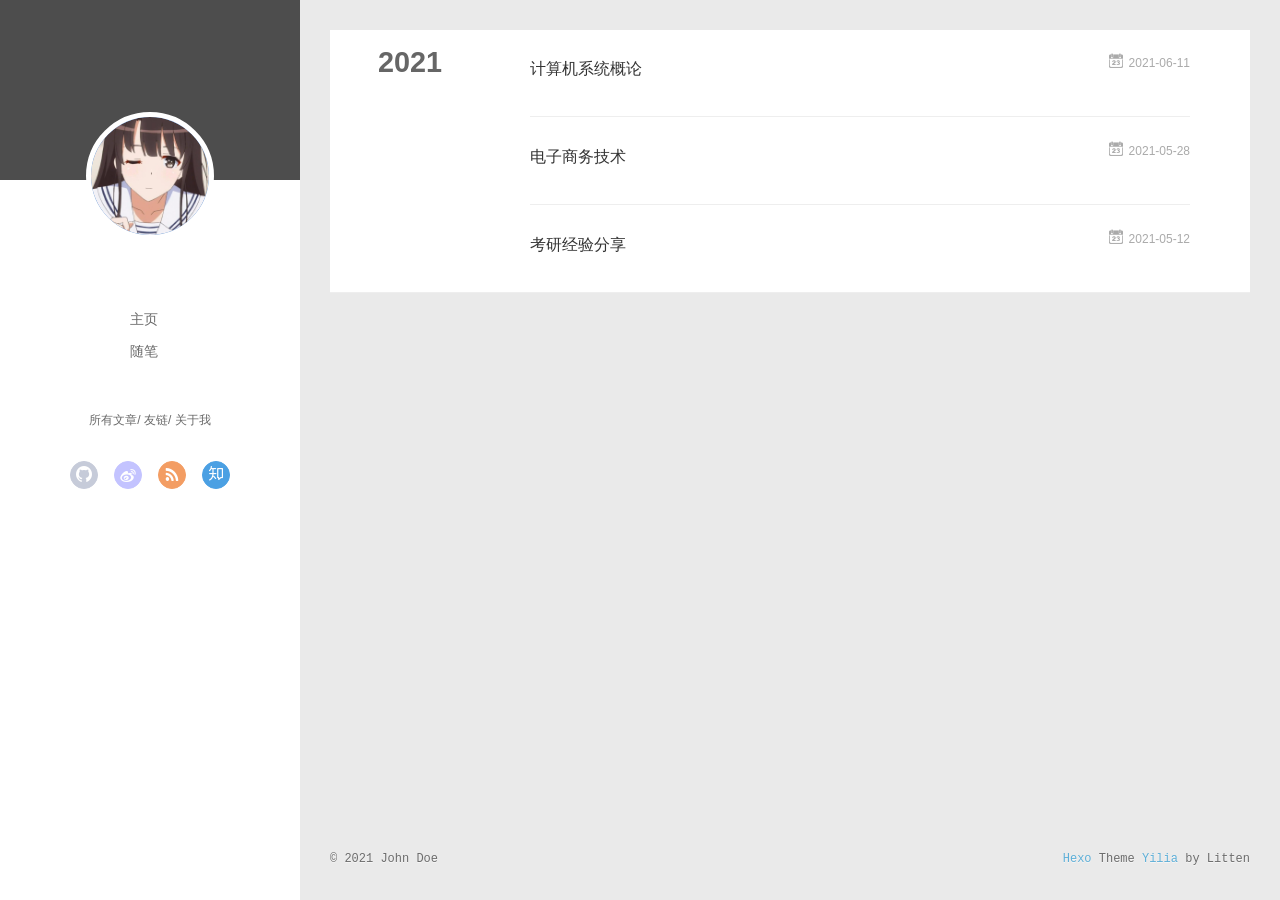
<file: archives/2021/index.html>
<!DOCTYPE html>
<html>
<head>
  <meta charset="utf-8">
  
  <meta name="renderer" content="webkit">
  <meta http-equiv="X-UA-Compatible" content="IE=edge" >
  <link rel="dns-prefetch" href="http://example.com">
  <title>Archives: 2021 | Hexo</title>
  <meta name="viewport" content="width=device-width, initial-scale=1, maximum-scale=1">
  <meta property="og:type" content="website">
<meta property="og:title" content="Hexo">
<meta property="og:url" content="http://example.com/archives/2021/index.html">
<meta property="og:site_name" content="Hexo">
<meta property="og:locale" content="en_US">
<meta property="article:author" content="John Doe">
<meta name="twitter:card" content="summary">
  
    <link rel="alternative" href="/atom.xml" title="Hexo" type="application/atom+xml">
  
  
    <link rel="icon" href="/favicon.png">
  
  <link rel="stylesheet" type="text/css" href="/./main.0cf68a.css">
  <style type="text/css">
  
    #container.show {
      background: linear-gradient(200deg,#a0cfe4,#e8c37e);
    }
  </style>
  

  

<meta name="generator" content="Hexo 5.4.0"></head>

<body>
  <div id="container" q-class="show:isCtnShow">
    <canvas id="anm-canvas" class="anm-canvas"></canvas>
    <div class="left-col" q-class="show:isShow">
      
<div class="overlay" style="background: #4d4d4d"></div>
<div class="intrude-less">
	<header id="header" class="inner">
		<a href="/" class="profilepic">
			<img src="/img/avatar.gif" class="js-avatar">
		</a>
		<hgroup>
		  <h1 class="header-author"><a href="/"></a></h1>
		</hgroup>
		

		<nav class="header-menu">
			<ul>
			
				<li><a href="/">主页</a></li>
	        
				<li><a href="/tags/%E9%9A%8F%E7%AC%94/">随笔</a></li>
	        
			</ul>
		</nav>
		<nav class="header-smart-menu">
    		
    			
    			<a q-on="click: openSlider(e, 'innerArchive')" href="javascript:void(0)">所有文章</a>
    			
            
    			
    			<a q-on="click: openSlider(e, 'friends')" href="javascript:void(0)">友链</a>
    			
            
    			
    			<a q-on="click: openSlider(e, 'aboutme')" href="javascript:void(0)">关于我</a>
    			
            
		</nav>
		<nav class="header-nav">
			<div class="social">
				
					<a class="github" target="_blank" href="#" title="github"><i class="icon-github"></i></a>
		        
					<a class="weibo" target="_blank" href="#" title="weibo"><i class="icon-weibo"></i></a>
		        
					<a class="rss" target="_blank" href="#" title="rss"><i class="icon-rss"></i></a>
		        
					<a class="zhihu" target="_blank" href="#" title="zhihu"><i class="icon-zhihu"></i></a>
		        
			</div>
		</nav>
	</header>		
</div>

    </div>
    <div class="mid-col" q-class="show:isShow,hide:isShow|isFalse">
      
<nav id="mobile-nav">
  	<div class="overlay js-overlay" style="background: #4d4d4d"></div>
	<div class="btnctn js-mobile-btnctn">
  		<div class="slider-trigger list" q-on="click: openSlider(e)"><i class="icon icon-sort"></i></div>
	</div>
	<div class="intrude-less">
		<header id="header" class="inner">
			<div class="profilepic">
				<img src="/img/avatar.gif" class="js-avatar">
			</div>
			<hgroup>
			  <h1 class="header-author js-header-author"></h1>
			</hgroup>
			
			
			
				
			
				
			
			
			
			<nav class="header-nav">
				<div class="social">
					
						<a class="github" target="_blank" href="#" title="github"><i class="icon-github"></i></a>
			        
						<a class="weibo" target="_blank" href="#" title="weibo"><i class="icon-weibo"></i></a>
			        
						<a class="rss" target="_blank" href="#" title="rss"><i class="icon-rss"></i></a>
			        
						<a class="zhihu" target="_blank" href="#" title="zhihu"><i class="icon-zhihu"></i></a>
			        
				</div>
			</nav>

			<nav class="header-menu js-header-menu">
				<ul style="width: 50%">
				
				
					<li style="width: 50%"><a href="/">主页</a></li>
		        
					<li style="width: 50%"><a href="/tags/%E9%9A%8F%E7%AC%94/">随笔</a></li>
		        
				</ul>
			</nav>
		</header>				
	</div>
	<div class="mobile-mask" style="display:none" q-show="isShow"></div>
</nav>

      <div id="wrapper" class="body-wrap">
        <div class="menu-l">
          <div class="canvas-wrap">
            <canvas data-colors="#eaeaea" data-sectionHeight="100" data-contentId="js-content" id="myCanvas1" class="anm-canvas"></canvas>
          </div>
          <div id="js-content" class="content-ll">
            
  
  
    
    
      
      
      <section class="archives-wrap">
        <div class="archive-year-wrap">
          <a href="/archives/2021" class="archive-year">2021</a>
        </div>
        <div class="archives">
    
    <article class="archive-article archive-type-post">
  <div class="archive-article-inner">
    <header class="archive-article-header">
      	<div class="article-meta">
	      	<a href="/2021/06/11/jigai/" class="archive-article-date">
  	<time datetime="2021-06-11T07:11:48.000Z" itemprop="datePublished"><i class="icon-calendar icon"></i>2021-06-11</time>
</a>
        </div>
    	 
  
    <h1 itemprop="name">
      <a class="archive-article-title" href="/2021/06/11/jigai/">计算机系统概论</a>
    </h1>
  

        <div class="article-info info-on-right">
          
          

        </div>
        <div class="clearfix"></div>
    </header>
  </div>
</article>
  
    
    
    <article class="archive-article archive-type-post">
  <div class="archive-article-inner">
    <header class="archive-article-header">
      	<div class="article-meta">
	      	<a href="/2021/05/28/dianzishangwu/" class="archive-article-date">
  	<time datetime="2021-05-28T08:08:42.000Z" itemprop="datePublished"><i class="icon-calendar icon"></i>2021-05-28</time>
</a>
        </div>
    	 
  
    <h1 itemprop="name">
      <a class="archive-article-title" href="/2021/05/28/dianzishangwu/">电子商务技术</a>
    </h1>
  

        <div class="article-info info-on-right">
          
          

        </div>
        <div class="clearfix"></div>
    </header>
  </div>
</article>
  
    
    
    <article class="archive-article archive-type-post">
  <div class="archive-article-inner">
    <header class="archive-article-header">
      	<div class="article-meta">
	      	<a href="/2021/05/12/aaa/" class="archive-article-date">
  	<time datetime="2021-05-12T14:44:00.000Z" itemprop="datePublished"><i class="icon-calendar icon"></i>2021-05-12</time>
</a>
        </div>
    	 
  
    <h1 itemprop="name">
      <a class="archive-article-title" href="/2021/05/12/aaa/">考研经验分享</a>
    </h1>
  

        <div class="article-info info-on-right">
          
          

        </div>
        <div class="clearfix"></div>
    </header>
  </div>
</article>
  
  
    </div></section>
  

    


          </div>
        </div>
      </div>
      <footer id="footer">
  <div class="outer">
    <div id="footer-info">
    	<div class="footer-left">
    		&copy; 2021 John Doe
    	</div>
      	<div class="footer-right">
      		<a href="http://hexo.io/" target="_blank">Hexo</a>  Theme <a href="https://github.com/litten/hexo-theme-yilia" target="_blank">Yilia</a> by Litten
      	</div>
    </div>
  </div>
</footer>
    </div>
    <script>
	var yiliaConfig = {
		mathjax: false,
		isHome: false,
		isPost: false,
		isArchive: true,
		isTag: false,
		isCategory: false,
		open_in_new: false,
		toc_hide_index: true,
		root: "/",
		innerArchive: true,
		showTags: false
	}
</script>

<script>!function(t){function n(e){if(r[e])return r[e].exports;var i=r[e]={exports:{},id:e,loaded:!1};return t[e].call(i.exports,i,i.exports,n),i.loaded=!0,i.exports}var r={};n.m=t,n.c=r,n.p="./",n(0)}([function(t,n,r){r(195),t.exports=r(191)},function(t,n,r){var e=r(3),i=r(52),o=r(27),u=r(28),c=r(53),f="prototype",a=function(t,n,r){var s,l,h,v,p=t&a.F,d=t&a.G,y=t&a.S,g=t&a.P,b=t&a.B,m=d?e:y?e[n]||(e[n]={}):(e[n]||{})[f],x=d?i:i[n]||(i[n]={}),w=x[f]||(x[f]={});d&&(r=n);for(s in r)l=!p&&m&&void 0!==m[s],h=(l?m:r)[s],v=b&&l?c(h,e):g&&"function"==typeof h?c(Function.call,h):h,m&&u(m,s,h,t&a.U),x[s]!=h&&o(x,s,v),g&&w[s]!=h&&(w[s]=h)};e.core=i,a.F=1,a.G=2,a.S=4,a.P=8,a.B=16,a.W=32,a.U=64,a.R=128,t.exports=a},function(t,n,r){var e=r(6);t.exports=function(t){if(!e(t))throw TypeError(t+" is not an object!");return t}},function(t,n){var r=t.exports="undefined"!=typeof window&&window.Math==Math?window:"undefined"!=typeof self&&self.Math==Math?self:Function("return this")();"number"==typeof __g&&(__g=r)},function(t,n){t.exports=function(t){try{return!!t()}catch(t){return!0}}},function(t,n){var r=t.exports="undefined"!=typeof window&&window.Math==Math?window:"undefined"!=typeof self&&self.Math==Math?self:Function("return this")();"number"==typeof __g&&(__g=r)},function(t,n){t.exports=function(t){return"object"==typeof t?null!==t:"function"==typeof t}},function(t,n,r){var e=r(126)("wks"),i=r(76),o=r(3).Symbol,u="function"==typeof o;(t.exports=function(t){return e[t]||(e[t]=u&&o[t]||(u?o:i)("Symbol."+t))}).store=e},function(t,n){var r={}.hasOwnProperty;t.exports=function(t,n){return r.call(t,n)}},function(t,n,r){var e=r(94),i=r(33);t.exports=function(t){return e(i(t))}},function(t,n,r){t.exports=!r(4)(function(){return 7!=Object.defineProperty({},"a",{get:function(){return 7}}).a})},function(t,n,r){var e=r(2),i=r(167),o=r(50),u=Object.defineProperty;n.f=r(10)?Object.defineProperty:function(t,n,r){if(e(t),n=o(n,!0),e(r),i)try{return u(t,n,r)}catch(t){}if("get"in r||"set"in r)throw TypeError("Accessors not supported!");return"value"in r&&(t[n]=r.value),t}},function(t,n,r){t.exports=!r(18)(function(){return 7!=Object.defineProperty({},"a",{get:function(){return 7}}).a})},function(t,n,r){var e=r(14),i=r(22);t.exports=r(12)?function(t,n,r){return e.f(t,n,i(1,r))}:function(t,n,r){return t[n]=r,t}},function(t,n,r){var e=r(20),i=r(58),o=r(42),u=Object.defineProperty;n.f=r(12)?Object.defineProperty:function(t,n,r){if(e(t),n=o(n,!0),e(r),i)try{return u(t,n,r)}catch(t){}if("get"in r||"set"in r)throw TypeError("Accessors not supported!");return"value"in r&&(t[n]=r.value),t}},function(t,n,r){var e=r(40)("wks"),i=r(23),o=r(5).Symbol,u="function"==typeof o;(t.exports=function(t){return e[t]||(e[t]=u&&o[t]||(u?o:i)("Symbol."+t))}).store=e},function(t,n,r){var e=r(67),i=Math.min;t.exports=function(t){return t>0?i(e(t),9007199254740991):0}},function(t,n,r){var e=r(46);t.exports=function(t){return Object(e(t))}},function(t,n){t.exports=function(t){try{return!!t()}catch(t){return!0}}},function(t,n,r){var e=r(63),i=r(34);t.exports=Object.keys||function(t){return e(t,i)}},function(t,n,r){var e=r(21);t.exports=function(t){if(!e(t))throw TypeError(t+" is not an object!");return t}},function(t,n){t.exports=function(t){return"object"==typeof t?null!==t:"function"==typeof t}},function(t,n){t.exports=function(t,n){return{enumerable:!(1&t),configurable:!(2&t),writable:!(4&t),value:n}}},function(t,n){var r=0,e=Math.random();t.exports=function(t){return"Symbol(".concat(void 0===t?"":t,")_",(++r+e).toString(36))}},function(t,n){var r={}.hasOwnProperty;t.exports=function(t,n){return r.call(t,n)}},function(t,n){var r=t.exports={version:"2.4.0"};"number"==typeof __e&&(__e=r)},function(t,n){t.exports=function(t){if("function"!=typeof t)throw TypeError(t+" is not a function!");return t}},function(t,n,r){var e=r(11),i=r(66);t.exports=r(10)?function(t,n,r){return e.f(t,n,i(1,r))}:function(t,n,r){return t[n]=r,t}},function(t,n,r){var e=r(3),i=r(27),o=r(24),u=r(76)("src"),c="toString",f=Function[c],a=(""+f).split(c);r(52).inspectSource=function(t){return f.call(t)},(t.exports=function(t,n,r,c){var f="function"==typeof r;f&&(o(r,"name")||i(r,"name",n)),t[n]!==r&&(f&&(o(r,u)||i(r,u,t[n]?""+t[n]:a.join(String(n)))),t===e?t[n]=r:c?t[n]?t[n]=r:i(t,n,r):(delete t[n],i(t,n,r)))})(Function.prototype,c,function(){return"function"==typeof this&&this[u]||f.call(this)})},function(t,n,r){var e=r(1),i=r(4),o=r(46),u=function(t,n,r,e){var i=String(o(t)),u="<"+n;return""!==r&&(u+=" "+r+'="'+String(e).replace(/"/g,"&quot;")+'"'),u+">"+i+"</"+n+">"};t.exports=function(t,n){var r={};r[t]=n(u),e(e.P+e.F*i(function(){var n=""[t]('"');return n!==n.toLowerCase()||n.split('"').length>3}),"String",r)}},function(t,n,r){var e=r(115),i=r(46);t.exports=function(t){return e(i(t))}},function(t,n,r){var e=r(116),i=r(66),o=r(30),u=r(50),c=r(24),f=r(167),a=Object.getOwnPropertyDescriptor;n.f=r(10)?a:function(t,n){if(t=o(t),n=u(n,!0),f)try{return a(t,n)}catch(t){}if(c(t,n))return i(!e.f.call(t,n),t[n])}},function(t,n,r){var e=r(24),i=r(17),o=r(145)("IE_PROTO"),u=Object.prototype;t.exports=Object.getPrototypeOf||function(t){return t=i(t),e(t,o)?t[o]:"function"==typeof t.constructor&&t instanceof t.constructor?t.constructor.prototype:t instanceof Object?u:null}},function(t,n){t.exports=function(t){if(void 0==t)throw TypeError("Can't call method on  "+t);return t}},function(t,n){t.exports="constructor,hasOwnProperty,isPrototypeOf,propertyIsEnumerable,toLocaleString,toString,valueOf".split(",")},function(t,n){t.exports={}},function(t,n){t.exports=!0},function(t,n){n.f={}.propertyIsEnumerable},function(t,n,r){var e=r(14).f,i=r(8),o=r(15)("toStringTag");t.exports=function(t,n,r){t&&!i(t=r?t:t.prototype,o)&&e(t,o,{configurable:!0,value:n})}},function(t,n,r){var e=r(40)("keys"),i=r(23);t.exports=function(t){return e[t]||(e[t]=i(t))}},function(t,n,r){var e=r(5),i="__core-js_shared__",o=e[i]||(e[i]={});t.exports=function(t){return o[t]||(o[t]={})}},function(t,n){var r=Math.ceil,e=Math.floor;t.exports=function(t){return isNaN(t=+t)?0:(t>0?e:r)(t)}},function(t,n,r){var e=r(21);t.exports=function(t,n){if(!e(t))return t;var r,i;if(n&&"function"==typeof(r=t.toString)&&!e(i=r.call(t)))return i;if("function"==typeof(r=t.valueOf)&&!e(i=r.call(t)))return i;if(!n&&"function"==typeof(r=t.toString)&&!e(i=r.call(t)))return i;throw TypeError("Can't convert object to primitive value")}},function(t,n,r){var e=r(5),i=r(25),o=r(36),u=r(44),c=r(14).f;t.exports=function(t){var n=i.Symbol||(i.Symbol=o?{}:e.Symbol||{});"_"==t.charAt(0)||t in n||c(n,t,{value:u.f(t)})}},function(t,n,r){n.f=r(15)},function(t,n){var r={}.toString;t.exports=function(t){return r.call(t).slice(8,-1)}},function(t,n){t.exports=function(t){if(void 0==t)throw TypeError("Can't call method on  "+t);return t}},function(t,n,r){var e=r(4);t.exports=function(t,n){return!!t&&e(function(){n?t.call(null,function(){},1):t.call(null)})}},function(t,n,r){var e=r(53),i=r(115),o=r(17),u=r(16),c=r(203);t.exports=function(t,n){var r=1==t,f=2==t,a=3==t,s=4==t,l=6==t,h=5==t||l,v=n||c;return function(n,c,p){for(var d,y,g=o(n),b=i(g),m=e(c,p,3),x=u(b.length),w=0,S=r?v(n,x):f?v(n,0):void 0;x>w;w++)if((h||w in b)&&(d=b[w],y=m(d,w,g),t))if(r)S[w]=y;else if(y)switch(t){case 3:return!0;case 5:return d;case 6:return w;case 2:S.push(d)}else if(s)return!1;return l?-1:a||s?s:S}}},function(t,n,r){var e=r(1),i=r(52),o=r(4);t.exports=function(t,n){var r=(i.Object||{})[t]||Object[t],u={};u[t]=n(r),e(e.S+e.F*o(function(){r(1)}),"Object",u)}},function(t,n,r){var e=r(6);t.exports=function(t,n){if(!e(t))return t;var r,i;if(n&&"function"==typeof(r=t.toString)&&!e(i=r.call(t)))return i;if("function"==typeof(r=t.valueOf)&&!e(i=r.call(t)))return i;if(!n&&"function"==typeof(r=t.toString)&&!e(i=r.call(t)))return i;throw TypeError("Can't convert object to primitive value")}},function(t,n,r){var e=r(5),i=r(25),o=r(91),u=r(13),c="prototype",f=function(t,n,r){var a,s,l,h=t&f.F,v=t&f.G,p=t&f.S,d=t&f.P,y=t&f.B,g=t&f.W,b=v?i:i[n]||(i[n]={}),m=b[c],x=v?e:p?e[n]:(e[n]||{})[c];v&&(r=n);for(a in r)(s=!h&&x&&void 0!==x[a])&&a in b||(l=s?x[a]:r[a],b[a]=v&&"function"!=typeof x[a]?r[a]:y&&s?o(l,e):g&&x[a]==l?function(t){var n=function(n,r,e){if(this instanceof t){switch(arguments.length){case 0:return new t;case 1:return new t(n);case 2:return new t(n,r)}return new t(n,r,e)}return t.apply(this,arguments)};return n[c]=t[c],n}(l):d&&"function"==typeof l?o(Function.call,l):l,d&&((b.virtual||(b.virtual={}))[a]=l,t&f.R&&m&&!m[a]&&u(m,a,l)))};f.F=1,f.G=2,f.S=4,f.P=8,f.B=16,f.W=32,f.U=64,f.R=128,t.exports=f},function(t,n){var r=t.exports={version:"2.4.0"};"number"==typeof __e&&(__e=r)},function(t,n,r){var e=r(26);t.exports=function(t,n,r){if(e(t),void 0===n)return t;switch(r){case 1:return function(r){return t.call(n,r)};case 2:return function(r,e){return t.call(n,r,e)};case 3:return function(r,e,i){return t.call(n,r,e,i)}}return function(){return t.apply(n,arguments)}}},function(t,n,r){var e=r(183),i=r(1),o=r(126)("metadata"),u=o.store||(o.store=new(r(186))),c=function(t,n,r){var i=u.get(t);if(!i){if(!r)return;u.set(t,i=new e)}var o=i.get(n);if(!o){if(!r)return;i.set(n,o=new e)}return o},f=function(t,n,r){var e=c(n,r,!1);return void 0!==e&&e.has(t)},a=function(t,n,r){var e=c(n,r,!1);return void 0===e?void 0:e.get(t)},s=function(t,n,r,e){c(r,e,!0).set(t,n)},l=function(t,n){var r=c(t,n,!1),e=[];return r&&r.forEach(function(t,n){e.push(n)}),e},h=function(t){return void 0===t||"symbol"==typeof t?t:String(t)},v=function(t){i(i.S,"Reflect",t)};t.exports={store:u,map:c,has:f,get:a,set:s,keys:l,key:h,exp:v}},function(t,n,r){"use strict";if(r(10)){var e=r(69),i=r(3),o=r(4),u=r(1),c=r(127),f=r(152),a=r(53),s=r(68),l=r(66),h=r(27),v=r(73),p=r(67),d=r(16),y=r(75),g=r(50),b=r(24),m=r(180),x=r(114),w=r(6),S=r(17),_=r(137),O=r(70),E=r(32),P=r(71).f,j=r(154),F=r(76),M=r(7),A=r(48),N=r(117),T=r(146),I=r(155),k=r(80),L=r(123),R=r(74),C=r(130),D=r(160),U=r(11),W=r(31),G=U.f,B=W.f,V=i.RangeError,z=i.TypeError,q=i.Uint8Array,K="ArrayBuffer",J="Shared"+K,Y="BYTES_PER_ELEMENT",H="prototype",$=Array[H],X=f.ArrayBuffer,Q=f.DataView,Z=A(0),tt=A(2),nt=A(3),rt=A(4),et=A(5),it=A(6),ot=N(!0),ut=N(!1),ct=I.values,ft=I.keys,at=I.entries,st=$.lastIndexOf,lt=$.reduce,ht=$.reduceRight,vt=$.join,pt=$.sort,dt=$.slice,yt=$.toString,gt=$.toLocaleString,bt=M("iterator"),mt=M("toStringTag"),xt=F("typed_constructor"),wt=F("def_constructor"),St=c.CONSTR,_t=c.TYPED,Ot=c.VIEW,Et="Wrong length!",Pt=A(1,function(t,n){return Tt(T(t,t[wt]),n)}),jt=o(function(){return 1===new q(new Uint16Array([1]).buffer)[0]}),Ft=!!q&&!!q[H].set&&o(function(){new q(1).set({})}),Mt=function(t,n){if(void 0===t)throw z(Et);var r=+t,e=d(t);if(n&&!m(r,e))throw V(Et);return e},At=function(t,n){var r=p(t);if(r<0||r%n)throw V("Wrong offset!");return r},Nt=function(t){if(w(t)&&_t in t)return t;throw z(t+" is not a typed array!")},Tt=function(t,n){if(!(w(t)&&xt in t))throw z("It is not a typed array constructor!");return new t(n)},It=function(t,n){return kt(T(t,t[wt]),n)},kt=function(t,n){for(var r=0,e=n.length,i=Tt(t,e);e>r;)i[r]=n[r++];return i},Lt=function(t,n,r){G(t,n,{get:function(){return this._d[r]}})},Rt=function(t){var n,r,e,i,o,u,c=S(t),f=arguments.length,s=f>1?arguments[1]:void 0,l=void 0!==s,h=j(c);if(void 0!=h&&!_(h)){for(u=h.call(c),e=[],n=0;!(o=u.next()).done;n++)e.push(o.value);c=e}for(l&&f>2&&(s=a(s,arguments[2],2)),n=0,r=d(c.length),i=Tt(this,r);r>n;n++)i[n]=l?s(c[n],n):c[n];return i},Ct=function(){for(var t=0,n=arguments.length,r=Tt(this,n);n>t;)r[t]=arguments[t++];return r},Dt=!!q&&o(function(){gt.call(new q(1))}),Ut=function(){return gt.apply(Dt?dt.call(Nt(this)):Nt(this),arguments)},Wt={copyWithin:function(t,n){return D.call(Nt(this),t,n,arguments.length>2?arguments[2]:void 0)},every:function(t){return rt(Nt(this),t,arguments.length>1?arguments[1]:void 0)},fill:function(t){return C.apply(Nt(this),arguments)},filter:function(t){return It(this,tt(Nt(this),t,arguments.length>1?arguments[1]:void 0))},find:function(t){return et(Nt(this),t,arguments.length>1?arguments[1]:void 0)},findIndex:function(t){return it(Nt(this),t,arguments.length>1?arguments[1]:void 0)},forEach:function(t){Z(Nt(this),t,arguments.length>1?arguments[1]:void 0)},indexOf:function(t){return ut(Nt(this),t,arguments.length>1?arguments[1]:void 0)},includes:function(t){return ot(Nt(this),t,arguments.length>1?arguments[1]:void 0)},join:function(t){return vt.apply(Nt(this),arguments)},lastIndexOf:function(t){return st.apply(Nt(this),arguments)},map:function(t){return Pt(Nt(this),t,arguments.length>1?arguments[1]:void 0)},reduce:function(t){return lt.apply(Nt(this),arguments)},reduceRight:function(t){return ht.apply(Nt(this),arguments)},reverse:function(){for(var t,n=this,r=Nt(n).length,e=Math.floor(r/2),i=0;i<e;)t=n[i],n[i++]=n[--r],n[r]=t;return n},some:function(t){return nt(Nt(this),t,arguments.length>1?arguments[1]:void 0)},sort:function(t){return pt.call(Nt(this),t)},subarray:function(t,n){var r=Nt(this),e=r.length,i=y(t,e);return new(T(r,r[wt]))(r.buffer,r.byteOffset+i*r.BYTES_PER_ELEMENT,d((void 0===n?e:y(n,e))-i))}},Gt=function(t,n){return It(this,dt.call(Nt(this),t,n))},Bt=function(t){Nt(this);var n=At(arguments[1],1),r=this.length,e=S(t),i=d(e.length),o=0;if(i+n>r)throw V(Et);for(;o<i;)this[n+o]=e[o++]},Vt={entries:function(){return at.call(Nt(this))},keys:function(){return ft.call(Nt(this))},values:function(){return ct.call(Nt(this))}},zt=function(t,n){return w(t)&&t[_t]&&"symbol"!=typeof n&&n in t&&String(+n)==String(n)},qt=function(t,n){return zt(t,n=g(n,!0))?l(2,t[n]):B(t,n)},Kt=function(t,n,r){return!(zt(t,n=g(n,!0))&&w(r)&&b(r,"value"))||b(r,"get")||b(r,"set")||r.configurable||b(r,"writable")&&!r.writable||b(r,"enumerable")&&!r.enumerable?G(t,n,r):(t[n]=r.value,t)};St||(W.f=qt,U.f=Kt),u(u.S+u.F*!St,"Object",{getOwnPropertyDescriptor:qt,defineProperty:Kt}),o(function(){yt.call({})})&&(yt=gt=function(){return vt.call(this)});var Jt=v({},Wt);v(Jt,Vt),h(Jt,bt,Vt.values),v(Jt,{slice:Gt,set:Bt,constructor:function(){},toString:yt,toLocaleString:Ut}),Lt(Jt,"buffer","b"),Lt(Jt,"byteOffset","o"),Lt(Jt,"byteLength","l"),Lt(Jt,"length","e"),G(Jt,mt,{get:function(){return this[_t]}}),t.exports=function(t,n,r,f){f=!!f;var a=t+(f?"Clamped":"")+"Array",l="Uint8Array"!=a,v="get"+t,p="set"+t,y=i[a],g=y||{},b=y&&E(y),m=!y||!c.ABV,S={},_=y&&y[H],j=function(t,r){var e=t._d;return e.v[v](r*n+e.o,jt)},F=function(t,r,e){var i=t._d;f&&(e=(e=Math.round(e))<0?0:e>255?255:255&e),i.v[p](r*n+i.o,e,jt)},M=function(t,n){G(t,n,{get:function(){return j(this,n)},set:function(t){return F(this,n,t)},enumerable:!0})};m?(y=r(function(t,r,e,i){s(t,y,a,"_d");var o,u,c,f,l=0,v=0;if(w(r)){if(!(r instanceof X||(f=x(r))==K||f==J))return _t in r?kt(y,r):Rt.call(y,r);o=r,v=At(e,n);var p=r.byteLength;if(void 0===i){if(p%n)throw V(Et);if((u=p-v)<0)throw V(Et)}else if((u=d(i)*n)+v>p)throw V(Et);c=u/n}else c=Mt(r,!0),u=c*n,o=new X(u);for(h(t,"_d",{b:o,o:v,l:u,e:c,v:new Q(o)});l<c;)M(t,l++)}),_=y[H]=O(Jt),h(_,"constructor",y)):L(function(t){new y(null),new y(t)},!0)||(y=r(function(t,r,e,i){s(t,y,a);var o;return w(r)?r instanceof X||(o=x(r))==K||o==J?void 0!==i?new g(r,At(e,n),i):void 0!==e?new g(r,At(e,n)):new g(r):_t in r?kt(y,r):Rt.call(y,r):new g(Mt(r,l))}),Z(b!==Function.prototype?P(g).concat(P(b)):P(g),function(t){t in y||h(y,t,g[t])}),y[H]=_,e||(_.constructor=y));var A=_[bt],N=!!A&&("values"==A.name||void 0==A.name),T=Vt.values;h(y,xt,!0),h(_,_t,a),h(_,Ot,!0),h(_,wt,y),(f?new y(1)[mt]==a:mt in _)||G(_,mt,{get:function(){return a}}),S[a]=y,u(u.G+u.W+u.F*(y!=g),S),u(u.S,a,{BYTES_PER_ELEMENT:n,from:Rt,of:Ct}),Y in _||h(_,Y,n),u(u.P,a,Wt),R(a),u(u.P+u.F*Ft,a,{set:Bt}),u(u.P+u.F*!N,a,Vt),u(u.P+u.F*(_.toString!=yt),a,{toString:yt}),u(u.P+u.F*o(function(){new y(1).slice()}),a,{slice:Gt}),u(u.P+u.F*(o(function(){return[1,2].toLocaleString()!=new y([1,2]).toLocaleString()})||!o(function(){_.toLocaleString.call([1,2])})),a,{toLocaleString:Ut}),k[a]=N?A:T,e||N||h(_,bt,T)}}else t.exports=function(){}},function(t,n){var r={}.toString;t.exports=function(t){return r.call(t).slice(8,-1)}},function(t,n,r){var e=r(21),i=r(5).document,o=e(i)&&e(i.createElement);t.exports=function(t){return o?i.createElement(t):{}}},function(t,n,r){t.exports=!r(12)&&!r(18)(function(){return 7!=Object.defineProperty(r(57)("div"),"a",{get:function(){return 7}}).a})},function(t,n,r){"use strict";var e=r(36),i=r(51),o=r(64),u=r(13),c=r(8),f=r(35),a=r(96),s=r(38),l=r(103),h=r(15)("iterator"),v=!([].keys&&"next"in[].keys()),p="keys",d="values",y=function(){return this};t.exports=function(t,n,r,g,b,m,x){a(r,n,g);var w,S,_,O=function(t){if(!v&&t in F)return F[t];switch(t){case p:case d:return function(){return new r(this,t)}}return function(){return new r(this,t)}},E=n+" Iterator",P=b==d,j=!1,F=t.prototype,M=F[h]||F["@@iterator"]||b&&F[b],A=M||O(b),N=b?P?O("entries"):A:void 0,T="Array"==n?F.entries||M:M;if(T&&(_=l(T.call(new t)))!==Object.prototype&&(s(_,E,!0),e||c(_,h)||u(_,h,y)),P&&M&&M.name!==d&&(j=!0,A=function(){return M.call(this)}),e&&!x||!v&&!j&&F[h]||u(F,h,A),f[n]=A,f[E]=y,b)if(w={values:P?A:O(d),keys:m?A:O(p),entries:N},x)for(S in w)S in F||o(F,S,w[S]);else i(i.P+i.F*(v||j),n,w);return w}},function(t,n,r){var e=r(20),i=r(100),o=r(34),u=r(39)("IE_PROTO"),c=function(){},f="prototype",a=function(){var t,n=r(57)("iframe"),e=o.length;for(n.style.display="none",r(93).appendChild(n),n.src="javascript:",t=n.contentWindow.document,t.open(),t.write("<script>document.F=Object<\/script>"),t.close(),a=t.F;e--;)delete a[f][o[e]];return a()};t.exports=Object.create||function(t,n){var r;return null!==t?(c[f]=e(t),r=new c,c[f]=null,r[u]=t):r=a(),void 0===n?r:i(r,n)}},function(t,n,r){var e=r(63),i=r(34).concat("length","prototype");n.f=Object.getOwnPropertyNames||function(t){return e(t,i)}},function(t,n){n.f=Object.getOwnPropertySymbols},function(t,n,r){var e=r(8),i=r(9),o=r(90)(!1),u=r(39)("IE_PROTO");t.exports=function(t,n){var r,c=i(t),f=0,a=[];for(r in c)r!=u&&e(c,r)&&a.push(r);for(;n.length>f;)e(c,r=n[f++])&&(~o(a,r)||a.push(r));return a}},function(t,n,r){t.exports=r(13)},function(t,n,r){var e=r(76)("meta"),i=r(6),o=r(24),u=r(11).f,c=0,f=Object.isExtensible||function(){return!0},a=!r(4)(function(){return f(Object.preventExtensions({}))}),s=function(t){u(t,e,{value:{i:"O"+ ++c,w:{}}})},l=function(t,n){if(!i(t))return"symbol"==typeof t?t:("string"==typeof t?"S":"P")+t;if(!o(t,e)){if(!f(t))return"F";if(!n)return"E";s(t)}return t[e].i},h=function(t,n){if(!o(t,e)){if(!f(t))return!0;if(!n)return!1;s(t)}return t[e].w},v=function(t){return a&&p.NEED&&f(t)&&!o(t,e)&&s(t),t},p=t.exports={KEY:e,NEED:!1,fastKey:l,getWeak:h,onFreeze:v}},function(t,n){t.exports=function(t,n){return{enumerable:!(1&t),configurable:!(2&t),writable:!(4&t),value:n}}},function(t,n){var r=Math.ceil,e=Math.floor;t.exports=function(t){return isNaN(t=+t)?0:(t>0?e:r)(t)}},function(t,n){t.exports=function(t,n,r,e){if(!(t instanceof n)||void 0!==e&&e in t)throw TypeError(r+": incorrect invocation!");return t}},function(t,n){t.exports=!1},function(t,n,r){var e=r(2),i=r(173),o=r(133),u=r(145)("IE_PROTO"),c=function(){},f="prototype",a=function(){var t,n=r(132)("iframe"),e=o.length;for(n.style.display="none",r(135).appendChild(n),n.src="javascript:",t=n.contentWindow.document,t.open(),t.write("<script>document.F=Object<\/script>"),t.close(),a=t.F;e--;)delete a[f][o[e]];return a()};t.exports=Object.create||function(t,n){var r;return null!==t?(c[f]=e(t),r=new c,c[f]=null,r[u]=t):r=a(),void 0===n?r:i(r,n)}},function(t,n,r){var e=r(175),i=r(133).concat("length","prototype");n.f=Object.getOwnPropertyNames||function(t){return e(t,i)}},function(t,n,r){var e=r(175),i=r(133);t.exports=Object.keys||function(t){return e(t,i)}},function(t,n,r){var e=r(28);t.exports=function(t,n,r){for(var i in n)e(t,i,n[i],r);return t}},function(t,n,r){"use strict";var e=r(3),i=r(11),o=r(10),u=r(7)("species");t.exports=function(t){var n=e[t];o&&n&&!n[u]&&i.f(n,u,{configurable:!0,get:function(){return this}})}},function(t,n,r){var e=r(67),i=Math.max,o=Math.min;t.exports=function(t,n){return t=e(t),t<0?i(t+n,0):o(t,n)}},function(t,n){var r=0,e=Math.random();t.exports=function(t){return"Symbol(".concat(void 0===t?"":t,")_",(++r+e).toString(36))}},function(t,n,r){var e=r(33);t.exports=function(t){return Object(e(t))}},function(t,n,r){var e=r(7)("unscopables"),i=Array.prototype;void 0==i[e]&&r(27)(i,e,{}),t.exports=function(t){i[e][t]=!0}},function(t,n,r){var e=r(53),i=r(169),o=r(137),u=r(2),c=r(16),f=r(154),a={},s={},n=t.exports=function(t,n,r,l,h){var v,p,d,y,g=h?function(){return t}:f(t),b=e(r,l,n?2:1),m=0;if("function"!=typeof g)throw TypeError(t+" is not iterable!");if(o(g)){for(v=c(t.length);v>m;m++)if((y=n?b(u(p=t[m])[0],p[1]):b(t[m]))===a||y===s)return y}else for(d=g.call(t);!(p=d.next()).done;)if((y=i(d,b,p.value,n))===a||y===s)return y};n.BREAK=a,n.RETURN=s},function(t,n){t.exports={}},function(t,n,r){var e=r(11).f,i=r(24),o=r(7)("toStringTag");t.exports=function(t,n,r){t&&!i(t=r?t:t.prototype,o)&&e(t,o,{configurable:!0,value:n})}},function(t,n,r){var e=r(1),i=r(46),o=r(4),u=r(150),c="["+u+"]",f="​",a=RegExp("^"+c+c+"*"),s=RegExp(c+c+"*$"),l=function(t,n,r){var i={},c=o(function(){return!!u[t]()||f[t]()!=f}),a=i[t]=c?n(h):u[t];r&&(i[r]=a),e(e.P+e.F*c,"String",i)},h=l.trim=function(t,n){return t=String(i(t)),1&n&&(t=t.replace(a,"")),2&n&&(t=t.replace(s,"")),t};t.exports=l},function(t,n,r){t.exports={default:r(86),__esModule:!0}},function(t,n,r){t.exports={default:r(87),__esModule:!0}},function(t,n,r){"use strict";function e(t){return t&&t.__esModule?t:{default:t}}n.__esModule=!0;var i=r(84),o=e(i),u=r(83),c=e(u),f="function"==typeof c.default&&"symbol"==typeof o.default?function(t){return typeof t}:function(t){return t&&"function"==typeof c.default&&t.constructor===c.default&&t!==c.default.prototype?"symbol":typeof t};n.default="function"==typeof c.default&&"symbol"===f(o.default)?function(t){return void 0===t?"undefined":f(t)}:function(t){return t&&"function"==typeof c.default&&t.constructor===c.default&&t!==c.default.prototype?"symbol":void 0===t?"undefined":f(t)}},function(t,n,r){r(110),r(108),r(111),r(112),t.exports=r(25).Symbol},function(t,n,r){r(109),r(113),t.exports=r(44).f("iterator")},function(t,n){t.exports=function(t){if("function"!=typeof t)throw TypeError(t+" is not a function!");return t}},function(t,n){t.exports=function(){}},function(t,n,r){var e=r(9),i=r(106),o=r(105);t.exports=function(t){return function(n,r,u){var c,f=e(n),a=i(f.length),s=o(u,a);if(t&&r!=r){for(;a>s;)if((c=f[s++])!=c)return!0}else for(;a>s;s++)if((t||s in f)&&f[s]===r)return t||s||0;return!t&&-1}}},function(t,n,r){var e=r(88);t.exports=function(t,n,r){if(e(t),void 0===n)return t;switch(r){case 1:return function(r){return t.call(n,r)};case 2:return function(r,e){return t.call(n,r,e)};case 3:return function(r,e,i){return t.call(n,r,e,i)}}return function(){return t.apply(n,arguments)}}},function(t,n,r){var e=r(19),i=r(62),o=r(37);t.exports=function(t){var n=e(t),r=i.f;if(r)for(var u,c=r(t),f=o.f,a=0;c.length>a;)f.call(t,u=c[a++])&&n.push(u);return n}},function(t,n,r){t.exports=r(5).document&&document.documentElement},function(t,n,r){var e=r(56);t.exports=Object("z").propertyIsEnumerable(0)?Object:function(t){return"String"==e(t)?t.split(""):Object(t)}},function(t,n,r){var e=r(56);t.exports=Array.isArray||function(t){return"Array"==e(t)}},function(t,n,r){"use strict";var e=r(60),i=r(22),o=r(38),u={};r(13)(u,r(15)("iterator"),function(){return this}),t.exports=function(t,n,r){t.prototype=e(u,{next:i(1,r)}),o(t,n+" Iterator")}},function(t,n){t.exports=function(t,n){return{value:n,done:!!t}}},function(t,n,r){var e=r(19),i=r(9);t.exports=function(t,n){for(var r,o=i(t),u=e(o),c=u.length,f=0;c>f;)if(o[r=u[f++]]===n)return r}},function(t,n,r){var e=r(23)("meta"),i=r(21),o=r(8),u=r(14).f,c=0,f=Object.isExtensible||function(){return!0},a=!r(18)(function(){return f(Object.preventExtensions({}))}),s=function(t){u(t,e,{value:{i:"O"+ ++c,w:{}}})},l=function(t,n){if(!i(t))return"symbol"==typeof t?t:("string"==typeof t?"S":"P")+t;if(!o(t,e)){if(!f(t))return"F";if(!n)return"E";s(t)}return t[e].i},h=function(t,n){if(!o(t,e)){if(!f(t))return!0;if(!n)return!1;s(t)}return t[e].w},v=function(t){return a&&p.NEED&&f(t)&&!o(t,e)&&s(t),t},p=t.exports={KEY:e,NEED:!1,fastKey:l,getWeak:h,onFreeze:v}},function(t,n,r){var e=r(14),i=r(20),o=r(19);t.exports=r(12)?Object.defineProperties:function(t,n){i(t);for(var r,u=o(n),c=u.length,f=0;c>f;)e.f(t,r=u[f++],n[r]);return t}},function(t,n,r){var e=r(37),i=r(22),o=r(9),u=r(42),c=r(8),f=r(58),a=Object.getOwnPropertyDescriptor;n.f=r(12)?a:function(t,n){if(t=o(t),n=u(n,!0),f)try{return a(t,n)}catch(t){}if(c(t,n))return i(!e.f.call(t,n),t[n])}},function(t,n,r){var e=r(9),i=r(61).f,o={}.toString,u="object"==typeof window&&window&&Object.getOwnPropertyNames?Object.getOwnPropertyNames(window):[],c=function(t){try{return i(t)}catch(t){return u.slice()}};t.exports.f=function(t){return u&&"[object Window]"==o.call(t)?c(t):i(e(t))}},function(t,n,r){var e=r(8),i=r(77),o=r(39)("IE_PROTO"),u=Object.prototype;t.exports=Object.getPrototypeOf||function(t){return t=i(t),e(t,o)?t[o]:"function"==typeof t.constructor&&t instanceof t.constructor?t.constructor.prototype:t instanceof Object?u:null}},function(t,n,r){var e=r(41),i=r(33);t.exports=function(t){return function(n,r){var o,u,c=String(i(n)),f=e(r),a=c.length;return f<0||f>=a?t?"":void 0:(o=c.charCodeAt(f),o<55296||o>56319||f+1===a||(u=c.charCodeAt(f+1))<56320||u>57343?t?c.charAt(f):o:t?c.slice(f,f+2):u-56320+(o-55296<<10)+65536)}}},function(t,n,r){var e=r(41),i=Math.max,o=Math.min;t.exports=function(t,n){return t=e(t),t<0?i(t+n,0):o(t,n)}},function(t,n,r){var e=r(41),i=Math.min;t.exports=function(t){return t>0?i(e(t),9007199254740991):0}},function(t,n,r){"use strict";var e=r(89),i=r(97),o=r(35),u=r(9);t.exports=r(59)(Array,"Array",function(t,n){this._t=u(t),this._i=0,this._k=n},function(){var t=this._t,n=this._k,r=this._i++;return!t||r>=t.length?(this._t=void 0,i(1)):"keys"==n?i(0,r):"values"==n?i(0,t[r]):i(0,[r,t[r]])},"values"),o.Arguments=o.Array,e("keys"),e("values"),e("entries")},function(t,n){},function(t,n,r){"use strict";var e=r(104)(!0);r(59)(String,"String",function(t){this._t=String(t),this._i=0},function(){var t,n=this._t,r=this._i;return r>=n.length?{value:void 0,done:!0}:(t=e(n,r),this._i+=t.length,{value:t,done:!1})})},function(t,n,r){"use strict";var e=r(5),i=r(8),o=r(12),u=r(51),c=r(64),f=r(99).KEY,a=r(18),s=r(40),l=r(38),h=r(23),v=r(15),p=r(44),d=r(43),y=r(98),g=r(92),b=r(95),m=r(20),x=r(9),w=r(42),S=r(22),_=r(60),O=r(102),E=r(101),P=r(14),j=r(19),F=E.f,M=P.f,A=O.f,N=e.Symbol,T=e.JSON,I=T&&T.stringify,k="prototype",L=v("_hidden"),R=v("toPrimitive"),C={}.propertyIsEnumerable,D=s("symbol-registry"),U=s("symbols"),W=s("op-symbols"),G=Object[k],B="function"==typeof N,V=e.QObject,z=!V||!V[k]||!V[k].findChild,q=o&&a(function(){return 7!=_(M({},"a",{get:function(){return M(this,"a",{value:7}).a}})).a})?function(t,n,r){var e=F(G,n);e&&delete G[n],M(t,n,r),e&&t!==G&&M(G,n,e)}:M,K=function(t){var n=U[t]=_(N[k]);return n._k=t,n},J=B&&"symbol"==typeof N.iterator?function(t){return"symbol"==typeof t}:function(t){return t instanceof N},Y=function(t,n,r){return t===G&&Y(W,n,r),m(t),n=w(n,!0),m(r),i(U,n)?(r.enumerable?(i(t,L)&&t[L][n]&&(t[L][n]=!1),r=_(r,{enumerable:S(0,!1)})):(i(t,L)||M(t,L,S(1,{})),t[L][n]=!0),q(t,n,r)):M(t,n,r)},H=function(t,n){m(t);for(var r,e=g(n=x(n)),i=0,o=e.length;o>i;)Y(t,r=e[i++],n[r]);return t},$=function(t,n){return void 0===n?_(t):H(_(t),n)},X=function(t){var n=C.call(this,t=w(t,!0));return!(this===G&&i(U,t)&&!i(W,t))&&(!(n||!i(this,t)||!i(U,t)||i(this,L)&&this[L][t])||n)},Q=function(t,n){if(t=x(t),n=w(n,!0),t!==G||!i(U,n)||i(W,n)){var r=F(t,n);return!r||!i(U,n)||i(t,L)&&t[L][n]||(r.enumerable=!0),r}},Z=function(t){for(var n,r=A(x(t)),e=[],o=0;r.length>o;)i(U,n=r[o++])||n==L||n==f||e.push(n);return e},tt=function(t){for(var n,r=t===G,e=A(r?W:x(t)),o=[],u=0;e.length>u;)!i(U,n=e[u++])||r&&!i(G,n)||o.push(U[n]);return o};B||(N=function(){if(this instanceof N)throw TypeError("Symbol is not a constructor!");var t=h(arguments.length>0?arguments[0]:void 0),n=function(r){this===G&&n.call(W,r),i(this,L)&&i(this[L],t)&&(this[L][t]=!1),q(this,t,S(1,r))};return o&&z&&q(G,t,{configurable:!0,set:n}),K(t)},c(N[k],"toString",function(){return this._k}),E.f=Q,P.f=Y,r(61).f=O.f=Z,r(37).f=X,r(62).f=tt,o&&!r(36)&&c(G,"propertyIsEnumerable",X,!0),p.f=function(t){return K(v(t))}),u(u.G+u.W+u.F*!B,{Symbol:N});for(var nt="hasInstance,isConcatSpreadable,iterator,match,replace,search,species,split,toPrimitive,toStringTag,unscopables".split(","),rt=0;nt.length>rt;)v(nt[rt++]);for(var nt=j(v.store),rt=0;nt.length>rt;)d(nt[rt++]);u(u.S+u.F*!B,"Symbol",{for:function(t){return i(D,t+="")?D[t]:D[t]=N(t)},keyFor:function(t){if(J(t))return y(D,t);throw TypeError(t+" is not a symbol!")},useSetter:function(){z=!0},useSimple:function(){z=!1}}),u(u.S+u.F*!B,"Object",{create:$,defineProperty:Y,defineProperties:H,getOwnPropertyDescriptor:Q,getOwnPropertyNames:Z,getOwnPropertySymbols:tt}),T&&u(u.S+u.F*(!B||a(function(){var t=N();return"[null]"!=I([t])||"{}"!=I({a:t})||"{}"!=I(Object(t))})),"JSON",{stringify:function(t){if(void 0!==t&&!J(t)){for(var n,r,e=[t],i=1;arguments.length>i;)e.push(arguments[i++]);return n=e[1],"function"==typeof n&&(r=n),!r&&b(n)||(n=function(t,n){if(r&&(n=r.call(this,t,n)),!J(n))return n}),e[1]=n,I.apply(T,e)}}}),N[k][R]||r(13)(N[k],R,N[k].valueOf),l(N,"Symbol"),l(Math,"Math",!0),l(e.JSON,"JSON",!0)},function(t,n,r){r(43)("asyncIterator")},function(t,n,r){r(43)("observable")},function(t,n,r){r(107);for(var e=r(5),i=r(13),o=r(35),u=r(15)("toStringTag"),c=["NodeList","DOMTokenList","MediaList","StyleSheetList","CSSRuleList"],f=0;f<5;f++){var a=c[f],s=e[a],l=s&&s.prototype;l&&!l[u]&&i(l,u,a),o[a]=o.Array}},function(t,n,r){var e=r(45),i=r(7)("toStringTag"),o="Arguments"==e(function(){return arguments}()),u=function(t,n){try{return t[n]}catch(t){}};t.exports=function(t){var n,r,c;return void 0===t?"Undefined":null===t?"Null":"string"==typeof(r=u(n=Object(t),i))?r:o?e(n):"Object"==(c=e(n))&&"function"==typeof n.callee?"Arguments":c}},function(t,n,r){var e=r(45);t.exports=Object("z").propertyIsEnumerable(0)?Object:function(t){return"String"==e(t)?t.split(""):Object(t)}},function(t,n){n.f={}.propertyIsEnumerable},function(t,n,r){var e=r(30),i=r(16),o=r(75);t.exports=function(t){return function(n,r,u){var c,f=e(n),a=i(f.length),s=o(u,a);if(t&&r!=r){for(;a>s;)if((c=f[s++])!=c)return!0}else for(;a>s;s++)if((t||s in f)&&f[s]===r)return t||s||0;return!t&&-1}}},function(t,n,r){"use strict";var e=r(3),i=r(1),o=r(28),u=r(73),c=r(65),f=r(79),a=r(68),s=r(6),l=r(4),h=r(123),v=r(81),p=r(136);t.exports=function(t,n,r,d,y,g){var b=e[t],m=b,x=y?"set":"add",w=m&&m.prototype,S={},_=function(t){var n=w[t];o(w,t,"delete"==t?function(t){return!(g&&!s(t))&&n.call(this,0===t?0:t)}:"has"==t?function(t){return!(g&&!s(t))&&n.call(this,0===t?0:t)}:"get"==t?function(t){return g&&!s(t)?void 0:n.call(this,0===t?0:t)}:"add"==t?function(t){return n.call(this,0===t?0:t),this}:function(t,r){return n.call(this,0===t?0:t,r),this})};if("function"==typeof m&&(g||w.forEach&&!l(function(){(new m).entries().next()}))){var O=new m,E=O[x](g?{}:-0,1)!=O,P=l(function(){O.has(1)}),j=h(function(t){new m(t)}),F=!g&&l(function(){for(var t=new m,n=5;n--;)t[x](n,n);return!t.has(-0)});j||(m=n(function(n,r){a(n,m,t);var e=p(new b,n,m);return void 0!=r&&f(r,y,e[x],e),e}),m.prototype=w,w.constructor=m),(P||F)&&(_("delete"),_("has"),y&&_("get")),(F||E)&&_(x),g&&w.clear&&delete w.clear}else m=d.getConstructor(n,t,y,x),u(m.prototype,r),c.NEED=!0;return v(m,t),S[t]=m,i(i.G+i.W+i.F*(m!=b),S),g||d.setStrong(m,t,y),m}},function(t,n,r){"use strict";var e=r(27),i=r(28),o=r(4),u=r(46),c=r(7);t.exports=function(t,n,r){var f=c(t),a=r(u,f,""[t]),s=a[0],l=a[1];o(function(){var n={};return n[f]=function(){return 7},7!=""[t](n)})&&(i(String.prototype,t,s),e(RegExp.prototype,f,2==n?function(t,n){return l.call(t,this,n)}:function(t){return l.call(t,this)}))}
},function(t,n,r){"use strict";var e=r(2);t.exports=function(){var t=e(this),n="";return t.global&&(n+="g"),t.ignoreCase&&(n+="i"),t.multiline&&(n+="m"),t.unicode&&(n+="u"),t.sticky&&(n+="y"),n}},function(t,n){t.exports=function(t,n,r){var e=void 0===r;switch(n.length){case 0:return e?t():t.call(r);case 1:return e?t(n[0]):t.call(r,n[0]);case 2:return e?t(n[0],n[1]):t.call(r,n[0],n[1]);case 3:return e?t(n[0],n[1],n[2]):t.call(r,n[0],n[1],n[2]);case 4:return e?t(n[0],n[1],n[2],n[3]):t.call(r,n[0],n[1],n[2],n[3])}return t.apply(r,n)}},function(t,n,r){var e=r(6),i=r(45),o=r(7)("match");t.exports=function(t){var n;return e(t)&&(void 0!==(n=t[o])?!!n:"RegExp"==i(t))}},function(t,n,r){var e=r(7)("iterator"),i=!1;try{var o=[7][e]();o.return=function(){i=!0},Array.from(o,function(){throw 2})}catch(t){}t.exports=function(t,n){if(!n&&!i)return!1;var r=!1;try{var o=[7],u=o[e]();u.next=function(){return{done:r=!0}},o[e]=function(){return u},t(o)}catch(t){}return r}},function(t,n,r){t.exports=r(69)||!r(4)(function(){var t=Math.random();__defineSetter__.call(null,t,function(){}),delete r(3)[t]})},function(t,n){n.f=Object.getOwnPropertySymbols},function(t,n,r){var e=r(3),i="__core-js_shared__",o=e[i]||(e[i]={});t.exports=function(t){return o[t]||(o[t]={})}},function(t,n,r){for(var e,i=r(3),o=r(27),u=r(76),c=u("typed_array"),f=u("view"),a=!(!i.ArrayBuffer||!i.DataView),s=a,l=0,h="Int8Array,Uint8Array,Uint8ClampedArray,Int16Array,Uint16Array,Int32Array,Uint32Array,Float32Array,Float64Array".split(",");l<9;)(e=i[h[l++]])?(o(e.prototype,c,!0),o(e.prototype,f,!0)):s=!1;t.exports={ABV:a,CONSTR:s,TYPED:c,VIEW:f}},function(t,n){"use strict";var r={versions:function(){var t=window.navigator.userAgent;return{trident:t.indexOf("Trident")>-1,presto:t.indexOf("Presto")>-1,webKit:t.indexOf("AppleWebKit")>-1,gecko:t.indexOf("Gecko")>-1&&-1==t.indexOf("KHTML"),mobile:!!t.match(/AppleWebKit.*Mobile.*/),ios:!!t.match(/\(i[^;]+;( U;)? CPU.+Mac OS X/),android:t.indexOf("Android")>-1||t.indexOf("Linux")>-1,iPhone:t.indexOf("iPhone")>-1||t.indexOf("Mac")>-1,iPad:t.indexOf("iPad")>-1,webApp:-1==t.indexOf("Safari"),weixin:-1==t.indexOf("MicroMessenger")}}()};t.exports=r},function(t,n,r){"use strict";var e=r(85),i=function(t){return t&&t.__esModule?t:{default:t}}(e),o=function(){function t(t,n,e){return n||e?String.fromCharCode(n||e):r[t]||t}function n(t){return e[t]}var r={"&quot;":'"',"&lt;":"<","&gt;":">","&amp;":"&","&nbsp;":" "},e={};for(var u in r)e[r[u]]=u;return r["&apos;"]="'",e["'"]="&#39;",{encode:function(t){return t?(""+t).replace(/['<> "&]/g,n).replace(/\r?\n/g,"<br/>").replace(/\s/g,"&nbsp;"):""},decode:function(n){return n?(""+n).replace(/<br\s*\/?>/gi,"\n").replace(/&quot;|&lt;|&gt;|&amp;|&nbsp;|&apos;|&#(\d+);|&#(\d+)/g,t).replace(/\u00a0/g," "):""},encodeBase16:function(t){if(!t)return t;t+="";for(var n=[],r=0,e=t.length;e>r;r++)n.push(t.charCodeAt(r).toString(16).toUpperCase());return n.join("")},encodeBase16forJSON:function(t){if(!t)return t;t=t.replace(/[\u4E00-\u9FBF]/gi,function(t){return escape(t).replace("%u","\\u")});for(var n=[],r=0,e=t.length;e>r;r++)n.push(t.charCodeAt(r).toString(16).toUpperCase());return n.join("")},decodeBase16:function(t){if(!t)return t;t+="";for(var n=[],r=0,e=t.length;e>r;r+=2)n.push(String.fromCharCode("0x"+t.slice(r,r+2)));return n.join("")},encodeObject:function(t){if(t instanceof Array)for(var n=0,r=t.length;r>n;n++)t[n]=o.encodeObject(t[n]);else if("object"==(void 0===t?"undefined":(0,i.default)(t)))for(var e in t)t[e]=o.encodeObject(t[e]);else if("string"==typeof t)return o.encode(t);return t},loadScript:function(t){var n=document.createElement("script");document.getElementsByTagName("body")[0].appendChild(n),n.setAttribute("src",t)},addLoadEvent:function(t){var n=window.onload;"function"!=typeof window.onload?window.onload=t:window.onload=function(){n(),t()}}}}();t.exports=o},function(t,n,r){"use strict";var e=r(17),i=r(75),o=r(16);t.exports=function(t){for(var n=e(this),r=o(n.length),u=arguments.length,c=i(u>1?arguments[1]:void 0,r),f=u>2?arguments[2]:void 0,a=void 0===f?r:i(f,r);a>c;)n[c++]=t;return n}},function(t,n,r){"use strict";var e=r(11),i=r(66);t.exports=function(t,n,r){n in t?e.f(t,n,i(0,r)):t[n]=r}},function(t,n,r){var e=r(6),i=r(3).document,o=e(i)&&e(i.createElement);t.exports=function(t){return o?i.createElement(t):{}}},function(t,n){t.exports="constructor,hasOwnProperty,isPrototypeOf,propertyIsEnumerable,toLocaleString,toString,valueOf".split(",")},function(t,n,r){var e=r(7)("match");t.exports=function(t){var n=/./;try{"/./"[t](n)}catch(r){try{return n[e]=!1,!"/./"[t](n)}catch(t){}}return!0}},function(t,n,r){t.exports=r(3).document&&document.documentElement},function(t,n,r){var e=r(6),i=r(144).set;t.exports=function(t,n,r){var o,u=n.constructor;return u!==r&&"function"==typeof u&&(o=u.prototype)!==r.prototype&&e(o)&&i&&i(t,o),t}},function(t,n,r){var e=r(80),i=r(7)("iterator"),o=Array.prototype;t.exports=function(t){return void 0!==t&&(e.Array===t||o[i]===t)}},function(t,n,r){var e=r(45);t.exports=Array.isArray||function(t){return"Array"==e(t)}},function(t,n,r){"use strict";var e=r(70),i=r(66),o=r(81),u={};r(27)(u,r(7)("iterator"),function(){return this}),t.exports=function(t,n,r){t.prototype=e(u,{next:i(1,r)}),o(t,n+" Iterator")}},function(t,n,r){"use strict";var e=r(69),i=r(1),o=r(28),u=r(27),c=r(24),f=r(80),a=r(139),s=r(81),l=r(32),h=r(7)("iterator"),v=!([].keys&&"next"in[].keys()),p="keys",d="values",y=function(){return this};t.exports=function(t,n,r,g,b,m,x){a(r,n,g);var w,S,_,O=function(t){if(!v&&t in F)return F[t];switch(t){case p:case d:return function(){return new r(this,t)}}return function(){return new r(this,t)}},E=n+" Iterator",P=b==d,j=!1,F=t.prototype,M=F[h]||F["@@iterator"]||b&&F[b],A=M||O(b),N=b?P?O("entries"):A:void 0,T="Array"==n?F.entries||M:M;if(T&&(_=l(T.call(new t)))!==Object.prototype&&(s(_,E,!0),e||c(_,h)||u(_,h,y)),P&&M&&M.name!==d&&(j=!0,A=function(){return M.call(this)}),e&&!x||!v&&!j&&F[h]||u(F,h,A),f[n]=A,f[E]=y,b)if(w={values:P?A:O(d),keys:m?A:O(p),entries:N},x)for(S in w)S in F||o(F,S,w[S]);else i(i.P+i.F*(v||j),n,w);return w}},function(t,n){var r=Math.expm1;t.exports=!r||r(10)>22025.465794806718||r(10)<22025.465794806718||-2e-17!=r(-2e-17)?function(t){return 0==(t=+t)?t:t>-1e-6&&t<1e-6?t+t*t/2:Math.exp(t)-1}:r},function(t,n){t.exports=Math.sign||function(t){return 0==(t=+t)||t!=t?t:t<0?-1:1}},function(t,n,r){var e=r(3),i=r(151).set,o=e.MutationObserver||e.WebKitMutationObserver,u=e.process,c=e.Promise,f="process"==r(45)(u);t.exports=function(){var t,n,r,a=function(){var e,i;for(f&&(e=u.domain)&&e.exit();t;){i=t.fn,t=t.next;try{i()}catch(e){throw t?r():n=void 0,e}}n=void 0,e&&e.enter()};if(f)r=function(){u.nextTick(a)};else if(o){var s=!0,l=document.createTextNode("");new o(a).observe(l,{characterData:!0}),r=function(){l.data=s=!s}}else if(c&&c.resolve){var h=c.resolve();r=function(){h.then(a)}}else r=function(){i.call(e,a)};return function(e){var i={fn:e,next:void 0};n&&(n.next=i),t||(t=i,r()),n=i}}},function(t,n,r){var e=r(6),i=r(2),o=function(t,n){if(i(t),!e(n)&&null!==n)throw TypeError(n+": can't set as prototype!")};t.exports={set:Object.setPrototypeOf||("__proto__"in{}?function(t,n,e){try{e=r(53)(Function.call,r(31).f(Object.prototype,"__proto__").set,2),e(t,[]),n=!(t instanceof Array)}catch(t){n=!0}return function(t,r){return o(t,r),n?t.__proto__=r:e(t,r),t}}({},!1):void 0),check:o}},function(t,n,r){var e=r(126)("keys"),i=r(76);t.exports=function(t){return e[t]||(e[t]=i(t))}},function(t,n,r){var e=r(2),i=r(26),o=r(7)("species");t.exports=function(t,n){var r,u=e(t).constructor;return void 0===u||void 0==(r=e(u)[o])?n:i(r)}},function(t,n,r){var e=r(67),i=r(46);t.exports=function(t){return function(n,r){var o,u,c=String(i(n)),f=e(r),a=c.length;return f<0||f>=a?t?"":void 0:(o=c.charCodeAt(f),o<55296||o>56319||f+1===a||(u=c.charCodeAt(f+1))<56320||u>57343?t?c.charAt(f):o:t?c.slice(f,f+2):u-56320+(o-55296<<10)+65536)}}},function(t,n,r){var e=r(122),i=r(46);t.exports=function(t,n,r){if(e(n))throw TypeError("String#"+r+" doesn't accept regex!");return String(i(t))}},function(t,n,r){"use strict";var e=r(67),i=r(46);t.exports=function(t){var n=String(i(this)),r="",o=e(t);if(o<0||o==1/0)throw RangeError("Count can't be negative");for(;o>0;(o>>>=1)&&(n+=n))1&o&&(r+=n);return r}},function(t,n){t.exports="\t\n\v\f\r   ᠎             　\u2028\u2029\ufeff"},function(t,n,r){var e,i,o,u=r(53),c=r(121),f=r(135),a=r(132),s=r(3),l=s.process,h=s.setImmediate,v=s.clearImmediate,p=s.MessageChannel,d=0,y={},g="onreadystatechange",b=function(){var t=+this;if(y.hasOwnProperty(t)){var n=y[t];delete y[t],n()}},m=function(t){b.call(t.data)};h&&v||(h=function(t){for(var n=[],r=1;arguments.length>r;)n.push(arguments[r++]);return y[++d]=function(){c("function"==typeof t?t:Function(t),n)},e(d),d},v=function(t){delete y[t]},"process"==r(45)(l)?e=function(t){l.nextTick(u(b,t,1))}:p?(i=new p,o=i.port2,i.port1.onmessage=m,e=u(o.postMessage,o,1)):s.addEventListener&&"function"==typeof postMessage&&!s.importScripts?(e=function(t){s.postMessage(t+"","*")},s.addEventListener("message",m,!1)):e=g in a("script")?function(t){f.appendChild(a("script"))[g]=function(){f.removeChild(this),b.call(t)}}:function(t){setTimeout(u(b,t,1),0)}),t.exports={set:h,clear:v}},function(t,n,r){"use strict";var e=r(3),i=r(10),o=r(69),u=r(127),c=r(27),f=r(73),a=r(4),s=r(68),l=r(67),h=r(16),v=r(71).f,p=r(11).f,d=r(130),y=r(81),g="ArrayBuffer",b="DataView",m="prototype",x="Wrong length!",w="Wrong index!",S=e[g],_=e[b],O=e.Math,E=e.RangeError,P=e.Infinity,j=S,F=O.abs,M=O.pow,A=O.floor,N=O.log,T=O.LN2,I="buffer",k="byteLength",L="byteOffset",R=i?"_b":I,C=i?"_l":k,D=i?"_o":L,U=function(t,n,r){var e,i,o,u=Array(r),c=8*r-n-1,f=(1<<c)-1,a=f>>1,s=23===n?M(2,-24)-M(2,-77):0,l=0,h=t<0||0===t&&1/t<0?1:0;for(t=F(t),t!=t||t===P?(i=t!=t?1:0,e=f):(e=A(N(t)/T),t*(o=M(2,-e))<1&&(e--,o*=2),t+=e+a>=1?s/o:s*M(2,1-a),t*o>=2&&(e++,o/=2),e+a>=f?(i=0,e=f):e+a>=1?(i=(t*o-1)*M(2,n),e+=a):(i=t*M(2,a-1)*M(2,n),e=0));n>=8;u[l++]=255&i,i/=256,n-=8);for(e=e<<n|i,c+=n;c>0;u[l++]=255&e,e/=256,c-=8);return u[--l]|=128*h,u},W=function(t,n,r){var e,i=8*r-n-1,o=(1<<i)-1,u=o>>1,c=i-7,f=r-1,a=t[f--],s=127&a;for(a>>=7;c>0;s=256*s+t[f],f--,c-=8);for(e=s&(1<<-c)-1,s>>=-c,c+=n;c>0;e=256*e+t[f],f--,c-=8);if(0===s)s=1-u;else{if(s===o)return e?NaN:a?-P:P;e+=M(2,n),s-=u}return(a?-1:1)*e*M(2,s-n)},G=function(t){return t[3]<<24|t[2]<<16|t[1]<<8|t[0]},B=function(t){return[255&t]},V=function(t){return[255&t,t>>8&255]},z=function(t){return[255&t,t>>8&255,t>>16&255,t>>24&255]},q=function(t){return U(t,52,8)},K=function(t){return U(t,23,4)},J=function(t,n,r){p(t[m],n,{get:function(){return this[r]}})},Y=function(t,n,r,e){var i=+r,o=l(i);if(i!=o||o<0||o+n>t[C])throw E(w);var u=t[R]._b,c=o+t[D],f=u.slice(c,c+n);return e?f:f.reverse()},H=function(t,n,r,e,i,o){var u=+r,c=l(u);if(u!=c||c<0||c+n>t[C])throw E(w);for(var f=t[R]._b,a=c+t[D],s=e(+i),h=0;h<n;h++)f[a+h]=s[o?h:n-h-1]},$=function(t,n){s(t,S,g);var r=+n,e=h(r);if(r!=e)throw E(x);return e};if(u.ABV){if(!a(function(){new S})||!a(function(){new S(.5)})){S=function(t){return new j($(this,t))};for(var X,Q=S[m]=j[m],Z=v(j),tt=0;Z.length>tt;)(X=Z[tt++])in S||c(S,X,j[X]);o||(Q.constructor=S)}var nt=new _(new S(2)),rt=_[m].setInt8;nt.setInt8(0,2147483648),nt.setInt8(1,2147483649),!nt.getInt8(0)&&nt.getInt8(1)||f(_[m],{setInt8:function(t,n){rt.call(this,t,n<<24>>24)},setUint8:function(t,n){rt.call(this,t,n<<24>>24)}},!0)}else S=function(t){var n=$(this,t);this._b=d.call(Array(n),0),this[C]=n},_=function(t,n,r){s(this,_,b),s(t,S,b);var e=t[C],i=l(n);if(i<0||i>e)throw E("Wrong offset!");if(r=void 0===r?e-i:h(r),i+r>e)throw E(x);this[R]=t,this[D]=i,this[C]=r},i&&(J(S,k,"_l"),J(_,I,"_b"),J(_,k,"_l"),J(_,L,"_o")),f(_[m],{getInt8:function(t){return Y(this,1,t)[0]<<24>>24},getUint8:function(t){return Y(this,1,t)[0]},getInt16:function(t){var n=Y(this,2,t,arguments[1]);return(n[1]<<8|n[0])<<16>>16},getUint16:function(t){var n=Y(this,2,t,arguments[1]);return n[1]<<8|n[0]},getInt32:function(t){return G(Y(this,4,t,arguments[1]))},getUint32:function(t){return G(Y(this,4,t,arguments[1]))>>>0},getFloat32:function(t){return W(Y(this,4,t,arguments[1]),23,4)},getFloat64:function(t){return W(Y(this,8,t,arguments[1]),52,8)},setInt8:function(t,n){H(this,1,t,B,n)},setUint8:function(t,n){H(this,1,t,B,n)},setInt16:function(t,n){H(this,2,t,V,n,arguments[2])},setUint16:function(t,n){H(this,2,t,V,n,arguments[2])},setInt32:function(t,n){H(this,4,t,z,n,arguments[2])},setUint32:function(t,n){H(this,4,t,z,n,arguments[2])},setFloat32:function(t,n){H(this,4,t,K,n,arguments[2])},setFloat64:function(t,n){H(this,8,t,q,n,arguments[2])}});y(S,g),y(_,b),c(_[m],u.VIEW,!0),n[g]=S,n[b]=_},function(t,n,r){var e=r(3),i=r(52),o=r(69),u=r(182),c=r(11).f;t.exports=function(t){var n=i.Symbol||(i.Symbol=o?{}:e.Symbol||{});"_"==t.charAt(0)||t in n||c(n,t,{value:u.f(t)})}},function(t,n,r){var e=r(114),i=r(7)("iterator"),o=r(80);t.exports=r(52).getIteratorMethod=function(t){if(void 0!=t)return t[i]||t["@@iterator"]||o[e(t)]}},function(t,n,r){"use strict";var e=r(78),i=r(170),o=r(80),u=r(30);t.exports=r(140)(Array,"Array",function(t,n){this._t=u(t),this._i=0,this._k=n},function(){var t=this._t,n=this._k,r=this._i++;return!t||r>=t.length?(this._t=void 0,i(1)):"keys"==n?i(0,r):"values"==n?i(0,t[r]):i(0,[r,t[r]])},"values"),o.Arguments=o.Array,e("keys"),e("values"),e("entries")},function(t,n){function r(t,n){t.classList?t.classList.add(n):t.className+=" "+n}t.exports=r},function(t,n){function r(t,n){if(t.classList)t.classList.remove(n);else{var r=new RegExp("(^|\\b)"+n.split(" ").join("|")+"(\\b|$)","gi");t.className=t.className.replace(r," ")}}t.exports=r},function(t,n){function r(){throw new Error("setTimeout has not been defined")}function e(){throw new Error("clearTimeout has not been defined")}function i(t){if(s===setTimeout)return setTimeout(t,0);if((s===r||!s)&&setTimeout)return s=setTimeout,setTimeout(t,0);try{return s(t,0)}catch(n){try{return s.call(null,t,0)}catch(n){return s.call(this,t,0)}}}function o(t){if(l===clearTimeout)return clearTimeout(t);if((l===e||!l)&&clearTimeout)return l=clearTimeout,clearTimeout(t);try{return l(t)}catch(n){try{return l.call(null,t)}catch(n){return l.call(this,t)}}}function u(){d&&v&&(d=!1,v.length?p=v.concat(p):y=-1,p.length&&c())}function c(){if(!d){var t=i(u);d=!0;for(var n=p.length;n;){for(v=p,p=[];++y<n;)v&&v[y].run();y=-1,n=p.length}v=null,d=!1,o(t)}}function f(t,n){this.fun=t,this.array=n}function a(){}var s,l,h=t.exports={};!function(){try{s="function"==typeof setTimeout?setTimeout:r}catch(t){s=r}try{l="function"==typeof clearTimeout?clearTimeout:e}catch(t){l=e}}();var v,p=[],d=!1,y=-1;h.nextTick=function(t){var n=new Array(arguments.length-1);if(arguments.length>1)for(var r=1;r<arguments.length;r++)n[r-1]=arguments[r];p.push(new f(t,n)),1!==p.length||d||i(c)},f.prototype.run=function(){this.fun.apply(null,this.array)},h.title="browser",h.browser=!0,h.env={},h.argv=[],h.version="",h.versions={},h.on=a,h.addListener=a,h.once=a,h.off=a,h.removeListener=a,h.removeAllListeners=a,h.emit=a,h.prependListener=a,h.prependOnceListener=a,h.listeners=function(t){return[]},h.binding=function(t){throw new Error("process.binding is not supported")},h.cwd=function(){return"/"},h.chdir=function(t){throw new Error("process.chdir is not supported")},h.umask=function(){return 0}},function(t,n,r){var e=r(45);t.exports=function(t,n){if("number"!=typeof t&&"Number"!=e(t))throw TypeError(n);return+t}},function(t,n,r){"use strict";var e=r(17),i=r(75),o=r(16);t.exports=[].copyWithin||function(t,n){var r=e(this),u=o(r.length),c=i(t,u),f=i(n,u),a=arguments.length>2?arguments[2]:void 0,s=Math.min((void 0===a?u:i(a,u))-f,u-c),l=1;for(f<c&&c<f+s&&(l=-1,f+=s-1,c+=s-1);s-- >0;)f in r?r[c]=r[f]:delete r[c],c+=l,f+=l;return r}},function(t,n,r){var e=r(79);t.exports=function(t,n){var r=[];return e(t,!1,r.push,r,n),r}},function(t,n,r){var e=r(26),i=r(17),o=r(115),u=r(16);t.exports=function(t,n,r,c,f){e(n);var a=i(t),s=o(a),l=u(a.length),h=f?l-1:0,v=f?-1:1;if(r<2)for(;;){if(h in s){c=s[h],h+=v;break}if(h+=v,f?h<0:l<=h)throw TypeError("Reduce of empty array with no initial value")}for(;f?h>=0:l>h;h+=v)h in s&&(c=n(c,s[h],h,a));return c}},function(t,n,r){"use strict";var e=r(26),i=r(6),o=r(121),u=[].slice,c={},f=function(t,n,r){if(!(n in c)){for(var e=[],i=0;i<n;i++)e[i]="a["+i+"]";c[n]=Function("F,a","return new F("+e.join(",")+")")}return c[n](t,r)};t.exports=Function.bind||function(t){var n=e(this),r=u.call(arguments,1),c=function(){var e=r.concat(u.call(arguments));return this instanceof c?f(n,e.length,e):o(n,e,t)};return i(n.prototype)&&(c.prototype=n.prototype),c}},function(t,n,r){"use strict";var e=r(11).f,i=r(70),o=r(73),u=r(53),c=r(68),f=r(46),a=r(79),s=r(140),l=r(170),h=r(74),v=r(10),p=r(65).fastKey,d=v?"_s":"size",y=function(t,n){var r,e=p(n);if("F"!==e)return t._i[e];for(r=t._f;r;r=r.n)if(r.k==n)return r};t.exports={getConstructor:function(t,n,r,s){var l=t(function(t,e){c(t,l,n,"_i"),t._i=i(null),t._f=void 0,t._l=void 0,t[d]=0,void 0!=e&&a(e,r,t[s],t)});return o(l.prototype,{clear:function(){for(var t=this,n=t._i,r=t._f;r;r=r.n)r.r=!0,r.p&&(r.p=r.p.n=void 0),delete n[r.i];t._f=t._l=void 0,t[d]=0},delete:function(t){var n=this,r=y(n,t);if(r){var e=r.n,i=r.p;delete n._i[r.i],r.r=!0,i&&(i.n=e),e&&(e.p=i),n._f==r&&(n._f=e),n._l==r&&(n._l=i),n[d]--}return!!r},forEach:function(t){c(this,l,"forEach");for(var n,r=u(t,arguments.length>1?arguments[1]:void 0,3);n=n?n.n:this._f;)for(r(n.v,n.k,this);n&&n.r;)n=n.p},has:function(t){return!!y(this,t)}}),v&&e(l.prototype,"size",{get:function(){return f(this[d])}}),l},def:function(t,n,r){var e,i,o=y(t,n);return o?o.v=r:(t._l=o={i:i=p(n,!0),k:n,v:r,p:e=t._l,n:void 0,r:!1},t._f||(t._f=o),e&&(e.n=o),t[d]++,"F"!==i&&(t._i[i]=o)),t},getEntry:y,setStrong:function(t,n,r){s(t,n,function(t,n){this._t=t,this._k=n,this._l=void 0},function(){for(var t=this,n=t._k,r=t._l;r&&r.r;)r=r.p;return t._t&&(t._l=r=r?r.n:t._t._f)?"keys"==n?l(0,r.k):"values"==n?l(0,r.v):l(0,[r.k,r.v]):(t._t=void 0,l(1))},r?"entries":"values",!r,!0),h(n)}}},function(t,n,r){var e=r(114),i=r(161);t.exports=function(t){return function(){if(e(this)!=t)throw TypeError(t+"#toJSON isn't generic");return i(this)}}},function(t,n,r){"use strict";var e=r(73),i=r(65).getWeak,o=r(2),u=r(6),c=r(68),f=r(79),a=r(48),s=r(24),l=a(5),h=a(6),v=0,p=function(t){return t._l||(t._l=new d)},d=function(){this.a=[]},y=function(t,n){return l(t.a,function(t){return t[0]===n})};d.prototype={get:function(t){var n=y(this,t);if(n)return n[1]},has:function(t){return!!y(this,t)},set:function(t,n){var r=y(this,t);r?r[1]=n:this.a.push([t,n])},delete:function(t){var n=h(this.a,function(n){return n[0]===t});return~n&&this.a.splice(n,1),!!~n}},t.exports={getConstructor:function(t,n,r,o){var a=t(function(t,e){c(t,a,n,"_i"),t._i=v++,t._l=void 0,void 0!=e&&f(e,r,t[o],t)});return e(a.prototype,{delete:function(t){if(!u(t))return!1;var n=i(t);return!0===n?p(this).delete(t):n&&s(n,this._i)&&delete n[this._i]},has:function(t){if(!u(t))return!1;var n=i(t);return!0===n?p(this).has(t):n&&s(n,this._i)}}),a},def:function(t,n,r){var e=i(o(n),!0);return!0===e?p(t).set(n,r):e[t._i]=r,t},ufstore:p}},function(t,n,r){t.exports=!r(10)&&!r(4)(function(){return 7!=Object.defineProperty(r(132)("div"),"a",{get:function(){return 7}}).a})},function(t,n,r){var e=r(6),i=Math.floor;t.exports=function(t){return!e(t)&&isFinite(t)&&i(t)===t}},function(t,n,r){var e=r(2);t.exports=function(t,n,r,i){try{return i?n(e(r)[0],r[1]):n(r)}catch(n){var o=t.return;throw void 0!==o&&e(o.call(t)),n}}},function(t,n){t.exports=function(t,n){return{value:n,done:!!t}}},function(t,n){t.exports=Math.log1p||function(t){return(t=+t)>-1e-8&&t<1e-8?t-t*t/2:Math.log(1+t)}},function(t,n,r){"use strict";var e=r(72),i=r(125),o=r(116),u=r(17),c=r(115),f=Object.assign;t.exports=!f||r(4)(function(){var t={},n={},r=Symbol(),e="abcdefghijklmnopqrst";return t[r]=7,e.split("").forEach(function(t){n[t]=t}),7!=f({},t)[r]||Object.keys(f({},n)).join("")!=e})?function(t,n){for(var r=u(t),f=arguments.length,a=1,s=i.f,l=o.f;f>a;)for(var h,v=c(arguments[a++]),p=s?e(v).concat(s(v)):e(v),d=p.length,y=0;d>y;)l.call(v,h=p[y++])&&(r[h]=v[h]);return r}:f},function(t,n,r){var e=r(11),i=r(2),o=r(72);t.exports=r(10)?Object.defineProperties:function(t,n){i(t);for(var r,u=o(n),c=u.length,f=0;c>f;)e.f(t,r=u[f++],n[r]);return t}},function(t,n,r){var e=r(30),i=r(71).f,o={}.toString,u="object"==typeof window&&window&&Object.getOwnPropertyNames?Object.getOwnPropertyNames(window):[],c=function(t){try{return i(t)}catch(t){return u.slice()}};t.exports.f=function(t){return u&&"[object Window]"==o.call(t)?c(t):i(e(t))}},function(t,n,r){var e=r(24),i=r(30),o=r(117)(!1),u=r(145)("IE_PROTO");t.exports=function(t,n){var r,c=i(t),f=0,a=[];for(r in c)r!=u&&e(c,r)&&a.push(r);for(;n.length>f;)e(c,r=n[f++])&&(~o(a,r)||a.push(r));return a}},function(t,n,r){var e=r(72),i=r(30),o=r(116).f;t.exports=function(t){return function(n){for(var r,u=i(n),c=e(u),f=c.length,a=0,s=[];f>a;)o.call(u,r=c[a++])&&s.push(t?[r,u[r]]:u[r]);return s}}},function(t,n,r){var e=r(71),i=r(125),o=r(2),u=r(3).Reflect;t.exports=u&&u.ownKeys||function(t){var n=e.f(o(t)),r=i.f;return r?n.concat(r(t)):n}},function(t,n,r){var e=r(3).parseFloat,i=r(82).trim;t.exports=1/e(r(150)+"-0")!=-1/0?function(t){var n=i(String(t),3),r=e(n);return 0===r&&"-"==n.charAt(0)?-0:r}:e},function(t,n,r){var e=r(3).parseInt,i=r(82).trim,o=r(150),u=/^[\-+]?0[xX]/;t.exports=8!==e(o+"08")||22!==e(o+"0x16")?function(t,n){var r=i(String(t),3);return e(r,n>>>0||(u.test(r)?16:10))}:e},function(t,n){t.exports=Object.is||function(t,n){return t===n?0!==t||1/t==1/n:t!=t&&n!=n}},function(t,n,r){var e=r(16),i=r(149),o=r(46);t.exports=function(t,n,r,u){var c=String(o(t)),f=c.length,a=void 0===r?" ":String(r),s=e(n);if(s<=f||""==a)return c;var l=s-f,h=i.call(a,Math.ceil(l/a.length));return h.length>l&&(h=h.slice(0,l)),u?h+c:c+h}},function(t,n,r){n.f=r(7)},function(t,n,r){"use strict";var e=r(164);t.exports=r(118)("Map",function(t){return function(){return t(this,arguments.length>0?arguments[0]:void 0)}},{get:function(t){var n=e.getEntry(this,t);return n&&n.v},set:function(t,n){return e.def(this,0===t?0:t,n)}},e,!0)},function(t,n,r){r(10)&&"g"!=/./g.flags&&r(11).f(RegExp.prototype,"flags",{configurable:!0,get:r(120)})},function(t,n,r){"use strict";var e=r(164);t.exports=r(118)("Set",function(t){return function(){return t(this,arguments.length>0?arguments[0]:void 0)}},{add:function(t){return e.def(this,t=0===t?0:t,t)}},e)},function(t,n,r){"use strict";var e,i=r(48)(0),o=r(28),u=r(65),c=r(172),f=r(166),a=r(6),s=u.getWeak,l=Object.isExtensible,h=f.ufstore,v={},p=function(t){return function(){return t(this,arguments.length>0?arguments[0]:void 0)}},d={get:function(t){if(a(t)){var n=s(t);return!0===n?h(this).get(t):n?n[this._i]:void 0}},set:function(t,n){return f.def(this,t,n)}},y=t.exports=r(118)("WeakMap",p,d,f,!0,!0);7!=(new y).set((Object.freeze||Object)(v),7).get(v)&&(e=f.getConstructor(p),c(e.prototype,d),u.NEED=!0,i(["delete","has","get","set"],function(t){var n=y.prototype,r=n[t];o(n,t,function(n,i){if(a(n)&&!l(n)){this._f||(this._f=new e);var o=this._f[t](n,i);return"set"==t?this:o}return r.call(this,n,i)})}))},,,,function(t,n){"use strict";function r(){var t=document.querySelector("#page-nav");if(t&&!document.querySelector("#page-nav .extend.prev")&&(t.innerHTML='<a class="extend prev disabled" rel="prev">&laquo; Prev</a>'+t.innerHTML),t&&!document.querySelector("#page-nav .extend.next")&&(t.innerHTML=t.innerHTML+'<a class="extend next disabled" rel="next">Next &raquo;</a>'),yiliaConfig&&yiliaConfig.open_in_new){document.querySelectorAll(".article-entry a:not(.article-more-a)").forEach(function(t){var n=t.getAttribute("target");n&&""!==n||t.setAttribute("target","_blank")})}if(yiliaConfig&&yiliaConfig.toc_hide_index){document.querySelectorAll(".toc-number").forEach(function(t){t.style.display="none"})}var n=document.querySelector("#js-aboutme");n&&0!==n.length&&(n.innerHTML=n.innerText)}t.exports={init:r}},function(t,n,r){"use strict";function e(t){return t&&t.__esModule?t:{default:t}}function i(t,n){var r=/\/|index.html/g;return t.replace(r,"")===n.replace(r,"")}function o(){for(var t=document.querySelectorAll(".js-header-menu li a"),n=window.location.pathname,r=0,e=t.length;r<e;r++){var o=t[r];i(n,o.getAttribute("href"))&&(0,h.default)(o,"active")}}function u(t){for(var n=t.offsetLeft,r=t.offsetParent;null!==r;)n+=r.offsetLeft,r=r.offsetParent;return n}function c(t){for(var n=t.offsetTop,r=t.offsetParent;null!==r;)n+=r.offsetTop,r=r.offsetParent;return n}function f(t,n,r,e,i){var o=u(t),f=c(t)-n;if(f-r<=i){var a=t.$newDom;a||(a=t.cloneNode(!0),(0,d.default)(t,a),t.$newDom=a,a.style.position="fixed",a.style.top=(r||f)+"px",a.style.left=o+"px",a.style.zIndex=e||2,a.style.width="100%",a.style.color="#fff"),a.style.visibility="visible",t.style.visibility="hidden"}else{t.style.visibility="visible";var s=t.$newDom;s&&(s.style.visibility="hidden")}}function a(){var t=document.querySelector(".js-overlay"),n=document.querySelector(".js-header-menu");f(t,document.body.scrollTop,-63,2,0),f(n,document.body.scrollTop,1,3,0)}function s(){document.querySelector("#container").addEventListener("scroll",function(t){a()}),window.addEventListener("scroll",function(t){a()}),a()}var l=r(156),h=e(l),v=r(157),p=(e(v),r(382)),d=e(p),y=r(128),g=e(y),b=r(190),m=e(b),x=r(129);(function(){g.default.versions.mobile&&window.screen.width<800&&(o(),s())})(),(0,x.addLoadEvent)(function(){m.default.init()}),t.exports={}},,,,function(t,n,r){(function(t){"use strict";function n(t,n,r){t[n]||Object[e](t,n,{writable:!0,configurable:!0,value:r})}if(r(381),r(391),r(198),t._babelPolyfill)throw new Error("only one instance of babel-polyfill is allowed");t._babelPolyfill=!0;var e="defineProperty";n(String.prototype,"padLeft","".padStart),n(String.prototype,"padRight","".padEnd),"pop,reverse,shift,keys,values,entries,indexOf,every,some,forEach,map,filter,find,findIndex,includes,join,slice,concat,push,splice,unshift,sort,lastIndexOf,reduce,reduceRight,copyWithin,fill".split(",").forEach(function(t){[][t]&&n(Array,t,Function.call.bind([][t]))})}).call(n,function(){return this}())},,,function(t,n,r){r(210),t.exports=r(52).RegExp.escape},,,,function(t,n,r){var e=r(6),i=r(138),o=r(7)("species");t.exports=function(t){var n;return i(t)&&(n=t.constructor,"function"!=typeof n||n!==Array&&!i(n.prototype)||(n=void 0),e(n)&&null===(n=n[o])&&(n=void 0)),void 0===n?Array:n}},function(t,n,r){var e=r(202);t.exports=function(t,n){return new(e(t))(n)}},function(t,n,r){"use strict";var e=r(2),i=r(50),o="number";t.exports=function(t){if("string"!==t&&t!==o&&"default"!==t)throw TypeError("Incorrect hint");return i(e(this),t!=o)}},function(t,n,r){var e=r(72),i=r(125),o=r(116);t.exports=function(t){var n=e(t),r=i.f;if(r)for(var u,c=r(t),f=o.f,a=0;c.length>a;)f.call(t,u=c[a++])&&n.push(u);return n}},function(t,n,r){var e=r(72),i=r(30);t.exports=function(t,n){for(var r,o=i(t),u=e(o),c=u.length,f=0;c>f;)if(o[r=u[f++]]===n)return r}},function(t,n,r){"use strict";var e=r(208),i=r(121),o=r(26);t.exports=function(){for(var t=o(this),n=arguments.length,r=Array(n),u=0,c=e._,f=!1;n>u;)(r[u]=arguments[u++])===c&&(f=!0);return function(){var e,o=this,u=arguments.length,a=0,s=0;if(!f&&!u)return i(t,r,o);if(e=r.slice(),f)for(;n>a;a++)e[a]===c&&(e[a]=arguments[s++]);for(;u>s;)e.push(arguments[s++]);return i(t,e,o)}}},function(t,n,r){t.exports=r(3)},function(t,n){t.exports=function(t,n){var r=n===Object(n)?function(t){return n[t]}:n;return function(n){return String(n).replace(t,r)}}},function(t,n,r){var e=r(1),i=r(209)(/[\\^$*+?.()|[\]{}]/g,"\\$&");e(e.S,"RegExp",{escape:function(t){return i(t)}})},function(t,n,r){var e=r(1);e(e.P,"Array",{copyWithin:r(160)}),r(78)("copyWithin")},function(t,n,r){"use strict";var e=r(1),i=r(48)(4);e(e.P+e.F*!r(47)([].every,!0),"Array",{every:function(t){return i(this,t,arguments[1])}})},function(t,n,r){var e=r(1);e(e.P,"Array",{fill:r(130)}),r(78)("fill")},function(t,n,r){"use strict";var e=r(1),i=r(48)(2);e(e.P+e.F*!r(47)([].filter,!0),"Array",{filter:function(t){return i(this,t,arguments[1])}})},function(t,n,r){"use strict";var e=r(1),i=r(48)(6),o="findIndex",u=!0;o in[]&&Array(1)[o](function(){u=!1}),e(e.P+e.F*u,"Array",{findIndex:function(t){return i(this,t,arguments.length>1?arguments[1]:void 0)}}),r(78)(o)},function(t,n,r){"use strict";var e=r(1),i=r(48)(5),o="find",u=!0;o in[]&&Array(1)[o](function(){u=!1}),e(e.P+e.F*u,"Array",{find:function(t){return i(this,t,arguments.length>1?arguments[1]:void 0)}}),r(78)(o)},function(t,n,r){"use strict";var e=r(1),i=r(48)(0),o=r(47)([].forEach,!0);e(e.P+e.F*!o,"Array",{forEach:function(t){return i(this,t,arguments[1])}})},function(t,n,r){"use strict";var e=r(53),i=r(1),o=r(17),u=r(169),c=r(137),f=r(16),a=r(131),s=r(154);i(i.S+i.F*!r(123)(function(t){Array.from(t)}),"Array",{from:function(t){var n,r,i,l,h=o(t),v="function"==typeof this?this:Array,p=arguments.length,d=p>1?arguments[1]:void 0,y=void 0!==d,g=0,b=s(h);if(y&&(d=e(d,p>2?arguments[2]:void 0,2)),void 0==b||v==Array&&c(b))for(n=f(h.length),r=new v(n);n>g;g++)a(r,g,y?d(h[g],g):h[g]);else for(l=b.call(h),r=new v;!(i=l.next()).done;g++)a(r,g,y?u(l,d,[i.value,g],!0):i.value);return r.length=g,r}})},function(t,n,r){"use strict";var e=r(1),i=r(117)(!1),o=[].indexOf,u=!!o&&1/[1].indexOf(1,-0)<0;e(e.P+e.F*(u||!r(47)(o)),"Array",{indexOf:function(t){return u?o.apply(this,arguments)||0:i(this,t,arguments[1])}})},function(t,n,r){var e=r(1);e(e.S,"Array",{isArray:r(138)})},function(t,n,r){"use strict";var e=r(1),i=r(30),o=[].join;e(e.P+e.F*(r(115)!=Object||!r(47)(o)),"Array",{join:function(t){return o.call(i(this),void 0===t?",":t)}})},function(t,n,r){"use strict";var e=r(1),i=r(30),o=r(67),u=r(16),c=[].lastIndexOf,f=!!c&&1/[1].lastIndexOf(1,-0)<0;e(e.P+e.F*(f||!r(47)(c)),"Array",{lastIndexOf:function(t){if(f)return c.apply(this,arguments)||0;var n=i(this),r=u(n.length),e=r-1;for(arguments.length>1&&(e=Math.min(e,o(arguments[1]))),e<0&&(e=r+e);e>=0;e--)if(e in n&&n[e]===t)return e||0;return-1}})},function(t,n,r){"use strict";var e=r(1),i=r(48)(1);e(e.P+e.F*!r(47)([].map,!0),"Array",{map:function(t){return i(this,t,arguments[1])}})},function(t,n,r){"use strict";var e=r(1),i=r(131);e(e.S+e.F*r(4)(function(){function t(){}return!(Array.of.call(t)instanceof t)}),"Array",{of:function(){for(var t=0,n=arguments.length,r=new("function"==typeof this?this:Array)(n);n>t;)i(r,t,arguments[t++]);return r.length=n,r}})},function(t,n,r){"use strict";var e=r(1),i=r(162);e(e.P+e.F*!r(47)([].reduceRight,!0),"Array",{reduceRight:function(t){return i(this,t,arguments.length,arguments[1],!0)}})},function(t,n,r){"use strict";var e=r(1),i=r(162);e(e.P+e.F*!r(47)([].reduce,!0),"Array",{reduce:function(t){return i(this,t,arguments.length,arguments[1],!1)}})},function(t,n,r){"use strict";var e=r(1),i=r(135),o=r(45),u=r(75),c=r(16),f=[].slice;e(e.P+e.F*r(4)(function(){i&&f.call(i)}),"Array",{slice:function(t,n){var r=c(this.length),e=o(this);if(n=void 0===n?r:n,"Array"==e)return f.call(this,t,n);for(var i=u(t,r),a=u(n,r),s=c(a-i),l=Array(s),h=0;h<s;h++)l[h]="String"==e?this.charAt(i+h):this[i+h];return l}})},function(t,n,r){"use strict";var e=r(1),i=r(48)(3);e(e.P+e.F*!r(47)([].some,!0),"Array",{some:function(t){return i(this,t,arguments[1])}})},function(t,n,r){"use strict";var e=r(1),i=r(26),o=r(17),u=r(4),c=[].sort,f=[1,2,3];e(e.P+e.F*(u(function(){f.sort(void 0)})||!u(function(){f.sort(null)})||!r(47)(c)),"Array",{sort:function(t){return void 0===t?c.call(o(this)):c.call(o(this),i(t))}})},function(t,n,r){r(74)("Array")},function(t,n,r){var e=r(1);e(e.S,"Date",{now:function(){return(new Date).getTime()}})},function(t,n,r){"use strict";var e=r(1),i=r(4),o=Date.prototype.getTime,u=function(t){return t>9?t:"0"+t};e(e.P+e.F*(i(function(){return"0385-07-25T07:06:39.999Z"!=new Date(-5e13-1).toISOString()})||!i(function(){new Date(NaN).toISOString()})),"Date",{toISOString:function(){
if(!isFinite(o.call(this)))throw RangeError("Invalid time value");var t=this,n=t.getUTCFullYear(),r=t.getUTCMilliseconds(),e=n<0?"-":n>9999?"+":"";return e+("00000"+Math.abs(n)).slice(e?-6:-4)+"-"+u(t.getUTCMonth()+1)+"-"+u(t.getUTCDate())+"T"+u(t.getUTCHours())+":"+u(t.getUTCMinutes())+":"+u(t.getUTCSeconds())+"."+(r>99?r:"0"+u(r))+"Z"}})},function(t,n,r){"use strict";var e=r(1),i=r(17),o=r(50);e(e.P+e.F*r(4)(function(){return null!==new Date(NaN).toJSON()||1!==Date.prototype.toJSON.call({toISOString:function(){return 1}})}),"Date",{toJSON:function(t){var n=i(this),r=o(n);return"number"!=typeof r||isFinite(r)?n.toISOString():null}})},function(t,n,r){var e=r(7)("toPrimitive"),i=Date.prototype;e in i||r(27)(i,e,r(204))},function(t,n,r){var e=Date.prototype,i="Invalid Date",o="toString",u=e[o],c=e.getTime;new Date(NaN)+""!=i&&r(28)(e,o,function(){var t=c.call(this);return t===t?u.call(this):i})},function(t,n,r){var e=r(1);e(e.P,"Function",{bind:r(163)})},function(t,n,r){"use strict";var e=r(6),i=r(32),o=r(7)("hasInstance"),u=Function.prototype;o in u||r(11).f(u,o,{value:function(t){if("function"!=typeof this||!e(t))return!1;if(!e(this.prototype))return t instanceof this;for(;t=i(t);)if(this.prototype===t)return!0;return!1}})},function(t,n,r){var e=r(11).f,i=r(66),o=r(24),u=Function.prototype,c="name",f=Object.isExtensible||function(){return!0};c in u||r(10)&&e(u,c,{configurable:!0,get:function(){try{var t=this,n=(""+t).match(/^\s*function ([^ (]*)/)[1];return o(t,c)||!f(t)||e(t,c,i(5,n)),n}catch(t){return""}}})},function(t,n,r){var e=r(1),i=r(171),o=Math.sqrt,u=Math.acosh;e(e.S+e.F*!(u&&710==Math.floor(u(Number.MAX_VALUE))&&u(1/0)==1/0),"Math",{acosh:function(t){return(t=+t)<1?NaN:t>94906265.62425156?Math.log(t)+Math.LN2:i(t-1+o(t-1)*o(t+1))}})},function(t,n,r){function e(t){return isFinite(t=+t)&&0!=t?t<0?-e(-t):Math.log(t+Math.sqrt(t*t+1)):t}var i=r(1),o=Math.asinh;i(i.S+i.F*!(o&&1/o(0)>0),"Math",{asinh:e})},function(t,n,r){var e=r(1),i=Math.atanh;e(e.S+e.F*!(i&&1/i(-0)<0),"Math",{atanh:function(t){return 0==(t=+t)?t:Math.log((1+t)/(1-t))/2}})},function(t,n,r){var e=r(1),i=r(142);e(e.S,"Math",{cbrt:function(t){return i(t=+t)*Math.pow(Math.abs(t),1/3)}})},function(t,n,r){var e=r(1);e(e.S,"Math",{clz32:function(t){return(t>>>=0)?31-Math.floor(Math.log(t+.5)*Math.LOG2E):32}})},function(t,n,r){var e=r(1),i=Math.exp;e(e.S,"Math",{cosh:function(t){return(i(t=+t)+i(-t))/2}})},function(t,n,r){var e=r(1),i=r(141);e(e.S+e.F*(i!=Math.expm1),"Math",{expm1:i})},function(t,n,r){var e=r(1),i=r(142),o=Math.pow,u=o(2,-52),c=o(2,-23),f=o(2,127)*(2-c),a=o(2,-126),s=function(t){return t+1/u-1/u};e(e.S,"Math",{fround:function(t){var n,r,e=Math.abs(t),o=i(t);return e<a?o*s(e/a/c)*a*c:(n=(1+c/u)*e,r=n-(n-e),r>f||r!=r?o*(1/0):o*r)}})},function(t,n,r){var e=r(1),i=Math.abs;e(e.S,"Math",{hypot:function(t,n){for(var r,e,o=0,u=0,c=arguments.length,f=0;u<c;)r=i(arguments[u++]),f<r?(e=f/r,o=o*e*e+1,f=r):r>0?(e=r/f,o+=e*e):o+=r;return f===1/0?1/0:f*Math.sqrt(o)}})},function(t,n,r){var e=r(1),i=Math.imul;e(e.S+e.F*r(4)(function(){return-5!=i(4294967295,5)||2!=i.length}),"Math",{imul:function(t,n){var r=65535,e=+t,i=+n,o=r&e,u=r&i;return 0|o*u+((r&e>>>16)*u+o*(r&i>>>16)<<16>>>0)}})},function(t,n,r){var e=r(1);e(e.S,"Math",{log10:function(t){return Math.log(t)/Math.LN10}})},function(t,n,r){var e=r(1);e(e.S,"Math",{log1p:r(171)})},function(t,n,r){var e=r(1);e(e.S,"Math",{log2:function(t){return Math.log(t)/Math.LN2}})},function(t,n,r){var e=r(1);e(e.S,"Math",{sign:r(142)})},function(t,n,r){var e=r(1),i=r(141),o=Math.exp;e(e.S+e.F*r(4)(function(){return-2e-17!=!Math.sinh(-2e-17)}),"Math",{sinh:function(t){return Math.abs(t=+t)<1?(i(t)-i(-t))/2:(o(t-1)-o(-t-1))*(Math.E/2)}})},function(t,n,r){var e=r(1),i=r(141),o=Math.exp;e(e.S,"Math",{tanh:function(t){var n=i(t=+t),r=i(-t);return n==1/0?1:r==1/0?-1:(n-r)/(o(t)+o(-t))}})},function(t,n,r){var e=r(1);e(e.S,"Math",{trunc:function(t){return(t>0?Math.floor:Math.ceil)(t)}})},function(t,n,r){"use strict";var e=r(3),i=r(24),o=r(45),u=r(136),c=r(50),f=r(4),a=r(71).f,s=r(31).f,l=r(11).f,h=r(82).trim,v="Number",p=e[v],d=p,y=p.prototype,g=o(r(70)(y))==v,b="trim"in String.prototype,m=function(t){var n=c(t,!1);if("string"==typeof n&&n.length>2){n=b?n.trim():h(n,3);var r,e,i,o=n.charCodeAt(0);if(43===o||45===o){if(88===(r=n.charCodeAt(2))||120===r)return NaN}else if(48===o){switch(n.charCodeAt(1)){case 66:case 98:e=2,i=49;break;case 79:case 111:e=8,i=55;break;default:return+n}for(var u,f=n.slice(2),a=0,s=f.length;a<s;a++)if((u=f.charCodeAt(a))<48||u>i)return NaN;return parseInt(f,e)}}return+n};if(!p(" 0o1")||!p("0b1")||p("+0x1")){p=function(t){var n=arguments.length<1?0:t,r=this;return r instanceof p&&(g?f(function(){y.valueOf.call(r)}):o(r)!=v)?u(new d(m(n)),r,p):m(n)};for(var x,w=r(10)?a(d):"MAX_VALUE,MIN_VALUE,NaN,NEGATIVE_INFINITY,POSITIVE_INFINITY,EPSILON,isFinite,isInteger,isNaN,isSafeInteger,MAX_SAFE_INTEGER,MIN_SAFE_INTEGER,parseFloat,parseInt,isInteger".split(","),S=0;w.length>S;S++)i(d,x=w[S])&&!i(p,x)&&l(p,x,s(d,x));p.prototype=y,y.constructor=p,r(28)(e,v,p)}},function(t,n,r){var e=r(1);e(e.S,"Number",{EPSILON:Math.pow(2,-52)})},function(t,n,r){var e=r(1),i=r(3).isFinite;e(e.S,"Number",{isFinite:function(t){return"number"==typeof t&&i(t)}})},function(t,n,r){var e=r(1);e(e.S,"Number",{isInteger:r(168)})},function(t,n,r){var e=r(1);e(e.S,"Number",{isNaN:function(t){return t!=t}})},function(t,n,r){var e=r(1),i=r(168),o=Math.abs;e(e.S,"Number",{isSafeInteger:function(t){return i(t)&&o(t)<=9007199254740991}})},function(t,n,r){var e=r(1);e(e.S,"Number",{MAX_SAFE_INTEGER:9007199254740991})},function(t,n,r){var e=r(1);e(e.S,"Number",{MIN_SAFE_INTEGER:-9007199254740991})},function(t,n,r){var e=r(1),i=r(178);e(e.S+e.F*(Number.parseFloat!=i),"Number",{parseFloat:i})},function(t,n,r){var e=r(1),i=r(179);e(e.S+e.F*(Number.parseInt!=i),"Number",{parseInt:i})},function(t,n,r){"use strict";var e=r(1),i=r(67),o=r(159),u=r(149),c=1..toFixed,f=Math.floor,a=[0,0,0,0,0,0],s="Number.toFixed: incorrect invocation!",l="0",h=function(t,n){for(var r=-1,e=n;++r<6;)e+=t*a[r],a[r]=e%1e7,e=f(e/1e7)},v=function(t){for(var n=6,r=0;--n>=0;)r+=a[n],a[n]=f(r/t),r=r%t*1e7},p=function(){for(var t=6,n="";--t>=0;)if(""!==n||0===t||0!==a[t]){var r=String(a[t]);n=""===n?r:n+u.call(l,7-r.length)+r}return n},d=function(t,n,r){return 0===n?r:n%2==1?d(t,n-1,r*t):d(t*t,n/2,r)},y=function(t){for(var n=0,r=t;r>=4096;)n+=12,r/=4096;for(;r>=2;)n+=1,r/=2;return n};e(e.P+e.F*(!!c&&("0.000"!==8e-5.toFixed(3)||"1"!==.9.toFixed(0)||"1.25"!==1.255.toFixed(2)||"1000000000000000128"!==(0xde0b6b3a7640080).toFixed(0))||!r(4)(function(){c.call({})})),"Number",{toFixed:function(t){var n,r,e,c,f=o(this,s),a=i(t),g="",b=l;if(a<0||a>20)throw RangeError(s);if(f!=f)return"NaN";if(f<=-1e21||f>=1e21)return String(f);if(f<0&&(g="-",f=-f),f>1e-21)if(n=y(f*d(2,69,1))-69,r=n<0?f*d(2,-n,1):f/d(2,n,1),r*=4503599627370496,(n=52-n)>0){for(h(0,r),e=a;e>=7;)h(1e7,0),e-=7;for(h(d(10,e,1),0),e=n-1;e>=23;)v(1<<23),e-=23;v(1<<e),h(1,1),v(2),b=p()}else h(0,r),h(1<<-n,0),b=p()+u.call(l,a);return a>0?(c=b.length,b=g+(c<=a?"0."+u.call(l,a-c)+b:b.slice(0,c-a)+"."+b.slice(c-a))):b=g+b,b}})},function(t,n,r){"use strict";var e=r(1),i=r(4),o=r(159),u=1..toPrecision;e(e.P+e.F*(i(function(){return"1"!==u.call(1,void 0)})||!i(function(){u.call({})})),"Number",{toPrecision:function(t){var n=o(this,"Number#toPrecision: incorrect invocation!");return void 0===t?u.call(n):u.call(n,t)}})},function(t,n,r){var e=r(1);e(e.S+e.F,"Object",{assign:r(172)})},function(t,n,r){var e=r(1);e(e.S,"Object",{create:r(70)})},function(t,n,r){var e=r(1);e(e.S+e.F*!r(10),"Object",{defineProperties:r(173)})},function(t,n,r){var e=r(1);e(e.S+e.F*!r(10),"Object",{defineProperty:r(11).f})},function(t,n,r){var e=r(6),i=r(65).onFreeze;r(49)("freeze",function(t){return function(n){return t&&e(n)?t(i(n)):n}})},function(t,n,r){var e=r(30),i=r(31).f;r(49)("getOwnPropertyDescriptor",function(){return function(t,n){return i(e(t),n)}})},function(t,n,r){r(49)("getOwnPropertyNames",function(){return r(174).f})},function(t,n,r){var e=r(17),i=r(32);r(49)("getPrototypeOf",function(){return function(t){return i(e(t))}})},function(t,n,r){var e=r(6);r(49)("isExtensible",function(t){return function(n){return!!e(n)&&(!t||t(n))}})},function(t,n,r){var e=r(6);r(49)("isFrozen",function(t){return function(n){return!e(n)||!!t&&t(n)}})},function(t,n,r){var e=r(6);r(49)("isSealed",function(t){return function(n){return!e(n)||!!t&&t(n)}})},function(t,n,r){var e=r(1);e(e.S,"Object",{is:r(180)})},function(t,n,r){var e=r(17),i=r(72);r(49)("keys",function(){return function(t){return i(e(t))}})},function(t,n,r){var e=r(6),i=r(65).onFreeze;r(49)("preventExtensions",function(t){return function(n){return t&&e(n)?t(i(n)):n}})},function(t,n,r){var e=r(6),i=r(65).onFreeze;r(49)("seal",function(t){return function(n){return t&&e(n)?t(i(n)):n}})},function(t,n,r){var e=r(1);e(e.S,"Object",{setPrototypeOf:r(144).set})},function(t,n,r){"use strict";var e=r(114),i={};i[r(7)("toStringTag")]="z",i+""!="[object z]"&&r(28)(Object.prototype,"toString",function(){return"[object "+e(this)+"]"},!0)},function(t,n,r){var e=r(1),i=r(178);e(e.G+e.F*(parseFloat!=i),{parseFloat:i})},function(t,n,r){var e=r(1),i=r(179);e(e.G+e.F*(parseInt!=i),{parseInt:i})},function(t,n,r){"use strict";var e,i,o,u=r(69),c=r(3),f=r(53),a=r(114),s=r(1),l=r(6),h=r(26),v=r(68),p=r(79),d=r(146),y=r(151).set,g=r(143)(),b="Promise",m=c.TypeError,x=c.process,w=c[b],x=c.process,S="process"==a(x),_=function(){},O=!!function(){try{var t=w.resolve(1),n=(t.constructor={})[r(7)("species")]=function(t){t(_,_)};return(S||"function"==typeof PromiseRejectionEvent)&&t.then(_)instanceof n}catch(t){}}(),E=function(t,n){return t===n||t===w&&n===o},P=function(t){var n;return!(!l(t)||"function"!=typeof(n=t.then))&&n},j=function(t){return E(w,t)?new F(t):new i(t)},F=i=function(t){var n,r;this.promise=new t(function(t,e){if(void 0!==n||void 0!==r)throw m("Bad Promise constructor");n=t,r=e}),this.resolve=h(n),this.reject=h(r)},M=function(t){try{t()}catch(t){return{error:t}}},A=function(t,n){if(!t._n){t._n=!0;var r=t._c;g(function(){for(var e=t._v,i=1==t._s,o=0;r.length>o;)!function(n){var r,o,u=i?n.ok:n.fail,c=n.resolve,f=n.reject,a=n.domain;try{u?(i||(2==t._h&&I(t),t._h=1),!0===u?r=e:(a&&a.enter(),r=u(e),a&&a.exit()),r===n.promise?f(m("Promise-chain cycle")):(o=P(r))?o.call(r,c,f):c(r)):f(e)}catch(t){f(t)}}(r[o++]);t._c=[],t._n=!1,n&&!t._h&&N(t)})}},N=function(t){y.call(c,function(){var n,r,e,i=t._v;if(T(t)&&(n=M(function(){S?x.emit("unhandledRejection",i,t):(r=c.onunhandledrejection)?r({promise:t,reason:i}):(e=c.console)&&e.error&&e.error("Unhandled promise rejection",i)}),t._h=S||T(t)?2:1),t._a=void 0,n)throw n.error})},T=function(t){if(1==t._h)return!1;for(var n,r=t._a||t._c,e=0;r.length>e;)if(n=r[e++],n.fail||!T(n.promise))return!1;return!0},I=function(t){y.call(c,function(){var n;S?x.emit("rejectionHandled",t):(n=c.onrejectionhandled)&&n({promise:t,reason:t._v})})},k=function(t){var n=this;n._d||(n._d=!0,n=n._w||n,n._v=t,n._s=2,n._a||(n._a=n._c.slice()),A(n,!0))},L=function(t){var n,r=this;if(!r._d){r._d=!0,r=r._w||r;try{if(r===t)throw m("Promise can't be resolved itself");(n=P(t))?g(function(){var e={_w:r,_d:!1};try{n.call(t,f(L,e,1),f(k,e,1))}catch(t){k.call(e,t)}}):(r._v=t,r._s=1,A(r,!1))}catch(t){k.call({_w:r,_d:!1},t)}}};O||(w=function(t){v(this,w,b,"_h"),h(t),e.call(this);try{t(f(L,this,1),f(k,this,1))}catch(t){k.call(this,t)}},e=function(t){this._c=[],this._a=void 0,this._s=0,this._d=!1,this._v=void 0,this._h=0,this._n=!1},e.prototype=r(73)(w.prototype,{then:function(t,n){var r=j(d(this,w));return r.ok="function"!=typeof t||t,r.fail="function"==typeof n&&n,r.domain=S?x.domain:void 0,this._c.push(r),this._a&&this._a.push(r),this._s&&A(this,!1),r.promise},catch:function(t){return this.then(void 0,t)}}),F=function(){var t=new e;this.promise=t,this.resolve=f(L,t,1),this.reject=f(k,t,1)}),s(s.G+s.W+s.F*!O,{Promise:w}),r(81)(w,b),r(74)(b),o=r(52)[b],s(s.S+s.F*!O,b,{reject:function(t){var n=j(this);return(0,n.reject)(t),n.promise}}),s(s.S+s.F*(u||!O),b,{resolve:function(t){if(t instanceof w&&E(t.constructor,this))return t;var n=j(this);return(0,n.resolve)(t),n.promise}}),s(s.S+s.F*!(O&&r(123)(function(t){w.all(t).catch(_)})),b,{all:function(t){var n=this,r=j(n),e=r.resolve,i=r.reject,o=M(function(){var r=[],o=0,u=1;p(t,!1,function(t){var c=o++,f=!1;r.push(void 0),u++,n.resolve(t).then(function(t){f||(f=!0,r[c]=t,--u||e(r))},i)}),--u||e(r)});return o&&i(o.error),r.promise},race:function(t){var n=this,r=j(n),e=r.reject,i=M(function(){p(t,!1,function(t){n.resolve(t).then(r.resolve,e)})});return i&&e(i.error),r.promise}})},function(t,n,r){var e=r(1),i=r(26),o=r(2),u=(r(3).Reflect||{}).apply,c=Function.apply;e(e.S+e.F*!r(4)(function(){u(function(){})}),"Reflect",{apply:function(t,n,r){var e=i(t),f=o(r);return u?u(e,n,f):c.call(e,n,f)}})},function(t,n,r){var e=r(1),i=r(70),o=r(26),u=r(2),c=r(6),f=r(4),a=r(163),s=(r(3).Reflect||{}).construct,l=f(function(){function t(){}return!(s(function(){},[],t)instanceof t)}),h=!f(function(){s(function(){})});e(e.S+e.F*(l||h),"Reflect",{construct:function(t,n){o(t),u(n);var r=arguments.length<3?t:o(arguments[2]);if(h&&!l)return s(t,n,r);if(t==r){switch(n.length){case 0:return new t;case 1:return new t(n[0]);case 2:return new t(n[0],n[1]);case 3:return new t(n[0],n[1],n[2]);case 4:return new t(n[0],n[1],n[2],n[3])}var e=[null];return e.push.apply(e,n),new(a.apply(t,e))}var f=r.prototype,v=i(c(f)?f:Object.prototype),p=Function.apply.call(t,v,n);return c(p)?p:v}})},function(t,n,r){var e=r(11),i=r(1),o=r(2),u=r(50);i(i.S+i.F*r(4)(function(){Reflect.defineProperty(e.f({},1,{value:1}),1,{value:2})}),"Reflect",{defineProperty:function(t,n,r){o(t),n=u(n,!0),o(r);try{return e.f(t,n,r),!0}catch(t){return!1}}})},function(t,n,r){var e=r(1),i=r(31).f,o=r(2);e(e.S,"Reflect",{deleteProperty:function(t,n){var r=i(o(t),n);return!(r&&!r.configurable)&&delete t[n]}})},function(t,n,r){"use strict";var e=r(1),i=r(2),o=function(t){this._t=i(t),this._i=0;var n,r=this._k=[];for(n in t)r.push(n)};r(139)(o,"Object",function(){var t,n=this,r=n._k;do{if(n._i>=r.length)return{value:void 0,done:!0}}while(!((t=r[n._i++])in n._t));return{value:t,done:!1}}),e(e.S,"Reflect",{enumerate:function(t){return new o(t)}})},function(t,n,r){var e=r(31),i=r(1),o=r(2);i(i.S,"Reflect",{getOwnPropertyDescriptor:function(t,n){return e.f(o(t),n)}})},function(t,n,r){var e=r(1),i=r(32),o=r(2);e(e.S,"Reflect",{getPrototypeOf:function(t){return i(o(t))}})},function(t,n,r){function e(t,n){var r,c,s=arguments.length<3?t:arguments[2];return a(t)===s?t[n]:(r=i.f(t,n))?u(r,"value")?r.value:void 0!==r.get?r.get.call(s):void 0:f(c=o(t))?e(c,n,s):void 0}var i=r(31),o=r(32),u=r(24),c=r(1),f=r(6),a=r(2);c(c.S,"Reflect",{get:e})},function(t,n,r){var e=r(1);e(e.S,"Reflect",{has:function(t,n){return n in t}})},function(t,n,r){var e=r(1),i=r(2),o=Object.isExtensible;e(e.S,"Reflect",{isExtensible:function(t){return i(t),!o||o(t)}})},function(t,n,r){var e=r(1);e(e.S,"Reflect",{ownKeys:r(177)})},function(t,n,r){var e=r(1),i=r(2),o=Object.preventExtensions;e(e.S,"Reflect",{preventExtensions:function(t){i(t);try{return o&&o(t),!0}catch(t){return!1}}})},function(t,n,r){var e=r(1),i=r(144);i&&e(e.S,"Reflect",{setPrototypeOf:function(t,n){i.check(t,n);try{return i.set(t,n),!0}catch(t){return!1}}})},function(t,n,r){function e(t,n,r){var f,h,v=arguments.length<4?t:arguments[3],p=o.f(s(t),n);if(!p){if(l(h=u(t)))return e(h,n,r,v);p=a(0)}return c(p,"value")?!(!1===p.writable||!l(v)||(f=o.f(v,n)||a(0),f.value=r,i.f(v,n,f),0)):void 0!==p.set&&(p.set.call(v,r),!0)}var i=r(11),o=r(31),u=r(32),c=r(24),f=r(1),a=r(66),s=r(2),l=r(6);f(f.S,"Reflect",{set:e})},function(t,n,r){var e=r(3),i=r(136),o=r(11).f,u=r(71).f,c=r(122),f=r(120),a=e.RegExp,s=a,l=a.prototype,h=/a/g,v=/a/g,p=new a(h)!==h;if(r(10)&&(!p||r(4)(function(){return v[r(7)("match")]=!1,a(h)!=h||a(v)==v||"/a/i"!=a(h,"i")}))){a=function(t,n){var r=this instanceof a,e=c(t),o=void 0===n;return!r&&e&&t.constructor===a&&o?t:i(p?new s(e&&!o?t.source:t,n):s((e=t instanceof a)?t.source:t,e&&o?f.call(t):n),r?this:l,a)};for(var d=u(s),y=0;d.length>y;)!function(t){t in a||o(a,t,{configurable:!0,get:function(){return s[t]},set:function(n){s[t]=n}})}(d[y++]);l.constructor=a,a.prototype=l,r(28)(e,"RegExp",a)}r(74)("RegExp")},function(t,n,r){r(119)("match",1,function(t,n,r){return[function(r){"use strict";var e=t(this),i=void 0==r?void 0:r[n];return void 0!==i?i.call(r,e):new RegExp(r)[n](String(e))},r]})},function(t,n,r){r(119)("replace",2,function(t,n,r){return[function(e,i){"use strict";var o=t(this),u=void 0==e?void 0:e[n];return void 0!==u?u.call(e,o,i):r.call(String(o),e,i)},r]})},function(t,n,r){r(119)("search",1,function(t,n,r){return[function(r){"use strict";var e=t(this),i=void 0==r?void 0:r[n];return void 0!==i?i.call(r,e):new RegExp(r)[n](String(e))},r]})},function(t,n,r){r(119)("split",2,function(t,n,e){"use strict";var i=r(122),o=e,u=[].push,c="split",f="length",a="lastIndex";if("c"=="abbc"[c](/(b)*/)[1]||4!="test"[c](/(?:)/,-1)[f]||2!="ab"[c](/(?:ab)*/)[f]||4!="."[c](/(.?)(.?)/)[f]||"."[c](/()()/)[f]>1||""[c](/.?/)[f]){var s=void 0===/()??/.exec("")[1];e=function(t,n){var r=String(this);if(void 0===t&&0===n)return[];if(!i(t))return o.call(r,t,n);var e,c,l,h,v,p=[],d=(t.ignoreCase?"i":"")+(t.multiline?"m":"")+(t.unicode?"u":"")+(t.sticky?"y":""),y=0,g=void 0===n?4294967295:n>>>0,b=new RegExp(t.source,d+"g");for(s||(e=new RegExp("^"+b.source+"$(?!\\s)",d));(c=b.exec(r))&&!((l=c.index+c[0][f])>y&&(p.push(r.slice(y,c.index)),!s&&c[f]>1&&c[0].replace(e,function(){for(v=1;v<arguments[f]-2;v++)void 0===arguments[v]&&(c[v]=void 0)}),c[f]>1&&c.index<r[f]&&u.apply(p,c.slice(1)),h=c[0][f],y=l,p[f]>=g));)b[a]===c.index&&b[a]++;return y===r[f]?!h&&b.test("")||p.push(""):p.push(r.slice(y)),p[f]>g?p.slice(0,g):p}}else"0"[c](void 0,0)[f]&&(e=function(t,n){return void 0===t&&0===n?[]:o.call(this,t,n)});return[function(r,i){var o=t(this),u=void 0==r?void 0:r[n];return void 0!==u?u.call(r,o,i):e.call(String(o),r,i)},e]})},function(t,n,r){"use strict";r(184);var e=r(2),i=r(120),o=r(10),u="toString",c=/./[u],f=function(t){r(28)(RegExp.prototype,u,t,!0)};r(4)(function(){return"/a/b"!=c.call({source:"a",flags:"b"})})?f(function(){var t=e(this);return"/".concat(t.source,"/","flags"in t?t.flags:!o&&t instanceof RegExp?i.call(t):void 0)}):c.name!=u&&f(function(){return c.call(this)})},function(t,n,r){"use strict";r(29)("anchor",function(t){return function(n){return t(this,"a","name",n)}})},function(t,n,r){"use strict";r(29)("big",function(t){return function(){return t(this,"big","","")}})},function(t,n,r){"use strict";r(29)("blink",function(t){return function(){return t(this,"blink","","")}})},function(t,n,r){"use strict";r(29)("bold",function(t){return function(){return t(this,"b","","")}})},function(t,n,r){"use strict";var e=r(1),i=r(147)(!1);e(e.P,"String",{codePointAt:function(t){return i(this,t)}})},function(t,n,r){"use strict";var e=r(1),i=r(16),o=r(148),u="endsWith",c=""[u];e(e.P+e.F*r(134)(u),"String",{endsWith:function(t){var n=o(this,t,u),r=arguments.length>1?arguments[1]:void 0,e=i(n.length),f=void 0===r?e:Math.min(i(r),e),a=String(t);return c?c.call(n,a,f):n.slice(f-a.length,f)===a}})},function(t,n,r){"use strict";r(29)("fixed",function(t){return function(){return t(this,"tt","","")}})},function(t,n,r){"use strict";r(29)("fontcolor",function(t){return function(n){return t(this,"font","color",n)}})},function(t,n,r){"use strict";r(29)("fontsize",function(t){return function(n){return t(this,"font","size",n)}})},function(t,n,r){var e=r(1),i=r(75),o=String.fromCharCode,u=String.fromCodePoint;e(e.S+e.F*(!!u&&1!=u.length),"String",{fromCodePoint:function(t){for(var n,r=[],e=arguments.length,u=0;e>u;){if(n=+arguments[u++],i(n,1114111)!==n)throw RangeError(n+" is not a valid code point");r.push(n<65536?o(n):o(55296+((n-=65536)>>10),n%1024+56320))}return r.join("")}})},function(t,n,r){"use strict";var e=r(1),i=r(148),o="includes";e(e.P+e.F*r(134)(o),"String",{includes:function(t){return!!~i(this,t,o).indexOf(t,arguments.length>1?arguments[1]:void 0)}})},function(t,n,r){"use strict";r(29)("italics",function(t){return function(){return t(this,"i","","")}})},function(t,n,r){"use strict";var e=r(147)(!0);r(140)(String,"String",function(t){this._t=String(t),this._i=0},function(){var t,n=this._t,r=this._i;return r>=n.length?{value:void 0,done:!0}:(t=e(n,r),this._i+=t.length,{value:t,done:!1})})},function(t,n,r){"use strict";r(29)("link",function(t){return function(n){return t(this,"a","href",n)}})},function(t,n,r){var e=r(1),i=r(30),o=r(16);e(e.S,"String",{raw:function(t){for(var n=i(t.raw),r=o(n.length),e=arguments.length,u=[],c=0;r>c;)u.push(String(n[c++])),c<e&&u.push(String(arguments[c]));return u.join("")}})},function(t,n,r){var e=r(1);e(e.P,"String",{repeat:r(149)})},function(t,n,r){"use strict";r(29)("small",function(t){return function(){return t(this,"small","","")}})},function(t,n,r){"use strict";var e=r(1),i=r(16),o=r(148),u="startsWith",c=""[u];e(e.P+e.F*r(134)(u),"String",{startsWith:function(t){var n=o(this,t,u),r=i(Math.min(arguments.length>1?arguments[1]:void 0,n.length)),e=String(t);return c?c.call(n,e,r):n.slice(r,r+e.length)===e}})},function(t,n,r){"use strict";r(29)("strike",function(t){return function(){return t(this,"strike","","")}})},function(t,n,r){"use strict";r(29)("sub",function(t){return function(){return t(this,"sub","","")}})},function(t,n,r){"use strict";r(29)("sup",function(t){return function(){return t(this,"sup","","")}})},function(t,n,r){"use strict";r(82)("trim",function(t){return function(){return t(this,3)}})},function(t,n,r){"use strict";var e=r(3),i=r(24),o=r(10),u=r(1),c=r(28),f=r(65).KEY,a=r(4),s=r(126),l=r(81),h=r(76),v=r(7),p=r(182),d=r(153),y=r(206),g=r(205),b=r(138),m=r(2),x=r(30),w=r(50),S=r(66),_=r(70),O=r(174),E=r(31),P=r(11),j=r(72),F=E.f,M=P.f,A=O.f,N=e.Symbol,T=e.JSON,I=T&&T.stringify,k="prototype",L=v("_hidden"),R=v("toPrimitive"),C={}.propertyIsEnumerable,D=s("symbol-registry"),U=s("symbols"),W=s("op-symbols"),G=Object[k],B="function"==typeof N,V=e.QObject,z=!V||!V[k]||!V[k].findChild,q=o&&a(function(){return 7!=_(M({},"a",{get:function(){return M(this,"a",{value:7}).a}})).a})?function(t,n,r){var e=F(G,n);e&&delete G[n],M(t,n,r),e&&t!==G&&M(G,n,e)}:M,K=function(t){var n=U[t]=_(N[k]);return n._k=t,n},J=B&&"symbol"==typeof N.iterator?function(t){return"symbol"==typeof t}:function(t){return t instanceof N},Y=function(t,n,r){return t===G&&Y(W,n,r),m(t),n=w(n,!0),m(r),i(U,n)?(r.enumerable?(i(t,L)&&t[L][n]&&(t[L][n]=!1),r=_(r,{enumerable:S(0,!1)})):(i(t,L)||M(t,L,S(1,{})),t[L][n]=!0),q(t,n,r)):M(t,n,r)},H=function(t,n){m(t);for(var r,e=g(n=x(n)),i=0,o=e.length;o>i;)Y(t,r=e[i++],n[r]);return t},$=function(t,n){return void 0===n?_(t):H(_(t),n)},X=function(t){var n=C.call(this,t=w(t,!0));return!(this===G&&i(U,t)&&!i(W,t))&&(!(n||!i(this,t)||!i(U,t)||i(this,L)&&this[L][t])||n)},Q=function(t,n){if(t=x(t),n=w(n,!0),t!==G||!i(U,n)||i(W,n)){var r=F(t,n);return!r||!i(U,n)||i(t,L)&&t[L][n]||(r.enumerable=!0),r}},Z=function(t){for(var n,r=A(x(t)),e=[],o=0;r.length>o;)i(U,n=r[o++])||n==L||n==f||e.push(n);return e},tt=function(t){for(var n,r=t===G,e=A(r?W:x(t)),o=[],u=0;e.length>u;)!i(U,n=e[u++])||r&&!i(G,n)||o.push(U[n]);return o};B||(N=function(){if(this instanceof N)throw TypeError("Symbol is not a constructor!");var t=h(arguments.length>0?arguments[0]:void 0),n=function(r){this===G&&n.call(W,r),i(this,L)&&i(this[L],t)&&(this[L][t]=!1),q(this,t,S(1,r))};return o&&z&&q(G,t,{configurable:!0,set:n}),K(t)},c(N[k],"toString",function(){return this._k}),E.f=Q,P.f=Y,r(71).f=O.f=Z,r(116).f=X,r(125).f=tt,o&&!r(69)&&c(G,"propertyIsEnumerable",X,!0),p.f=function(t){return K(v(t))}),u(u.G+u.W+u.F*!B,{Symbol:N});for(var nt="hasInstance,isConcatSpreadable,iterator,match,replace,search,species,split,toPrimitive,toStringTag,unscopables".split(","),rt=0;nt.length>rt;)v(nt[rt++]);for(var nt=j(v.store),rt=0;nt.length>rt;)d(nt[rt++]);u(u.S+u.F*!B,"Symbol",{for:function(t){return i(D,t+="")?D[t]:D[t]=N(t)},keyFor:function(t){if(J(t))return y(D,t);throw TypeError(t+" is not a symbol!")},useSetter:function(){z=!0},useSimple:function(){z=!1}}),u(u.S+u.F*!B,"Object",{create:$,defineProperty:Y,defineProperties:H,getOwnPropertyDescriptor:Q,getOwnPropertyNames:Z,getOwnPropertySymbols:tt}),T&&u(u.S+u.F*(!B||a(function(){var t=N();return"[null]"!=I([t])||"{}"!=I({a:t})||"{}"!=I(Object(t))})),"JSON",{stringify:function(t){if(void 0!==t&&!J(t)){for(var n,r,e=[t],i=1;arguments.length>i;)e.push(arguments[i++]);return n=e[1],"function"==typeof n&&(r=n),!r&&b(n)||(n=function(t,n){if(r&&(n=r.call(this,t,n)),!J(n))return n}),e[1]=n,I.apply(T,e)}}}),N[k][R]||r(27)(N[k],R,N[k].valueOf),l(N,"Symbol"),l(Math,"Math",!0),l(e.JSON,"JSON",!0)},function(t,n,r){"use strict";var e=r(1),i=r(127),o=r(152),u=r(2),c=r(75),f=r(16),a=r(6),s=r(3).ArrayBuffer,l=r(146),h=o.ArrayBuffer,v=o.DataView,p=i.ABV&&s.isView,d=h.prototype.slice,y=i.VIEW,g="ArrayBuffer";e(e.G+e.W+e.F*(s!==h),{ArrayBuffer:h}),e(e.S+e.F*!i.CONSTR,g,{isView:function(t){return p&&p(t)||a(t)&&y in t}}),e(e.P+e.U+e.F*r(4)(function(){return!new h(2).slice(1,void 0).byteLength}),g,{slice:function(t,n){if(void 0!==d&&void 0===n)return d.call(u(this),t);for(var r=u(this).byteLength,e=c(t,r),i=c(void 0===n?r:n,r),o=new(l(this,h))(f(i-e)),a=new v(this),s=new v(o),p=0;e<i;)s.setUint8(p++,a.getUint8(e++));return o}}),r(74)(g)},function(t,n,r){var e=r(1);e(e.G+e.W+e.F*!r(127).ABV,{DataView:r(152).DataView})},function(t,n,r){r(55)("Float32",4,function(t){return function(n,r,e){return t(this,n,r,e)}})},function(t,n,r){r(55)("Float64",8,function(t){return function(n,r,e){return t(this,n,r,e)}})},function(t,n,r){r(55)("Int16",2,function(t){return function(n,r,e){return t(this,n,r,e)}})},function(t,n,r){r(55)("Int32",4,function(t){return function(n,r,e){return t(this,n,r,e)}})},function(t,n,r){r(55)("Int8",1,function(t){return function(n,r,e){return t(this,n,r,e)}})},function(t,n,r){r(55)("Uint16",2,function(t){return function(n,r,e){return t(this,n,r,e)}})},function(t,n,r){r(55)("Uint32",4,function(t){return function(n,r,e){return t(this,n,r,e)}})},function(t,n,r){r(55)("Uint8",1,function(t){return function(n,r,e){return t(this,n,r,e)}})},function(t,n,r){r(55)("Uint8",1,function(t){return function(n,r,e){return t(this,n,r,e)}},!0)},function(t,n,r){"use strict";var e=r(166);r(118)("WeakSet",function(t){return function(){return t(this,arguments.length>0?arguments[0]:void 0)}},{add:function(t){return e.def(this,t,!0)}},e,!1,!0)},function(t,n,r){"use strict";var e=r(1),i=r(117)(!0);e(e.P,"Array",{includes:function(t){return i(this,t,arguments.length>1?arguments[1]:void 0)}}),r(78)("includes")},function(t,n,r){var e=r(1),i=r(143)(),o=r(3).process,u="process"==r(45)(o);e(e.G,{asap:function(t){var n=u&&o.domain;i(n?n.bind(t):t)}})},function(t,n,r){var e=r(1),i=r(45);e(e.S,"Error",{isError:function(t){return"Error"===i(t)}})},function(t,n,r){var e=r(1);e(e.P+e.R,"Map",{toJSON:r(165)("Map")})},function(t,n,r){var e=r(1);e(e.S,"Math",{iaddh:function(t,n,r,e){var i=t>>>0,o=n>>>0,u=r>>>0;return o+(e>>>0)+((i&u|(i|u)&~(i+u>>>0))>>>31)|0}})},function(t,n,r){var e=r(1);e(e.S,"Math",{imulh:function(t,n){var r=65535,e=+t,i=+n,o=e&r,u=i&r,c=e>>16,f=i>>16,a=(c*u>>>0)+(o*u>>>16);return c*f+(a>>16)+((o*f>>>0)+(a&r)>>16)}})},function(t,n,r){var e=r(1);e(e.S,"Math",{isubh:function(t,n,r,e){var i=t>>>0,o=n>>>0,u=r>>>0;return o-(e>>>0)-((~i&u|~(i^u)&i-u>>>0)>>>31)|0}})},function(t,n,r){var e=r(1);e(e.S,"Math",{umulh:function(t,n){var r=65535,e=+t,i=+n,o=e&r,u=i&r,c=e>>>16,f=i>>>16,a=(c*u>>>0)+(o*u>>>16);return c*f+(a>>>16)+((o*f>>>0)+(a&r)>>>16)}})},function(t,n,r){"use strict";var e=r(1),i=r(17),o=r(26),u=r(11);r(10)&&e(e.P+r(124),"Object",{__defineGetter__:function(t,n){u.f(i(this),t,{get:o(n),enumerable:!0,configurable:!0})}})},function(t,n,r){"use strict";var e=r(1),i=r(17),o=r(26),u=r(11);r(10)&&e(e.P+r(124),"Object",{__defineSetter__:function(t,n){u.f(i(this),t,{set:o(n),enumerable:!0,configurable:!0})}})},function(t,n,r){var e=r(1),i=r(176)(!0);e(e.S,"Object",{entries:function(t){return i(t)}})},function(t,n,r){var e=r(1),i=r(177),o=r(30),u=r(31),c=r(131);e(e.S,"Object",{getOwnPropertyDescriptors:function(t){for(var n,r=o(t),e=u.f,f=i(r),a={},s=0;f.length>s;)c(a,n=f[s++],e(r,n));return a}})},function(t,n,r){"use strict";var e=r(1),i=r(17),o=r(50),u=r(32),c=r(31).f;r(10)&&e(e.P+r(124),"Object",{__lookupGetter__:function(t){var n,r=i(this),e=o(t,!0);do{if(n=c(r,e))return n.get}while(r=u(r))}})},function(t,n,r){"use strict";var e=r(1),i=r(17),o=r(50),u=r(32),c=r(31).f;r(10)&&e(e.P+r(124),"Object",{__lookupSetter__:function(t){var n,r=i(this),e=o(t,!0);do{if(n=c(r,e))return n.set}while(r=u(r))}})},function(t,n,r){var e=r(1),i=r(176)(!1);e(e.S,"Object",{values:function(t){return i(t)}})},function(t,n,r){"use strict";var e=r(1),i=r(3),o=r(52),u=r(143)(),c=r(7)("observable"),f=r(26),a=r(2),s=r(68),l=r(73),h=r(27),v=r(79),p=v.RETURN,d=function(t){return null==t?void 0:f(t)},y=function(t){var n=t._c;n&&(t._c=void 0,n())},g=function(t){return void 0===t._o},b=function(t){g(t)||(t._o=void 0,y(t))},m=function(t,n){a(t),this._c=void 0,this._o=t,t=new x(this);try{var r=n(t),e=r;null!=r&&("function"==typeof r.unsubscribe?r=function(){e.unsubscribe()}:f(r),this._c=r)}catch(n){return void t.error(n)}g(this)&&y(this)};m.prototype=l({},{unsubscribe:function(){b(this)}});var x=function(t){this._s=t};x.prototype=l({},{next:function(t){var n=this._s;if(!g(n)){var r=n._o;try{var e=d(r.next);if(e)return e.call(r,t)}catch(t){try{b(n)}finally{throw t}}}},error:function(t){var n=this._s;if(g(n))throw t;var r=n._o;n._o=void 0;try{var e=d(r.error);if(!e)throw t;t=e.call(r,t)}catch(t){try{y(n)}finally{throw t}}return y(n),t},complete:function(t){var n=this._s;if(!g(n)){var r=n._o;n._o=void 0;try{var e=d(r.complete);t=e?e.call(r,t):void 0}catch(t){try{y(n)}finally{throw t}}return y(n),t}}});var w=function(t){s(this,w,"Observable","_f")._f=f(t)};l(w.prototype,{subscribe:function(t){return new m(t,this._f)},forEach:function(t){var n=this;return new(o.Promise||i.Promise)(function(r,e){f(t);var i=n.subscribe({next:function(n){try{return t(n)}catch(t){e(t),i.unsubscribe()}},error:e,complete:r})})}}),l(w,{from:function(t){var n="function"==typeof this?this:w,r=d(a(t)[c]);if(r){var e=a(r.call(t));return e.constructor===n?e:new n(function(t){return e.subscribe(t)})}return new n(function(n){var r=!1;return u(function(){if(!r){try{if(v(t,!1,function(t){if(n.next(t),r)return p})===p)return}catch(t){if(r)throw t;return void n.error(t)}n.complete()}}),function(){r=!0}})},of:function(){for(var t=0,n=arguments.length,r=Array(n);t<n;)r[t]=arguments[t++];return new("function"==typeof this?this:w)(function(t){var n=!1;return u(function(){if(!n){for(var e=0;e<r.length;++e)if(t.next(r[e]),n)return;t.complete()}}),function(){n=!0}})}}),h(w.prototype,c,function(){return this}),e(e.G,{Observable:w}),r(74)("Observable")},function(t,n,r){var e=r(54),i=r(2),o=e.key,u=e.set;e.exp({defineMetadata:function(t,n,r,e){u(t,n,i(r),o(e))}})},function(t,n,r){var e=r(54),i=r(2),o=e.key,u=e.map,c=e.store;e.exp({deleteMetadata:function(t,n){var r=arguments.length<3?void 0:o(arguments[2]),e=u(i(n),r,!1);if(void 0===e||!e.delete(t))return!1;if(e.size)return!0;var f=c.get(n);return f.delete(r),!!f.size||c.delete(n)}})},function(t,n,r){var e=r(185),i=r(161),o=r(54),u=r(2),c=r(32),f=o.keys,a=o.key,s=function(t,n){var r=f(t,n),o=c(t);if(null===o)return r;var u=s(o,n);return u.length?r.length?i(new e(r.concat(u))):u:r};o.exp({getMetadataKeys:function(t){return s(u(t),arguments.length<2?void 0:a(arguments[1]))}})},function(t,n,r){var e=r(54),i=r(2),o=r(32),u=e.has,c=e.get,f=e.key,a=function(t,n,r){if(u(t,n,r))return c(t,n,r);var e=o(n);return null!==e?a(t,e,r):void 0};e.exp({getMetadata:function(t,n){return a(t,i(n),arguments.length<3?void 0:f(arguments[2]))}})},function(t,n,r){var e=r(54),i=r(2),o=e.keys,u=e.key;e.exp({getOwnMetadataKeys:function(t){
return o(i(t),arguments.length<2?void 0:u(arguments[1]))}})},function(t,n,r){var e=r(54),i=r(2),o=e.get,u=e.key;e.exp({getOwnMetadata:function(t,n){return o(t,i(n),arguments.length<3?void 0:u(arguments[2]))}})},function(t,n,r){var e=r(54),i=r(2),o=r(32),u=e.has,c=e.key,f=function(t,n,r){if(u(t,n,r))return!0;var e=o(n);return null!==e&&f(t,e,r)};e.exp({hasMetadata:function(t,n){return f(t,i(n),arguments.length<3?void 0:c(arguments[2]))}})},function(t,n,r){var e=r(54),i=r(2),o=e.has,u=e.key;e.exp({hasOwnMetadata:function(t,n){return o(t,i(n),arguments.length<3?void 0:u(arguments[2]))}})},function(t,n,r){var e=r(54),i=r(2),o=r(26),u=e.key,c=e.set;e.exp({metadata:function(t,n){return function(r,e){c(t,n,(void 0!==e?i:o)(r),u(e))}}})},function(t,n,r){var e=r(1);e(e.P+e.R,"Set",{toJSON:r(165)("Set")})},function(t,n,r){"use strict";var e=r(1),i=r(147)(!0);e(e.P,"String",{at:function(t){return i(this,t)}})},function(t,n,r){"use strict";var e=r(1),i=r(46),o=r(16),u=r(122),c=r(120),f=RegExp.prototype,a=function(t,n){this._r=t,this._s=n};r(139)(a,"RegExp String",function(){var t=this._r.exec(this._s);return{value:t,done:null===t}}),e(e.P,"String",{matchAll:function(t){if(i(this),!u(t))throw TypeError(t+" is not a regexp!");var n=String(this),r="flags"in f?String(t.flags):c.call(t),e=new RegExp(t.source,~r.indexOf("g")?r:"g"+r);return e.lastIndex=o(t.lastIndex),new a(e,n)}})},function(t,n,r){"use strict";var e=r(1),i=r(181);e(e.P,"String",{padEnd:function(t){return i(this,t,arguments.length>1?arguments[1]:void 0,!1)}})},function(t,n,r){"use strict";var e=r(1),i=r(181);e(e.P,"String",{padStart:function(t){return i(this,t,arguments.length>1?arguments[1]:void 0,!0)}})},function(t,n,r){"use strict";r(82)("trimLeft",function(t){return function(){return t(this,1)}},"trimStart")},function(t,n,r){"use strict";r(82)("trimRight",function(t){return function(){return t(this,2)}},"trimEnd")},function(t,n,r){r(153)("asyncIterator")},function(t,n,r){r(153)("observable")},function(t,n,r){var e=r(1);e(e.S,"System",{global:r(3)})},function(t,n,r){for(var e=r(155),i=r(28),o=r(3),u=r(27),c=r(80),f=r(7),a=f("iterator"),s=f("toStringTag"),l=c.Array,h=["NodeList","DOMTokenList","MediaList","StyleSheetList","CSSRuleList"],v=0;v<5;v++){var p,d=h[v],y=o[d],g=y&&y.prototype;if(g){g[a]||u(g,a,l),g[s]||u(g,s,d),c[d]=l;for(p in e)g[p]||i(g,p,e[p],!0)}}},function(t,n,r){var e=r(1),i=r(151);e(e.G+e.B,{setImmediate:i.set,clearImmediate:i.clear})},function(t,n,r){var e=r(3),i=r(1),o=r(121),u=r(207),c=e.navigator,f=!!c&&/MSIE .\./.test(c.userAgent),a=function(t){return f?function(n,r){return t(o(u,[].slice.call(arguments,2),"function"==typeof n?n:Function(n)),r)}:t};i(i.G+i.B+i.F*f,{setTimeout:a(e.setTimeout),setInterval:a(e.setInterval)})},function(t,n,r){r(330),r(269),r(271),r(270),r(273),r(275),r(280),r(274),r(272),r(282),r(281),r(277),r(278),r(276),r(268),r(279),r(283),r(284),r(236),r(238),r(237),r(286),r(285),r(256),r(266),r(267),r(257),r(258),r(259),r(260),r(261),r(262),r(263),r(264),r(265),r(239),r(240),r(241),r(242),r(243),r(244),r(245),r(246),r(247),r(248),r(249),r(250),r(251),r(252),r(253),r(254),r(255),r(317),r(322),r(329),r(320),r(312),r(313),r(318),r(323),r(325),r(308),r(309),r(310),r(311),r(314),r(315),r(316),r(319),r(321),r(324),r(326),r(327),r(328),r(231),r(233),r(232),r(235),r(234),r(220),r(218),r(224),r(221),r(227),r(229),r(217),r(223),r(214),r(228),r(212),r(226),r(225),r(219),r(222),r(211),r(213),r(216),r(215),r(230),r(155),r(302),r(307),r(184),r(303),r(304),r(305),r(306),r(287),r(183),r(185),r(186),r(342),r(331),r(332),r(337),r(340),r(341),r(335),r(338),r(336),r(339),r(333),r(334),r(288),r(289),r(290),r(291),r(292),r(295),r(293),r(294),r(296),r(297),r(298),r(299),r(301),r(300),r(343),r(369),r(372),r(371),r(373),r(374),r(370),r(375),r(376),r(354),r(357),r(353),r(351),r(352),r(355),r(356),r(346),r(368),r(377),r(345),r(347),r(349),r(348),r(350),r(359),r(360),r(362),r(361),r(364),r(363),r(365),r(366),r(367),r(344),r(358),r(380),r(379),r(378),t.exports=r(52)},function(t,n){function r(t,n){if("string"==typeof n)return t.insertAdjacentHTML("afterend",n);var r=t.nextSibling;return r?t.parentNode.insertBefore(n,r):t.parentNode.appendChild(n)}t.exports=r},,,,,,,,,function(t,n,r){(function(n,r){!function(n){"use strict";function e(t,n,r,e){var i=n&&n.prototype instanceof o?n:o,u=Object.create(i.prototype),c=new p(e||[]);return u._invoke=s(t,r,c),u}function i(t,n,r){try{return{type:"normal",arg:t.call(n,r)}}catch(t){return{type:"throw",arg:t}}}function o(){}function u(){}function c(){}function f(t){["next","throw","return"].forEach(function(n){t[n]=function(t){return this._invoke(n,t)}})}function a(t){function n(r,e,o,u){var c=i(t[r],t,e);if("throw"!==c.type){var f=c.arg,a=f.value;return a&&"object"==typeof a&&m.call(a,"__await")?Promise.resolve(a.__await).then(function(t){n("next",t,o,u)},function(t){n("throw",t,o,u)}):Promise.resolve(a).then(function(t){f.value=t,o(f)},u)}u(c.arg)}function e(t,r){function e(){return new Promise(function(e,i){n(t,r,e,i)})}return o=o?o.then(e,e):e()}"object"==typeof r&&r.domain&&(n=r.domain.bind(n));var o;this._invoke=e}function s(t,n,r){var e=P;return function(o,u){if(e===F)throw new Error("Generator is already running");if(e===M){if("throw"===o)throw u;return y()}for(r.method=o,r.arg=u;;){var c=r.delegate;if(c){var f=l(c,r);if(f){if(f===A)continue;return f}}if("next"===r.method)r.sent=r._sent=r.arg;else if("throw"===r.method){if(e===P)throw e=M,r.arg;r.dispatchException(r.arg)}else"return"===r.method&&r.abrupt("return",r.arg);e=F;var a=i(t,n,r);if("normal"===a.type){if(e=r.done?M:j,a.arg===A)continue;return{value:a.arg,done:r.done}}"throw"===a.type&&(e=M,r.method="throw",r.arg=a.arg)}}}function l(t,n){var r=t.iterator[n.method];if(r===g){if(n.delegate=null,"throw"===n.method){if(t.iterator.return&&(n.method="return",n.arg=g,l(t,n),"throw"===n.method))return A;n.method="throw",n.arg=new TypeError("The iterator does not provide a 'throw' method")}return A}var e=i(r,t.iterator,n.arg);if("throw"===e.type)return n.method="throw",n.arg=e.arg,n.delegate=null,A;var o=e.arg;return o?o.done?(n[t.resultName]=o.value,n.next=t.nextLoc,"return"!==n.method&&(n.method="next",n.arg=g),n.delegate=null,A):o:(n.method="throw",n.arg=new TypeError("iterator result is not an object"),n.delegate=null,A)}function h(t){var n={tryLoc:t[0]};1 in t&&(n.catchLoc=t[1]),2 in t&&(n.finallyLoc=t[2],n.afterLoc=t[3]),this.tryEntries.push(n)}function v(t){var n=t.completion||{};n.type="normal",delete n.arg,t.completion=n}function p(t){this.tryEntries=[{tryLoc:"root"}],t.forEach(h,this),this.reset(!0)}function d(t){if(t){var n=t[w];if(n)return n.call(t);if("function"==typeof t.next)return t;if(!isNaN(t.length)){var r=-1,e=function n(){for(;++r<t.length;)if(m.call(t,r))return n.value=t[r],n.done=!1,n;return n.value=g,n.done=!0,n};return e.next=e}}return{next:y}}function y(){return{value:g,done:!0}}var g,b=Object.prototype,m=b.hasOwnProperty,x="function"==typeof Symbol?Symbol:{},w=x.iterator||"@@iterator",S=x.asyncIterator||"@@asyncIterator",_=x.toStringTag||"@@toStringTag",O="object"==typeof t,E=n.regeneratorRuntime;if(E)return void(O&&(t.exports=E));E=n.regeneratorRuntime=O?t.exports:{},E.wrap=e;var P="suspendedStart",j="suspendedYield",F="executing",M="completed",A={},N={};N[w]=function(){return this};var T=Object.getPrototypeOf,I=T&&T(T(d([])));I&&I!==b&&m.call(I,w)&&(N=I);var k=c.prototype=o.prototype=Object.create(N);u.prototype=k.constructor=c,c.constructor=u,c[_]=u.displayName="GeneratorFunction",E.isGeneratorFunction=function(t){var n="function"==typeof t&&t.constructor;return!!n&&(n===u||"GeneratorFunction"===(n.displayName||n.name))},E.mark=function(t){return Object.setPrototypeOf?Object.setPrototypeOf(t,c):(t.__proto__=c,_ in t||(t[_]="GeneratorFunction")),t.prototype=Object.create(k),t},E.awrap=function(t){return{__await:t}},f(a.prototype),a.prototype[S]=function(){return this},E.AsyncIterator=a,E.async=function(t,n,r,i){var o=new a(e(t,n,r,i));return E.isGeneratorFunction(n)?o:o.next().then(function(t){return t.done?t.value:o.next()})},f(k),k[_]="Generator",k.toString=function(){return"[object Generator]"},E.keys=function(t){var n=[];for(var r in t)n.push(r);return n.reverse(),function r(){for(;n.length;){var e=n.pop();if(e in t)return r.value=e,r.done=!1,r}return r.done=!0,r}},E.values=d,p.prototype={constructor:p,reset:function(t){if(this.prev=0,this.next=0,this.sent=this._sent=g,this.done=!1,this.delegate=null,this.method="next",this.arg=g,this.tryEntries.forEach(v),!t)for(var n in this)"t"===n.charAt(0)&&m.call(this,n)&&!isNaN(+n.slice(1))&&(this[n]=g)},stop:function(){this.done=!0;var t=this.tryEntries[0],n=t.completion;if("throw"===n.type)throw n.arg;return this.rval},dispatchException:function(t){function n(n,e){return o.type="throw",o.arg=t,r.next=n,e&&(r.method="next",r.arg=g),!!e}if(this.done)throw t;for(var r=this,e=this.tryEntries.length-1;e>=0;--e){var i=this.tryEntries[e],o=i.completion;if("root"===i.tryLoc)return n("end");if(i.tryLoc<=this.prev){var u=m.call(i,"catchLoc"),c=m.call(i,"finallyLoc");if(u&&c){if(this.prev<i.catchLoc)return n(i.catchLoc,!0);if(this.prev<i.finallyLoc)return n(i.finallyLoc)}else if(u){if(this.prev<i.catchLoc)return n(i.catchLoc,!0)}else{if(!c)throw new Error("try statement without catch or finally");if(this.prev<i.finallyLoc)return n(i.finallyLoc)}}}},abrupt:function(t,n){for(var r=this.tryEntries.length-1;r>=0;--r){var e=this.tryEntries[r];if(e.tryLoc<=this.prev&&m.call(e,"finallyLoc")&&this.prev<e.finallyLoc){var i=e;break}}i&&("break"===t||"continue"===t)&&i.tryLoc<=n&&n<=i.finallyLoc&&(i=null);var o=i?i.completion:{};return o.type=t,o.arg=n,i?(this.method="next",this.next=i.finallyLoc,A):this.complete(o)},complete:function(t,n){if("throw"===t.type)throw t.arg;return"break"===t.type||"continue"===t.type?this.next=t.arg:"return"===t.type?(this.rval=this.arg=t.arg,this.method="return",this.next="end"):"normal"===t.type&&n&&(this.next=n),A},finish:function(t){for(var n=this.tryEntries.length-1;n>=0;--n){var r=this.tryEntries[n];if(r.finallyLoc===t)return this.complete(r.completion,r.afterLoc),v(r),A}},catch:function(t){for(var n=this.tryEntries.length-1;n>=0;--n){var r=this.tryEntries[n];if(r.tryLoc===t){var e=r.completion;if("throw"===e.type){var i=e.arg;v(r)}return i}}throw new Error("illegal catch attempt")},delegateYield:function(t,n,r){return this.delegate={iterator:d(t),resultName:n,nextLoc:r},"next"===this.method&&(this.arg=g),A}}}("object"==typeof n?n:"object"==typeof window?window:"object"==typeof self?self:this)}).call(n,function(){return this}(),r(158))}])</script><script src="/./main.0cf68a.js"></script><script>!function(){!function(e){var t=document.createElement("script");document.getElementsByTagName("body")[0].appendChild(t),t.setAttribute("src",e)}("/slider.e37972.js")}()</script>


    
<div class="tools-col" q-class="show:isShow,hide:isShow|isFalse" q-on="click:stop(e)">
  <div class="tools-nav header-menu">
    
    
      
      
      
    
      
      
      
    
      
      
      
    
    

    <ul style="width: 70%">
    
    
      
      <li style="width: 33.333333333333336%" q-on="click: openSlider(e, 'innerArchive')"><a href="javascript:void(0)" q-class="active:innerArchive">所有文章</a></li>
      
        
      
      <li style="width: 33.333333333333336%" q-on="click: openSlider(e, 'friends')"><a href="javascript:void(0)" q-class="active:friends">友链</a></li>
      
        
      
      <li style="width: 33.333333333333336%" q-on="click: openSlider(e, 'aboutme')"><a href="javascript:void(0)" q-class="active:aboutme">关于我</a></li>
      
        
    </ul>
  </div>
  <div class="tools-wrap">
    
    	<section class="tools-section tools-section-all" q-show="innerArchive">
        <div class="search-wrap">
          <input class="search-ipt" q-model="search" type="text" placeholder="find something…">
          <i class="icon-search icon" q-show="search|isEmptyStr"></i>
          <i class="icon-close icon" q-show="search|isNotEmptyStr" q-on="click:clearChose(e)"></i>
        </div>
        <div class="widget tagcloud search-tag">
          <p class="search-tag-wording">tag:</p>
          <label class="search-switch">
            <input type="checkbox" q-on="click:toggleTag(e)" q-attr="checked:showTags">
          </label>
          <ul class="article-tag-list" q-show="showTags">
            
            <div class="clearfix"></div>
          </ul>
        </div>
        <ul class="search-ul">
          <p q-show="jsonFail" style="padding: 20px; font-size: 12px;">
            缺失模块。<br/>1、请确保node版本大于6.2<br/>2、在博客根目录（注意不是yilia根目录）执行以下命令：<br/> npm i hexo-generator-json-content --save<br/><br/>
            3、在根目录_config.yml里添加配置：
<pre style="font-size: 12px;" q-show="jsonFail">
  jsonContent:
    meta: false
    pages: false
    posts:
      title: true
      date: true
      path: true
      text: false
      raw: false
      content: false
      slug: false
      updated: false
      comments: false
      link: false
      permalink: false
      excerpt: false
      categories: false
      tags: true
</pre>
          </p>
          <li class="search-li" q-repeat="items" q-show="isShow">
            <a q-attr="href:path|urlformat" class="search-title"><i class="icon-quo-left icon"></i><span q-text="title"></span></a>
            <p class="search-time">
              <i class="icon-calendar icon"></i>
              <span q-text="date|dateformat"></span>
            </p>
            <p class="search-tag">
              <i class="icon-price-tags icon"></i>
              <span q-repeat="tags" q-on="click:choseTag(e, name)" q-text="name|tagformat"></span>
            </p>
          </li>
        </ul>
    	</section>
    

    
    	<section class="tools-section tools-section-friends" q-show="friends">
  		
        <ul class="search-ul">
          
            <li class="search-li">
              <a href="http://localhost:4000/" target="_blank" class="search-title"><i class="icon-quo-left icon"></i>友情链接1</a>
            </li>
          
            <li class="search-li">
              <a href="http://localhost:4000/" target="_blank" class="search-title"><i class="icon-quo-left icon"></i>友情链接2</a>
            </li>
          
            <li class="search-li">
              <a href="http://localhost:4000/" target="_blank" class="search-title"><i class="icon-quo-left icon"></i>友情链接3</a>
            </li>
          
            <li class="search-li">
              <a href="http://localhost:4000/" target="_blank" class="search-title"><i class="icon-quo-left icon"></i>友情链接4</a>
            </li>
          
            <li class="search-li">
              <a href="http://localhost:4000/" target="_blank" class="search-title"><i class="icon-quo-left icon"></i>友情链接5</a>
            </li>
          
            <li class="search-li">
              <a href="http://localhost:4000/" target="_blank" class="search-title"><i class="icon-quo-left icon"></i>友情链接6</a>
            </li>
          
        </ul>
  		
    	</section>
    

    
    	<section class="tools-section tools-section-me" q-show="aboutme">
  	  	
  	  		<div class="aboutme-wrap" id="js-aboutme">很惭愧&lt;br&gt;&lt;br&gt;只做了一点微小的工作&lt;br&gt;谢谢大家</div>
  	  	
    	</section>
    
  </div>
  
</div>
    <!-- Root element of PhotoSwipe. Must have class pswp. -->
<div class="pswp" tabindex="-1" role="dialog" aria-hidden="true">

    <!-- Background of PhotoSwipe. 
         It's a separate element as animating opacity is faster than rgba(). -->
    <div class="pswp__bg"></div>

    <!-- Slides wrapper with overflow:hidden. -->
    <div class="pswp__scroll-wrap">

        <!-- Container that holds slides. 
            PhotoSwipe keeps only 3 of them in the DOM to save memory.
            Don't modify these 3 pswp__item elements, data is added later on. -->
        <div class="pswp__container">
            <div class="pswp__item"></div>
            <div class="pswp__item"></div>
            <div class="pswp__item"></div>
        </div>

        <!-- Default (PhotoSwipeUI_Default) interface on top of sliding area. Can be changed. -->
        <div class="pswp__ui pswp__ui--hidden">

            <div class="pswp__top-bar">

                <!--  Controls are self-explanatory. Order can be changed. -->

                <div class="pswp__counter"></div>

                <button class="pswp__button pswp__button--close" title="Close (Esc)"></button>

                <button class="pswp__button pswp__button--share" style="display:none" title="Share"></button>

                <button class="pswp__button pswp__button--fs" title="Toggle fullscreen"></button>

                <button class="pswp__button pswp__button--zoom" title="Zoom in/out"></button>

                <!-- Preloader demo http://codepen.io/dimsemenov/pen/yyBWoR -->
                <!-- element will get class pswp__preloader--active when preloader is running -->
                <div class="pswp__preloader">
                    <div class="pswp__preloader__icn">
                      <div class="pswp__preloader__cut">
                        <div class="pswp__preloader__donut"></div>
                      </div>
                    </div>
                </div>
            </div>

            <div class="pswp__share-modal pswp__share-modal--hidden pswp__single-tap">
                <div class="pswp__share-tooltip"></div> 
            </div>

            <button class="pswp__button pswp__button--arrow--left" title="Previous (arrow left)">
            </button>

            <button class="pswp__button pswp__button--arrow--right" title="Next (arrow right)">
            </button>

            <div class="pswp__caption">
                <div class="pswp__caption__center"></div>
            </div>

        </div>

    </div>

</div>
  </div>
</body>
</html>
</file>
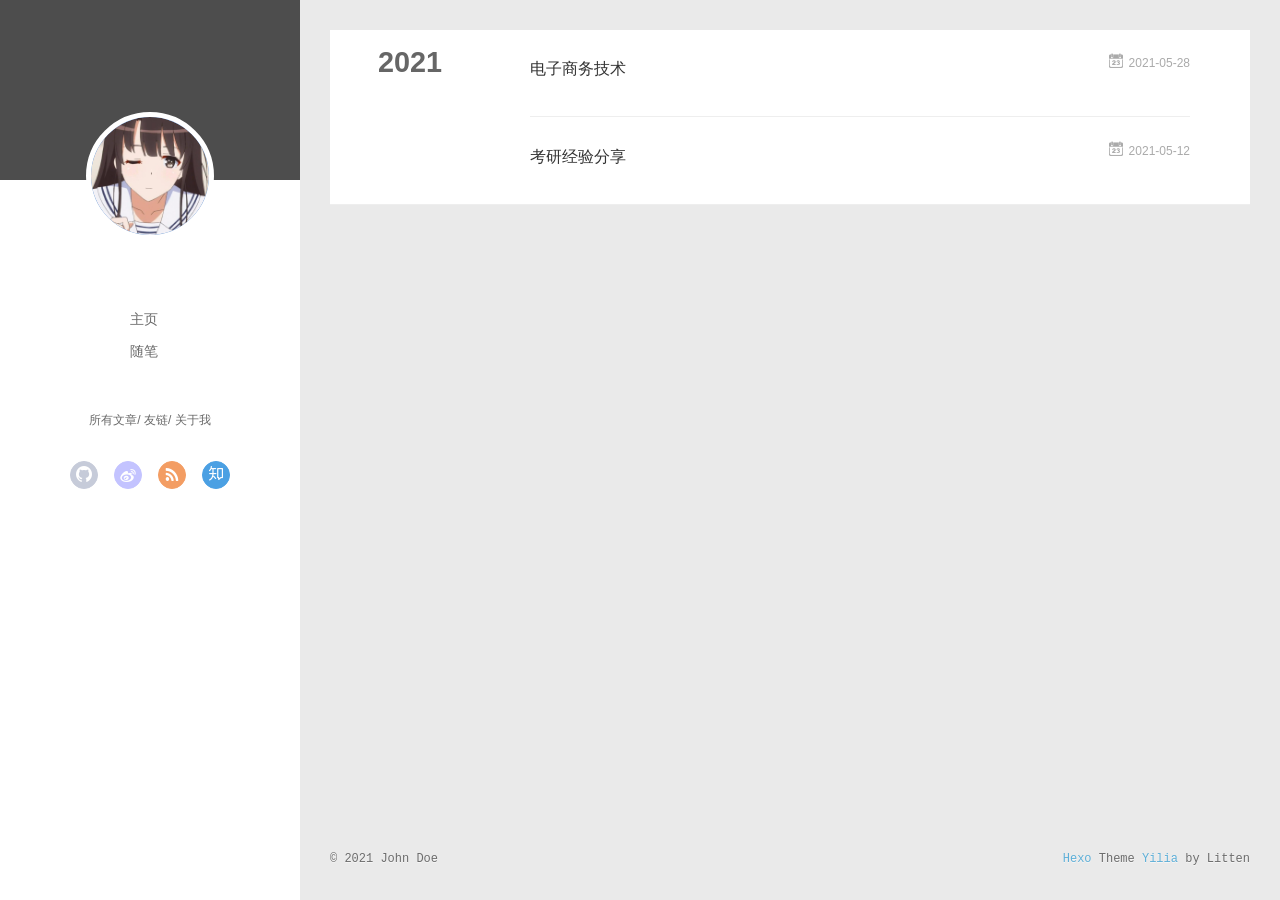
<file: archives/2021/05/index.html>
<!DOCTYPE html>
<html>
<head>
  <meta charset="utf-8">
  
  <meta name="renderer" content="webkit">
  <meta http-equiv="X-UA-Compatible" content="IE=edge" >
  <link rel="dns-prefetch" href="http://example.com">
  <title>Archives: 2021/5 | Hexo</title>
  <meta name="viewport" content="width=device-width, initial-scale=1, maximum-scale=1">
  <meta property="og:type" content="website">
<meta property="og:title" content="Hexo">
<meta property="og:url" content="http://example.com/archives/2021/05/index.html">
<meta property="og:site_name" content="Hexo">
<meta property="og:locale" content="en_US">
<meta property="article:author" content="John Doe">
<meta name="twitter:card" content="summary">
  
    <link rel="alternative" href="/atom.xml" title="Hexo" type="application/atom+xml">
  
  
    <link rel="icon" href="/favicon.png">
  
  <link rel="stylesheet" type="text/css" href="/./main.0cf68a.css">
  <style type="text/css">
  
    #container.show {
      background: linear-gradient(200deg,#a0cfe4,#e8c37e);
    }
  </style>
  

  

<meta name="generator" content="Hexo 5.4.0"></head>

<body>
  <div id="container" q-class="show:isCtnShow">
    <canvas id="anm-canvas" class="anm-canvas"></canvas>
    <div class="left-col" q-class="show:isShow">
      
<div class="overlay" style="background: #4d4d4d"></div>
<div class="intrude-less">
	<header id="header" class="inner">
		<a href="/" class="profilepic">
			<img src="/img/avatar.gif" class="js-avatar">
		</a>
		<hgroup>
		  <h1 class="header-author"><a href="/"></a></h1>
		</hgroup>
		

		<nav class="header-menu">
			<ul>
			
				<li><a href="/">主页</a></li>
	        
				<li><a href="/tags/%E9%9A%8F%E7%AC%94/">随笔</a></li>
	        
			</ul>
		</nav>
		<nav class="header-smart-menu">
    		
    			
    			<a q-on="click: openSlider(e, 'innerArchive')" href="javascript:void(0)">所有文章</a>
    			
            
    			
    			<a q-on="click: openSlider(e, 'friends')" href="javascript:void(0)">友链</a>
    			
            
    			
    			<a q-on="click: openSlider(e, 'aboutme')" href="javascript:void(0)">关于我</a>
    			
            
		</nav>
		<nav class="header-nav">
			<div class="social">
				
					<a class="github" target="_blank" href="#" title="github"><i class="icon-github"></i></a>
		        
					<a class="weibo" target="_blank" href="#" title="weibo"><i class="icon-weibo"></i></a>
		        
					<a class="rss" target="_blank" href="#" title="rss"><i class="icon-rss"></i></a>
		        
					<a class="zhihu" target="_blank" href="#" title="zhihu"><i class="icon-zhihu"></i></a>
		        
			</div>
		</nav>
	</header>		
</div>

    </div>
    <div class="mid-col" q-class="show:isShow,hide:isShow|isFalse">
      
<nav id="mobile-nav">
  	<div class="overlay js-overlay" style="background: #4d4d4d"></div>
	<div class="btnctn js-mobile-btnctn">
  		<div class="slider-trigger list" q-on="click: openSlider(e)"><i class="icon icon-sort"></i></div>
	</div>
	<div class="intrude-less">
		<header id="header" class="inner">
			<div class="profilepic">
				<img src="/img/avatar.gif" class="js-avatar">
			</div>
			<hgroup>
			  <h1 class="header-author js-header-author"></h1>
			</hgroup>
			
			
			
				
			
				
			
			
			
			<nav class="header-nav">
				<div class="social">
					
						<a class="github" target="_blank" href="#" title="github"><i class="icon-github"></i></a>
			        
						<a class="weibo" target="_blank" href="#" title="weibo"><i class="icon-weibo"></i></a>
			        
						<a class="rss" target="_blank" href="#" title="rss"><i class="icon-rss"></i></a>
			        
						<a class="zhihu" target="_blank" href="#" title="zhihu"><i class="icon-zhihu"></i></a>
			        
				</div>
			</nav>

			<nav class="header-menu js-header-menu">
				<ul style="width: 50%">
				
				
					<li style="width: 50%"><a href="/">主页</a></li>
		        
					<li style="width: 50%"><a href="/tags/%E9%9A%8F%E7%AC%94/">随笔</a></li>
		        
				</ul>
			</nav>
		</header>				
	</div>
	<div class="mobile-mask" style="display:none" q-show="isShow"></div>
</nav>

      <div id="wrapper" class="body-wrap">
        <div class="menu-l">
          <div class="canvas-wrap">
            <canvas data-colors="#eaeaea" data-sectionHeight="100" data-contentId="js-content" id="myCanvas1" class="anm-canvas"></canvas>
          </div>
          <div id="js-content" class="content-ll">
            
  
  
    
    
      
      
      <section class="archives-wrap">
        <div class="archive-year-wrap">
          <a href="/archives/2021" class="archive-year">2021</a>
        </div>
        <div class="archives">
    
    <article class="archive-article archive-type-post">
  <div class="archive-article-inner">
    <header class="archive-article-header">
      	<div class="article-meta">
	      	<a href="/2021/05/28/dianzishangwu/" class="archive-article-date">
  	<time datetime="2021-05-28T08:08:42.000Z" itemprop="datePublished"><i class="icon-calendar icon"></i>2021-05-28</time>
</a>
        </div>
    	 
  
    <h1 itemprop="name">
      <a class="archive-article-title" href="/2021/05/28/dianzishangwu/">电子商务技术</a>
    </h1>
  

        <div class="article-info info-on-right">
          
          

        </div>
        <div class="clearfix"></div>
    </header>
  </div>
</article>
  
    
    
    <article class="archive-article archive-type-post">
  <div class="archive-article-inner">
    <header class="archive-article-header">
      	<div class="article-meta">
	      	<a href="/2021/05/12/aaa/" class="archive-article-date">
  	<time datetime="2021-05-12T14:44:00.000Z" itemprop="datePublished"><i class="icon-calendar icon"></i>2021-05-12</time>
</a>
        </div>
    	 
  
    <h1 itemprop="name">
      <a class="archive-article-title" href="/2021/05/12/aaa/">考研经验分享</a>
    </h1>
  

        <div class="article-info info-on-right">
          
          

        </div>
        <div class="clearfix"></div>
    </header>
  </div>
</article>
  
  
    </div></section>
  

    


          </div>
        </div>
      </div>
      <footer id="footer">
  <div class="outer">
    <div id="footer-info">
    	<div class="footer-left">
    		&copy; 2021 John Doe
    	</div>
      	<div class="footer-right">
      		<a href="http://hexo.io/" target="_blank">Hexo</a>  Theme <a href="https://github.com/litten/hexo-theme-yilia" target="_blank">Yilia</a> by Litten
      	</div>
    </div>
  </div>
</footer>
    </div>
    <script>
	var yiliaConfig = {
		mathjax: false,
		isHome: false,
		isPost: false,
		isArchive: true,
		isTag: false,
		isCategory: false,
		open_in_new: false,
		toc_hide_index: true,
		root: "/",
		innerArchive: true,
		showTags: false
	}
</script>

<script>!function(t){function n(e){if(r[e])return r[e].exports;var i=r[e]={exports:{},id:e,loaded:!1};return t[e].call(i.exports,i,i.exports,n),i.loaded=!0,i.exports}var r={};n.m=t,n.c=r,n.p="./",n(0)}([function(t,n,r){r(195),t.exports=r(191)},function(t,n,r){var e=r(3),i=r(52),o=r(27),u=r(28),c=r(53),f="prototype",a=function(t,n,r){var s,l,h,v,p=t&a.F,d=t&a.G,y=t&a.S,g=t&a.P,b=t&a.B,m=d?e:y?e[n]||(e[n]={}):(e[n]||{})[f],x=d?i:i[n]||(i[n]={}),w=x[f]||(x[f]={});d&&(r=n);for(s in r)l=!p&&m&&void 0!==m[s],h=(l?m:r)[s],v=b&&l?c(h,e):g&&"function"==typeof h?c(Function.call,h):h,m&&u(m,s,h,t&a.U),x[s]!=h&&o(x,s,v),g&&w[s]!=h&&(w[s]=h)};e.core=i,a.F=1,a.G=2,a.S=4,a.P=8,a.B=16,a.W=32,a.U=64,a.R=128,t.exports=a},function(t,n,r){var e=r(6);t.exports=function(t){if(!e(t))throw TypeError(t+" is not an object!");return t}},function(t,n){var r=t.exports="undefined"!=typeof window&&window.Math==Math?window:"undefined"!=typeof self&&self.Math==Math?self:Function("return this")();"number"==typeof __g&&(__g=r)},function(t,n){t.exports=function(t){try{return!!t()}catch(t){return!0}}},function(t,n){var r=t.exports="undefined"!=typeof window&&window.Math==Math?window:"undefined"!=typeof self&&self.Math==Math?self:Function("return this")();"number"==typeof __g&&(__g=r)},function(t,n){t.exports=function(t){return"object"==typeof t?null!==t:"function"==typeof t}},function(t,n,r){var e=r(126)("wks"),i=r(76),o=r(3).Symbol,u="function"==typeof o;(t.exports=function(t){return e[t]||(e[t]=u&&o[t]||(u?o:i)("Symbol."+t))}).store=e},function(t,n){var r={}.hasOwnProperty;t.exports=function(t,n){return r.call(t,n)}},function(t,n,r){var e=r(94),i=r(33);t.exports=function(t){return e(i(t))}},function(t,n,r){t.exports=!r(4)(function(){return 7!=Object.defineProperty({},"a",{get:function(){return 7}}).a})},function(t,n,r){var e=r(2),i=r(167),o=r(50),u=Object.defineProperty;n.f=r(10)?Object.defineProperty:function(t,n,r){if(e(t),n=o(n,!0),e(r),i)try{return u(t,n,r)}catch(t){}if("get"in r||"set"in r)throw TypeError("Accessors not supported!");return"value"in r&&(t[n]=r.value),t}},function(t,n,r){t.exports=!r(18)(function(){return 7!=Object.defineProperty({},"a",{get:function(){return 7}}).a})},function(t,n,r){var e=r(14),i=r(22);t.exports=r(12)?function(t,n,r){return e.f(t,n,i(1,r))}:function(t,n,r){return t[n]=r,t}},function(t,n,r){var e=r(20),i=r(58),o=r(42),u=Object.defineProperty;n.f=r(12)?Object.defineProperty:function(t,n,r){if(e(t),n=o(n,!0),e(r),i)try{return u(t,n,r)}catch(t){}if("get"in r||"set"in r)throw TypeError("Accessors not supported!");return"value"in r&&(t[n]=r.value),t}},function(t,n,r){var e=r(40)("wks"),i=r(23),o=r(5).Symbol,u="function"==typeof o;(t.exports=function(t){return e[t]||(e[t]=u&&o[t]||(u?o:i)("Symbol."+t))}).store=e},function(t,n,r){var e=r(67),i=Math.min;t.exports=function(t){return t>0?i(e(t),9007199254740991):0}},function(t,n,r){var e=r(46);t.exports=function(t){return Object(e(t))}},function(t,n){t.exports=function(t){try{return!!t()}catch(t){return!0}}},function(t,n,r){var e=r(63),i=r(34);t.exports=Object.keys||function(t){return e(t,i)}},function(t,n,r){var e=r(21);t.exports=function(t){if(!e(t))throw TypeError(t+" is not an object!");return t}},function(t,n){t.exports=function(t){return"object"==typeof t?null!==t:"function"==typeof t}},function(t,n){t.exports=function(t,n){return{enumerable:!(1&t),configurable:!(2&t),writable:!(4&t),value:n}}},function(t,n){var r=0,e=Math.random();t.exports=function(t){return"Symbol(".concat(void 0===t?"":t,")_",(++r+e).toString(36))}},function(t,n){var r={}.hasOwnProperty;t.exports=function(t,n){return r.call(t,n)}},function(t,n){var r=t.exports={version:"2.4.0"};"number"==typeof __e&&(__e=r)},function(t,n){t.exports=function(t){if("function"!=typeof t)throw TypeError(t+" is not a function!");return t}},function(t,n,r){var e=r(11),i=r(66);t.exports=r(10)?function(t,n,r){return e.f(t,n,i(1,r))}:function(t,n,r){return t[n]=r,t}},function(t,n,r){var e=r(3),i=r(27),o=r(24),u=r(76)("src"),c="toString",f=Function[c],a=(""+f).split(c);r(52).inspectSource=function(t){return f.call(t)},(t.exports=function(t,n,r,c){var f="function"==typeof r;f&&(o(r,"name")||i(r,"name",n)),t[n]!==r&&(f&&(o(r,u)||i(r,u,t[n]?""+t[n]:a.join(String(n)))),t===e?t[n]=r:c?t[n]?t[n]=r:i(t,n,r):(delete t[n],i(t,n,r)))})(Function.prototype,c,function(){return"function"==typeof this&&this[u]||f.call(this)})},function(t,n,r){var e=r(1),i=r(4),o=r(46),u=function(t,n,r,e){var i=String(o(t)),u="<"+n;return""!==r&&(u+=" "+r+'="'+String(e).replace(/"/g,"&quot;")+'"'),u+">"+i+"</"+n+">"};t.exports=function(t,n){var r={};r[t]=n(u),e(e.P+e.F*i(function(){var n=""[t]('"');return n!==n.toLowerCase()||n.split('"').length>3}),"String",r)}},function(t,n,r){var e=r(115),i=r(46);t.exports=function(t){return e(i(t))}},function(t,n,r){var e=r(116),i=r(66),o=r(30),u=r(50),c=r(24),f=r(167),a=Object.getOwnPropertyDescriptor;n.f=r(10)?a:function(t,n){if(t=o(t),n=u(n,!0),f)try{return a(t,n)}catch(t){}if(c(t,n))return i(!e.f.call(t,n),t[n])}},function(t,n,r){var e=r(24),i=r(17),o=r(145)("IE_PROTO"),u=Object.prototype;t.exports=Object.getPrototypeOf||function(t){return t=i(t),e(t,o)?t[o]:"function"==typeof t.constructor&&t instanceof t.constructor?t.constructor.prototype:t instanceof Object?u:null}},function(t,n){t.exports=function(t){if(void 0==t)throw TypeError("Can't call method on  "+t);return t}},function(t,n){t.exports="constructor,hasOwnProperty,isPrototypeOf,propertyIsEnumerable,toLocaleString,toString,valueOf".split(",")},function(t,n){t.exports={}},function(t,n){t.exports=!0},function(t,n){n.f={}.propertyIsEnumerable},function(t,n,r){var e=r(14).f,i=r(8),o=r(15)("toStringTag");t.exports=function(t,n,r){t&&!i(t=r?t:t.prototype,o)&&e(t,o,{configurable:!0,value:n})}},function(t,n,r){var e=r(40)("keys"),i=r(23);t.exports=function(t){return e[t]||(e[t]=i(t))}},function(t,n,r){var e=r(5),i="__core-js_shared__",o=e[i]||(e[i]={});t.exports=function(t){return o[t]||(o[t]={})}},function(t,n){var r=Math.ceil,e=Math.floor;t.exports=function(t){return isNaN(t=+t)?0:(t>0?e:r)(t)}},function(t,n,r){var e=r(21);t.exports=function(t,n){if(!e(t))return t;var r,i;if(n&&"function"==typeof(r=t.toString)&&!e(i=r.call(t)))return i;if("function"==typeof(r=t.valueOf)&&!e(i=r.call(t)))return i;if(!n&&"function"==typeof(r=t.toString)&&!e(i=r.call(t)))return i;throw TypeError("Can't convert object to primitive value")}},function(t,n,r){var e=r(5),i=r(25),o=r(36),u=r(44),c=r(14).f;t.exports=function(t){var n=i.Symbol||(i.Symbol=o?{}:e.Symbol||{});"_"==t.charAt(0)||t in n||c(n,t,{value:u.f(t)})}},function(t,n,r){n.f=r(15)},function(t,n){var r={}.toString;t.exports=function(t){return r.call(t).slice(8,-1)}},function(t,n){t.exports=function(t){if(void 0==t)throw TypeError("Can't call method on  "+t);return t}},function(t,n,r){var e=r(4);t.exports=function(t,n){return!!t&&e(function(){n?t.call(null,function(){},1):t.call(null)})}},function(t,n,r){var e=r(53),i=r(115),o=r(17),u=r(16),c=r(203);t.exports=function(t,n){var r=1==t,f=2==t,a=3==t,s=4==t,l=6==t,h=5==t||l,v=n||c;return function(n,c,p){for(var d,y,g=o(n),b=i(g),m=e(c,p,3),x=u(b.length),w=0,S=r?v(n,x):f?v(n,0):void 0;x>w;w++)if((h||w in b)&&(d=b[w],y=m(d,w,g),t))if(r)S[w]=y;else if(y)switch(t){case 3:return!0;case 5:return d;case 6:return w;case 2:S.push(d)}else if(s)return!1;return l?-1:a||s?s:S}}},function(t,n,r){var e=r(1),i=r(52),o=r(4);t.exports=function(t,n){var r=(i.Object||{})[t]||Object[t],u={};u[t]=n(r),e(e.S+e.F*o(function(){r(1)}),"Object",u)}},function(t,n,r){var e=r(6);t.exports=function(t,n){if(!e(t))return t;var r,i;if(n&&"function"==typeof(r=t.toString)&&!e(i=r.call(t)))return i;if("function"==typeof(r=t.valueOf)&&!e(i=r.call(t)))return i;if(!n&&"function"==typeof(r=t.toString)&&!e(i=r.call(t)))return i;throw TypeError("Can't convert object to primitive value")}},function(t,n,r){var e=r(5),i=r(25),o=r(91),u=r(13),c="prototype",f=function(t,n,r){var a,s,l,h=t&f.F,v=t&f.G,p=t&f.S,d=t&f.P,y=t&f.B,g=t&f.W,b=v?i:i[n]||(i[n]={}),m=b[c],x=v?e:p?e[n]:(e[n]||{})[c];v&&(r=n);for(a in r)(s=!h&&x&&void 0!==x[a])&&a in b||(l=s?x[a]:r[a],b[a]=v&&"function"!=typeof x[a]?r[a]:y&&s?o(l,e):g&&x[a]==l?function(t){var n=function(n,r,e){if(this instanceof t){switch(arguments.length){case 0:return new t;case 1:return new t(n);case 2:return new t(n,r)}return new t(n,r,e)}return t.apply(this,arguments)};return n[c]=t[c],n}(l):d&&"function"==typeof l?o(Function.call,l):l,d&&((b.virtual||(b.virtual={}))[a]=l,t&f.R&&m&&!m[a]&&u(m,a,l)))};f.F=1,f.G=2,f.S=4,f.P=8,f.B=16,f.W=32,f.U=64,f.R=128,t.exports=f},function(t,n){var r=t.exports={version:"2.4.0"};"number"==typeof __e&&(__e=r)},function(t,n,r){var e=r(26);t.exports=function(t,n,r){if(e(t),void 0===n)return t;switch(r){case 1:return function(r){return t.call(n,r)};case 2:return function(r,e){return t.call(n,r,e)};case 3:return function(r,e,i){return t.call(n,r,e,i)}}return function(){return t.apply(n,arguments)}}},function(t,n,r){var e=r(183),i=r(1),o=r(126)("metadata"),u=o.store||(o.store=new(r(186))),c=function(t,n,r){var i=u.get(t);if(!i){if(!r)return;u.set(t,i=new e)}var o=i.get(n);if(!o){if(!r)return;i.set(n,o=new e)}return o},f=function(t,n,r){var e=c(n,r,!1);return void 0!==e&&e.has(t)},a=function(t,n,r){var e=c(n,r,!1);return void 0===e?void 0:e.get(t)},s=function(t,n,r,e){c(r,e,!0).set(t,n)},l=function(t,n){var r=c(t,n,!1),e=[];return r&&r.forEach(function(t,n){e.push(n)}),e},h=function(t){return void 0===t||"symbol"==typeof t?t:String(t)},v=function(t){i(i.S,"Reflect",t)};t.exports={store:u,map:c,has:f,get:a,set:s,keys:l,key:h,exp:v}},function(t,n,r){"use strict";if(r(10)){var e=r(69),i=r(3),o=r(4),u=r(1),c=r(127),f=r(152),a=r(53),s=r(68),l=r(66),h=r(27),v=r(73),p=r(67),d=r(16),y=r(75),g=r(50),b=r(24),m=r(180),x=r(114),w=r(6),S=r(17),_=r(137),O=r(70),E=r(32),P=r(71).f,j=r(154),F=r(76),M=r(7),A=r(48),N=r(117),T=r(146),I=r(155),k=r(80),L=r(123),R=r(74),C=r(130),D=r(160),U=r(11),W=r(31),G=U.f,B=W.f,V=i.RangeError,z=i.TypeError,q=i.Uint8Array,K="ArrayBuffer",J="Shared"+K,Y="BYTES_PER_ELEMENT",H="prototype",$=Array[H],X=f.ArrayBuffer,Q=f.DataView,Z=A(0),tt=A(2),nt=A(3),rt=A(4),et=A(5),it=A(6),ot=N(!0),ut=N(!1),ct=I.values,ft=I.keys,at=I.entries,st=$.lastIndexOf,lt=$.reduce,ht=$.reduceRight,vt=$.join,pt=$.sort,dt=$.slice,yt=$.toString,gt=$.toLocaleString,bt=M("iterator"),mt=M("toStringTag"),xt=F("typed_constructor"),wt=F("def_constructor"),St=c.CONSTR,_t=c.TYPED,Ot=c.VIEW,Et="Wrong length!",Pt=A(1,function(t,n){return Tt(T(t,t[wt]),n)}),jt=o(function(){return 1===new q(new Uint16Array([1]).buffer)[0]}),Ft=!!q&&!!q[H].set&&o(function(){new q(1).set({})}),Mt=function(t,n){if(void 0===t)throw z(Et);var r=+t,e=d(t);if(n&&!m(r,e))throw V(Et);return e},At=function(t,n){var r=p(t);if(r<0||r%n)throw V("Wrong offset!");return r},Nt=function(t){if(w(t)&&_t in t)return t;throw z(t+" is not a typed array!")},Tt=function(t,n){if(!(w(t)&&xt in t))throw z("It is not a typed array constructor!");return new t(n)},It=function(t,n){return kt(T(t,t[wt]),n)},kt=function(t,n){for(var r=0,e=n.length,i=Tt(t,e);e>r;)i[r]=n[r++];return i},Lt=function(t,n,r){G(t,n,{get:function(){return this._d[r]}})},Rt=function(t){var n,r,e,i,o,u,c=S(t),f=arguments.length,s=f>1?arguments[1]:void 0,l=void 0!==s,h=j(c);if(void 0!=h&&!_(h)){for(u=h.call(c),e=[],n=0;!(o=u.next()).done;n++)e.push(o.value);c=e}for(l&&f>2&&(s=a(s,arguments[2],2)),n=0,r=d(c.length),i=Tt(this,r);r>n;n++)i[n]=l?s(c[n],n):c[n];return i},Ct=function(){for(var t=0,n=arguments.length,r=Tt(this,n);n>t;)r[t]=arguments[t++];return r},Dt=!!q&&o(function(){gt.call(new q(1))}),Ut=function(){return gt.apply(Dt?dt.call(Nt(this)):Nt(this),arguments)},Wt={copyWithin:function(t,n){return D.call(Nt(this),t,n,arguments.length>2?arguments[2]:void 0)},every:function(t){return rt(Nt(this),t,arguments.length>1?arguments[1]:void 0)},fill:function(t){return C.apply(Nt(this),arguments)},filter:function(t){return It(this,tt(Nt(this),t,arguments.length>1?arguments[1]:void 0))},find:function(t){return et(Nt(this),t,arguments.length>1?arguments[1]:void 0)},findIndex:function(t){return it(Nt(this),t,arguments.length>1?arguments[1]:void 0)},forEach:function(t){Z(Nt(this),t,arguments.length>1?arguments[1]:void 0)},indexOf:function(t){return ut(Nt(this),t,arguments.length>1?arguments[1]:void 0)},includes:function(t){return ot(Nt(this),t,arguments.length>1?arguments[1]:void 0)},join:function(t){return vt.apply(Nt(this),arguments)},lastIndexOf:function(t){return st.apply(Nt(this),arguments)},map:function(t){return Pt(Nt(this),t,arguments.length>1?arguments[1]:void 0)},reduce:function(t){return lt.apply(Nt(this),arguments)},reduceRight:function(t){return ht.apply(Nt(this),arguments)},reverse:function(){for(var t,n=this,r=Nt(n).length,e=Math.floor(r/2),i=0;i<e;)t=n[i],n[i++]=n[--r],n[r]=t;return n},some:function(t){return nt(Nt(this),t,arguments.length>1?arguments[1]:void 0)},sort:function(t){return pt.call(Nt(this),t)},subarray:function(t,n){var r=Nt(this),e=r.length,i=y(t,e);return new(T(r,r[wt]))(r.buffer,r.byteOffset+i*r.BYTES_PER_ELEMENT,d((void 0===n?e:y(n,e))-i))}},Gt=function(t,n){return It(this,dt.call(Nt(this),t,n))},Bt=function(t){Nt(this);var n=At(arguments[1],1),r=this.length,e=S(t),i=d(e.length),o=0;if(i+n>r)throw V(Et);for(;o<i;)this[n+o]=e[o++]},Vt={entries:function(){return at.call(Nt(this))},keys:function(){return ft.call(Nt(this))},values:function(){return ct.call(Nt(this))}},zt=function(t,n){return w(t)&&t[_t]&&"symbol"!=typeof n&&n in t&&String(+n)==String(n)},qt=function(t,n){return zt(t,n=g(n,!0))?l(2,t[n]):B(t,n)},Kt=function(t,n,r){return!(zt(t,n=g(n,!0))&&w(r)&&b(r,"value"))||b(r,"get")||b(r,"set")||r.configurable||b(r,"writable")&&!r.writable||b(r,"enumerable")&&!r.enumerable?G(t,n,r):(t[n]=r.value,t)};St||(W.f=qt,U.f=Kt),u(u.S+u.F*!St,"Object",{getOwnPropertyDescriptor:qt,defineProperty:Kt}),o(function(){yt.call({})})&&(yt=gt=function(){return vt.call(this)});var Jt=v({},Wt);v(Jt,Vt),h(Jt,bt,Vt.values),v(Jt,{slice:Gt,set:Bt,constructor:function(){},toString:yt,toLocaleString:Ut}),Lt(Jt,"buffer","b"),Lt(Jt,"byteOffset","o"),Lt(Jt,"byteLength","l"),Lt(Jt,"length","e"),G(Jt,mt,{get:function(){return this[_t]}}),t.exports=function(t,n,r,f){f=!!f;var a=t+(f?"Clamped":"")+"Array",l="Uint8Array"!=a,v="get"+t,p="set"+t,y=i[a],g=y||{},b=y&&E(y),m=!y||!c.ABV,S={},_=y&&y[H],j=function(t,r){var e=t._d;return e.v[v](r*n+e.o,jt)},F=function(t,r,e){var i=t._d;f&&(e=(e=Math.round(e))<0?0:e>255?255:255&e),i.v[p](r*n+i.o,e,jt)},M=function(t,n){G(t,n,{get:function(){return j(this,n)},set:function(t){return F(this,n,t)},enumerable:!0})};m?(y=r(function(t,r,e,i){s(t,y,a,"_d");var o,u,c,f,l=0,v=0;if(w(r)){if(!(r instanceof X||(f=x(r))==K||f==J))return _t in r?kt(y,r):Rt.call(y,r);o=r,v=At(e,n);var p=r.byteLength;if(void 0===i){if(p%n)throw V(Et);if((u=p-v)<0)throw V(Et)}else if((u=d(i)*n)+v>p)throw V(Et);c=u/n}else c=Mt(r,!0),u=c*n,o=new X(u);for(h(t,"_d",{b:o,o:v,l:u,e:c,v:new Q(o)});l<c;)M(t,l++)}),_=y[H]=O(Jt),h(_,"constructor",y)):L(function(t){new y(null),new y(t)},!0)||(y=r(function(t,r,e,i){s(t,y,a);var o;return w(r)?r instanceof X||(o=x(r))==K||o==J?void 0!==i?new g(r,At(e,n),i):void 0!==e?new g(r,At(e,n)):new g(r):_t in r?kt(y,r):Rt.call(y,r):new g(Mt(r,l))}),Z(b!==Function.prototype?P(g).concat(P(b)):P(g),function(t){t in y||h(y,t,g[t])}),y[H]=_,e||(_.constructor=y));var A=_[bt],N=!!A&&("values"==A.name||void 0==A.name),T=Vt.values;h(y,xt,!0),h(_,_t,a),h(_,Ot,!0),h(_,wt,y),(f?new y(1)[mt]==a:mt in _)||G(_,mt,{get:function(){return a}}),S[a]=y,u(u.G+u.W+u.F*(y!=g),S),u(u.S,a,{BYTES_PER_ELEMENT:n,from:Rt,of:Ct}),Y in _||h(_,Y,n),u(u.P,a,Wt),R(a),u(u.P+u.F*Ft,a,{set:Bt}),u(u.P+u.F*!N,a,Vt),u(u.P+u.F*(_.toString!=yt),a,{toString:yt}),u(u.P+u.F*o(function(){new y(1).slice()}),a,{slice:Gt}),u(u.P+u.F*(o(function(){return[1,2].toLocaleString()!=new y([1,2]).toLocaleString()})||!o(function(){_.toLocaleString.call([1,2])})),a,{toLocaleString:Ut}),k[a]=N?A:T,e||N||h(_,bt,T)}}else t.exports=function(){}},function(t,n){var r={}.toString;t.exports=function(t){return r.call(t).slice(8,-1)}},function(t,n,r){var e=r(21),i=r(5).document,o=e(i)&&e(i.createElement);t.exports=function(t){return o?i.createElement(t):{}}},function(t,n,r){t.exports=!r(12)&&!r(18)(function(){return 7!=Object.defineProperty(r(57)("div"),"a",{get:function(){return 7}}).a})},function(t,n,r){"use strict";var e=r(36),i=r(51),o=r(64),u=r(13),c=r(8),f=r(35),a=r(96),s=r(38),l=r(103),h=r(15)("iterator"),v=!([].keys&&"next"in[].keys()),p="keys",d="values",y=function(){return this};t.exports=function(t,n,r,g,b,m,x){a(r,n,g);var w,S,_,O=function(t){if(!v&&t in F)return F[t];switch(t){case p:case d:return function(){return new r(this,t)}}return function(){return new r(this,t)}},E=n+" Iterator",P=b==d,j=!1,F=t.prototype,M=F[h]||F["@@iterator"]||b&&F[b],A=M||O(b),N=b?P?O("entries"):A:void 0,T="Array"==n?F.entries||M:M;if(T&&(_=l(T.call(new t)))!==Object.prototype&&(s(_,E,!0),e||c(_,h)||u(_,h,y)),P&&M&&M.name!==d&&(j=!0,A=function(){return M.call(this)}),e&&!x||!v&&!j&&F[h]||u(F,h,A),f[n]=A,f[E]=y,b)if(w={values:P?A:O(d),keys:m?A:O(p),entries:N},x)for(S in w)S in F||o(F,S,w[S]);else i(i.P+i.F*(v||j),n,w);return w}},function(t,n,r){var e=r(20),i=r(100),o=r(34),u=r(39)("IE_PROTO"),c=function(){},f="prototype",a=function(){var t,n=r(57)("iframe"),e=o.length;for(n.style.display="none",r(93).appendChild(n),n.src="javascript:",t=n.contentWindow.document,t.open(),t.write("<script>document.F=Object<\/script>"),t.close(),a=t.F;e--;)delete a[f][o[e]];return a()};t.exports=Object.create||function(t,n){var r;return null!==t?(c[f]=e(t),r=new c,c[f]=null,r[u]=t):r=a(),void 0===n?r:i(r,n)}},function(t,n,r){var e=r(63),i=r(34).concat("length","prototype");n.f=Object.getOwnPropertyNames||function(t){return e(t,i)}},function(t,n){n.f=Object.getOwnPropertySymbols},function(t,n,r){var e=r(8),i=r(9),o=r(90)(!1),u=r(39)("IE_PROTO");t.exports=function(t,n){var r,c=i(t),f=0,a=[];for(r in c)r!=u&&e(c,r)&&a.push(r);for(;n.length>f;)e(c,r=n[f++])&&(~o(a,r)||a.push(r));return a}},function(t,n,r){t.exports=r(13)},function(t,n,r){var e=r(76)("meta"),i=r(6),o=r(24),u=r(11).f,c=0,f=Object.isExtensible||function(){return!0},a=!r(4)(function(){return f(Object.preventExtensions({}))}),s=function(t){u(t,e,{value:{i:"O"+ ++c,w:{}}})},l=function(t,n){if(!i(t))return"symbol"==typeof t?t:("string"==typeof t?"S":"P")+t;if(!o(t,e)){if(!f(t))return"F";if(!n)return"E";s(t)}return t[e].i},h=function(t,n){if(!o(t,e)){if(!f(t))return!0;if(!n)return!1;s(t)}return t[e].w},v=function(t){return a&&p.NEED&&f(t)&&!o(t,e)&&s(t),t},p=t.exports={KEY:e,NEED:!1,fastKey:l,getWeak:h,onFreeze:v}},function(t,n){t.exports=function(t,n){return{enumerable:!(1&t),configurable:!(2&t),writable:!(4&t),value:n}}},function(t,n){var r=Math.ceil,e=Math.floor;t.exports=function(t){return isNaN(t=+t)?0:(t>0?e:r)(t)}},function(t,n){t.exports=function(t,n,r,e){if(!(t instanceof n)||void 0!==e&&e in t)throw TypeError(r+": incorrect invocation!");return t}},function(t,n){t.exports=!1},function(t,n,r){var e=r(2),i=r(173),o=r(133),u=r(145)("IE_PROTO"),c=function(){},f="prototype",a=function(){var t,n=r(132)("iframe"),e=o.length;for(n.style.display="none",r(135).appendChild(n),n.src="javascript:",t=n.contentWindow.document,t.open(),t.write("<script>document.F=Object<\/script>"),t.close(),a=t.F;e--;)delete a[f][o[e]];return a()};t.exports=Object.create||function(t,n){var r;return null!==t?(c[f]=e(t),r=new c,c[f]=null,r[u]=t):r=a(),void 0===n?r:i(r,n)}},function(t,n,r){var e=r(175),i=r(133).concat("length","prototype");n.f=Object.getOwnPropertyNames||function(t){return e(t,i)}},function(t,n,r){var e=r(175),i=r(133);t.exports=Object.keys||function(t){return e(t,i)}},function(t,n,r){var e=r(28);t.exports=function(t,n,r){for(var i in n)e(t,i,n[i],r);return t}},function(t,n,r){"use strict";var e=r(3),i=r(11),o=r(10),u=r(7)("species");t.exports=function(t){var n=e[t];o&&n&&!n[u]&&i.f(n,u,{configurable:!0,get:function(){return this}})}},function(t,n,r){var e=r(67),i=Math.max,o=Math.min;t.exports=function(t,n){return t=e(t),t<0?i(t+n,0):o(t,n)}},function(t,n){var r=0,e=Math.random();t.exports=function(t){return"Symbol(".concat(void 0===t?"":t,")_",(++r+e).toString(36))}},function(t,n,r){var e=r(33);t.exports=function(t){return Object(e(t))}},function(t,n,r){var e=r(7)("unscopables"),i=Array.prototype;void 0==i[e]&&r(27)(i,e,{}),t.exports=function(t){i[e][t]=!0}},function(t,n,r){var e=r(53),i=r(169),o=r(137),u=r(2),c=r(16),f=r(154),a={},s={},n=t.exports=function(t,n,r,l,h){var v,p,d,y,g=h?function(){return t}:f(t),b=e(r,l,n?2:1),m=0;if("function"!=typeof g)throw TypeError(t+" is not iterable!");if(o(g)){for(v=c(t.length);v>m;m++)if((y=n?b(u(p=t[m])[0],p[1]):b(t[m]))===a||y===s)return y}else for(d=g.call(t);!(p=d.next()).done;)if((y=i(d,b,p.value,n))===a||y===s)return y};n.BREAK=a,n.RETURN=s},function(t,n){t.exports={}},function(t,n,r){var e=r(11).f,i=r(24),o=r(7)("toStringTag");t.exports=function(t,n,r){t&&!i(t=r?t:t.prototype,o)&&e(t,o,{configurable:!0,value:n})}},function(t,n,r){var e=r(1),i=r(46),o=r(4),u=r(150),c="["+u+"]",f="​",a=RegExp("^"+c+c+"*"),s=RegExp(c+c+"*$"),l=function(t,n,r){var i={},c=o(function(){return!!u[t]()||f[t]()!=f}),a=i[t]=c?n(h):u[t];r&&(i[r]=a),e(e.P+e.F*c,"String",i)},h=l.trim=function(t,n){return t=String(i(t)),1&n&&(t=t.replace(a,"")),2&n&&(t=t.replace(s,"")),t};t.exports=l},function(t,n,r){t.exports={default:r(86),__esModule:!0}},function(t,n,r){t.exports={default:r(87),__esModule:!0}},function(t,n,r){"use strict";function e(t){return t&&t.__esModule?t:{default:t}}n.__esModule=!0;var i=r(84),o=e(i),u=r(83),c=e(u),f="function"==typeof c.default&&"symbol"==typeof o.default?function(t){return typeof t}:function(t){return t&&"function"==typeof c.default&&t.constructor===c.default&&t!==c.default.prototype?"symbol":typeof t};n.default="function"==typeof c.default&&"symbol"===f(o.default)?function(t){return void 0===t?"undefined":f(t)}:function(t){return t&&"function"==typeof c.default&&t.constructor===c.default&&t!==c.default.prototype?"symbol":void 0===t?"undefined":f(t)}},function(t,n,r){r(110),r(108),r(111),r(112),t.exports=r(25).Symbol},function(t,n,r){r(109),r(113),t.exports=r(44).f("iterator")},function(t,n){t.exports=function(t){if("function"!=typeof t)throw TypeError(t+" is not a function!");return t}},function(t,n){t.exports=function(){}},function(t,n,r){var e=r(9),i=r(106),o=r(105);t.exports=function(t){return function(n,r,u){var c,f=e(n),a=i(f.length),s=o(u,a);if(t&&r!=r){for(;a>s;)if((c=f[s++])!=c)return!0}else for(;a>s;s++)if((t||s in f)&&f[s]===r)return t||s||0;return!t&&-1}}},function(t,n,r){var e=r(88);t.exports=function(t,n,r){if(e(t),void 0===n)return t;switch(r){case 1:return function(r){return t.call(n,r)};case 2:return function(r,e){return t.call(n,r,e)};case 3:return function(r,e,i){return t.call(n,r,e,i)}}return function(){return t.apply(n,arguments)}}},function(t,n,r){var e=r(19),i=r(62),o=r(37);t.exports=function(t){var n=e(t),r=i.f;if(r)for(var u,c=r(t),f=o.f,a=0;c.length>a;)f.call(t,u=c[a++])&&n.push(u);return n}},function(t,n,r){t.exports=r(5).document&&document.documentElement},function(t,n,r){var e=r(56);t.exports=Object("z").propertyIsEnumerable(0)?Object:function(t){return"String"==e(t)?t.split(""):Object(t)}},function(t,n,r){var e=r(56);t.exports=Array.isArray||function(t){return"Array"==e(t)}},function(t,n,r){"use strict";var e=r(60),i=r(22),o=r(38),u={};r(13)(u,r(15)("iterator"),function(){return this}),t.exports=function(t,n,r){t.prototype=e(u,{next:i(1,r)}),o(t,n+" Iterator")}},function(t,n){t.exports=function(t,n){return{value:n,done:!!t}}},function(t,n,r){var e=r(19),i=r(9);t.exports=function(t,n){for(var r,o=i(t),u=e(o),c=u.length,f=0;c>f;)if(o[r=u[f++]]===n)return r}},function(t,n,r){var e=r(23)("meta"),i=r(21),o=r(8),u=r(14).f,c=0,f=Object.isExtensible||function(){return!0},a=!r(18)(function(){return f(Object.preventExtensions({}))}),s=function(t){u(t,e,{value:{i:"O"+ ++c,w:{}}})},l=function(t,n){if(!i(t))return"symbol"==typeof t?t:("string"==typeof t?"S":"P")+t;if(!o(t,e)){if(!f(t))return"F";if(!n)return"E";s(t)}return t[e].i},h=function(t,n){if(!o(t,e)){if(!f(t))return!0;if(!n)return!1;s(t)}return t[e].w},v=function(t){return a&&p.NEED&&f(t)&&!o(t,e)&&s(t),t},p=t.exports={KEY:e,NEED:!1,fastKey:l,getWeak:h,onFreeze:v}},function(t,n,r){var e=r(14),i=r(20),o=r(19);t.exports=r(12)?Object.defineProperties:function(t,n){i(t);for(var r,u=o(n),c=u.length,f=0;c>f;)e.f(t,r=u[f++],n[r]);return t}},function(t,n,r){var e=r(37),i=r(22),o=r(9),u=r(42),c=r(8),f=r(58),a=Object.getOwnPropertyDescriptor;n.f=r(12)?a:function(t,n){if(t=o(t),n=u(n,!0),f)try{return a(t,n)}catch(t){}if(c(t,n))return i(!e.f.call(t,n),t[n])}},function(t,n,r){var e=r(9),i=r(61).f,o={}.toString,u="object"==typeof window&&window&&Object.getOwnPropertyNames?Object.getOwnPropertyNames(window):[],c=function(t){try{return i(t)}catch(t){return u.slice()}};t.exports.f=function(t){return u&&"[object Window]"==o.call(t)?c(t):i(e(t))}},function(t,n,r){var e=r(8),i=r(77),o=r(39)("IE_PROTO"),u=Object.prototype;t.exports=Object.getPrototypeOf||function(t){return t=i(t),e(t,o)?t[o]:"function"==typeof t.constructor&&t instanceof t.constructor?t.constructor.prototype:t instanceof Object?u:null}},function(t,n,r){var e=r(41),i=r(33);t.exports=function(t){return function(n,r){var o,u,c=String(i(n)),f=e(r),a=c.length;return f<0||f>=a?t?"":void 0:(o=c.charCodeAt(f),o<55296||o>56319||f+1===a||(u=c.charCodeAt(f+1))<56320||u>57343?t?c.charAt(f):o:t?c.slice(f,f+2):u-56320+(o-55296<<10)+65536)}}},function(t,n,r){var e=r(41),i=Math.max,o=Math.min;t.exports=function(t,n){return t=e(t),t<0?i(t+n,0):o(t,n)}},function(t,n,r){var e=r(41),i=Math.min;t.exports=function(t){return t>0?i(e(t),9007199254740991):0}},function(t,n,r){"use strict";var e=r(89),i=r(97),o=r(35),u=r(9);t.exports=r(59)(Array,"Array",function(t,n){this._t=u(t),this._i=0,this._k=n},function(){var t=this._t,n=this._k,r=this._i++;return!t||r>=t.length?(this._t=void 0,i(1)):"keys"==n?i(0,r):"values"==n?i(0,t[r]):i(0,[r,t[r]])},"values"),o.Arguments=o.Array,e("keys"),e("values"),e("entries")},function(t,n){},function(t,n,r){"use strict";var e=r(104)(!0);r(59)(String,"String",function(t){this._t=String(t),this._i=0},function(){var t,n=this._t,r=this._i;return r>=n.length?{value:void 0,done:!0}:(t=e(n,r),this._i+=t.length,{value:t,done:!1})})},function(t,n,r){"use strict";var e=r(5),i=r(8),o=r(12),u=r(51),c=r(64),f=r(99).KEY,a=r(18),s=r(40),l=r(38),h=r(23),v=r(15),p=r(44),d=r(43),y=r(98),g=r(92),b=r(95),m=r(20),x=r(9),w=r(42),S=r(22),_=r(60),O=r(102),E=r(101),P=r(14),j=r(19),F=E.f,M=P.f,A=O.f,N=e.Symbol,T=e.JSON,I=T&&T.stringify,k="prototype",L=v("_hidden"),R=v("toPrimitive"),C={}.propertyIsEnumerable,D=s("symbol-registry"),U=s("symbols"),W=s("op-symbols"),G=Object[k],B="function"==typeof N,V=e.QObject,z=!V||!V[k]||!V[k].findChild,q=o&&a(function(){return 7!=_(M({},"a",{get:function(){return M(this,"a",{value:7}).a}})).a})?function(t,n,r){var e=F(G,n);e&&delete G[n],M(t,n,r),e&&t!==G&&M(G,n,e)}:M,K=function(t){var n=U[t]=_(N[k]);return n._k=t,n},J=B&&"symbol"==typeof N.iterator?function(t){return"symbol"==typeof t}:function(t){return t instanceof N},Y=function(t,n,r){return t===G&&Y(W,n,r),m(t),n=w(n,!0),m(r),i(U,n)?(r.enumerable?(i(t,L)&&t[L][n]&&(t[L][n]=!1),r=_(r,{enumerable:S(0,!1)})):(i(t,L)||M(t,L,S(1,{})),t[L][n]=!0),q(t,n,r)):M(t,n,r)},H=function(t,n){m(t);for(var r,e=g(n=x(n)),i=0,o=e.length;o>i;)Y(t,r=e[i++],n[r]);return t},$=function(t,n){return void 0===n?_(t):H(_(t),n)},X=function(t){var n=C.call(this,t=w(t,!0));return!(this===G&&i(U,t)&&!i(W,t))&&(!(n||!i(this,t)||!i(U,t)||i(this,L)&&this[L][t])||n)},Q=function(t,n){if(t=x(t),n=w(n,!0),t!==G||!i(U,n)||i(W,n)){var r=F(t,n);return!r||!i(U,n)||i(t,L)&&t[L][n]||(r.enumerable=!0),r}},Z=function(t){for(var n,r=A(x(t)),e=[],o=0;r.length>o;)i(U,n=r[o++])||n==L||n==f||e.push(n);return e},tt=function(t){for(var n,r=t===G,e=A(r?W:x(t)),o=[],u=0;e.length>u;)!i(U,n=e[u++])||r&&!i(G,n)||o.push(U[n]);return o};B||(N=function(){if(this instanceof N)throw TypeError("Symbol is not a constructor!");var t=h(arguments.length>0?arguments[0]:void 0),n=function(r){this===G&&n.call(W,r),i(this,L)&&i(this[L],t)&&(this[L][t]=!1),q(this,t,S(1,r))};return o&&z&&q(G,t,{configurable:!0,set:n}),K(t)},c(N[k],"toString",function(){return this._k}),E.f=Q,P.f=Y,r(61).f=O.f=Z,r(37).f=X,r(62).f=tt,o&&!r(36)&&c(G,"propertyIsEnumerable",X,!0),p.f=function(t){return K(v(t))}),u(u.G+u.W+u.F*!B,{Symbol:N});for(var nt="hasInstance,isConcatSpreadable,iterator,match,replace,search,species,split,toPrimitive,toStringTag,unscopables".split(","),rt=0;nt.length>rt;)v(nt[rt++]);for(var nt=j(v.store),rt=0;nt.length>rt;)d(nt[rt++]);u(u.S+u.F*!B,"Symbol",{for:function(t){return i(D,t+="")?D[t]:D[t]=N(t)},keyFor:function(t){if(J(t))return y(D,t);throw TypeError(t+" is not a symbol!")},useSetter:function(){z=!0},useSimple:function(){z=!1}}),u(u.S+u.F*!B,"Object",{create:$,defineProperty:Y,defineProperties:H,getOwnPropertyDescriptor:Q,getOwnPropertyNames:Z,getOwnPropertySymbols:tt}),T&&u(u.S+u.F*(!B||a(function(){var t=N();return"[null]"!=I([t])||"{}"!=I({a:t})||"{}"!=I(Object(t))})),"JSON",{stringify:function(t){if(void 0!==t&&!J(t)){for(var n,r,e=[t],i=1;arguments.length>i;)e.push(arguments[i++]);return n=e[1],"function"==typeof n&&(r=n),!r&&b(n)||(n=function(t,n){if(r&&(n=r.call(this,t,n)),!J(n))return n}),e[1]=n,I.apply(T,e)}}}),N[k][R]||r(13)(N[k],R,N[k].valueOf),l(N,"Symbol"),l(Math,"Math",!0),l(e.JSON,"JSON",!0)},function(t,n,r){r(43)("asyncIterator")},function(t,n,r){r(43)("observable")},function(t,n,r){r(107);for(var e=r(5),i=r(13),o=r(35),u=r(15)("toStringTag"),c=["NodeList","DOMTokenList","MediaList","StyleSheetList","CSSRuleList"],f=0;f<5;f++){var a=c[f],s=e[a],l=s&&s.prototype;l&&!l[u]&&i(l,u,a),o[a]=o.Array}},function(t,n,r){var e=r(45),i=r(7)("toStringTag"),o="Arguments"==e(function(){return arguments}()),u=function(t,n){try{return t[n]}catch(t){}};t.exports=function(t){var n,r,c;return void 0===t?"Undefined":null===t?"Null":"string"==typeof(r=u(n=Object(t),i))?r:o?e(n):"Object"==(c=e(n))&&"function"==typeof n.callee?"Arguments":c}},function(t,n,r){var e=r(45);t.exports=Object("z").propertyIsEnumerable(0)?Object:function(t){return"String"==e(t)?t.split(""):Object(t)}},function(t,n){n.f={}.propertyIsEnumerable},function(t,n,r){var e=r(30),i=r(16),o=r(75);t.exports=function(t){return function(n,r,u){var c,f=e(n),a=i(f.length),s=o(u,a);if(t&&r!=r){for(;a>s;)if((c=f[s++])!=c)return!0}else for(;a>s;s++)if((t||s in f)&&f[s]===r)return t||s||0;return!t&&-1}}},function(t,n,r){"use strict";var e=r(3),i=r(1),o=r(28),u=r(73),c=r(65),f=r(79),a=r(68),s=r(6),l=r(4),h=r(123),v=r(81),p=r(136);t.exports=function(t,n,r,d,y,g){var b=e[t],m=b,x=y?"set":"add",w=m&&m.prototype,S={},_=function(t){var n=w[t];o(w,t,"delete"==t?function(t){return!(g&&!s(t))&&n.call(this,0===t?0:t)}:"has"==t?function(t){return!(g&&!s(t))&&n.call(this,0===t?0:t)}:"get"==t?function(t){return g&&!s(t)?void 0:n.call(this,0===t?0:t)}:"add"==t?function(t){return n.call(this,0===t?0:t),this}:function(t,r){return n.call(this,0===t?0:t,r),this})};if("function"==typeof m&&(g||w.forEach&&!l(function(){(new m).entries().next()}))){var O=new m,E=O[x](g?{}:-0,1)!=O,P=l(function(){O.has(1)}),j=h(function(t){new m(t)}),F=!g&&l(function(){for(var t=new m,n=5;n--;)t[x](n,n);return!t.has(-0)});j||(m=n(function(n,r){a(n,m,t);var e=p(new b,n,m);return void 0!=r&&f(r,y,e[x],e),e}),m.prototype=w,w.constructor=m),(P||F)&&(_("delete"),_("has"),y&&_("get")),(F||E)&&_(x),g&&w.clear&&delete w.clear}else m=d.getConstructor(n,t,y,x),u(m.prototype,r),c.NEED=!0;return v(m,t),S[t]=m,i(i.G+i.W+i.F*(m!=b),S),g||d.setStrong(m,t,y),m}},function(t,n,r){"use strict";var e=r(27),i=r(28),o=r(4),u=r(46),c=r(7);t.exports=function(t,n,r){var f=c(t),a=r(u,f,""[t]),s=a[0],l=a[1];o(function(){var n={};return n[f]=function(){return 7},7!=""[t](n)})&&(i(String.prototype,t,s),e(RegExp.prototype,f,2==n?function(t,n){return l.call(t,this,n)}:function(t){return l.call(t,this)}))}
},function(t,n,r){"use strict";var e=r(2);t.exports=function(){var t=e(this),n="";return t.global&&(n+="g"),t.ignoreCase&&(n+="i"),t.multiline&&(n+="m"),t.unicode&&(n+="u"),t.sticky&&(n+="y"),n}},function(t,n){t.exports=function(t,n,r){var e=void 0===r;switch(n.length){case 0:return e?t():t.call(r);case 1:return e?t(n[0]):t.call(r,n[0]);case 2:return e?t(n[0],n[1]):t.call(r,n[0],n[1]);case 3:return e?t(n[0],n[1],n[2]):t.call(r,n[0],n[1],n[2]);case 4:return e?t(n[0],n[1],n[2],n[3]):t.call(r,n[0],n[1],n[2],n[3])}return t.apply(r,n)}},function(t,n,r){var e=r(6),i=r(45),o=r(7)("match");t.exports=function(t){var n;return e(t)&&(void 0!==(n=t[o])?!!n:"RegExp"==i(t))}},function(t,n,r){var e=r(7)("iterator"),i=!1;try{var o=[7][e]();o.return=function(){i=!0},Array.from(o,function(){throw 2})}catch(t){}t.exports=function(t,n){if(!n&&!i)return!1;var r=!1;try{var o=[7],u=o[e]();u.next=function(){return{done:r=!0}},o[e]=function(){return u},t(o)}catch(t){}return r}},function(t,n,r){t.exports=r(69)||!r(4)(function(){var t=Math.random();__defineSetter__.call(null,t,function(){}),delete r(3)[t]})},function(t,n){n.f=Object.getOwnPropertySymbols},function(t,n,r){var e=r(3),i="__core-js_shared__",o=e[i]||(e[i]={});t.exports=function(t){return o[t]||(o[t]={})}},function(t,n,r){for(var e,i=r(3),o=r(27),u=r(76),c=u("typed_array"),f=u("view"),a=!(!i.ArrayBuffer||!i.DataView),s=a,l=0,h="Int8Array,Uint8Array,Uint8ClampedArray,Int16Array,Uint16Array,Int32Array,Uint32Array,Float32Array,Float64Array".split(",");l<9;)(e=i[h[l++]])?(o(e.prototype,c,!0),o(e.prototype,f,!0)):s=!1;t.exports={ABV:a,CONSTR:s,TYPED:c,VIEW:f}},function(t,n){"use strict";var r={versions:function(){var t=window.navigator.userAgent;return{trident:t.indexOf("Trident")>-1,presto:t.indexOf("Presto")>-1,webKit:t.indexOf("AppleWebKit")>-1,gecko:t.indexOf("Gecko")>-1&&-1==t.indexOf("KHTML"),mobile:!!t.match(/AppleWebKit.*Mobile.*/),ios:!!t.match(/\(i[^;]+;( U;)? CPU.+Mac OS X/),android:t.indexOf("Android")>-1||t.indexOf("Linux")>-1,iPhone:t.indexOf("iPhone")>-1||t.indexOf("Mac")>-1,iPad:t.indexOf("iPad")>-1,webApp:-1==t.indexOf("Safari"),weixin:-1==t.indexOf("MicroMessenger")}}()};t.exports=r},function(t,n,r){"use strict";var e=r(85),i=function(t){return t&&t.__esModule?t:{default:t}}(e),o=function(){function t(t,n,e){return n||e?String.fromCharCode(n||e):r[t]||t}function n(t){return e[t]}var r={"&quot;":'"',"&lt;":"<","&gt;":">","&amp;":"&","&nbsp;":" "},e={};for(var u in r)e[r[u]]=u;return r["&apos;"]="'",e["'"]="&#39;",{encode:function(t){return t?(""+t).replace(/['<> "&]/g,n).replace(/\r?\n/g,"<br/>").replace(/\s/g,"&nbsp;"):""},decode:function(n){return n?(""+n).replace(/<br\s*\/?>/gi,"\n").replace(/&quot;|&lt;|&gt;|&amp;|&nbsp;|&apos;|&#(\d+);|&#(\d+)/g,t).replace(/\u00a0/g," "):""},encodeBase16:function(t){if(!t)return t;t+="";for(var n=[],r=0,e=t.length;e>r;r++)n.push(t.charCodeAt(r).toString(16).toUpperCase());return n.join("")},encodeBase16forJSON:function(t){if(!t)return t;t=t.replace(/[\u4E00-\u9FBF]/gi,function(t){return escape(t).replace("%u","\\u")});for(var n=[],r=0,e=t.length;e>r;r++)n.push(t.charCodeAt(r).toString(16).toUpperCase());return n.join("")},decodeBase16:function(t){if(!t)return t;t+="";for(var n=[],r=0,e=t.length;e>r;r+=2)n.push(String.fromCharCode("0x"+t.slice(r,r+2)));return n.join("")},encodeObject:function(t){if(t instanceof Array)for(var n=0,r=t.length;r>n;n++)t[n]=o.encodeObject(t[n]);else if("object"==(void 0===t?"undefined":(0,i.default)(t)))for(var e in t)t[e]=o.encodeObject(t[e]);else if("string"==typeof t)return o.encode(t);return t},loadScript:function(t){var n=document.createElement("script");document.getElementsByTagName("body")[0].appendChild(n),n.setAttribute("src",t)},addLoadEvent:function(t){var n=window.onload;"function"!=typeof window.onload?window.onload=t:window.onload=function(){n(),t()}}}}();t.exports=o},function(t,n,r){"use strict";var e=r(17),i=r(75),o=r(16);t.exports=function(t){for(var n=e(this),r=o(n.length),u=arguments.length,c=i(u>1?arguments[1]:void 0,r),f=u>2?arguments[2]:void 0,a=void 0===f?r:i(f,r);a>c;)n[c++]=t;return n}},function(t,n,r){"use strict";var e=r(11),i=r(66);t.exports=function(t,n,r){n in t?e.f(t,n,i(0,r)):t[n]=r}},function(t,n,r){var e=r(6),i=r(3).document,o=e(i)&&e(i.createElement);t.exports=function(t){return o?i.createElement(t):{}}},function(t,n){t.exports="constructor,hasOwnProperty,isPrototypeOf,propertyIsEnumerable,toLocaleString,toString,valueOf".split(",")},function(t,n,r){var e=r(7)("match");t.exports=function(t){var n=/./;try{"/./"[t](n)}catch(r){try{return n[e]=!1,!"/./"[t](n)}catch(t){}}return!0}},function(t,n,r){t.exports=r(3).document&&document.documentElement},function(t,n,r){var e=r(6),i=r(144).set;t.exports=function(t,n,r){var o,u=n.constructor;return u!==r&&"function"==typeof u&&(o=u.prototype)!==r.prototype&&e(o)&&i&&i(t,o),t}},function(t,n,r){var e=r(80),i=r(7)("iterator"),o=Array.prototype;t.exports=function(t){return void 0!==t&&(e.Array===t||o[i]===t)}},function(t,n,r){var e=r(45);t.exports=Array.isArray||function(t){return"Array"==e(t)}},function(t,n,r){"use strict";var e=r(70),i=r(66),o=r(81),u={};r(27)(u,r(7)("iterator"),function(){return this}),t.exports=function(t,n,r){t.prototype=e(u,{next:i(1,r)}),o(t,n+" Iterator")}},function(t,n,r){"use strict";var e=r(69),i=r(1),o=r(28),u=r(27),c=r(24),f=r(80),a=r(139),s=r(81),l=r(32),h=r(7)("iterator"),v=!([].keys&&"next"in[].keys()),p="keys",d="values",y=function(){return this};t.exports=function(t,n,r,g,b,m,x){a(r,n,g);var w,S,_,O=function(t){if(!v&&t in F)return F[t];switch(t){case p:case d:return function(){return new r(this,t)}}return function(){return new r(this,t)}},E=n+" Iterator",P=b==d,j=!1,F=t.prototype,M=F[h]||F["@@iterator"]||b&&F[b],A=M||O(b),N=b?P?O("entries"):A:void 0,T="Array"==n?F.entries||M:M;if(T&&(_=l(T.call(new t)))!==Object.prototype&&(s(_,E,!0),e||c(_,h)||u(_,h,y)),P&&M&&M.name!==d&&(j=!0,A=function(){return M.call(this)}),e&&!x||!v&&!j&&F[h]||u(F,h,A),f[n]=A,f[E]=y,b)if(w={values:P?A:O(d),keys:m?A:O(p),entries:N},x)for(S in w)S in F||o(F,S,w[S]);else i(i.P+i.F*(v||j),n,w);return w}},function(t,n){var r=Math.expm1;t.exports=!r||r(10)>22025.465794806718||r(10)<22025.465794806718||-2e-17!=r(-2e-17)?function(t){return 0==(t=+t)?t:t>-1e-6&&t<1e-6?t+t*t/2:Math.exp(t)-1}:r},function(t,n){t.exports=Math.sign||function(t){return 0==(t=+t)||t!=t?t:t<0?-1:1}},function(t,n,r){var e=r(3),i=r(151).set,o=e.MutationObserver||e.WebKitMutationObserver,u=e.process,c=e.Promise,f="process"==r(45)(u);t.exports=function(){var t,n,r,a=function(){var e,i;for(f&&(e=u.domain)&&e.exit();t;){i=t.fn,t=t.next;try{i()}catch(e){throw t?r():n=void 0,e}}n=void 0,e&&e.enter()};if(f)r=function(){u.nextTick(a)};else if(o){var s=!0,l=document.createTextNode("");new o(a).observe(l,{characterData:!0}),r=function(){l.data=s=!s}}else if(c&&c.resolve){var h=c.resolve();r=function(){h.then(a)}}else r=function(){i.call(e,a)};return function(e){var i={fn:e,next:void 0};n&&(n.next=i),t||(t=i,r()),n=i}}},function(t,n,r){var e=r(6),i=r(2),o=function(t,n){if(i(t),!e(n)&&null!==n)throw TypeError(n+": can't set as prototype!")};t.exports={set:Object.setPrototypeOf||("__proto__"in{}?function(t,n,e){try{e=r(53)(Function.call,r(31).f(Object.prototype,"__proto__").set,2),e(t,[]),n=!(t instanceof Array)}catch(t){n=!0}return function(t,r){return o(t,r),n?t.__proto__=r:e(t,r),t}}({},!1):void 0),check:o}},function(t,n,r){var e=r(126)("keys"),i=r(76);t.exports=function(t){return e[t]||(e[t]=i(t))}},function(t,n,r){var e=r(2),i=r(26),o=r(7)("species");t.exports=function(t,n){var r,u=e(t).constructor;return void 0===u||void 0==(r=e(u)[o])?n:i(r)}},function(t,n,r){var e=r(67),i=r(46);t.exports=function(t){return function(n,r){var o,u,c=String(i(n)),f=e(r),a=c.length;return f<0||f>=a?t?"":void 0:(o=c.charCodeAt(f),o<55296||o>56319||f+1===a||(u=c.charCodeAt(f+1))<56320||u>57343?t?c.charAt(f):o:t?c.slice(f,f+2):u-56320+(o-55296<<10)+65536)}}},function(t,n,r){var e=r(122),i=r(46);t.exports=function(t,n,r){if(e(n))throw TypeError("String#"+r+" doesn't accept regex!");return String(i(t))}},function(t,n,r){"use strict";var e=r(67),i=r(46);t.exports=function(t){var n=String(i(this)),r="",o=e(t);if(o<0||o==1/0)throw RangeError("Count can't be negative");for(;o>0;(o>>>=1)&&(n+=n))1&o&&(r+=n);return r}},function(t,n){t.exports="\t\n\v\f\r   ᠎             　\u2028\u2029\ufeff"},function(t,n,r){var e,i,o,u=r(53),c=r(121),f=r(135),a=r(132),s=r(3),l=s.process,h=s.setImmediate,v=s.clearImmediate,p=s.MessageChannel,d=0,y={},g="onreadystatechange",b=function(){var t=+this;if(y.hasOwnProperty(t)){var n=y[t];delete y[t],n()}},m=function(t){b.call(t.data)};h&&v||(h=function(t){for(var n=[],r=1;arguments.length>r;)n.push(arguments[r++]);return y[++d]=function(){c("function"==typeof t?t:Function(t),n)},e(d),d},v=function(t){delete y[t]},"process"==r(45)(l)?e=function(t){l.nextTick(u(b,t,1))}:p?(i=new p,o=i.port2,i.port1.onmessage=m,e=u(o.postMessage,o,1)):s.addEventListener&&"function"==typeof postMessage&&!s.importScripts?(e=function(t){s.postMessage(t+"","*")},s.addEventListener("message",m,!1)):e=g in a("script")?function(t){f.appendChild(a("script"))[g]=function(){f.removeChild(this),b.call(t)}}:function(t){setTimeout(u(b,t,1),0)}),t.exports={set:h,clear:v}},function(t,n,r){"use strict";var e=r(3),i=r(10),o=r(69),u=r(127),c=r(27),f=r(73),a=r(4),s=r(68),l=r(67),h=r(16),v=r(71).f,p=r(11).f,d=r(130),y=r(81),g="ArrayBuffer",b="DataView",m="prototype",x="Wrong length!",w="Wrong index!",S=e[g],_=e[b],O=e.Math,E=e.RangeError,P=e.Infinity,j=S,F=O.abs,M=O.pow,A=O.floor,N=O.log,T=O.LN2,I="buffer",k="byteLength",L="byteOffset",R=i?"_b":I,C=i?"_l":k,D=i?"_o":L,U=function(t,n,r){var e,i,o,u=Array(r),c=8*r-n-1,f=(1<<c)-1,a=f>>1,s=23===n?M(2,-24)-M(2,-77):0,l=0,h=t<0||0===t&&1/t<0?1:0;for(t=F(t),t!=t||t===P?(i=t!=t?1:0,e=f):(e=A(N(t)/T),t*(o=M(2,-e))<1&&(e--,o*=2),t+=e+a>=1?s/o:s*M(2,1-a),t*o>=2&&(e++,o/=2),e+a>=f?(i=0,e=f):e+a>=1?(i=(t*o-1)*M(2,n),e+=a):(i=t*M(2,a-1)*M(2,n),e=0));n>=8;u[l++]=255&i,i/=256,n-=8);for(e=e<<n|i,c+=n;c>0;u[l++]=255&e,e/=256,c-=8);return u[--l]|=128*h,u},W=function(t,n,r){var e,i=8*r-n-1,o=(1<<i)-1,u=o>>1,c=i-7,f=r-1,a=t[f--],s=127&a;for(a>>=7;c>0;s=256*s+t[f],f--,c-=8);for(e=s&(1<<-c)-1,s>>=-c,c+=n;c>0;e=256*e+t[f],f--,c-=8);if(0===s)s=1-u;else{if(s===o)return e?NaN:a?-P:P;e+=M(2,n),s-=u}return(a?-1:1)*e*M(2,s-n)},G=function(t){return t[3]<<24|t[2]<<16|t[1]<<8|t[0]},B=function(t){return[255&t]},V=function(t){return[255&t,t>>8&255]},z=function(t){return[255&t,t>>8&255,t>>16&255,t>>24&255]},q=function(t){return U(t,52,8)},K=function(t){return U(t,23,4)},J=function(t,n,r){p(t[m],n,{get:function(){return this[r]}})},Y=function(t,n,r,e){var i=+r,o=l(i);if(i!=o||o<0||o+n>t[C])throw E(w);var u=t[R]._b,c=o+t[D],f=u.slice(c,c+n);return e?f:f.reverse()},H=function(t,n,r,e,i,o){var u=+r,c=l(u);if(u!=c||c<0||c+n>t[C])throw E(w);for(var f=t[R]._b,a=c+t[D],s=e(+i),h=0;h<n;h++)f[a+h]=s[o?h:n-h-1]},$=function(t,n){s(t,S,g);var r=+n,e=h(r);if(r!=e)throw E(x);return e};if(u.ABV){if(!a(function(){new S})||!a(function(){new S(.5)})){S=function(t){return new j($(this,t))};for(var X,Q=S[m]=j[m],Z=v(j),tt=0;Z.length>tt;)(X=Z[tt++])in S||c(S,X,j[X]);o||(Q.constructor=S)}var nt=new _(new S(2)),rt=_[m].setInt8;nt.setInt8(0,2147483648),nt.setInt8(1,2147483649),!nt.getInt8(0)&&nt.getInt8(1)||f(_[m],{setInt8:function(t,n){rt.call(this,t,n<<24>>24)},setUint8:function(t,n){rt.call(this,t,n<<24>>24)}},!0)}else S=function(t){var n=$(this,t);this._b=d.call(Array(n),0),this[C]=n},_=function(t,n,r){s(this,_,b),s(t,S,b);var e=t[C],i=l(n);if(i<0||i>e)throw E("Wrong offset!");if(r=void 0===r?e-i:h(r),i+r>e)throw E(x);this[R]=t,this[D]=i,this[C]=r},i&&(J(S,k,"_l"),J(_,I,"_b"),J(_,k,"_l"),J(_,L,"_o")),f(_[m],{getInt8:function(t){return Y(this,1,t)[0]<<24>>24},getUint8:function(t){return Y(this,1,t)[0]},getInt16:function(t){var n=Y(this,2,t,arguments[1]);return(n[1]<<8|n[0])<<16>>16},getUint16:function(t){var n=Y(this,2,t,arguments[1]);return n[1]<<8|n[0]},getInt32:function(t){return G(Y(this,4,t,arguments[1]))},getUint32:function(t){return G(Y(this,4,t,arguments[1]))>>>0},getFloat32:function(t){return W(Y(this,4,t,arguments[1]),23,4)},getFloat64:function(t){return W(Y(this,8,t,arguments[1]),52,8)},setInt8:function(t,n){H(this,1,t,B,n)},setUint8:function(t,n){H(this,1,t,B,n)},setInt16:function(t,n){H(this,2,t,V,n,arguments[2])},setUint16:function(t,n){H(this,2,t,V,n,arguments[2])},setInt32:function(t,n){H(this,4,t,z,n,arguments[2])},setUint32:function(t,n){H(this,4,t,z,n,arguments[2])},setFloat32:function(t,n){H(this,4,t,K,n,arguments[2])},setFloat64:function(t,n){H(this,8,t,q,n,arguments[2])}});y(S,g),y(_,b),c(_[m],u.VIEW,!0),n[g]=S,n[b]=_},function(t,n,r){var e=r(3),i=r(52),o=r(69),u=r(182),c=r(11).f;t.exports=function(t){var n=i.Symbol||(i.Symbol=o?{}:e.Symbol||{});"_"==t.charAt(0)||t in n||c(n,t,{value:u.f(t)})}},function(t,n,r){var e=r(114),i=r(7)("iterator"),o=r(80);t.exports=r(52).getIteratorMethod=function(t){if(void 0!=t)return t[i]||t["@@iterator"]||o[e(t)]}},function(t,n,r){"use strict";var e=r(78),i=r(170),o=r(80),u=r(30);t.exports=r(140)(Array,"Array",function(t,n){this._t=u(t),this._i=0,this._k=n},function(){var t=this._t,n=this._k,r=this._i++;return!t||r>=t.length?(this._t=void 0,i(1)):"keys"==n?i(0,r):"values"==n?i(0,t[r]):i(0,[r,t[r]])},"values"),o.Arguments=o.Array,e("keys"),e("values"),e("entries")},function(t,n){function r(t,n){t.classList?t.classList.add(n):t.className+=" "+n}t.exports=r},function(t,n){function r(t,n){if(t.classList)t.classList.remove(n);else{var r=new RegExp("(^|\\b)"+n.split(" ").join("|")+"(\\b|$)","gi");t.className=t.className.replace(r," ")}}t.exports=r},function(t,n){function r(){throw new Error("setTimeout has not been defined")}function e(){throw new Error("clearTimeout has not been defined")}function i(t){if(s===setTimeout)return setTimeout(t,0);if((s===r||!s)&&setTimeout)return s=setTimeout,setTimeout(t,0);try{return s(t,0)}catch(n){try{return s.call(null,t,0)}catch(n){return s.call(this,t,0)}}}function o(t){if(l===clearTimeout)return clearTimeout(t);if((l===e||!l)&&clearTimeout)return l=clearTimeout,clearTimeout(t);try{return l(t)}catch(n){try{return l.call(null,t)}catch(n){return l.call(this,t)}}}function u(){d&&v&&(d=!1,v.length?p=v.concat(p):y=-1,p.length&&c())}function c(){if(!d){var t=i(u);d=!0;for(var n=p.length;n;){for(v=p,p=[];++y<n;)v&&v[y].run();y=-1,n=p.length}v=null,d=!1,o(t)}}function f(t,n){this.fun=t,this.array=n}function a(){}var s,l,h=t.exports={};!function(){try{s="function"==typeof setTimeout?setTimeout:r}catch(t){s=r}try{l="function"==typeof clearTimeout?clearTimeout:e}catch(t){l=e}}();var v,p=[],d=!1,y=-1;h.nextTick=function(t){var n=new Array(arguments.length-1);if(arguments.length>1)for(var r=1;r<arguments.length;r++)n[r-1]=arguments[r];p.push(new f(t,n)),1!==p.length||d||i(c)},f.prototype.run=function(){this.fun.apply(null,this.array)},h.title="browser",h.browser=!0,h.env={},h.argv=[],h.version="",h.versions={},h.on=a,h.addListener=a,h.once=a,h.off=a,h.removeListener=a,h.removeAllListeners=a,h.emit=a,h.prependListener=a,h.prependOnceListener=a,h.listeners=function(t){return[]},h.binding=function(t){throw new Error("process.binding is not supported")},h.cwd=function(){return"/"},h.chdir=function(t){throw new Error("process.chdir is not supported")},h.umask=function(){return 0}},function(t,n,r){var e=r(45);t.exports=function(t,n){if("number"!=typeof t&&"Number"!=e(t))throw TypeError(n);return+t}},function(t,n,r){"use strict";var e=r(17),i=r(75),o=r(16);t.exports=[].copyWithin||function(t,n){var r=e(this),u=o(r.length),c=i(t,u),f=i(n,u),a=arguments.length>2?arguments[2]:void 0,s=Math.min((void 0===a?u:i(a,u))-f,u-c),l=1;for(f<c&&c<f+s&&(l=-1,f+=s-1,c+=s-1);s-- >0;)f in r?r[c]=r[f]:delete r[c],c+=l,f+=l;return r}},function(t,n,r){var e=r(79);t.exports=function(t,n){var r=[];return e(t,!1,r.push,r,n),r}},function(t,n,r){var e=r(26),i=r(17),o=r(115),u=r(16);t.exports=function(t,n,r,c,f){e(n);var a=i(t),s=o(a),l=u(a.length),h=f?l-1:0,v=f?-1:1;if(r<2)for(;;){if(h in s){c=s[h],h+=v;break}if(h+=v,f?h<0:l<=h)throw TypeError("Reduce of empty array with no initial value")}for(;f?h>=0:l>h;h+=v)h in s&&(c=n(c,s[h],h,a));return c}},function(t,n,r){"use strict";var e=r(26),i=r(6),o=r(121),u=[].slice,c={},f=function(t,n,r){if(!(n in c)){for(var e=[],i=0;i<n;i++)e[i]="a["+i+"]";c[n]=Function("F,a","return new F("+e.join(",")+")")}return c[n](t,r)};t.exports=Function.bind||function(t){var n=e(this),r=u.call(arguments,1),c=function(){var e=r.concat(u.call(arguments));return this instanceof c?f(n,e.length,e):o(n,e,t)};return i(n.prototype)&&(c.prototype=n.prototype),c}},function(t,n,r){"use strict";var e=r(11).f,i=r(70),o=r(73),u=r(53),c=r(68),f=r(46),a=r(79),s=r(140),l=r(170),h=r(74),v=r(10),p=r(65).fastKey,d=v?"_s":"size",y=function(t,n){var r,e=p(n);if("F"!==e)return t._i[e];for(r=t._f;r;r=r.n)if(r.k==n)return r};t.exports={getConstructor:function(t,n,r,s){var l=t(function(t,e){c(t,l,n,"_i"),t._i=i(null),t._f=void 0,t._l=void 0,t[d]=0,void 0!=e&&a(e,r,t[s],t)});return o(l.prototype,{clear:function(){for(var t=this,n=t._i,r=t._f;r;r=r.n)r.r=!0,r.p&&(r.p=r.p.n=void 0),delete n[r.i];t._f=t._l=void 0,t[d]=0},delete:function(t){var n=this,r=y(n,t);if(r){var e=r.n,i=r.p;delete n._i[r.i],r.r=!0,i&&(i.n=e),e&&(e.p=i),n._f==r&&(n._f=e),n._l==r&&(n._l=i),n[d]--}return!!r},forEach:function(t){c(this,l,"forEach");for(var n,r=u(t,arguments.length>1?arguments[1]:void 0,3);n=n?n.n:this._f;)for(r(n.v,n.k,this);n&&n.r;)n=n.p},has:function(t){return!!y(this,t)}}),v&&e(l.prototype,"size",{get:function(){return f(this[d])}}),l},def:function(t,n,r){var e,i,o=y(t,n);return o?o.v=r:(t._l=o={i:i=p(n,!0),k:n,v:r,p:e=t._l,n:void 0,r:!1},t._f||(t._f=o),e&&(e.n=o),t[d]++,"F"!==i&&(t._i[i]=o)),t},getEntry:y,setStrong:function(t,n,r){s(t,n,function(t,n){this._t=t,this._k=n,this._l=void 0},function(){for(var t=this,n=t._k,r=t._l;r&&r.r;)r=r.p;return t._t&&(t._l=r=r?r.n:t._t._f)?"keys"==n?l(0,r.k):"values"==n?l(0,r.v):l(0,[r.k,r.v]):(t._t=void 0,l(1))},r?"entries":"values",!r,!0),h(n)}}},function(t,n,r){var e=r(114),i=r(161);t.exports=function(t){return function(){if(e(this)!=t)throw TypeError(t+"#toJSON isn't generic");return i(this)}}},function(t,n,r){"use strict";var e=r(73),i=r(65).getWeak,o=r(2),u=r(6),c=r(68),f=r(79),a=r(48),s=r(24),l=a(5),h=a(6),v=0,p=function(t){return t._l||(t._l=new d)},d=function(){this.a=[]},y=function(t,n){return l(t.a,function(t){return t[0]===n})};d.prototype={get:function(t){var n=y(this,t);if(n)return n[1]},has:function(t){return!!y(this,t)},set:function(t,n){var r=y(this,t);r?r[1]=n:this.a.push([t,n])},delete:function(t){var n=h(this.a,function(n){return n[0]===t});return~n&&this.a.splice(n,1),!!~n}},t.exports={getConstructor:function(t,n,r,o){var a=t(function(t,e){c(t,a,n,"_i"),t._i=v++,t._l=void 0,void 0!=e&&f(e,r,t[o],t)});return e(a.prototype,{delete:function(t){if(!u(t))return!1;var n=i(t);return!0===n?p(this).delete(t):n&&s(n,this._i)&&delete n[this._i]},has:function(t){if(!u(t))return!1;var n=i(t);return!0===n?p(this).has(t):n&&s(n,this._i)}}),a},def:function(t,n,r){var e=i(o(n),!0);return!0===e?p(t).set(n,r):e[t._i]=r,t},ufstore:p}},function(t,n,r){t.exports=!r(10)&&!r(4)(function(){return 7!=Object.defineProperty(r(132)("div"),"a",{get:function(){return 7}}).a})},function(t,n,r){var e=r(6),i=Math.floor;t.exports=function(t){return!e(t)&&isFinite(t)&&i(t)===t}},function(t,n,r){var e=r(2);t.exports=function(t,n,r,i){try{return i?n(e(r)[0],r[1]):n(r)}catch(n){var o=t.return;throw void 0!==o&&e(o.call(t)),n}}},function(t,n){t.exports=function(t,n){return{value:n,done:!!t}}},function(t,n){t.exports=Math.log1p||function(t){return(t=+t)>-1e-8&&t<1e-8?t-t*t/2:Math.log(1+t)}},function(t,n,r){"use strict";var e=r(72),i=r(125),o=r(116),u=r(17),c=r(115),f=Object.assign;t.exports=!f||r(4)(function(){var t={},n={},r=Symbol(),e="abcdefghijklmnopqrst";return t[r]=7,e.split("").forEach(function(t){n[t]=t}),7!=f({},t)[r]||Object.keys(f({},n)).join("")!=e})?function(t,n){for(var r=u(t),f=arguments.length,a=1,s=i.f,l=o.f;f>a;)for(var h,v=c(arguments[a++]),p=s?e(v).concat(s(v)):e(v),d=p.length,y=0;d>y;)l.call(v,h=p[y++])&&(r[h]=v[h]);return r}:f},function(t,n,r){var e=r(11),i=r(2),o=r(72);t.exports=r(10)?Object.defineProperties:function(t,n){i(t);for(var r,u=o(n),c=u.length,f=0;c>f;)e.f(t,r=u[f++],n[r]);return t}},function(t,n,r){var e=r(30),i=r(71).f,o={}.toString,u="object"==typeof window&&window&&Object.getOwnPropertyNames?Object.getOwnPropertyNames(window):[],c=function(t){try{return i(t)}catch(t){return u.slice()}};t.exports.f=function(t){return u&&"[object Window]"==o.call(t)?c(t):i(e(t))}},function(t,n,r){var e=r(24),i=r(30),o=r(117)(!1),u=r(145)("IE_PROTO");t.exports=function(t,n){var r,c=i(t),f=0,a=[];for(r in c)r!=u&&e(c,r)&&a.push(r);for(;n.length>f;)e(c,r=n[f++])&&(~o(a,r)||a.push(r));return a}},function(t,n,r){var e=r(72),i=r(30),o=r(116).f;t.exports=function(t){return function(n){for(var r,u=i(n),c=e(u),f=c.length,a=0,s=[];f>a;)o.call(u,r=c[a++])&&s.push(t?[r,u[r]]:u[r]);return s}}},function(t,n,r){var e=r(71),i=r(125),o=r(2),u=r(3).Reflect;t.exports=u&&u.ownKeys||function(t){var n=e.f(o(t)),r=i.f;return r?n.concat(r(t)):n}},function(t,n,r){var e=r(3).parseFloat,i=r(82).trim;t.exports=1/e(r(150)+"-0")!=-1/0?function(t){var n=i(String(t),3),r=e(n);return 0===r&&"-"==n.charAt(0)?-0:r}:e},function(t,n,r){var e=r(3).parseInt,i=r(82).trim,o=r(150),u=/^[\-+]?0[xX]/;t.exports=8!==e(o+"08")||22!==e(o+"0x16")?function(t,n){var r=i(String(t),3);return e(r,n>>>0||(u.test(r)?16:10))}:e},function(t,n){t.exports=Object.is||function(t,n){return t===n?0!==t||1/t==1/n:t!=t&&n!=n}},function(t,n,r){var e=r(16),i=r(149),o=r(46);t.exports=function(t,n,r,u){var c=String(o(t)),f=c.length,a=void 0===r?" ":String(r),s=e(n);if(s<=f||""==a)return c;var l=s-f,h=i.call(a,Math.ceil(l/a.length));return h.length>l&&(h=h.slice(0,l)),u?h+c:c+h}},function(t,n,r){n.f=r(7)},function(t,n,r){"use strict";var e=r(164);t.exports=r(118)("Map",function(t){return function(){return t(this,arguments.length>0?arguments[0]:void 0)}},{get:function(t){var n=e.getEntry(this,t);return n&&n.v},set:function(t,n){return e.def(this,0===t?0:t,n)}},e,!0)},function(t,n,r){r(10)&&"g"!=/./g.flags&&r(11).f(RegExp.prototype,"flags",{configurable:!0,get:r(120)})},function(t,n,r){"use strict";var e=r(164);t.exports=r(118)("Set",function(t){return function(){return t(this,arguments.length>0?arguments[0]:void 0)}},{add:function(t){return e.def(this,t=0===t?0:t,t)}},e)},function(t,n,r){"use strict";var e,i=r(48)(0),o=r(28),u=r(65),c=r(172),f=r(166),a=r(6),s=u.getWeak,l=Object.isExtensible,h=f.ufstore,v={},p=function(t){return function(){return t(this,arguments.length>0?arguments[0]:void 0)}},d={get:function(t){if(a(t)){var n=s(t);return!0===n?h(this).get(t):n?n[this._i]:void 0}},set:function(t,n){return f.def(this,t,n)}},y=t.exports=r(118)("WeakMap",p,d,f,!0,!0);7!=(new y).set((Object.freeze||Object)(v),7).get(v)&&(e=f.getConstructor(p),c(e.prototype,d),u.NEED=!0,i(["delete","has","get","set"],function(t){var n=y.prototype,r=n[t];o(n,t,function(n,i){if(a(n)&&!l(n)){this._f||(this._f=new e);var o=this._f[t](n,i);return"set"==t?this:o}return r.call(this,n,i)})}))},,,,function(t,n){"use strict";function r(){var t=document.querySelector("#page-nav");if(t&&!document.querySelector("#page-nav .extend.prev")&&(t.innerHTML='<a class="extend prev disabled" rel="prev">&laquo; Prev</a>'+t.innerHTML),t&&!document.querySelector("#page-nav .extend.next")&&(t.innerHTML=t.innerHTML+'<a class="extend next disabled" rel="next">Next &raquo;</a>'),yiliaConfig&&yiliaConfig.open_in_new){document.querySelectorAll(".article-entry a:not(.article-more-a)").forEach(function(t){var n=t.getAttribute("target");n&&""!==n||t.setAttribute("target","_blank")})}if(yiliaConfig&&yiliaConfig.toc_hide_index){document.querySelectorAll(".toc-number").forEach(function(t){t.style.display="none"})}var n=document.querySelector("#js-aboutme");n&&0!==n.length&&(n.innerHTML=n.innerText)}t.exports={init:r}},function(t,n,r){"use strict";function e(t){return t&&t.__esModule?t:{default:t}}function i(t,n){var r=/\/|index.html/g;return t.replace(r,"")===n.replace(r,"")}function o(){for(var t=document.querySelectorAll(".js-header-menu li a"),n=window.location.pathname,r=0,e=t.length;r<e;r++){var o=t[r];i(n,o.getAttribute("href"))&&(0,h.default)(o,"active")}}function u(t){for(var n=t.offsetLeft,r=t.offsetParent;null!==r;)n+=r.offsetLeft,r=r.offsetParent;return n}function c(t){for(var n=t.offsetTop,r=t.offsetParent;null!==r;)n+=r.offsetTop,r=r.offsetParent;return n}function f(t,n,r,e,i){var o=u(t),f=c(t)-n;if(f-r<=i){var a=t.$newDom;a||(a=t.cloneNode(!0),(0,d.default)(t,a),t.$newDom=a,a.style.position="fixed",a.style.top=(r||f)+"px",a.style.left=o+"px",a.style.zIndex=e||2,a.style.width="100%",a.style.color="#fff"),a.style.visibility="visible",t.style.visibility="hidden"}else{t.style.visibility="visible";var s=t.$newDom;s&&(s.style.visibility="hidden")}}function a(){var t=document.querySelector(".js-overlay"),n=document.querySelector(".js-header-menu");f(t,document.body.scrollTop,-63,2,0),f(n,document.body.scrollTop,1,3,0)}function s(){document.querySelector("#container").addEventListener("scroll",function(t){a()}),window.addEventListener("scroll",function(t){a()}),a()}var l=r(156),h=e(l),v=r(157),p=(e(v),r(382)),d=e(p),y=r(128),g=e(y),b=r(190),m=e(b),x=r(129);(function(){g.default.versions.mobile&&window.screen.width<800&&(o(),s())})(),(0,x.addLoadEvent)(function(){m.default.init()}),t.exports={}},,,,function(t,n,r){(function(t){"use strict";function n(t,n,r){t[n]||Object[e](t,n,{writable:!0,configurable:!0,value:r})}if(r(381),r(391),r(198),t._babelPolyfill)throw new Error("only one instance of babel-polyfill is allowed");t._babelPolyfill=!0;var e="defineProperty";n(String.prototype,"padLeft","".padStart),n(String.prototype,"padRight","".padEnd),"pop,reverse,shift,keys,values,entries,indexOf,every,some,forEach,map,filter,find,findIndex,includes,join,slice,concat,push,splice,unshift,sort,lastIndexOf,reduce,reduceRight,copyWithin,fill".split(",").forEach(function(t){[][t]&&n(Array,t,Function.call.bind([][t]))})}).call(n,function(){return this}())},,,function(t,n,r){r(210),t.exports=r(52).RegExp.escape},,,,function(t,n,r){var e=r(6),i=r(138),o=r(7)("species");t.exports=function(t){var n;return i(t)&&(n=t.constructor,"function"!=typeof n||n!==Array&&!i(n.prototype)||(n=void 0),e(n)&&null===(n=n[o])&&(n=void 0)),void 0===n?Array:n}},function(t,n,r){var e=r(202);t.exports=function(t,n){return new(e(t))(n)}},function(t,n,r){"use strict";var e=r(2),i=r(50),o="number";t.exports=function(t){if("string"!==t&&t!==o&&"default"!==t)throw TypeError("Incorrect hint");return i(e(this),t!=o)}},function(t,n,r){var e=r(72),i=r(125),o=r(116);t.exports=function(t){var n=e(t),r=i.f;if(r)for(var u,c=r(t),f=o.f,a=0;c.length>a;)f.call(t,u=c[a++])&&n.push(u);return n}},function(t,n,r){var e=r(72),i=r(30);t.exports=function(t,n){for(var r,o=i(t),u=e(o),c=u.length,f=0;c>f;)if(o[r=u[f++]]===n)return r}},function(t,n,r){"use strict";var e=r(208),i=r(121),o=r(26);t.exports=function(){for(var t=o(this),n=arguments.length,r=Array(n),u=0,c=e._,f=!1;n>u;)(r[u]=arguments[u++])===c&&(f=!0);return function(){var e,o=this,u=arguments.length,a=0,s=0;if(!f&&!u)return i(t,r,o);if(e=r.slice(),f)for(;n>a;a++)e[a]===c&&(e[a]=arguments[s++]);for(;u>s;)e.push(arguments[s++]);return i(t,e,o)}}},function(t,n,r){t.exports=r(3)},function(t,n){t.exports=function(t,n){var r=n===Object(n)?function(t){return n[t]}:n;return function(n){return String(n).replace(t,r)}}},function(t,n,r){var e=r(1),i=r(209)(/[\\^$*+?.()|[\]{}]/g,"\\$&");e(e.S,"RegExp",{escape:function(t){return i(t)}})},function(t,n,r){var e=r(1);e(e.P,"Array",{copyWithin:r(160)}),r(78)("copyWithin")},function(t,n,r){"use strict";var e=r(1),i=r(48)(4);e(e.P+e.F*!r(47)([].every,!0),"Array",{every:function(t){return i(this,t,arguments[1])}})},function(t,n,r){var e=r(1);e(e.P,"Array",{fill:r(130)}),r(78)("fill")},function(t,n,r){"use strict";var e=r(1),i=r(48)(2);e(e.P+e.F*!r(47)([].filter,!0),"Array",{filter:function(t){return i(this,t,arguments[1])}})},function(t,n,r){"use strict";var e=r(1),i=r(48)(6),o="findIndex",u=!0;o in[]&&Array(1)[o](function(){u=!1}),e(e.P+e.F*u,"Array",{findIndex:function(t){return i(this,t,arguments.length>1?arguments[1]:void 0)}}),r(78)(o)},function(t,n,r){"use strict";var e=r(1),i=r(48)(5),o="find",u=!0;o in[]&&Array(1)[o](function(){u=!1}),e(e.P+e.F*u,"Array",{find:function(t){return i(this,t,arguments.length>1?arguments[1]:void 0)}}),r(78)(o)},function(t,n,r){"use strict";var e=r(1),i=r(48)(0),o=r(47)([].forEach,!0);e(e.P+e.F*!o,"Array",{forEach:function(t){return i(this,t,arguments[1])}})},function(t,n,r){"use strict";var e=r(53),i=r(1),o=r(17),u=r(169),c=r(137),f=r(16),a=r(131),s=r(154);i(i.S+i.F*!r(123)(function(t){Array.from(t)}),"Array",{from:function(t){var n,r,i,l,h=o(t),v="function"==typeof this?this:Array,p=arguments.length,d=p>1?arguments[1]:void 0,y=void 0!==d,g=0,b=s(h);if(y&&(d=e(d,p>2?arguments[2]:void 0,2)),void 0==b||v==Array&&c(b))for(n=f(h.length),r=new v(n);n>g;g++)a(r,g,y?d(h[g],g):h[g]);else for(l=b.call(h),r=new v;!(i=l.next()).done;g++)a(r,g,y?u(l,d,[i.value,g],!0):i.value);return r.length=g,r}})},function(t,n,r){"use strict";var e=r(1),i=r(117)(!1),o=[].indexOf,u=!!o&&1/[1].indexOf(1,-0)<0;e(e.P+e.F*(u||!r(47)(o)),"Array",{indexOf:function(t){return u?o.apply(this,arguments)||0:i(this,t,arguments[1])}})},function(t,n,r){var e=r(1);e(e.S,"Array",{isArray:r(138)})},function(t,n,r){"use strict";var e=r(1),i=r(30),o=[].join;e(e.P+e.F*(r(115)!=Object||!r(47)(o)),"Array",{join:function(t){return o.call(i(this),void 0===t?",":t)}})},function(t,n,r){"use strict";var e=r(1),i=r(30),o=r(67),u=r(16),c=[].lastIndexOf,f=!!c&&1/[1].lastIndexOf(1,-0)<0;e(e.P+e.F*(f||!r(47)(c)),"Array",{lastIndexOf:function(t){if(f)return c.apply(this,arguments)||0;var n=i(this),r=u(n.length),e=r-1;for(arguments.length>1&&(e=Math.min(e,o(arguments[1]))),e<0&&(e=r+e);e>=0;e--)if(e in n&&n[e]===t)return e||0;return-1}})},function(t,n,r){"use strict";var e=r(1),i=r(48)(1);e(e.P+e.F*!r(47)([].map,!0),"Array",{map:function(t){return i(this,t,arguments[1])}})},function(t,n,r){"use strict";var e=r(1),i=r(131);e(e.S+e.F*r(4)(function(){function t(){}return!(Array.of.call(t)instanceof t)}),"Array",{of:function(){for(var t=0,n=arguments.length,r=new("function"==typeof this?this:Array)(n);n>t;)i(r,t,arguments[t++]);return r.length=n,r}})},function(t,n,r){"use strict";var e=r(1),i=r(162);e(e.P+e.F*!r(47)([].reduceRight,!0),"Array",{reduceRight:function(t){return i(this,t,arguments.length,arguments[1],!0)}})},function(t,n,r){"use strict";var e=r(1),i=r(162);e(e.P+e.F*!r(47)([].reduce,!0),"Array",{reduce:function(t){return i(this,t,arguments.length,arguments[1],!1)}})},function(t,n,r){"use strict";var e=r(1),i=r(135),o=r(45),u=r(75),c=r(16),f=[].slice;e(e.P+e.F*r(4)(function(){i&&f.call(i)}),"Array",{slice:function(t,n){var r=c(this.length),e=o(this);if(n=void 0===n?r:n,"Array"==e)return f.call(this,t,n);for(var i=u(t,r),a=u(n,r),s=c(a-i),l=Array(s),h=0;h<s;h++)l[h]="String"==e?this.charAt(i+h):this[i+h];return l}})},function(t,n,r){"use strict";var e=r(1),i=r(48)(3);e(e.P+e.F*!r(47)([].some,!0),"Array",{some:function(t){return i(this,t,arguments[1])}})},function(t,n,r){"use strict";var e=r(1),i=r(26),o=r(17),u=r(4),c=[].sort,f=[1,2,3];e(e.P+e.F*(u(function(){f.sort(void 0)})||!u(function(){f.sort(null)})||!r(47)(c)),"Array",{sort:function(t){return void 0===t?c.call(o(this)):c.call(o(this),i(t))}})},function(t,n,r){r(74)("Array")},function(t,n,r){var e=r(1);e(e.S,"Date",{now:function(){return(new Date).getTime()}})},function(t,n,r){"use strict";var e=r(1),i=r(4),o=Date.prototype.getTime,u=function(t){return t>9?t:"0"+t};e(e.P+e.F*(i(function(){return"0385-07-25T07:06:39.999Z"!=new Date(-5e13-1).toISOString()})||!i(function(){new Date(NaN).toISOString()})),"Date",{toISOString:function(){
if(!isFinite(o.call(this)))throw RangeError("Invalid time value");var t=this,n=t.getUTCFullYear(),r=t.getUTCMilliseconds(),e=n<0?"-":n>9999?"+":"";return e+("00000"+Math.abs(n)).slice(e?-6:-4)+"-"+u(t.getUTCMonth()+1)+"-"+u(t.getUTCDate())+"T"+u(t.getUTCHours())+":"+u(t.getUTCMinutes())+":"+u(t.getUTCSeconds())+"."+(r>99?r:"0"+u(r))+"Z"}})},function(t,n,r){"use strict";var e=r(1),i=r(17),o=r(50);e(e.P+e.F*r(4)(function(){return null!==new Date(NaN).toJSON()||1!==Date.prototype.toJSON.call({toISOString:function(){return 1}})}),"Date",{toJSON:function(t){var n=i(this),r=o(n);return"number"!=typeof r||isFinite(r)?n.toISOString():null}})},function(t,n,r){var e=r(7)("toPrimitive"),i=Date.prototype;e in i||r(27)(i,e,r(204))},function(t,n,r){var e=Date.prototype,i="Invalid Date",o="toString",u=e[o],c=e.getTime;new Date(NaN)+""!=i&&r(28)(e,o,function(){var t=c.call(this);return t===t?u.call(this):i})},function(t,n,r){var e=r(1);e(e.P,"Function",{bind:r(163)})},function(t,n,r){"use strict";var e=r(6),i=r(32),o=r(7)("hasInstance"),u=Function.prototype;o in u||r(11).f(u,o,{value:function(t){if("function"!=typeof this||!e(t))return!1;if(!e(this.prototype))return t instanceof this;for(;t=i(t);)if(this.prototype===t)return!0;return!1}})},function(t,n,r){var e=r(11).f,i=r(66),o=r(24),u=Function.prototype,c="name",f=Object.isExtensible||function(){return!0};c in u||r(10)&&e(u,c,{configurable:!0,get:function(){try{var t=this,n=(""+t).match(/^\s*function ([^ (]*)/)[1];return o(t,c)||!f(t)||e(t,c,i(5,n)),n}catch(t){return""}}})},function(t,n,r){var e=r(1),i=r(171),o=Math.sqrt,u=Math.acosh;e(e.S+e.F*!(u&&710==Math.floor(u(Number.MAX_VALUE))&&u(1/0)==1/0),"Math",{acosh:function(t){return(t=+t)<1?NaN:t>94906265.62425156?Math.log(t)+Math.LN2:i(t-1+o(t-1)*o(t+1))}})},function(t,n,r){function e(t){return isFinite(t=+t)&&0!=t?t<0?-e(-t):Math.log(t+Math.sqrt(t*t+1)):t}var i=r(1),o=Math.asinh;i(i.S+i.F*!(o&&1/o(0)>0),"Math",{asinh:e})},function(t,n,r){var e=r(1),i=Math.atanh;e(e.S+e.F*!(i&&1/i(-0)<0),"Math",{atanh:function(t){return 0==(t=+t)?t:Math.log((1+t)/(1-t))/2}})},function(t,n,r){var e=r(1),i=r(142);e(e.S,"Math",{cbrt:function(t){return i(t=+t)*Math.pow(Math.abs(t),1/3)}})},function(t,n,r){var e=r(1);e(e.S,"Math",{clz32:function(t){return(t>>>=0)?31-Math.floor(Math.log(t+.5)*Math.LOG2E):32}})},function(t,n,r){var e=r(1),i=Math.exp;e(e.S,"Math",{cosh:function(t){return(i(t=+t)+i(-t))/2}})},function(t,n,r){var e=r(1),i=r(141);e(e.S+e.F*(i!=Math.expm1),"Math",{expm1:i})},function(t,n,r){var e=r(1),i=r(142),o=Math.pow,u=o(2,-52),c=o(2,-23),f=o(2,127)*(2-c),a=o(2,-126),s=function(t){return t+1/u-1/u};e(e.S,"Math",{fround:function(t){var n,r,e=Math.abs(t),o=i(t);return e<a?o*s(e/a/c)*a*c:(n=(1+c/u)*e,r=n-(n-e),r>f||r!=r?o*(1/0):o*r)}})},function(t,n,r){var e=r(1),i=Math.abs;e(e.S,"Math",{hypot:function(t,n){for(var r,e,o=0,u=0,c=arguments.length,f=0;u<c;)r=i(arguments[u++]),f<r?(e=f/r,o=o*e*e+1,f=r):r>0?(e=r/f,o+=e*e):o+=r;return f===1/0?1/0:f*Math.sqrt(o)}})},function(t,n,r){var e=r(1),i=Math.imul;e(e.S+e.F*r(4)(function(){return-5!=i(4294967295,5)||2!=i.length}),"Math",{imul:function(t,n){var r=65535,e=+t,i=+n,o=r&e,u=r&i;return 0|o*u+((r&e>>>16)*u+o*(r&i>>>16)<<16>>>0)}})},function(t,n,r){var e=r(1);e(e.S,"Math",{log10:function(t){return Math.log(t)/Math.LN10}})},function(t,n,r){var e=r(1);e(e.S,"Math",{log1p:r(171)})},function(t,n,r){var e=r(1);e(e.S,"Math",{log2:function(t){return Math.log(t)/Math.LN2}})},function(t,n,r){var e=r(1);e(e.S,"Math",{sign:r(142)})},function(t,n,r){var e=r(1),i=r(141),o=Math.exp;e(e.S+e.F*r(4)(function(){return-2e-17!=!Math.sinh(-2e-17)}),"Math",{sinh:function(t){return Math.abs(t=+t)<1?(i(t)-i(-t))/2:(o(t-1)-o(-t-1))*(Math.E/2)}})},function(t,n,r){var e=r(1),i=r(141),o=Math.exp;e(e.S,"Math",{tanh:function(t){var n=i(t=+t),r=i(-t);return n==1/0?1:r==1/0?-1:(n-r)/(o(t)+o(-t))}})},function(t,n,r){var e=r(1);e(e.S,"Math",{trunc:function(t){return(t>0?Math.floor:Math.ceil)(t)}})},function(t,n,r){"use strict";var e=r(3),i=r(24),o=r(45),u=r(136),c=r(50),f=r(4),a=r(71).f,s=r(31).f,l=r(11).f,h=r(82).trim,v="Number",p=e[v],d=p,y=p.prototype,g=o(r(70)(y))==v,b="trim"in String.prototype,m=function(t){var n=c(t,!1);if("string"==typeof n&&n.length>2){n=b?n.trim():h(n,3);var r,e,i,o=n.charCodeAt(0);if(43===o||45===o){if(88===(r=n.charCodeAt(2))||120===r)return NaN}else if(48===o){switch(n.charCodeAt(1)){case 66:case 98:e=2,i=49;break;case 79:case 111:e=8,i=55;break;default:return+n}for(var u,f=n.slice(2),a=0,s=f.length;a<s;a++)if((u=f.charCodeAt(a))<48||u>i)return NaN;return parseInt(f,e)}}return+n};if(!p(" 0o1")||!p("0b1")||p("+0x1")){p=function(t){var n=arguments.length<1?0:t,r=this;return r instanceof p&&(g?f(function(){y.valueOf.call(r)}):o(r)!=v)?u(new d(m(n)),r,p):m(n)};for(var x,w=r(10)?a(d):"MAX_VALUE,MIN_VALUE,NaN,NEGATIVE_INFINITY,POSITIVE_INFINITY,EPSILON,isFinite,isInteger,isNaN,isSafeInteger,MAX_SAFE_INTEGER,MIN_SAFE_INTEGER,parseFloat,parseInt,isInteger".split(","),S=0;w.length>S;S++)i(d,x=w[S])&&!i(p,x)&&l(p,x,s(d,x));p.prototype=y,y.constructor=p,r(28)(e,v,p)}},function(t,n,r){var e=r(1);e(e.S,"Number",{EPSILON:Math.pow(2,-52)})},function(t,n,r){var e=r(1),i=r(3).isFinite;e(e.S,"Number",{isFinite:function(t){return"number"==typeof t&&i(t)}})},function(t,n,r){var e=r(1);e(e.S,"Number",{isInteger:r(168)})},function(t,n,r){var e=r(1);e(e.S,"Number",{isNaN:function(t){return t!=t}})},function(t,n,r){var e=r(1),i=r(168),o=Math.abs;e(e.S,"Number",{isSafeInteger:function(t){return i(t)&&o(t)<=9007199254740991}})},function(t,n,r){var e=r(1);e(e.S,"Number",{MAX_SAFE_INTEGER:9007199254740991})},function(t,n,r){var e=r(1);e(e.S,"Number",{MIN_SAFE_INTEGER:-9007199254740991})},function(t,n,r){var e=r(1),i=r(178);e(e.S+e.F*(Number.parseFloat!=i),"Number",{parseFloat:i})},function(t,n,r){var e=r(1),i=r(179);e(e.S+e.F*(Number.parseInt!=i),"Number",{parseInt:i})},function(t,n,r){"use strict";var e=r(1),i=r(67),o=r(159),u=r(149),c=1..toFixed,f=Math.floor,a=[0,0,0,0,0,0],s="Number.toFixed: incorrect invocation!",l="0",h=function(t,n){for(var r=-1,e=n;++r<6;)e+=t*a[r],a[r]=e%1e7,e=f(e/1e7)},v=function(t){for(var n=6,r=0;--n>=0;)r+=a[n],a[n]=f(r/t),r=r%t*1e7},p=function(){for(var t=6,n="";--t>=0;)if(""!==n||0===t||0!==a[t]){var r=String(a[t]);n=""===n?r:n+u.call(l,7-r.length)+r}return n},d=function(t,n,r){return 0===n?r:n%2==1?d(t,n-1,r*t):d(t*t,n/2,r)},y=function(t){for(var n=0,r=t;r>=4096;)n+=12,r/=4096;for(;r>=2;)n+=1,r/=2;return n};e(e.P+e.F*(!!c&&("0.000"!==8e-5.toFixed(3)||"1"!==.9.toFixed(0)||"1.25"!==1.255.toFixed(2)||"1000000000000000128"!==(0xde0b6b3a7640080).toFixed(0))||!r(4)(function(){c.call({})})),"Number",{toFixed:function(t){var n,r,e,c,f=o(this,s),a=i(t),g="",b=l;if(a<0||a>20)throw RangeError(s);if(f!=f)return"NaN";if(f<=-1e21||f>=1e21)return String(f);if(f<0&&(g="-",f=-f),f>1e-21)if(n=y(f*d(2,69,1))-69,r=n<0?f*d(2,-n,1):f/d(2,n,1),r*=4503599627370496,(n=52-n)>0){for(h(0,r),e=a;e>=7;)h(1e7,0),e-=7;for(h(d(10,e,1),0),e=n-1;e>=23;)v(1<<23),e-=23;v(1<<e),h(1,1),v(2),b=p()}else h(0,r),h(1<<-n,0),b=p()+u.call(l,a);return a>0?(c=b.length,b=g+(c<=a?"0."+u.call(l,a-c)+b:b.slice(0,c-a)+"."+b.slice(c-a))):b=g+b,b}})},function(t,n,r){"use strict";var e=r(1),i=r(4),o=r(159),u=1..toPrecision;e(e.P+e.F*(i(function(){return"1"!==u.call(1,void 0)})||!i(function(){u.call({})})),"Number",{toPrecision:function(t){var n=o(this,"Number#toPrecision: incorrect invocation!");return void 0===t?u.call(n):u.call(n,t)}})},function(t,n,r){var e=r(1);e(e.S+e.F,"Object",{assign:r(172)})},function(t,n,r){var e=r(1);e(e.S,"Object",{create:r(70)})},function(t,n,r){var e=r(1);e(e.S+e.F*!r(10),"Object",{defineProperties:r(173)})},function(t,n,r){var e=r(1);e(e.S+e.F*!r(10),"Object",{defineProperty:r(11).f})},function(t,n,r){var e=r(6),i=r(65).onFreeze;r(49)("freeze",function(t){return function(n){return t&&e(n)?t(i(n)):n}})},function(t,n,r){var e=r(30),i=r(31).f;r(49)("getOwnPropertyDescriptor",function(){return function(t,n){return i(e(t),n)}})},function(t,n,r){r(49)("getOwnPropertyNames",function(){return r(174).f})},function(t,n,r){var e=r(17),i=r(32);r(49)("getPrototypeOf",function(){return function(t){return i(e(t))}})},function(t,n,r){var e=r(6);r(49)("isExtensible",function(t){return function(n){return!!e(n)&&(!t||t(n))}})},function(t,n,r){var e=r(6);r(49)("isFrozen",function(t){return function(n){return!e(n)||!!t&&t(n)}})},function(t,n,r){var e=r(6);r(49)("isSealed",function(t){return function(n){return!e(n)||!!t&&t(n)}})},function(t,n,r){var e=r(1);e(e.S,"Object",{is:r(180)})},function(t,n,r){var e=r(17),i=r(72);r(49)("keys",function(){return function(t){return i(e(t))}})},function(t,n,r){var e=r(6),i=r(65).onFreeze;r(49)("preventExtensions",function(t){return function(n){return t&&e(n)?t(i(n)):n}})},function(t,n,r){var e=r(6),i=r(65).onFreeze;r(49)("seal",function(t){return function(n){return t&&e(n)?t(i(n)):n}})},function(t,n,r){var e=r(1);e(e.S,"Object",{setPrototypeOf:r(144).set})},function(t,n,r){"use strict";var e=r(114),i={};i[r(7)("toStringTag")]="z",i+""!="[object z]"&&r(28)(Object.prototype,"toString",function(){return"[object "+e(this)+"]"},!0)},function(t,n,r){var e=r(1),i=r(178);e(e.G+e.F*(parseFloat!=i),{parseFloat:i})},function(t,n,r){var e=r(1),i=r(179);e(e.G+e.F*(parseInt!=i),{parseInt:i})},function(t,n,r){"use strict";var e,i,o,u=r(69),c=r(3),f=r(53),a=r(114),s=r(1),l=r(6),h=r(26),v=r(68),p=r(79),d=r(146),y=r(151).set,g=r(143)(),b="Promise",m=c.TypeError,x=c.process,w=c[b],x=c.process,S="process"==a(x),_=function(){},O=!!function(){try{var t=w.resolve(1),n=(t.constructor={})[r(7)("species")]=function(t){t(_,_)};return(S||"function"==typeof PromiseRejectionEvent)&&t.then(_)instanceof n}catch(t){}}(),E=function(t,n){return t===n||t===w&&n===o},P=function(t){var n;return!(!l(t)||"function"!=typeof(n=t.then))&&n},j=function(t){return E(w,t)?new F(t):new i(t)},F=i=function(t){var n,r;this.promise=new t(function(t,e){if(void 0!==n||void 0!==r)throw m("Bad Promise constructor");n=t,r=e}),this.resolve=h(n),this.reject=h(r)},M=function(t){try{t()}catch(t){return{error:t}}},A=function(t,n){if(!t._n){t._n=!0;var r=t._c;g(function(){for(var e=t._v,i=1==t._s,o=0;r.length>o;)!function(n){var r,o,u=i?n.ok:n.fail,c=n.resolve,f=n.reject,a=n.domain;try{u?(i||(2==t._h&&I(t),t._h=1),!0===u?r=e:(a&&a.enter(),r=u(e),a&&a.exit()),r===n.promise?f(m("Promise-chain cycle")):(o=P(r))?o.call(r,c,f):c(r)):f(e)}catch(t){f(t)}}(r[o++]);t._c=[],t._n=!1,n&&!t._h&&N(t)})}},N=function(t){y.call(c,function(){var n,r,e,i=t._v;if(T(t)&&(n=M(function(){S?x.emit("unhandledRejection",i,t):(r=c.onunhandledrejection)?r({promise:t,reason:i}):(e=c.console)&&e.error&&e.error("Unhandled promise rejection",i)}),t._h=S||T(t)?2:1),t._a=void 0,n)throw n.error})},T=function(t){if(1==t._h)return!1;for(var n,r=t._a||t._c,e=0;r.length>e;)if(n=r[e++],n.fail||!T(n.promise))return!1;return!0},I=function(t){y.call(c,function(){var n;S?x.emit("rejectionHandled",t):(n=c.onrejectionhandled)&&n({promise:t,reason:t._v})})},k=function(t){var n=this;n._d||(n._d=!0,n=n._w||n,n._v=t,n._s=2,n._a||(n._a=n._c.slice()),A(n,!0))},L=function(t){var n,r=this;if(!r._d){r._d=!0,r=r._w||r;try{if(r===t)throw m("Promise can't be resolved itself");(n=P(t))?g(function(){var e={_w:r,_d:!1};try{n.call(t,f(L,e,1),f(k,e,1))}catch(t){k.call(e,t)}}):(r._v=t,r._s=1,A(r,!1))}catch(t){k.call({_w:r,_d:!1},t)}}};O||(w=function(t){v(this,w,b,"_h"),h(t),e.call(this);try{t(f(L,this,1),f(k,this,1))}catch(t){k.call(this,t)}},e=function(t){this._c=[],this._a=void 0,this._s=0,this._d=!1,this._v=void 0,this._h=0,this._n=!1},e.prototype=r(73)(w.prototype,{then:function(t,n){var r=j(d(this,w));return r.ok="function"!=typeof t||t,r.fail="function"==typeof n&&n,r.domain=S?x.domain:void 0,this._c.push(r),this._a&&this._a.push(r),this._s&&A(this,!1),r.promise},catch:function(t){return this.then(void 0,t)}}),F=function(){var t=new e;this.promise=t,this.resolve=f(L,t,1),this.reject=f(k,t,1)}),s(s.G+s.W+s.F*!O,{Promise:w}),r(81)(w,b),r(74)(b),o=r(52)[b],s(s.S+s.F*!O,b,{reject:function(t){var n=j(this);return(0,n.reject)(t),n.promise}}),s(s.S+s.F*(u||!O),b,{resolve:function(t){if(t instanceof w&&E(t.constructor,this))return t;var n=j(this);return(0,n.resolve)(t),n.promise}}),s(s.S+s.F*!(O&&r(123)(function(t){w.all(t).catch(_)})),b,{all:function(t){var n=this,r=j(n),e=r.resolve,i=r.reject,o=M(function(){var r=[],o=0,u=1;p(t,!1,function(t){var c=o++,f=!1;r.push(void 0),u++,n.resolve(t).then(function(t){f||(f=!0,r[c]=t,--u||e(r))},i)}),--u||e(r)});return o&&i(o.error),r.promise},race:function(t){var n=this,r=j(n),e=r.reject,i=M(function(){p(t,!1,function(t){n.resolve(t).then(r.resolve,e)})});return i&&e(i.error),r.promise}})},function(t,n,r){var e=r(1),i=r(26),o=r(2),u=(r(3).Reflect||{}).apply,c=Function.apply;e(e.S+e.F*!r(4)(function(){u(function(){})}),"Reflect",{apply:function(t,n,r){var e=i(t),f=o(r);return u?u(e,n,f):c.call(e,n,f)}})},function(t,n,r){var e=r(1),i=r(70),o=r(26),u=r(2),c=r(6),f=r(4),a=r(163),s=(r(3).Reflect||{}).construct,l=f(function(){function t(){}return!(s(function(){},[],t)instanceof t)}),h=!f(function(){s(function(){})});e(e.S+e.F*(l||h),"Reflect",{construct:function(t,n){o(t),u(n);var r=arguments.length<3?t:o(arguments[2]);if(h&&!l)return s(t,n,r);if(t==r){switch(n.length){case 0:return new t;case 1:return new t(n[0]);case 2:return new t(n[0],n[1]);case 3:return new t(n[0],n[1],n[2]);case 4:return new t(n[0],n[1],n[2],n[3])}var e=[null];return e.push.apply(e,n),new(a.apply(t,e))}var f=r.prototype,v=i(c(f)?f:Object.prototype),p=Function.apply.call(t,v,n);return c(p)?p:v}})},function(t,n,r){var e=r(11),i=r(1),o=r(2),u=r(50);i(i.S+i.F*r(4)(function(){Reflect.defineProperty(e.f({},1,{value:1}),1,{value:2})}),"Reflect",{defineProperty:function(t,n,r){o(t),n=u(n,!0),o(r);try{return e.f(t,n,r),!0}catch(t){return!1}}})},function(t,n,r){var e=r(1),i=r(31).f,o=r(2);e(e.S,"Reflect",{deleteProperty:function(t,n){var r=i(o(t),n);return!(r&&!r.configurable)&&delete t[n]}})},function(t,n,r){"use strict";var e=r(1),i=r(2),o=function(t){this._t=i(t),this._i=0;var n,r=this._k=[];for(n in t)r.push(n)};r(139)(o,"Object",function(){var t,n=this,r=n._k;do{if(n._i>=r.length)return{value:void 0,done:!0}}while(!((t=r[n._i++])in n._t));return{value:t,done:!1}}),e(e.S,"Reflect",{enumerate:function(t){return new o(t)}})},function(t,n,r){var e=r(31),i=r(1),o=r(2);i(i.S,"Reflect",{getOwnPropertyDescriptor:function(t,n){return e.f(o(t),n)}})},function(t,n,r){var e=r(1),i=r(32),o=r(2);e(e.S,"Reflect",{getPrototypeOf:function(t){return i(o(t))}})},function(t,n,r){function e(t,n){var r,c,s=arguments.length<3?t:arguments[2];return a(t)===s?t[n]:(r=i.f(t,n))?u(r,"value")?r.value:void 0!==r.get?r.get.call(s):void 0:f(c=o(t))?e(c,n,s):void 0}var i=r(31),o=r(32),u=r(24),c=r(1),f=r(6),a=r(2);c(c.S,"Reflect",{get:e})},function(t,n,r){var e=r(1);e(e.S,"Reflect",{has:function(t,n){return n in t}})},function(t,n,r){var e=r(1),i=r(2),o=Object.isExtensible;e(e.S,"Reflect",{isExtensible:function(t){return i(t),!o||o(t)}})},function(t,n,r){var e=r(1);e(e.S,"Reflect",{ownKeys:r(177)})},function(t,n,r){var e=r(1),i=r(2),o=Object.preventExtensions;e(e.S,"Reflect",{preventExtensions:function(t){i(t);try{return o&&o(t),!0}catch(t){return!1}}})},function(t,n,r){var e=r(1),i=r(144);i&&e(e.S,"Reflect",{setPrototypeOf:function(t,n){i.check(t,n);try{return i.set(t,n),!0}catch(t){return!1}}})},function(t,n,r){function e(t,n,r){var f,h,v=arguments.length<4?t:arguments[3],p=o.f(s(t),n);if(!p){if(l(h=u(t)))return e(h,n,r,v);p=a(0)}return c(p,"value")?!(!1===p.writable||!l(v)||(f=o.f(v,n)||a(0),f.value=r,i.f(v,n,f),0)):void 0!==p.set&&(p.set.call(v,r),!0)}var i=r(11),o=r(31),u=r(32),c=r(24),f=r(1),a=r(66),s=r(2),l=r(6);f(f.S,"Reflect",{set:e})},function(t,n,r){var e=r(3),i=r(136),o=r(11).f,u=r(71).f,c=r(122),f=r(120),a=e.RegExp,s=a,l=a.prototype,h=/a/g,v=/a/g,p=new a(h)!==h;if(r(10)&&(!p||r(4)(function(){return v[r(7)("match")]=!1,a(h)!=h||a(v)==v||"/a/i"!=a(h,"i")}))){a=function(t,n){var r=this instanceof a,e=c(t),o=void 0===n;return!r&&e&&t.constructor===a&&o?t:i(p?new s(e&&!o?t.source:t,n):s((e=t instanceof a)?t.source:t,e&&o?f.call(t):n),r?this:l,a)};for(var d=u(s),y=0;d.length>y;)!function(t){t in a||o(a,t,{configurable:!0,get:function(){return s[t]},set:function(n){s[t]=n}})}(d[y++]);l.constructor=a,a.prototype=l,r(28)(e,"RegExp",a)}r(74)("RegExp")},function(t,n,r){r(119)("match",1,function(t,n,r){return[function(r){"use strict";var e=t(this),i=void 0==r?void 0:r[n];return void 0!==i?i.call(r,e):new RegExp(r)[n](String(e))},r]})},function(t,n,r){r(119)("replace",2,function(t,n,r){return[function(e,i){"use strict";var o=t(this),u=void 0==e?void 0:e[n];return void 0!==u?u.call(e,o,i):r.call(String(o),e,i)},r]})},function(t,n,r){r(119)("search",1,function(t,n,r){return[function(r){"use strict";var e=t(this),i=void 0==r?void 0:r[n];return void 0!==i?i.call(r,e):new RegExp(r)[n](String(e))},r]})},function(t,n,r){r(119)("split",2,function(t,n,e){"use strict";var i=r(122),o=e,u=[].push,c="split",f="length",a="lastIndex";if("c"=="abbc"[c](/(b)*/)[1]||4!="test"[c](/(?:)/,-1)[f]||2!="ab"[c](/(?:ab)*/)[f]||4!="."[c](/(.?)(.?)/)[f]||"."[c](/()()/)[f]>1||""[c](/.?/)[f]){var s=void 0===/()??/.exec("")[1];e=function(t,n){var r=String(this);if(void 0===t&&0===n)return[];if(!i(t))return o.call(r,t,n);var e,c,l,h,v,p=[],d=(t.ignoreCase?"i":"")+(t.multiline?"m":"")+(t.unicode?"u":"")+(t.sticky?"y":""),y=0,g=void 0===n?4294967295:n>>>0,b=new RegExp(t.source,d+"g");for(s||(e=new RegExp("^"+b.source+"$(?!\\s)",d));(c=b.exec(r))&&!((l=c.index+c[0][f])>y&&(p.push(r.slice(y,c.index)),!s&&c[f]>1&&c[0].replace(e,function(){for(v=1;v<arguments[f]-2;v++)void 0===arguments[v]&&(c[v]=void 0)}),c[f]>1&&c.index<r[f]&&u.apply(p,c.slice(1)),h=c[0][f],y=l,p[f]>=g));)b[a]===c.index&&b[a]++;return y===r[f]?!h&&b.test("")||p.push(""):p.push(r.slice(y)),p[f]>g?p.slice(0,g):p}}else"0"[c](void 0,0)[f]&&(e=function(t,n){return void 0===t&&0===n?[]:o.call(this,t,n)});return[function(r,i){var o=t(this),u=void 0==r?void 0:r[n];return void 0!==u?u.call(r,o,i):e.call(String(o),r,i)},e]})},function(t,n,r){"use strict";r(184);var e=r(2),i=r(120),o=r(10),u="toString",c=/./[u],f=function(t){r(28)(RegExp.prototype,u,t,!0)};r(4)(function(){return"/a/b"!=c.call({source:"a",flags:"b"})})?f(function(){var t=e(this);return"/".concat(t.source,"/","flags"in t?t.flags:!o&&t instanceof RegExp?i.call(t):void 0)}):c.name!=u&&f(function(){return c.call(this)})},function(t,n,r){"use strict";r(29)("anchor",function(t){return function(n){return t(this,"a","name",n)}})},function(t,n,r){"use strict";r(29)("big",function(t){return function(){return t(this,"big","","")}})},function(t,n,r){"use strict";r(29)("blink",function(t){return function(){return t(this,"blink","","")}})},function(t,n,r){"use strict";r(29)("bold",function(t){return function(){return t(this,"b","","")}})},function(t,n,r){"use strict";var e=r(1),i=r(147)(!1);e(e.P,"String",{codePointAt:function(t){return i(this,t)}})},function(t,n,r){"use strict";var e=r(1),i=r(16),o=r(148),u="endsWith",c=""[u];e(e.P+e.F*r(134)(u),"String",{endsWith:function(t){var n=o(this,t,u),r=arguments.length>1?arguments[1]:void 0,e=i(n.length),f=void 0===r?e:Math.min(i(r),e),a=String(t);return c?c.call(n,a,f):n.slice(f-a.length,f)===a}})},function(t,n,r){"use strict";r(29)("fixed",function(t){return function(){return t(this,"tt","","")}})},function(t,n,r){"use strict";r(29)("fontcolor",function(t){return function(n){return t(this,"font","color",n)}})},function(t,n,r){"use strict";r(29)("fontsize",function(t){return function(n){return t(this,"font","size",n)}})},function(t,n,r){var e=r(1),i=r(75),o=String.fromCharCode,u=String.fromCodePoint;e(e.S+e.F*(!!u&&1!=u.length),"String",{fromCodePoint:function(t){for(var n,r=[],e=arguments.length,u=0;e>u;){if(n=+arguments[u++],i(n,1114111)!==n)throw RangeError(n+" is not a valid code point");r.push(n<65536?o(n):o(55296+((n-=65536)>>10),n%1024+56320))}return r.join("")}})},function(t,n,r){"use strict";var e=r(1),i=r(148),o="includes";e(e.P+e.F*r(134)(o),"String",{includes:function(t){return!!~i(this,t,o).indexOf(t,arguments.length>1?arguments[1]:void 0)}})},function(t,n,r){"use strict";r(29)("italics",function(t){return function(){return t(this,"i","","")}})},function(t,n,r){"use strict";var e=r(147)(!0);r(140)(String,"String",function(t){this._t=String(t),this._i=0},function(){var t,n=this._t,r=this._i;return r>=n.length?{value:void 0,done:!0}:(t=e(n,r),this._i+=t.length,{value:t,done:!1})})},function(t,n,r){"use strict";r(29)("link",function(t){return function(n){return t(this,"a","href",n)}})},function(t,n,r){var e=r(1),i=r(30),o=r(16);e(e.S,"String",{raw:function(t){for(var n=i(t.raw),r=o(n.length),e=arguments.length,u=[],c=0;r>c;)u.push(String(n[c++])),c<e&&u.push(String(arguments[c]));return u.join("")}})},function(t,n,r){var e=r(1);e(e.P,"String",{repeat:r(149)})},function(t,n,r){"use strict";r(29)("small",function(t){return function(){return t(this,"small","","")}})},function(t,n,r){"use strict";var e=r(1),i=r(16),o=r(148),u="startsWith",c=""[u];e(e.P+e.F*r(134)(u),"String",{startsWith:function(t){var n=o(this,t,u),r=i(Math.min(arguments.length>1?arguments[1]:void 0,n.length)),e=String(t);return c?c.call(n,e,r):n.slice(r,r+e.length)===e}})},function(t,n,r){"use strict";r(29)("strike",function(t){return function(){return t(this,"strike","","")}})},function(t,n,r){"use strict";r(29)("sub",function(t){return function(){return t(this,"sub","","")}})},function(t,n,r){"use strict";r(29)("sup",function(t){return function(){return t(this,"sup","","")}})},function(t,n,r){"use strict";r(82)("trim",function(t){return function(){return t(this,3)}})},function(t,n,r){"use strict";var e=r(3),i=r(24),o=r(10),u=r(1),c=r(28),f=r(65).KEY,a=r(4),s=r(126),l=r(81),h=r(76),v=r(7),p=r(182),d=r(153),y=r(206),g=r(205),b=r(138),m=r(2),x=r(30),w=r(50),S=r(66),_=r(70),O=r(174),E=r(31),P=r(11),j=r(72),F=E.f,M=P.f,A=O.f,N=e.Symbol,T=e.JSON,I=T&&T.stringify,k="prototype",L=v("_hidden"),R=v("toPrimitive"),C={}.propertyIsEnumerable,D=s("symbol-registry"),U=s("symbols"),W=s("op-symbols"),G=Object[k],B="function"==typeof N,V=e.QObject,z=!V||!V[k]||!V[k].findChild,q=o&&a(function(){return 7!=_(M({},"a",{get:function(){return M(this,"a",{value:7}).a}})).a})?function(t,n,r){var e=F(G,n);e&&delete G[n],M(t,n,r),e&&t!==G&&M(G,n,e)}:M,K=function(t){var n=U[t]=_(N[k]);return n._k=t,n},J=B&&"symbol"==typeof N.iterator?function(t){return"symbol"==typeof t}:function(t){return t instanceof N},Y=function(t,n,r){return t===G&&Y(W,n,r),m(t),n=w(n,!0),m(r),i(U,n)?(r.enumerable?(i(t,L)&&t[L][n]&&(t[L][n]=!1),r=_(r,{enumerable:S(0,!1)})):(i(t,L)||M(t,L,S(1,{})),t[L][n]=!0),q(t,n,r)):M(t,n,r)},H=function(t,n){m(t);for(var r,e=g(n=x(n)),i=0,o=e.length;o>i;)Y(t,r=e[i++],n[r]);return t},$=function(t,n){return void 0===n?_(t):H(_(t),n)},X=function(t){var n=C.call(this,t=w(t,!0));return!(this===G&&i(U,t)&&!i(W,t))&&(!(n||!i(this,t)||!i(U,t)||i(this,L)&&this[L][t])||n)},Q=function(t,n){if(t=x(t),n=w(n,!0),t!==G||!i(U,n)||i(W,n)){var r=F(t,n);return!r||!i(U,n)||i(t,L)&&t[L][n]||(r.enumerable=!0),r}},Z=function(t){for(var n,r=A(x(t)),e=[],o=0;r.length>o;)i(U,n=r[o++])||n==L||n==f||e.push(n);return e},tt=function(t){for(var n,r=t===G,e=A(r?W:x(t)),o=[],u=0;e.length>u;)!i(U,n=e[u++])||r&&!i(G,n)||o.push(U[n]);return o};B||(N=function(){if(this instanceof N)throw TypeError("Symbol is not a constructor!");var t=h(arguments.length>0?arguments[0]:void 0),n=function(r){this===G&&n.call(W,r),i(this,L)&&i(this[L],t)&&(this[L][t]=!1),q(this,t,S(1,r))};return o&&z&&q(G,t,{configurable:!0,set:n}),K(t)},c(N[k],"toString",function(){return this._k}),E.f=Q,P.f=Y,r(71).f=O.f=Z,r(116).f=X,r(125).f=tt,o&&!r(69)&&c(G,"propertyIsEnumerable",X,!0),p.f=function(t){return K(v(t))}),u(u.G+u.W+u.F*!B,{Symbol:N});for(var nt="hasInstance,isConcatSpreadable,iterator,match,replace,search,species,split,toPrimitive,toStringTag,unscopables".split(","),rt=0;nt.length>rt;)v(nt[rt++]);for(var nt=j(v.store),rt=0;nt.length>rt;)d(nt[rt++]);u(u.S+u.F*!B,"Symbol",{for:function(t){return i(D,t+="")?D[t]:D[t]=N(t)},keyFor:function(t){if(J(t))return y(D,t);throw TypeError(t+" is not a symbol!")},useSetter:function(){z=!0},useSimple:function(){z=!1}}),u(u.S+u.F*!B,"Object",{create:$,defineProperty:Y,defineProperties:H,getOwnPropertyDescriptor:Q,getOwnPropertyNames:Z,getOwnPropertySymbols:tt}),T&&u(u.S+u.F*(!B||a(function(){var t=N();return"[null]"!=I([t])||"{}"!=I({a:t})||"{}"!=I(Object(t))})),"JSON",{stringify:function(t){if(void 0!==t&&!J(t)){for(var n,r,e=[t],i=1;arguments.length>i;)e.push(arguments[i++]);return n=e[1],"function"==typeof n&&(r=n),!r&&b(n)||(n=function(t,n){if(r&&(n=r.call(this,t,n)),!J(n))return n}),e[1]=n,I.apply(T,e)}}}),N[k][R]||r(27)(N[k],R,N[k].valueOf),l(N,"Symbol"),l(Math,"Math",!0),l(e.JSON,"JSON",!0)},function(t,n,r){"use strict";var e=r(1),i=r(127),o=r(152),u=r(2),c=r(75),f=r(16),a=r(6),s=r(3).ArrayBuffer,l=r(146),h=o.ArrayBuffer,v=o.DataView,p=i.ABV&&s.isView,d=h.prototype.slice,y=i.VIEW,g="ArrayBuffer";e(e.G+e.W+e.F*(s!==h),{ArrayBuffer:h}),e(e.S+e.F*!i.CONSTR,g,{isView:function(t){return p&&p(t)||a(t)&&y in t}}),e(e.P+e.U+e.F*r(4)(function(){return!new h(2).slice(1,void 0).byteLength}),g,{slice:function(t,n){if(void 0!==d&&void 0===n)return d.call(u(this),t);for(var r=u(this).byteLength,e=c(t,r),i=c(void 0===n?r:n,r),o=new(l(this,h))(f(i-e)),a=new v(this),s=new v(o),p=0;e<i;)s.setUint8(p++,a.getUint8(e++));return o}}),r(74)(g)},function(t,n,r){var e=r(1);e(e.G+e.W+e.F*!r(127).ABV,{DataView:r(152).DataView})},function(t,n,r){r(55)("Float32",4,function(t){return function(n,r,e){return t(this,n,r,e)}})},function(t,n,r){r(55)("Float64",8,function(t){return function(n,r,e){return t(this,n,r,e)}})},function(t,n,r){r(55)("Int16",2,function(t){return function(n,r,e){return t(this,n,r,e)}})},function(t,n,r){r(55)("Int32",4,function(t){return function(n,r,e){return t(this,n,r,e)}})},function(t,n,r){r(55)("Int8",1,function(t){return function(n,r,e){return t(this,n,r,e)}})},function(t,n,r){r(55)("Uint16",2,function(t){return function(n,r,e){return t(this,n,r,e)}})},function(t,n,r){r(55)("Uint32",4,function(t){return function(n,r,e){return t(this,n,r,e)}})},function(t,n,r){r(55)("Uint8",1,function(t){return function(n,r,e){return t(this,n,r,e)}})},function(t,n,r){r(55)("Uint8",1,function(t){return function(n,r,e){return t(this,n,r,e)}},!0)},function(t,n,r){"use strict";var e=r(166);r(118)("WeakSet",function(t){return function(){return t(this,arguments.length>0?arguments[0]:void 0)}},{add:function(t){return e.def(this,t,!0)}},e,!1,!0)},function(t,n,r){"use strict";var e=r(1),i=r(117)(!0);e(e.P,"Array",{includes:function(t){return i(this,t,arguments.length>1?arguments[1]:void 0)}}),r(78)("includes")},function(t,n,r){var e=r(1),i=r(143)(),o=r(3).process,u="process"==r(45)(o);e(e.G,{asap:function(t){var n=u&&o.domain;i(n?n.bind(t):t)}})},function(t,n,r){var e=r(1),i=r(45);e(e.S,"Error",{isError:function(t){return"Error"===i(t)}})},function(t,n,r){var e=r(1);e(e.P+e.R,"Map",{toJSON:r(165)("Map")})},function(t,n,r){var e=r(1);e(e.S,"Math",{iaddh:function(t,n,r,e){var i=t>>>0,o=n>>>0,u=r>>>0;return o+(e>>>0)+((i&u|(i|u)&~(i+u>>>0))>>>31)|0}})},function(t,n,r){var e=r(1);e(e.S,"Math",{imulh:function(t,n){var r=65535,e=+t,i=+n,o=e&r,u=i&r,c=e>>16,f=i>>16,a=(c*u>>>0)+(o*u>>>16);return c*f+(a>>16)+((o*f>>>0)+(a&r)>>16)}})},function(t,n,r){var e=r(1);e(e.S,"Math",{isubh:function(t,n,r,e){var i=t>>>0,o=n>>>0,u=r>>>0;return o-(e>>>0)-((~i&u|~(i^u)&i-u>>>0)>>>31)|0}})},function(t,n,r){var e=r(1);e(e.S,"Math",{umulh:function(t,n){var r=65535,e=+t,i=+n,o=e&r,u=i&r,c=e>>>16,f=i>>>16,a=(c*u>>>0)+(o*u>>>16);return c*f+(a>>>16)+((o*f>>>0)+(a&r)>>>16)}})},function(t,n,r){"use strict";var e=r(1),i=r(17),o=r(26),u=r(11);r(10)&&e(e.P+r(124),"Object",{__defineGetter__:function(t,n){u.f(i(this),t,{get:o(n),enumerable:!0,configurable:!0})}})},function(t,n,r){"use strict";var e=r(1),i=r(17),o=r(26),u=r(11);r(10)&&e(e.P+r(124),"Object",{__defineSetter__:function(t,n){u.f(i(this),t,{set:o(n),enumerable:!0,configurable:!0})}})},function(t,n,r){var e=r(1),i=r(176)(!0);e(e.S,"Object",{entries:function(t){return i(t)}})},function(t,n,r){var e=r(1),i=r(177),o=r(30),u=r(31),c=r(131);e(e.S,"Object",{getOwnPropertyDescriptors:function(t){for(var n,r=o(t),e=u.f,f=i(r),a={},s=0;f.length>s;)c(a,n=f[s++],e(r,n));return a}})},function(t,n,r){"use strict";var e=r(1),i=r(17),o=r(50),u=r(32),c=r(31).f;r(10)&&e(e.P+r(124),"Object",{__lookupGetter__:function(t){var n,r=i(this),e=o(t,!0);do{if(n=c(r,e))return n.get}while(r=u(r))}})},function(t,n,r){"use strict";var e=r(1),i=r(17),o=r(50),u=r(32),c=r(31).f;r(10)&&e(e.P+r(124),"Object",{__lookupSetter__:function(t){var n,r=i(this),e=o(t,!0);do{if(n=c(r,e))return n.set}while(r=u(r))}})},function(t,n,r){var e=r(1),i=r(176)(!1);e(e.S,"Object",{values:function(t){return i(t)}})},function(t,n,r){"use strict";var e=r(1),i=r(3),o=r(52),u=r(143)(),c=r(7)("observable"),f=r(26),a=r(2),s=r(68),l=r(73),h=r(27),v=r(79),p=v.RETURN,d=function(t){return null==t?void 0:f(t)},y=function(t){var n=t._c;n&&(t._c=void 0,n())},g=function(t){return void 0===t._o},b=function(t){g(t)||(t._o=void 0,y(t))},m=function(t,n){a(t),this._c=void 0,this._o=t,t=new x(this);try{var r=n(t),e=r;null!=r&&("function"==typeof r.unsubscribe?r=function(){e.unsubscribe()}:f(r),this._c=r)}catch(n){return void t.error(n)}g(this)&&y(this)};m.prototype=l({},{unsubscribe:function(){b(this)}});var x=function(t){this._s=t};x.prototype=l({},{next:function(t){var n=this._s;if(!g(n)){var r=n._o;try{var e=d(r.next);if(e)return e.call(r,t)}catch(t){try{b(n)}finally{throw t}}}},error:function(t){var n=this._s;if(g(n))throw t;var r=n._o;n._o=void 0;try{var e=d(r.error);if(!e)throw t;t=e.call(r,t)}catch(t){try{y(n)}finally{throw t}}return y(n),t},complete:function(t){var n=this._s;if(!g(n)){var r=n._o;n._o=void 0;try{var e=d(r.complete);t=e?e.call(r,t):void 0}catch(t){try{y(n)}finally{throw t}}return y(n),t}}});var w=function(t){s(this,w,"Observable","_f")._f=f(t)};l(w.prototype,{subscribe:function(t){return new m(t,this._f)},forEach:function(t){var n=this;return new(o.Promise||i.Promise)(function(r,e){f(t);var i=n.subscribe({next:function(n){try{return t(n)}catch(t){e(t),i.unsubscribe()}},error:e,complete:r})})}}),l(w,{from:function(t){var n="function"==typeof this?this:w,r=d(a(t)[c]);if(r){var e=a(r.call(t));return e.constructor===n?e:new n(function(t){return e.subscribe(t)})}return new n(function(n){var r=!1;return u(function(){if(!r){try{if(v(t,!1,function(t){if(n.next(t),r)return p})===p)return}catch(t){if(r)throw t;return void n.error(t)}n.complete()}}),function(){r=!0}})},of:function(){for(var t=0,n=arguments.length,r=Array(n);t<n;)r[t]=arguments[t++];return new("function"==typeof this?this:w)(function(t){var n=!1;return u(function(){if(!n){for(var e=0;e<r.length;++e)if(t.next(r[e]),n)return;t.complete()}}),function(){n=!0}})}}),h(w.prototype,c,function(){return this}),e(e.G,{Observable:w}),r(74)("Observable")},function(t,n,r){var e=r(54),i=r(2),o=e.key,u=e.set;e.exp({defineMetadata:function(t,n,r,e){u(t,n,i(r),o(e))}})},function(t,n,r){var e=r(54),i=r(2),o=e.key,u=e.map,c=e.store;e.exp({deleteMetadata:function(t,n){var r=arguments.length<3?void 0:o(arguments[2]),e=u(i(n),r,!1);if(void 0===e||!e.delete(t))return!1;if(e.size)return!0;var f=c.get(n);return f.delete(r),!!f.size||c.delete(n)}})},function(t,n,r){var e=r(185),i=r(161),o=r(54),u=r(2),c=r(32),f=o.keys,a=o.key,s=function(t,n){var r=f(t,n),o=c(t);if(null===o)return r;var u=s(o,n);return u.length?r.length?i(new e(r.concat(u))):u:r};o.exp({getMetadataKeys:function(t){return s(u(t),arguments.length<2?void 0:a(arguments[1]))}})},function(t,n,r){var e=r(54),i=r(2),o=r(32),u=e.has,c=e.get,f=e.key,a=function(t,n,r){if(u(t,n,r))return c(t,n,r);var e=o(n);return null!==e?a(t,e,r):void 0};e.exp({getMetadata:function(t,n){return a(t,i(n),arguments.length<3?void 0:f(arguments[2]))}})},function(t,n,r){var e=r(54),i=r(2),o=e.keys,u=e.key;e.exp({getOwnMetadataKeys:function(t){
return o(i(t),arguments.length<2?void 0:u(arguments[1]))}})},function(t,n,r){var e=r(54),i=r(2),o=e.get,u=e.key;e.exp({getOwnMetadata:function(t,n){return o(t,i(n),arguments.length<3?void 0:u(arguments[2]))}})},function(t,n,r){var e=r(54),i=r(2),o=r(32),u=e.has,c=e.key,f=function(t,n,r){if(u(t,n,r))return!0;var e=o(n);return null!==e&&f(t,e,r)};e.exp({hasMetadata:function(t,n){return f(t,i(n),arguments.length<3?void 0:c(arguments[2]))}})},function(t,n,r){var e=r(54),i=r(2),o=e.has,u=e.key;e.exp({hasOwnMetadata:function(t,n){return o(t,i(n),arguments.length<3?void 0:u(arguments[2]))}})},function(t,n,r){var e=r(54),i=r(2),o=r(26),u=e.key,c=e.set;e.exp({metadata:function(t,n){return function(r,e){c(t,n,(void 0!==e?i:o)(r),u(e))}}})},function(t,n,r){var e=r(1);e(e.P+e.R,"Set",{toJSON:r(165)("Set")})},function(t,n,r){"use strict";var e=r(1),i=r(147)(!0);e(e.P,"String",{at:function(t){return i(this,t)}})},function(t,n,r){"use strict";var e=r(1),i=r(46),o=r(16),u=r(122),c=r(120),f=RegExp.prototype,a=function(t,n){this._r=t,this._s=n};r(139)(a,"RegExp String",function(){var t=this._r.exec(this._s);return{value:t,done:null===t}}),e(e.P,"String",{matchAll:function(t){if(i(this),!u(t))throw TypeError(t+" is not a regexp!");var n=String(this),r="flags"in f?String(t.flags):c.call(t),e=new RegExp(t.source,~r.indexOf("g")?r:"g"+r);return e.lastIndex=o(t.lastIndex),new a(e,n)}})},function(t,n,r){"use strict";var e=r(1),i=r(181);e(e.P,"String",{padEnd:function(t){return i(this,t,arguments.length>1?arguments[1]:void 0,!1)}})},function(t,n,r){"use strict";var e=r(1),i=r(181);e(e.P,"String",{padStart:function(t){return i(this,t,arguments.length>1?arguments[1]:void 0,!0)}})},function(t,n,r){"use strict";r(82)("trimLeft",function(t){return function(){return t(this,1)}},"trimStart")},function(t,n,r){"use strict";r(82)("trimRight",function(t){return function(){return t(this,2)}},"trimEnd")},function(t,n,r){r(153)("asyncIterator")},function(t,n,r){r(153)("observable")},function(t,n,r){var e=r(1);e(e.S,"System",{global:r(3)})},function(t,n,r){for(var e=r(155),i=r(28),o=r(3),u=r(27),c=r(80),f=r(7),a=f("iterator"),s=f("toStringTag"),l=c.Array,h=["NodeList","DOMTokenList","MediaList","StyleSheetList","CSSRuleList"],v=0;v<5;v++){var p,d=h[v],y=o[d],g=y&&y.prototype;if(g){g[a]||u(g,a,l),g[s]||u(g,s,d),c[d]=l;for(p in e)g[p]||i(g,p,e[p],!0)}}},function(t,n,r){var e=r(1),i=r(151);e(e.G+e.B,{setImmediate:i.set,clearImmediate:i.clear})},function(t,n,r){var e=r(3),i=r(1),o=r(121),u=r(207),c=e.navigator,f=!!c&&/MSIE .\./.test(c.userAgent),a=function(t){return f?function(n,r){return t(o(u,[].slice.call(arguments,2),"function"==typeof n?n:Function(n)),r)}:t};i(i.G+i.B+i.F*f,{setTimeout:a(e.setTimeout),setInterval:a(e.setInterval)})},function(t,n,r){r(330),r(269),r(271),r(270),r(273),r(275),r(280),r(274),r(272),r(282),r(281),r(277),r(278),r(276),r(268),r(279),r(283),r(284),r(236),r(238),r(237),r(286),r(285),r(256),r(266),r(267),r(257),r(258),r(259),r(260),r(261),r(262),r(263),r(264),r(265),r(239),r(240),r(241),r(242),r(243),r(244),r(245),r(246),r(247),r(248),r(249),r(250),r(251),r(252),r(253),r(254),r(255),r(317),r(322),r(329),r(320),r(312),r(313),r(318),r(323),r(325),r(308),r(309),r(310),r(311),r(314),r(315),r(316),r(319),r(321),r(324),r(326),r(327),r(328),r(231),r(233),r(232),r(235),r(234),r(220),r(218),r(224),r(221),r(227),r(229),r(217),r(223),r(214),r(228),r(212),r(226),r(225),r(219),r(222),r(211),r(213),r(216),r(215),r(230),r(155),r(302),r(307),r(184),r(303),r(304),r(305),r(306),r(287),r(183),r(185),r(186),r(342),r(331),r(332),r(337),r(340),r(341),r(335),r(338),r(336),r(339),r(333),r(334),r(288),r(289),r(290),r(291),r(292),r(295),r(293),r(294),r(296),r(297),r(298),r(299),r(301),r(300),r(343),r(369),r(372),r(371),r(373),r(374),r(370),r(375),r(376),r(354),r(357),r(353),r(351),r(352),r(355),r(356),r(346),r(368),r(377),r(345),r(347),r(349),r(348),r(350),r(359),r(360),r(362),r(361),r(364),r(363),r(365),r(366),r(367),r(344),r(358),r(380),r(379),r(378),t.exports=r(52)},function(t,n){function r(t,n){if("string"==typeof n)return t.insertAdjacentHTML("afterend",n);var r=t.nextSibling;return r?t.parentNode.insertBefore(n,r):t.parentNode.appendChild(n)}t.exports=r},,,,,,,,,function(t,n,r){(function(n,r){!function(n){"use strict";function e(t,n,r,e){var i=n&&n.prototype instanceof o?n:o,u=Object.create(i.prototype),c=new p(e||[]);return u._invoke=s(t,r,c),u}function i(t,n,r){try{return{type:"normal",arg:t.call(n,r)}}catch(t){return{type:"throw",arg:t}}}function o(){}function u(){}function c(){}function f(t){["next","throw","return"].forEach(function(n){t[n]=function(t){return this._invoke(n,t)}})}function a(t){function n(r,e,o,u){var c=i(t[r],t,e);if("throw"!==c.type){var f=c.arg,a=f.value;return a&&"object"==typeof a&&m.call(a,"__await")?Promise.resolve(a.__await).then(function(t){n("next",t,o,u)},function(t){n("throw",t,o,u)}):Promise.resolve(a).then(function(t){f.value=t,o(f)},u)}u(c.arg)}function e(t,r){function e(){return new Promise(function(e,i){n(t,r,e,i)})}return o=o?o.then(e,e):e()}"object"==typeof r&&r.domain&&(n=r.domain.bind(n));var o;this._invoke=e}function s(t,n,r){var e=P;return function(o,u){if(e===F)throw new Error("Generator is already running");if(e===M){if("throw"===o)throw u;return y()}for(r.method=o,r.arg=u;;){var c=r.delegate;if(c){var f=l(c,r);if(f){if(f===A)continue;return f}}if("next"===r.method)r.sent=r._sent=r.arg;else if("throw"===r.method){if(e===P)throw e=M,r.arg;r.dispatchException(r.arg)}else"return"===r.method&&r.abrupt("return",r.arg);e=F;var a=i(t,n,r);if("normal"===a.type){if(e=r.done?M:j,a.arg===A)continue;return{value:a.arg,done:r.done}}"throw"===a.type&&(e=M,r.method="throw",r.arg=a.arg)}}}function l(t,n){var r=t.iterator[n.method];if(r===g){if(n.delegate=null,"throw"===n.method){if(t.iterator.return&&(n.method="return",n.arg=g,l(t,n),"throw"===n.method))return A;n.method="throw",n.arg=new TypeError("The iterator does not provide a 'throw' method")}return A}var e=i(r,t.iterator,n.arg);if("throw"===e.type)return n.method="throw",n.arg=e.arg,n.delegate=null,A;var o=e.arg;return o?o.done?(n[t.resultName]=o.value,n.next=t.nextLoc,"return"!==n.method&&(n.method="next",n.arg=g),n.delegate=null,A):o:(n.method="throw",n.arg=new TypeError("iterator result is not an object"),n.delegate=null,A)}function h(t){var n={tryLoc:t[0]};1 in t&&(n.catchLoc=t[1]),2 in t&&(n.finallyLoc=t[2],n.afterLoc=t[3]),this.tryEntries.push(n)}function v(t){var n=t.completion||{};n.type="normal",delete n.arg,t.completion=n}function p(t){this.tryEntries=[{tryLoc:"root"}],t.forEach(h,this),this.reset(!0)}function d(t){if(t){var n=t[w];if(n)return n.call(t);if("function"==typeof t.next)return t;if(!isNaN(t.length)){var r=-1,e=function n(){for(;++r<t.length;)if(m.call(t,r))return n.value=t[r],n.done=!1,n;return n.value=g,n.done=!0,n};return e.next=e}}return{next:y}}function y(){return{value:g,done:!0}}var g,b=Object.prototype,m=b.hasOwnProperty,x="function"==typeof Symbol?Symbol:{},w=x.iterator||"@@iterator",S=x.asyncIterator||"@@asyncIterator",_=x.toStringTag||"@@toStringTag",O="object"==typeof t,E=n.regeneratorRuntime;if(E)return void(O&&(t.exports=E));E=n.regeneratorRuntime=O?t.exports:{},E.wrap=e;var P="suspendedStart",j="suspendedYield",F="executing",M="completed",A={},N={};N[w]=function(){return this};var T=Object.getPrototypeOf,I=T&&T(T(d([])));I&&I!==b&&m.call(I,w)&&(N=I);var k=c.prototype=o.prototype=Object.create(N);u.prototype=k.constructor=c,c.constructor=u,c[_]=u.displayName="GeneratorFunction",E.isGeneratorFunction=function(t){var n="function"==typeof t&&t.constructor;return!!n&&(n===u||"GeneratorFunction"===(n.displayName||n.name))},E.mark=function(t){return Object.setPrototypeOf?Object.setPrototypeOf(t,c):(t.__proto__=c,_ in t||(t[_]="GeneratorFunction")),t.prototype=Object.create(k),t},E.awrap=function(t){return{__await:t}},f(a.prototype),a.prototype[S]=function(){return this},E.AsyncIterator=a,E.async=function(t,n,r,i){var o=new a(e(t,n,r,i));return E.isGeneratorFunction(n)?o:o.next().then(function(t){return t.done?t.value:o.next()})},f(k),k[_]="Generator",k.toString=function(){return"[object Generator]"},E.keys=function(t){var n=[];for(var r in t)n.push(r);return n.reverse(),function r(){for(;n.length;){var e=n.pop();if(e in t)return r.value=e,r.done=!1,r}return r.done=!0,r}},E.values=d,p.prototype={constructor:p,reset:function(t){if(this.prev=0,this.next=0,this.sent=this._sent=g,this.done=!1,this.delegate=null,this.method="next",this.arg=g,this.tryEntries.forEach(v),!t)for(var n in this)"t"===n.charAt(0)&&m.call(this,n)&&!isNaN(+n.slice(1))&&(this[n]=g)},stop:function(){this.done=!0;var t=this.tryEntries[0],n=t.completion;if("throw"===n.type)throw n.arg;return this.rval},dispatchException:function(t){function n(n,e){return o.type="throw",o.arg=t,r.next=n,e&&(r.method="next",r.arg=g),!!e}if(this.done)throw t;for(var r=this,e=this.tryEntries.length-1;e>=0;--e){var i=this.tryEntries[e],o=i.completion;if("root"===i.tryLoc)return n("end");if(i.tryLoc<=this.prev){var u=m.call(i,"catchLoc"),c=m.call(i,"finallyLoc");if(u&&c){if(this.prev<i.catchLoc)return n(i.catchLoc,!0);if(this.prev<i.finallyLoc)return n(i.finallyLoc)}else if(u){if(this.prev<i.catchLoc)return n(i.catchLoc,!0)}else{if(!c)throw new Error("try statement without catch or finally");if(this.prev<i.finallyLoc)return n(i.finallyLoc)}}}},abrupt:function(t,n){for(var r=this.tryEntries.length-1;r>=0;--r){var e=this.tryEntries[r];if(e.tryLoc<=this.prev&&m.call(e,"finallyLoc")&&this.prev<e.finallyLoc){var i=e;break}}i&&("break"===t||"continue"===t)&&i.tryLoc<=n&&n<=i.finallyLoc&&(i=null);var o=i?i.completion:{};return o.type=t,o.arg=n,i?(this.method="next",this.next=i.finallyLoc,A):this.complete(o)},complete:function(t,n){if("throw"===t.type)throw t.arg;return"break"===t.type||"continue"===t.type?this.next=t.arg:"return"===t.type?(this.rval=this.arg=t.arg,this.method="return",this.next="end"):"normal"===t.type&&n&&(this.next=n),A},finish:function(t){for(var n=this.tryEntries.length-1;n>=0;--n){var r=this.tryEntries[n];if(r.finallyLoc===t)return this.complete(r.completion,r.afterLoc),v(r),A}},catch:function(t){for(var n=this.tryEntries.length-1;n>=0;--n){var r=this.tryEntries[n];if(r.tryLoc===t){var e=r.completion;if("throw"===e.type){var i=e.arg;v(r)}return i}}throw new Error("illegal catch attempt")},delegateYield:function(t,n,r){return this.delegate={iterator:d(t),resultName:n,nextLoc:r},"next"===this.method&&(this.arg=g),A}}}("object"==typeof n?n:"object"==typeof window?window:"object"==typeof self?self:this)}).call(n,function(){return this}(),r(158))}])</script><script src="/./main.0cf68a.js"></script><script>!function(){!function(e){var t=document.createElement("script");document.getElementsByTagName("body")[0].appendChild(t),t.setAttribute("src",e)}("/slider.e37972.js")}()</script>


    
<div class="tools-col" q-class="show:isShow,hide:isShow|isFalse" q-on="click:stop(e)">
  <div class="tools-nav header-menu">
    
    
      
      
      
    
      
      
      
    
      
      
      
    
    

    <ul style="width: 70%">
    
    
      
      <li style="width: 33.333333333333336%" q-on="click: openSlider(e, 'innerArchive')"><a href="javascript:void(0)" q-class="active:innerArchive">所有文章</a></li>
      
        
      
      <li style="width: 33.333333333333336%" q-on="click: openSlider(e, 'friends')"><a href="javascript:void(0)" q-class="active:friends">友链</a></li>
      
        
      
      <li style="width: 33.333333333333336%" q-on="click: openSlider(e, 'aboutme')"><a href="javascript:void(0)" q-class="active:aboutme">关于我</a></li>
      
        
    </ul>
  </div>
  <div class="tools-wrap">
    
    	<section class="tools-section tools-section-all" q-show="innerArchive">
        <div class="search-wrap">
          <input class="search-ipt" q-model="search" type="text" placeholder="find something…">
          <i class="icon-search icon" q-show="search|isEmptyStr"></i>
          <i class="icon-close icon" q-show="search|isNotEmptyStr" q-on="click:clearChose(e)"></i>
        </div>
        <div class="widget tagcloud search-tag">
          <p class="search-tag-wording">tag:</p>
          <label class="search-switch">
            <input type="checkbox" q-on="click:toggleTag(e)" q-attr="checked:showTags">
          </label>
          <ul class="article-tag-list" q-show="showTags">
            
            <div class="clearfix"></div>
          </ul>
        </div>
        <ul class="search-ul">
          <p q-show="jsonFail" style="padding: 20px; font-size: 12px;">
            缺失模块。<br/>1、请确保node版本大于6.2<br/>2、在博客根目录（注意不是yilia根目录）执行以下命令：<br/> npm i hexo-generator-json-content --save<br/><br/>
            3、在根目录_config.yml里添加配置：
<pre style="font-size: 12px;" q-show="jsonFail">
  jsonContent:
    meta: false
    pages: false
    posts:
      title: true
      date: true
      path: true
      text: false
      raw: false
      content: false
      slug: false
      updated: false
      comments: false
      link: false
      permalink: false
      excerpt: false
      categories: false
      tags: true
</pre>
          </p>
          <li class="search-li" q-repeat="items" q-show="isShow">
            <a q-attr="href:path|urlformat" class="search-title"><i class="icon-quo-left icon"></i><span q-text="title"></span></a>
            <p class="search-time">
              <i class="icon-calendar icon"></i>
              <span q-text="date|dateformat"></span>
            </p>
            <p class="search-tag">
              <i class="icon-price-tags icon"></i>
              <span q-repeat="tags" q-on="click:choseTag(e, name)" q-text="name|tagformat"></span>
            </p>
          </li>
        </ul>
    	</section>
    

    
    	<section class="tools-section tools-section-friends" q-show="friends">
  		
        <ul class="search-ul">
          
            <li class="search-li">
              <a href="http://localhost:4000/" target="_blank" class="search-title"><i class="icon-quo-left icon"></i>友情链接1</a>
            </li>
          
            <li class="search-li">
              <a href="http://localhost:4000/" target="_blank" class="search-title"><i class="icon-quo-left icon"></i>友情链接2</a>
            </li>
          
            <li class="search-li">
              <a href="http://localhost:4000/" target="_blank" class="search-title"><i class="icon-quo-left icon"></i>友情链接3</a>
            </li>
          
            <li class="search-li">
              <a href="http://localhost:4000/" target="_blank" class="search-title"><i class="icon-quo-left icon"></i>友情链接4</a>
            </li>
          
            <li class="search-li">
              <a href="http://localhost:4000/" target="_blank" class="search-title"><i class="icon-quo-left icon"></i>友情链接5</a>
            </li>
          
            <li class="search-li">
              <a href="http://localhost:4000/" target="_blank" class="search-title"><i class="icon-quo-left icon"></i>友情链接6</a>
            </li>
          
        </ul>
  		
    	</section>
    

    
    	<section class="tools-section tools-section-me" q-show="aboutme">
  	  	
  	  		<div class="aboutme-wrap" id="js-aboutme">很惭愧&lt;br&gt;&lt;br&gt;只做了一点微小的工作&lt;br&gt;谢谢大家</div>
  	  	
    	</section>
    
  </div>
  
</div>
    <!-- Root element of PhotoSwipe. Must have class pswp. -->
<div class="pswp" tabindex="-1" role="dialog" aria-hidden="true">

    <!-- Background of PhotoSwipe. 
         It's a separate element as animating opacity is faster than rgba(). -->
    <div class="pswp__bg"></div>

    <!-- Slides wrapper with overflow:hidden. -->
    <div class="pswp__scroll-wrap">

        <!-- Container that holds slides. 
            PhotoSwipe keeps only 3 of them in the DOM to save memory.
            Don't modify these 3 pswp__item elements, data is added later on. -->
        <div class="pswp__container">
            <div class="pswp__item"></div>
            <div class="pswp__item"></div>
            <div class="pswp__item"></div>
        </div>

        <!-- Default (PhotoSwipeUI_Default) interface on top of sliding area. Can be changed. -->
        <div class="pswp__ui pswp__ui--hidden">

            <div class="pswp__top-bar">

                <!--  Controls are self-explanatory. Order can be changed. -->

                <div class="pswp__counter"></div>

                <button class="pswp__button pswp__button--close" title="Close (Esc)"></button>

                <button class="pswp__button pswp__button--share" style="display:none" title="Share"></button>

                <button class="pswp__button pswp__button--fs" title="Toggle fullscreen"></button>

                <button class="pswp__button pswp__button--zoom" title="Zoom in/out"></button>

                <!-- Preloader demo http://codepen.io/dimsemenov/pen/yyBWoR -->
                <!-- element will get class pswp__preloader--active when preloader is running -->
                <div class="pswp__preloader">
                    <div class="pswp__preloader__icn">
                      <div class="pswp__preloader__cut">
                        <div class="pswp__preloader__donut"></div>
                      </div>
                    </div>
                </div>
            </div>

            <div class="pswp__share-modal pswp__share-modal--hidden pswp__single-tap">
                <div class="pswp__share-tooltip"></div> 
            </div>

            <button class="pswp__button pswp__button--arrow--left" title="Previous (arrow left)">
            </button>

            <button class="pswp__button pswp__button--arrow--right" title="Next (arrow right)">
            </button>

            <div class="pswp__caption">
                <div class="pswp__caption__center"></div>
            </div>

        </div>

    </div>

</div>
  </div>
</body>
</html>
</file>
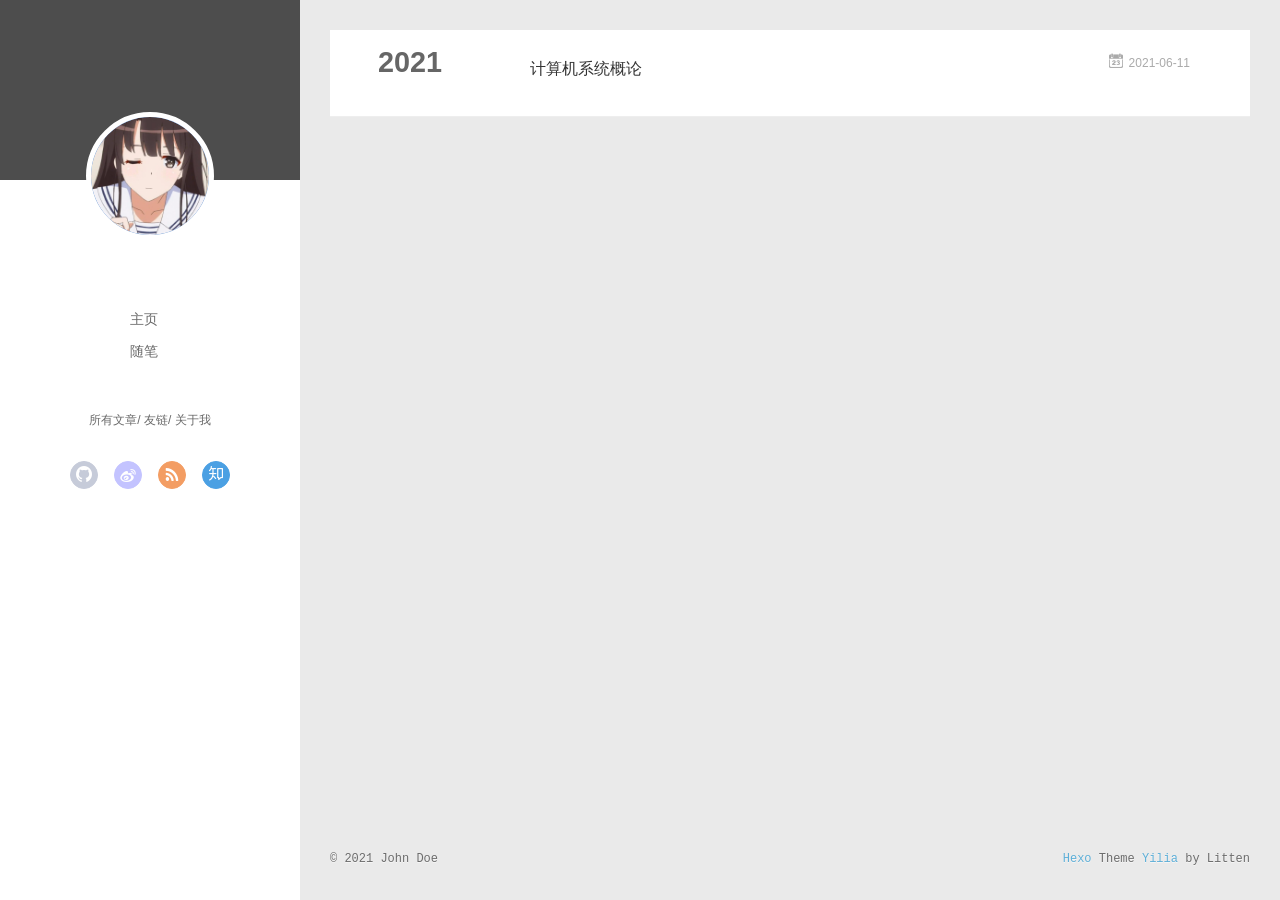
<file: archives/2021/06/index.html>
<!DOCTYPE html>
<html>
<head>
  <meta charset="utf-8">
  
  <meta name="renderer" content="webkit">
  <meta http-equiv="X-UA-Compatible" content="IE=edge" >
  <link rel="dns-prefetch" href="http://example.com">
  <title>Archives: 2021/6 | Hexo</title>
  <meta name="viewport" content="width=device-width, initial-scale=1, maximum-scale=1">
  <meta property="og:type" content="website">
<meta property="og:title" content="Hexo">
<meta property="og:url" content="http://example.com/archives/2021/06/index.html">
<meta property="og:site_name" content="Hexo">
<meta property="og:locale" content="en_US">
<meta property="article:author" content="John Doe">
<meta name="twitter:card" content="summary">
  
    <link rel="alternative" href="/atom.xml" title="Hexo" type="application/atom+xml">
  
  
    <link rel="icon" href="/favicon.png">
  
  <link rel="stylesheet" type="text/css" href="/./main.0cf68a.css">
  <style type="text/css">
  
    #container.show {
      background: linear-gradient(200deg,#a0cfe4,#e8c37e);
    }
  </style>
  

  

<meta name="generator" content="Hexo 5.4.0"></head>

<body>
  <div id="container" q-class="show:isCtnShow">
    <canvas id="anm-canvas" class="anm-canvas"></canvas>
    <div class="left-col" q-class="show:isShow">
      
<div class="overlay" style="background: #4d4d4d"></div>
<div class="intrude-less">
	<header id="header" class="inner">
		<a href="/" class="profilepic">
			<img src="/img/avatar.gif" class="js-avatar">
		</a>
		<hgroup>
		  <h1 class="header-author"><a href="/"></a></h1>
		</hgroup>
		

		<nav class="header-menu">
			<ul>
			
				<li><a href="/">主页</a></li>
	        
				<li><a href="/tags/%E9%9A%8F%E7%AC%94/">随笔</a></li>
	        
			</ul>
		</nav>
		<nav class="header-smart-menu">
    		
    			
    			<a q-on="click: openSlider(e, 'innerArchive')" href="javascript:void(0)">所有文章</a>
    			
            
    			
    			<a q-on="click: openSlider(e, 'friends')" href="javascript:void(0)">友链</a>
    			
            
    			
    			<a q-on="click: openSlider(e, 'aboutme')" href="javascript:void(0)">关于我</a>
    			
            
		</nav>
		<nav class="header-nav">
			<div class="social">
				
					<a class="github" target="_blank" href="#" title="github"><i class="icon-github"></i></a>
		        
					<a class="weibo" target="_blank" href="#" title="weibo"><i class="icon-weibo"></i></a>
		        
					<a class="rss" target="_blank" href="#" title="rss"><i class="icon-rss"></i></a>
		        
					<a class="zhihu" target="_blank" href="#" title="zhihu"><i class="icon-zhihu"></i></a>
		        
			</div>
		</nav>
	</header>		
</div>

    </div>
    <div class="mid-col" q-class="show:isShow,hide:isShow|isFalse">
      
<nav id="mobile-nav">
  	<div class="overlay js-overlay" style="background: #4d4d4d"></div>
	<div class="btnctn js-mobile-btnctn">
  		<div class="slider-trigger list" q-on="click: openSlider(e)"><i class="icon icon-sort"></i></div>
	</div>
	<div class="intrude-less">
		<header id="header" class="inner">
			<div class="profilepic">
				<img src="/img/avatar.gif" class="js-avatar">
			</div>
			<hgroup>
			  <h1 class="header-author js-header-author"></h1>
			</hgroup>
			
			
			
				
			
				
			
			
			
			<nav class="header-nav">
				<div class="social">
					
						<a class="github" target="_blank" href="#" title="github"><i class="icon-github"></i></a>
			        
						<a class="weibo" target="_blank" href="#" title="weibo"><i class="icon-weibo"></i></a>
			        
						<a class="rss" target="_blank" href="#" title="rss"><i class="icon-rss"></i></a>
			        
						<a class="zhihu" target="_blank" href="#" title="zhihu"><i class="icon-zhihu"></i></a>
			        
				</div>
			</nav>

			<nav class="header-menu js-header-menu">
				<ul style="width: 50%">
				
				
					<li style="width: 50%"><a href="/">主页</a></li>
		        
					<li style="width: 50%"><a href="/tags/%E9%9A%8F%E7%AC%94/">随笔</a></li>
		        
				</ul>
			</nav>
		</header>				
	</div>
	<div class="mobile-mask" style="display:none" q-show="isShow"></div>
</nav>

      <div id="wrapper" class="body-wrap">
        <div class="menu-l">
          <div class="canvas-wrap">
            <canvas data-colors="#eaeaea" data-sectionHeight="100" data-contentId="js-content" id="myCanvas1" class="anm-canvas"></canvas>
          </div>
          <div id="js-content" class="content-ll">
            
  
  
    
    
      
      
      <section class="archives-wrap">
        <div class="archive-year-wrap">
          <a href="/archives/2021" class="archive-year">2021</a>
        </div>
        <div class="archives">
    
    <article class="archive-article archive-type-post">
  <div class="archive-article-inner">
    <header class="archive-article-header">
      	<div class="article-meta">
	      	<a href="/2021/06/11/jigai/" class="archive-article-date">
  	<time datetime="2021-06-11T07:11:48.000Z" itemprop="datePublished"><i class="icon-calendar icon"></i>2021-06-11</time>
</a>
        </div>
    	 
  
    <h1 itemprop="name">
      <a class="archive-article-title" href="/2021/06/11/jigai/">计算机系统概论</a>
    </h1>
  

        <div class="article-info info-on-right">
          
          

        </div>
        <div class="clearfix"></div>
    </header>
  </div>
</article>
  
  
    </div></section>
  

    


          </div>
        </div>
      </div>
      <footer id="footer">
  <div class="outer">
    <div id="footer-info">
    	<div class="footer-left">
    		&copy; 2021 John Doe
    	</div>
      	<div class="footer-right">
      		<a href="http://hexo.io/" target="_blank">Hexo</a>  Theme <a href="https://github.com/litten/hexo-theme-yilia" target="_blank">Yilia</a> by Litten
      	</div>
    </div>
  </div>
</footer>
    </div>
    <script>
	var yiliaConfig = {
		mathjax: false,
		isHome: false,
		isPost: false,
		isArchive: true,
		isTag: false,
		isCategory: false,
		open_in_new: false,
		toc_hide_index: true,
		root: "/",
		innerArchive: true,
		showTags: false
	}
</script>

<script>!function(t){function n(e){if(r[e])return r[e].exports;var i=r[e]={exports:{},id:e,loaded:!1};return t[e].call(i.exports,i,i.exports,n),i.loaded=!0,i.exports}var r={};n.m=t,n.c=r,n.p="./",n(0)}([function(t,n,r){r(195),t.exports=r(191)},function(t,n,r){var e=r(3),i=r(52),o=r(27),u=r(28),c=r(53),f="prototype",a=function(t,n,r){var s,l,h,v,p=t&a.F,d=t&a.G,y=t&a.S,g=t&a.P,b=t&a.B,m=d?e:y?e[n]||(e[n]={}):(e[n]||{})[f],x=d?i:i[n]||(i[n]={}),w=x[f]||(x[f]={});d&&(r=n);for(s in r)l=!p&&m&&void 0!==m[s],h=(l?m:r)[s],v=b&&l?c(h,e):g&&"function"==typeof h?c(Function.call,h):h,m&&u(m,s,h,t&a.U),x[s]!=h&&o(x,s,v),g&&w[s]!=h&&(w[s]=h)};e.core=i,a.F=1,a.G=2,a.S=4,a.P=8,a.B=16,a.W=32,a.U=64,a.R=128,t.exports=a},function(t,n,r){var e=r(6);t.exports=function(t){if(!e(t))throw TypeError(t+" is not an object!");return t}},function(t,n){var r=t.exports="undefined"!=typeof window&&window.Math==Math?window:"undefined"!=typeof self&&self.Math==Math?self:Function("return this")();"number"==typeof __g&&(__g=r)},function(t,n){t.exports=function(t){try{return!!t()}catch(t){return!0}}},function(t,n){var r=t.exports="undefined"!=typeof window&&window.Math==Math?window:"undefined"!=typeof self&&self.Math==Math?self:Function("return this")();"number"==typeof __g&&(__g=r)},function(t,n){t.exports=function(t){return"object"==typeof t?null!==t:"function"==typeof t}},function(t,n,r){var e=r(126)("wks"),i=r(76),o=r(3).Symbol,u="function"==typeof o;(t.exports=function(t){return e[t]||(e[t]=u&&o[t]||(u?o:i)("Symbol."+t))}).store=e},function(t,n){var r={}.hasOwnProperty;t.exports=function(t,n){return r.call(t,n)}},function(t,n,r){var e=r(94),i=r(33);t.exports=function(t){return e(i(t))}},function(t,n,r){t.exports=!r(4)(function(){return 7!=Object.defineProperty({},"a",{get:function(){return 7}}).a})},function(t,n,r){var e=r(2),i=r(167),o=r(50),u=Object.defineProperty;n.f=r(10)?Object.defineProperty:function(t,n,r){if(e(t),n=o(n,!0),e(r),i)try{return u(t,n,r)}catch(t){}if("get"in r||"set"in r)throw TypeError("Accessors not supported!");return"value"in r&&(t[n]=r.value),t}},function(t,n,r){t.exports=!r(18)(function(){return 7!=Object.defineProperty({},"a",{get:function(){return 7}}).a})},function(t,n,r){var e=r(14),i=r(22);t.exports=r(12)?function(t,n,r){return e.f(t,n,i(1,r))}:function(t,n,r){return t[n]=r,t}},function(t,n,r){var e=r(20),i=r(58),o=r(42),u=Object.defineProperty;n.f=r(12)?Object.defineProperty:function(t,n,r){if(e(t),n=o(n,!0),e(r),i)try{return u(t,n,r)}catch(t){}if("get"in r||"set"in r)throw TypeError("Accessors not supported!");return"value"in r&&(t[n]=r.value),t}},function(t,n,r){var e=r(40)("wks"),i=r(23),o=r(5).Symbol,u="function"==typeof o;(t.exports=function(t){return e[t]||(e[t]=u&&o[t]||(u?o:i)("Symbol."+t))}).store=e},function(t,n,r){var e=r(67),i=Math.min;t.exports=function(t){return t>0?i(e(t),9007199254740991):0}},function(t,n,r){var e=r(46);t.exports=function(t){return Object(e(t))}},function(t,n){t.exports=function(t){try{return!!t()}catch(t){return!0}}},function(t,n,r){var e=r(63),i=r(34);t.exports=Object.keys||function(t){return e(t,i)}},function(t,n,r){var e=r(21);t.exports=function(t){if(!e(t))throw TypeError(t+" is not an object!");return t}},function(t,n){t.exports=function(t){return"object"==typeof t?null!==t:"function"==typeof t}},function(t,n){t.exports=function(t,n){return{enumerable:!(1&t),configurable:!(2&t),writable:!(4&t),value:n}}},function(t,n){var r=0,e=Math.random();t.exports=function(t){return"Symbol(".concat(void 0===t?"":t,")_",(++r+e).toString(36))}},function(t,n){var r={}.hasOwnProperty;t.exports=function(t,n){return r.call(t,n)}},function(t,n){var r=t.exports={version:"2.4.0"};"number"==typeof __e&&(__e=r)},function(t,n){t.exports=function(t){if("function"!=typeof t)throw TypeError(t+" is not a function!");return t}},function(t,n,r){var e=r(11),i=r(66);t.exports=r(10)?function(t,n,r){return e.f(t,n,i(1,r))}:function(t,n,r){return t[n]=r,t}},function(t,n,r){var e=r(3),i=r(27),o=r(24),u=r(76)("src"),c="toString",f=Function[c],a=(""+f).split(c);r(52).inspectSource=function(t){return f.call(t)},(t.exports=function(t,n,r,c){var f="function"==typeof r;f&&(o(r,"name")||i(r,"name",n)),t[n]!==r&&(f&&(o(r,u)||i(r,u,t[n]?""+t[n]:a.join(String(n)))),t===e?t[n]=r:c?t[n]?t[n]=r:i(t,n,r):(delete t[n],i(t,n,r)))})(Function.prototype,c,function(){return"function"==typeof this&&this[u]||f.call(this)})},function(t,n,r){var e=r(1),i=r(4),o=r(46),u=function(t,n,r,e){var i=String(o(t)),u="<"+n;return""!==r&&(u+=" "+r+'="'+String(e).replace(/"/g,"&quot;")+'"'),u+">"+i+"</"+n+">"};t.exports=function(t,n){var r={};r[t]=n(u),e(e.P+e.F*i(function(){var n=""[t]('"');return n!==n.toLowerCase()||n.split('"').length>3}),"String",r)}},function(t,n,r){var e=r(115),i=r(46);t.exports=function(t){return e(i(t))}},function(t,n,r){var e=r(116),i=r(66),o=r(30),u=r(50),c=r(24),f=r(167),a=Object.getOwnPropertyDescriptor;n.f=r(10)?a:function(t,n){if(t=o(t),n=u(n,!0),f)try{return a(t,n)}catch(t){}if(c(t,n))return i(!e.f.call(t,n),t[n])}},function(t,n,r){var e=r(24),i=r(17),o=r(145)("IE_PROTO"),u=Object.prototype;t.exports=Object.getPrototypeOf||function(t){return t=i(t),e(t,o)?t[o]:"function"==typeof t.constructor&&t instanceof t.constructor?t.constructor.prototype:t instanceof Object?u:null}},function(t,n){t.exports=function(t){if(void 0==t)throw TypeError("Can't call method on  "+t);return t}},function(t,n){t.exports="constructor,hasOwnProperty,isPrototypeOf,propertyIsEnumerable,toLocaleString,toString,valueOf".split(",")},function(t,n){t.exports={}},function(t,n){t.exports=!0},function(t,n){n.f={}.propertyIsEnumerable},function(t,n,r){var e=r(14).f,i=r(8),o=r(15)("toStringTag");t.exports=function(t,n,r){t&&!i(t=r?t:t.prototype,o)&&e(t,o,{configurable:!0,value:n})}},function(t,n,r){var e=r(40)("keys"),i=r(23);t.exports=function(t){return e[t]||(e[t]=i(t))}},function(t,n,r){var e=r(5),i="__core-js_shared__",o=e[i]||(e[i]={});t.exports=function(t){return o[t]||(o[t]={})}},function(t,n){var r=Math.ceil,e=Math.floor;t.exports=function(t){return isNaN(t=+t)?0:(t>0?e:r)(t)}},function(t,n,r){var e=r(21);t.exports=function(t,n){if(!e(t))return t;var r,i;if(n&&"function"==typeof(r=t.toString)&&!e(i=r.call(t)))return i;if("function"==typeof(r=t.valueOf)&&!e(i=r.call(t)))return i;if(!n&&"function"==typeof(r=t.toString)&&!e(i=r.call(t)))return i;throw TypeError("Can't convert object to primitive value")}},function(t,n,r){var e=r(5),i=r(25),o=r(36),u=r(44),c=r(14).f;t.exports=function(t){var n=i.Symbol||(i.Symbol=o?{}:e.Symbol||{});"_"==t.charAt(0)||t in n||c(n,t,{value:u.f(t)})}},function(t,n,r){n.f=r(15)},function(t,n){var r={}.toString;t.exports=function(t){return r.call(t).slice(8,-1)}},function(t,n){t.exports=function(t){if(void 0==t)throw TypeError("Can't call method on  "+t);return t}},function(t,n,r){var e=r(4);t.exports=function(t,n){return!!t&&e(function(){n?t.call(null,function(){},1):t.call(null)})}},function(t,n,r){var e=r(53),i=r(115),o=r(17),u=r(16),c=r(203);t.exports=function(t,n){var r=1==t,f=2==t,a=3==t,s=4==t,l=6==t,h=5==t||l,v=n||c;return function(n,c,p){for(var d,y,g=o(n),b=i(g),m=e(c,p,3),x=u(b.length),w=0,S=r?v(n,x):f?v(n,0):void 0;x>w;w++)if((h||w in b)&&(d=b[w],y=m(d,w,g),t))if(r)S[w]=y;else if(y)switch(t){case 3:return!0;case 5:return d;case 6:return w;case 2:S.push(d)}else if(s)return!1;return l?-1:a||s?s:S}}},function(t,n,r){var e=r(1),i=r(52),o=r(4);t.exports=function(t,n){var r=(i.Object||{})[t]||Object[t],u={};u[t]=n(r),e(e.S+e.F*o(function(){r(1)}),"Object",u)}},function(t,n,r){var e=r(6);t.exports=function(t,n){if(!e(t))return t;var r,i;if(n&&"function"==typeof(r=t.toString)&&!e(i=r.call(t)))return i;if("function"==typeof(r=t.valueOf)&&!e(i=r.call(t)))return i;if(!n&&"function"==typeof(r=t.toString)&&!e(i=r.call(t)))return i;throw TypeError("Can't convert object to primitive value")}},function(t,n,r){var e=r(5),i=r(25),o=r(91),u=r(13),c="prototype",f=function(t,n,r){var a,s,l,h=t&f.F,v=t&f.G,p=t&f.S,d=t&f.P,y=t&f.B,g=t&f.W,b=v?i:i[n]||(i[n]={}),m=b[c],x=v?e:p?e[n]:(e[n]||{})[c];v&&(r=n);for(a in r)(s=!h&&x&&void 0!==x[a])&&a in b||(l=s?x[a]:r[a],b[a]=v&&"function"!=typeof x[a]?r[a]:y&&s?o(l,e):g&&x[a]==l?function(t){var n=function(n,r,e){if(this instanceof t){switch(arguments.length){case 0:return new t;case 1:return new t(n);case 2:return new t(n,r)}return new t(n,r,e)}return t.apply(this,arguments)};return n[c]=t[c],n}(l):d&&"function"==typeof l?o(Function.call,l):l,d&&((b.virtual||(b.virtual={}))[a]=l,t&f.R&&m&&!m[a]&&u(m,a,l)))};f.F=1,f.G=2,f.S=4,f.P=8,f.B=16,f.W=32,f.U=64,f.R=128,t.exports=f},function(t,n){var r=t.exports={version:"2.4.0"};"number"==typeof __e&&(__e=r)},function(t,n,r){var e=r(26);t.exports=function(t,n,r){if(e(t),void 0===n)return t;switch(r){case 1:return function(r){return t.call(n,r)};case 2:return function(r,e){return t.call(n,r,e)};case 3:return function(r,e,i){return t.call(n,r,e,i)}}return function(){return t.apply(n,arguments)}}},function(t,n,r){var e=r(183),i=r(1),o=r(126)("metadata"),u=o.store||(o.store=new(r(186))),c=function(t,n,r){var i=u.get(t);if(!i){if(!r)return;u.set(t,i=new e)}var o=i.get(n);if(!o){if(!r)return;i.set(n,o=new e)}return o},f=function(t,n,r){var e=c(n,r,!1);return void 0!==e&&e.has(t)},a=function(t,n,r){var e=c(n,r,!1);return void 0===e?void 0:e.get(t)},s=function(t,n,r,e){c(r,e,!0).set(t,n)},l=function(t,n){var r=c(t,n,!1),e=[];return r&&r.forEach(function(t,n){e.push(n)}),e},h=function(t){return void 0===t||"symbol"==typeof t?t:String(t)},v=function(t){i(i.S,"Reflect",t)};t.exports={store:u,map:c,has:f,get:a,set:s,keys:l,key:h,exp:v}},function(t,n,r){"use strict";if(r(10)){var e=r(69),i=r(3),o=r(4),u=r(1),c=r(127),f=r(152),a=r(53),s=r(68),l=r(66),h=r(27),v=r(73),p=r(67),d=r(16),y=r(75),g=r(50),b=r(24),m=r(180),x=r(114),w=r(6),S=r(17),_=r(137),O=r(70),E=r(32),P=r(71).f,j=r(154),F=r(76),M=r(7),A=r(48),N=r(117),T=r(146),I=r(155),k=r(80),L=r(123),R=r(74),C=r(130),D=r(160),U=r(11),W=r(31),G=U.f,B=W.f,V=i.RangeError,z=i.TypeError,q=i.Uint8Array,K="ArrayBuffer",J="Shared"+K,Y="BYTES_PER_ELEMENT",H="prototype",$=Array[H],X=f.ArrayBuffer,Q=f.DataView,Z=A(0),tt=A(2),nt=A(3),rt=A(4),et=A(5),it=A(6),ot=N(!0),ut=N(!1),ct=I.values,ft=I.keys,at=I.entries,st=$.lastIndexOf,lt=$.reduce,ht=$.reduceRight,vt=$.join,pt=$.sort,dt=$.slice,yt=$.toString,gt=$.toLocaleString,bt=M("iterator"),mt=M("toStringTag"),xt=F("typed_constructor"),wt=F("def_constructor"),St=c.CONSTR,_t=c.TYPED,Ot=c.VIEW,Et="Wrong length!",Pt=A(1,function(t,n){return Tt(T(t,t[wt]),n)}),jt=o(function(){return 1===new q(new Uint16Array([1]).buffer)[0]}),Ft=!!q&&!!q[H].set&&o(function(){new q(1).set({})}),Mt=function(t,n){if(void 0===t)throw z(Et);var r=+t,e=d(t);if(n&&!m(r,e))throw V(Et);return e},At=function(t,n){var r=p(t);if(r<0||r%n)throw V("Wrong offset!");return r},Nt=function(t){if(w(t)&&_t in t)return t;throw z(t+" is not a typed array!")},Tt=function(t,n){if(!(w(t)&&xt in t))throw z("It is not a typed array constructor!");return new t(n)},It=function(t,n){return kt(T(t,t[wt]),n)},kt=function(t,n){for(var r=0,e=n.length,i=Tt(t,e);e>r;)i[r]=n[r++];return i},Lt=function(t,n,r){G(t,n,{get:function(){return this._d[r]}})},Rt=function(t){var n,r,e,i,o,u,c=S(t),f=arguments.length,s=f>1?arguments[1]:void 0,l=void 0!==s,h=j(c);if(void 0!=h&&!_(h)){for(u=h.call(c),e=[],n=0;!(o=u.next()).done;n++)e.push(o.value);c=e}for(l&&f>2&&(s=a(s,arguments[2],2)),n=0,r=d(c.length),i=Tt(this,r);r>n;n++)i[n]=l?s(c[n],n):c[n];return i},Ct=function(){for(var t=0,n=arguments.length,r=Tt(this,n);n>t;)r[t]=arguments[t++];return r},Dt=!!q&&o(function(){gt.call(new q(1))}),Ut=function(){return gt.apply(Dt?dt.call(Nt(this)):Nt(this),arguments)},Wt={copyWithin:function(t,n){return D.call(Nt(this),t,n,arguments.length>2?arguments[2]:void 0)},every:function(t){return rt(Nt(this),t,arguments.length>1?arguments[1]:void 0)},fill:function(t){return C.apply(Nt(this),arguments)},filter:function(t){return It(this,tt(Nt(this),t,arguments.length>1?arguments[1]:void 0))},find:function(t){return et(Nt(this),t,arguments.length>1?arguments[1]:void 0)},findIndex:function(t){return it(Nt(this),t,arguments.length>1?arguments[1]:void 0)},forEach:function(t){Z(Nt(this),t,arguments.length>1?arguments[1]:void 0)},indexOf:function(t){return ut(Nt(this),t,arguments.length>1?arguments[1]:void 0)},includes:function(t){return ot(Nt(this),t,arguments.length>1?arguments[1]:void 0)},join:function(t){return vt.apply(Nt(this),arguments)},lastIndexOf:function(t){return st.apply(Nt(this),arguments)},map:function(t){return Pt(Nt(this),t,arguments.length>1?arguments[1]:void 0)},reduce:function(t){return lt.apply(Nt(this),arguments)},reduceRight:function(t){return ht.apply(Nt(this),arguments)},reverse:function(){for(var t,n=this,r=Nt(n).length,e=Math.floor(r/2),i=0;i<e;)t=n[i],n[i++]=n[--r],n[r]=t;return n},some:function(t){return nt(Nt(this),t,arguments.length>1?arguments[1]:void 0)},sort:function(t){return pt.call(Nt(this),t)},subarray:function(t,n){var r=Nt(this),e=r.length,i=y(t,e);return new(T(r,r[wt]))(r.buffer,r.byteOffset+i*r.BYTES_PER_ELEMENT,d((void 0===n?e:y(n,e))-i))}},Gt=function(t,n){return It(this,dt.call(Nt(this),t,n))},Bt=function(t){Nt(this);var n=At(arguments[1],1),r=this.length,e=S(t),i=d(e.length),o=0;if(i+n>r)throw V(Et);for(;o<i;)this[n+o]=e[o++]},Vt={entries:function(){return at.call(Nt(this))},keys:function(){return ft.call(Nt(this))},values:function(){return ct.call(Nt(this))}},zt=function(t,n){return w(t)&&t[_t]&&"symbol"!=typeof n&&n in t&&String(+n)==String(n)},qt=function(t,n){return zt(t,n=g(n,!0))?l(2,t[n]):B(t,n)},Kt=function(t,n,r){return!(zt(t,n=g(n,!0))&&w(r)&&b(r,"value"))||b(r,"get")||b(r,"set")||r.configurable||b(r,"writable")&&!r.writable||b(r,"enumerable")&&!r.enumerable?G(t,n,r):(t[n]=r.value,t)};St||(W.f=qt,U.f=Kt),u(u.S+u.F*!St,"Object",{getOwnPropertyDescriptor:qt,defineProperty:Kt}),o(function(){yt.call({})})&&(yt=gt=function(){return vt.call(this)});var Jt=v({},Wt);v(Jt,Vt),h(Jt,bt,Vt.values),v(Jt,{slice:Gt,set:Bt,constructor:function(){},toString:yt,toLocaleString:Ut}),Lt(Jt,"buffer","b"),Lt(Jt,"byteOffset","o"),Lt(Jt,"byteLength","l"),Lt(Jt,"length","e"),G(Jt,mt,{get:function(){return this[_t]}}),t.exports=function(t,n,r,f){f=!!f;var a=t+(f?"Clamped":"")+"Array",l="Uint8Array"!=a,v="get"+t,p="set"+t,y=i[a],g=y||{},b=y&&E(y),m=!y||!c.ABV,S={},_=y&&y[H],j=function(t,r){var e=t._d;return e.v[v](r*n+e.o,jt)},F=function(t,r,e){var i=t._d;f&&(e=(e=Math.round(e))<0?0:e>255?255:255&e),i.v[p](r*n+i.o,e,jt)},M=function(t,n){G(t,n,{get:function(){return j(this,n)},set:function(t){return F(this,n,t)},enumerable:!0})};m?(y=r(function(t,r,e,i){s(t,y,a,"_d");var o,u,c,f,l=0,v=0;if(w(r)){if(!(r instanceof X||(f=x(r))==K||f==J))return _t in r?kt(y,r):Rt.call(y,r);o=r,v=At(e,n);var p=r.byteLength;if(void 0===i){if(p%n)throw V(Et);if((u=p-v)<0)throw V(Et)}else if((u=d(i)*n)+v>p)throw V(Et);c=u/n}else c=Mt(r,!0),u=c*n,o=new X(u);for(h(t,"_d",{b:o,o:v,l:u,e:c,v:new Q(o)});l<c;)M(t,l++)}),_=y[H]=O(Jt),h(_,"constructor",y)):L(function(t){new y(null),new y(t)},!0)||(y=r(function(t,r,e,i){s(t,y,a);var o;return w(r)?r instanceof X||(o=x(r))==K||o==J?void 0!==i?new g(r,At(e,n),i):void 0!==e?new g(r,At(e,n)):new g(r):_t in r?kt(y,r):Rt.call(y,r):new g(Mt(r,l))}),Z(b!==Function.prototype?P(g).concat(P(b)):P(g),function(t){t in y||h(y,t,g[t])}),y[H]=_,e||(_.constructor=y));var A=_[bt],N=!!A&&("values"==A.name||void 0==A.name),T=Vt.values;h(y,xt,!0),h(_,_t,a),h(_,Ot,!0),h(_,wt,y),(f?new y(1)[mt]==a:mt in _)||G(_,mt,{get:function(){return a}}),S[a]=y,u(u.G+u.W+u.F*(y!=g),S),u(u.S,a,{BYTES_PER_ELEMENT:n,from:Rt,of:Ct}),Y in _||h(_,Y,n),u(u.P,a,Wt),R(a),u(u.P+u.F*Ft,a,{set:Bt}),u(u.P+u.F*!N,a,Vt),u(u.P+u.F*(_.toString!=yt),a,{toString:yt}),u(u.P+u.F*o(function(){new y(1).slice()}),a,{slice:Gt}),u(u.P+u.F*(o(function(){return[1,2].toLocaleString()!=new y([1,2]).toLocaleString()})||!o(function(){_.toLocaleString.call([1,2])})),a,{toLocaleString:Ut}),k[a]=N?A:T,e||N||h(_,bt,T)}}else t.exports=function(){}},function(t,n){var r={}.toString;t.exports=function(t){return r.call(t).slice(8,-1)}},function(t,n,r){var e=r(21),i=r(5).document,o=e(i)&&e(i.createElement);t.exports=function(t){return o?i.createElement(t):{}}},function(t,n,r){t.exports=!r(12)&&!r(18)(function(){return 7!=Object.defineProperty(r(57)("div"),"a",{get:function(){return 7}}).a})},function(t,n,r){"use strict";var e=r(36),i=r(51),o=r(64),u=r(13),c=r(8),f=r(35),a=r(96),s=r(38),l=r(103),h=r(15)("iterator"),v=!([].keys&&"next"in[].keys()),p="keys",d="values",y=function(){return this};t.exports=function(t,n,r,g,b,m,x){a(r,n,g);var w,S,_,O=function(t){if(!v&&t in F)return F[t];switch(t){case p:case d:return function(){return new r(this,t)}}return function(){return new r(this,t)}},E=n+" Iterator",P=b==d,j=!1,F=t.prototype,M=F[h]||F["@@iterator"]||b&&F[b],A=M||O(b),N=b?P?O("entries"):A:void 0,T="Array"==n?F.entries||M:M;if(T&&(_=l(T.call(new t)))!==Object.prototype&&(s(_,E,!0),e||c(_,h)||u(_,h,y)),P&&M&&M.name!==d&&(j=!0,A=function(){return M.call(this)}),e&&!x||!v&&!j&&F[h]||u(F,h,A),f[n]=A,f[E]=y,b)if(w={values:P?A:O(d),keys:m?A:O(p),entries:N},x)for(S in w)S in F||o(F,S,w[S]);else i(i.P+i.F*(v||j),n,w);return w}},function(t,n,r){var e=r(20),i=r(100),o=r(34),u=r(39)("IE_PROTO"),c=function(){},f="prototype",a=function(){var t,n=r(57)("iframe"),e=o.length;for(n.style.display="none",r(93).appendChild(n),n.src="javascript:",t=n.contentWindow.document,t.open(),t.write("<script>document.F=Object<\/script>"),t.close(),a=t.F;e--;)delete a[f][o[e]];return a()};t.exports=Object.create||function(t,n){var r;return null!==t?(c[f]=e(t),r=new c,c[f]=null,r[u]=t):r=a(),void 0===n?r:i(r,n)}},function(t,n,r){var e=r(63),i=r(34).concat("length","prototype");n.f=Object.getOwnPropertyNames||function(t){return e(t,i)}},function(t,n){n.f=Object.getOwnPropertySymbols},function(t,n,r){var e=r(8),i=r(9),o=r(90)(!1),u=r(39)("IE_PROTO");t.exports=function(t,n){var r,c=i(t),f=0,a=[];for(r in c)r!=u&&e(c,r)&&a.push(r);for(;n.length>f;)e(c,r=n[f++])&&(~o(a,r)||a.push(r));return a}},function(t,n,r){t.exports=r(13)},function(t,n,r){var e=r(76)("meta"),i=r(6),o=r(24),u=r(11).f,c=0,f=Object.isExtensible||function(){return!0},a=!r(4)(function(){return f(Object.preventExtensions({}))}),s=function(t){u(t,e,{value:{i:"O"+ ++c,w:{}}})},l=function(t,n){if(!i(t))return"symbol"==typeof t?t:("string"==typeof t?"S":"P")+t;if(!o(t,e)){if(!f(t))return"F";if(!n)return"E";s(t)}return t[e].i},h=function(t,n){if(!o(t,e)){if(!f(t))return!0;if(!n)return!1;s(t)}return t[e].w},v=function(t){return a&&p.NEED&&f(t)&&!o(t,e)&&s(t),t},p=t.exports={KEY:e,NEED:!1,fastKey:l,getWeak:h,onFreeze:v}},function(t,n){t.exports=function(t,n){return{enumerable:!(1&t),configurable:!(2&t),writable:!(4&t),value:n}}},function(t,n){var r=Math.ceil,e=Math.floor;t.exports=function(t){return isNaN(t=+t)?0:(t>0?e:r)(t)}},function(t,n){t.exports=function(t,n,r,e){if(!(t instanceof n)||void 0!==e&&e in t)throw TypeError(r+": incorrect invocation!");return t}},function(t,n){t.exports=!1},function(t,n,r){var e=r(2),i=r(173),o=r(133),u=r(145)("IE_PROTO"),c=function(){},f="prototype",a=function(){var t,n=r(132)("iframe"),e=o.length;for(n.style.display="none",r(135).appendChild(n),n.src="javascript:",t=n.contentWindow.document,t.open(),t.write("<script>document.F=Object<\/script>"),t.close(),a=t.F;e--;)delete a[f][o[e]];return a()};t.exports=Object.create||function(t,n){var r;return null!==t?(c[f]=e(t),r=new c,c[f]=null,r[u]=t):r=a(),void 0===n?r:i(r,n)}},function(t,n,r){var e=r(175),i=r(133).concat("length","prototype");n.f=Object.getOwnPropertyNames||function(t){return e(t,i)}},function(t,n,r){var e=r(175),i=r(133);t.exports=Object.keys||function(t){return e(t,i)}},function(t,n,r){var e=r(28);t.exports=function(t,n,r){for(var i in n)e(t,i,n[i],r);return t}},function(t,n,r){"use strict";var e=r(3),i=r(11),o=r(10),u=r(7)("species");t.exports=function(t){var n=e[t];o&&n&&!n[u]&&i.f(n,u,{configurable:!0,get:function(){return this}})}},function(t,n,r){var e=r(67),i=Math.max,o=Math.min;t.exports=function(t,n){return t=e(t),t<0?i(t+n,0):o(t,n)}},function(t,n){var r=0,e=Math.random();t.exports=function(t){return"Symbol(".concat(void 0===t?"":t,")_",(++r+e).toString(36))}},function(t,n,r){var e=r(33);t.exports=function(t){return Object(e(t))}},function(t,n,r){var e=r(7)("unscopables"),i=Array.prototype;void 0==i[e]&&r(27)(i,e,{}),t.exports=function(t){i[e][t]=!0}},function(t,n,r){var e=r(53),i=r(169),o=r(137),u=r(2),c=r(16),f=r(154),a={},s={},n=t.exports=function(t,n,r,l,h){var v,p,d,y,g=h?function(){return t}:f(t),b=e(r,l,n?2:1),m=0;if("function"!=typeof g)throw TypeError(t+" is not iterable!");if(o(g)){for(v=c(t.length);v>m;m++)if((y=n?b(u(p=t[m])[0],p[1]):b(t[m]))===a||y===s)return y}else for(d=g.call(t);!(p=d.next()).done;)if((y=i(d,b,p.value,n))===a||y===s)return y};n.BREAK=a,n.RETURN=s},function(t,n){t.exports={}},function(t,n,r){var e=r(11).f,i=r(24),o=r(7)("toStringTag");t.exports=function(t,n,r){t&&!i(t=r?t:t.prototype,o)&&e(t,o,{configurable:!0,value:n})}},function(t,n,r){var e=r(1),i=r(46),o=r(4),u=r(150),c="["+u+"]",f="​",a=RegExp("^"+c+c+"*"),s=RegExp(c+c+"*$"),l=function(t,n,r){var i={},c=o(function(){return!!u[t]()||f[t]()!=f}),a=i[t]=c?n(h):u[t];r&&(i[r]=a),e(e.P+e.F*c,"String",i)},h=l.trim=function(t,n){return t=String(i(t)),1&n&&(t=t.replace(a,"")),2&n&&(t=t.replace(s,"")),t};t.exports=l},function(t,n,r){t.exports={default:r(86),__esModule:!0}},function(t,n,r){t.exports={default:r(87),__esModule:!0}},function(t,n,r){"use strict";function e(t){return t&&t.__esModule?t:{default:t}}n.__esModule=!0;var i=r(84),o=e(i),u=r(83),c=e(u),f="function"==typeof c.default&&"symbol"==typeof o.default?function(t){return typeof t}:function(t){return t&&"function"==typeof c.default&&t.constructor===c.default&&t!==c.default.prototype?"symbol":typeof t};n.default="function"==typeof c.default&&"symbol"===f(o.default)?function(t){return void 0===t?"undefined":f(t)}:function(t){return t&&"function"==typeof c.default&&t.constructor===c.default&&t!==c.default.prototype?"symbol":void 0===t?"undefined":f(t)}},function(t,n,r){r(110),r(108),r(111),r(112),t.exports=r(25).Symbol},function(t,n,r){r(109),r(113),t.exports=r(44).f("iterator")},function(t,n){t.exports=function(t){if("function"!=typeof t)throw TypeError(t+" is not a function!");return t}},function(t,n){t.exports=function(){}},function(t,n,r){var e=r(9),i=r(106),o=r(105);t.exports=function(t){return function(n,r,u){var c,f=e(n),a=i(f.length),s=o(u,a);if(t&&r!=r){for(;a>s;)if((c=f[s++])!=c)return!0}else for(;a>s;s++)if((t||s in f)&&f[s]===r)return t||s||0;return!t&&-1}}},function(t,n,r){var e=r(88);t.exports=function(t,n,r){if(e(t),void 0===n)return t;switch(r){case 1:return function(r){return t.call(n,r)};case 2:return function(r,e){return t.call(n,r,e)};case 3:return function(r,e,i){return t.call(n,r,e,i)}}return function(){return t.apply(n,arguments)}}},function(t,n,r){var e=r(19),i=r(62),o=r(37);t.exports=function(t){var n=e(t),r=i.f;if(r)for(var u,c=r(t),f=o.f,a=0;c.length>a;)f.call(t,u=c[a++])&&n.push(u);return n}},function(t,n,r){t.exports=r(5).document&&document.documentElement},function(t,n,r){var e=r(56);t.exports=Object("z").propertyIsEnumerable(0)?Object:function(t){return"String"==e(t)?t.split(""):Object(t)}},function(t,n,r){var e=r(56);t.exports=Array.isArray||function(t){return"Array"==e(t)}},function(t,n,r){"use strict";var e=r(60),i=r(22),o=r(38),u={};r(13)(u,r(15)("iterator"),function(){return this}),t.exports=function(t,n,r){t.prototype=e(u,{next:i(1,r)}),o(t,n+" Iterator")}},function(t,n){t.exports=function(t,n){return{value:n,done:!!t}}},function(t,n,r){var e=r(19),i=r(9);t.exports=function(t,n){for(var r,o=i(t),u=e(o),c=u.length,f=0;c>f;)if(o[r=u[f++]]===n)return r}},function(t,n,r){var e=r(23)("meta"),i=r(21),o=r(8),u=r(14).f,c=0,f=Object.isExtensible||function(){return!0},a=!r(18)(function(){return f(Object.preventExtensions({}))}),s=function(t){u(t,e,{value:{i:"O"+ ++c,w:{}}})},l=function(t,n){if(!i(t))return"symbol"==typeof t?t:("string"==typeof t?"S":"P")+t;if(!o(t,e)){if(!f(t))return"F";if(!n)return"E";s(t)}return t[e].i},h=function(t,n){if(!o(t,e)){if(!f(t))return!0;if(!n)return!1;s(t)}return t[e].w},v=function(t){return a&&p.NEED&&f(t)&&!o(t,e)&&s(t),t},p=t.exports={KEY:e,NEED:!1,fastKey:l,getWeak:h,onFreeze:v}},function(t,n,r){var e=r(14),i=r(20),o=r(19);t.exports=r(12)?Object.defineProperties:function(t,n){i(t);for(var r,u=o(n),c=u.length,f=0;c>f;)e.f(t,r=u[f++],n[r]);return t}},function(t,n,r){var e=r(37),i=r(22),o=r(9),u=r(42),c=r(8),f=r(58),a=Object.getOwnPropertyDescriptor;n.f=r(12)?a:function(t,n){if(t=o(t),n=u(n,!0),f)try{return a(t,n)}catch(t){}if(c(t,n))return i(!e.f.call(t,n),t[n])}},function(t,n,r){var e=r(9),i=r(61).f,o={}.toString,u="object"==typeof window&&window&&Object.getOwnPropertyNames?Object.getOwnPropertyNames(window):[],c=function(t){try{return i(t)}catch(t){return u.slice()}};t.exports.f=function(t){return u&&"[object Window]"==o.call(t)?c(t):i(e(t))}},function(t,n,r){var e=r(8),i=r(77),o=r(39)("IE_PROTO"),u=Object.prototype;t.exports=Object.getPrototypeOf||function(t){return t=i(t),e(t,o)?t[o]:"function"==typeof t.constructor&&t instanceof t.constructor?t.constructor.prototype:t instanceof Object?u:null}},function(t,n,r){var e=r(41),i=r(33);t.exports=function(t){return function(n,r){var o,u,c=String(i(n)),f=e(r),a=c.length;return f<0||f>=a?t?"":void 0:(o=c.charCodeAt(f),o<55296||o>56319||f+1===a||(u=c.charCodeAt(f+1))<56320||u>57343?t?c.charAt(f):o:t?c.slice(f,f+2):u-56320+(o-55296<<10)+65536)}}},function(t,n,r){var e=r(41),i=Math.max,o=Math.min;t.exports=function(t,n){return t=e(t),t<0?i(t+n,0):o(t,n)}},function(t,n,r){var e=r(41),i=Math.min;t.exports=function(t){return t>0?i(e(t),9007199254740991):0}},function(t,n,r){"use strict";var e=r(89),i=r(97),o=r(35),u=r(9);t.exports=r(59)(Array,"Array",function(t,n){this._t=u(t),this._i=0,this._k=n},function(){var t=this._t,n=this._k,r=this._i++;return!t||r>=t.length?(this._t=void 0,i(1)):"keys"==n?i(0,r):"values"==n?i(0,t[r]):i(0,[r,t[r]])},"values"),o.Arguments=o.Array,e("keys"),e("values"),e("entries")},function(t,n){},function(t,n,r){"use strict";var e=r(104)(!0);r(59)(String,"String",function(t){this._t=String(t),this._i=0},function(){var t,n=this._t,r=this._i;return r>=n.length?{value:void 0,done:!0}:(t=e(n,r),this._i+=t.length,{value:t,done:!1})})},function(t,n,r){"use strict";var e=r(5),i=r(8),o=r(12),u=r(51),c=r(64),f=r(99).KEY,a=r(18),s=r(40),l=r(38),h=r(23),v=r(15),p=r(44),d=r(43),y=r(98),g=r(92),b=r(95),m=r(20),x=r(9),w=r(42),S=r(22),_=r(60),O=r(102),E=r(101),P=r(14),j=r(19),F=E.f,M=P.f,A=O.f,N=e.Symbol,T=e.JSON,I=T&&T.stringify,k="prototype",L=v("_hidden"),R=v("toPrimitive"),C={}.propertyIsEnumerable,D=s("symbol-registry"),U=s("symbols"),W=s("op-symbols"),G=Object[k],B="function"==typeof N,V=e.QObject,z=!V||!V[k]||!V[k].findChild,q=o&&a(function(){return 7!=_(M({},"a",{get:function(){return M(this,"a",{value:7}).a}})).a})?function(t,n,r){var e=F(G,n);e&&delete G[n],M(t,n,r),e&&t!==G&&M(G,n,e)}:M,K=function(t){var n=U[t]=_(N[k]);return n._k=t,n},J=B&&"symbol"==typeof N.iterator?function(t){return"symbol"==typeof t}:function(t){return t instanceof N},Y=function(t,n,r){return t===G&&Y(W,n,r),m(t),n=w(n,!0),m(r),i(U,n)?(r.enumerable?(i(t,L)&&t[L][n]&&(t[L][n]=!1),r=_(r,{enumerable:S(0,!1)})):(i(t,L)||M(t,L,S(1,{})),t[L][n]=!0),q(t,n,r)):M(t,n,r)},H=function(t,n){m(t);for(var r,e=g(n=x(n)),i=0,o=e.length;o>i;)Y(t,r=e[i++],n[r]);return t},$=function(t,n){return void 0===n?_(t):H(_(t),n)},X=function(t){var n=C.call(this,t=w(t,!0));return!(this===G&&i(U,t)&&!i(W,t))&&(!(n||!i(this,t)||!i(U,t)||i(this,L)&&this[L][t])||n)},Q=function(t,n){if(t=x(t),n=w(n,!0),t!==G||!i(U,n)||i(W,n)){var r=F(t,n);return!r||!i(U,n)||i(t,L)&&t[L][n]||(r.enumerable=!0),r}},Z=function(t){for(var n,r=A(x(t)),e=[],o=0;r.length>o;)i(U,n=r[o++])||n==L||n==f||e.push(n);return e},tt=function(t){for(var n,r=t===G,e=A(r?W:x(t)),o=[],u=0;e.length>u;)!i(U,n=e[u++])||r&&!i(G,n)||o.push(U[n]);return o};B||(N=function(){if(this instanceof N)throw TypeError("Symbol is not a constructor!");var t=h(arguments.length>0?arguments[0]:void 0),n=function(r){this===G&&n.call(W,r),i(this,L)&&i(this[L],t)&&(this[L][t]=!1),q(this,t,S(1,r))};return o&&z&&q(G,t,{configurable:!0,set:n}),K(t)},c(N[k],"toString",function(){return this._k}),E.f=Q,P.f=Y,r(61).f=O.f=Z,r(37).f=X,r(62).f=tt,o&&!r(36)&&c(G,"propertyIsEnumerable",X,!0),p.f=function(t){return K(v(t))}),u(u.G+u.W+u.F*!B,{Symbol:N});for(var nt="hasInstance,isConcatSpreadable,iterator,match,replace,search,species,split,toPrimitive,toStringTag,unscopables".split(","),rt=0;nt.length>rt;)v(nt[rt++]);for(var nt=j(v.store),rt=0;nt.length>rt;)d(nt[rt++]);u(u.S+u.F*!B,"Symbol",{for:function(t){return i(D,t+="")?D[t]:D[t]=N(t)},keyFor:function(t){if(J(t))return y(D,t);throw TypeError(t+" is not a symbol!")},useSetter:function(){z=!0},useSimple:function(){z=!1}}),u(u.S+u.F*!B,"Object",{create:$,defineProperty:Y,defineProperties:H,getOwnPropertyDescriptor:Q,getOwnPropertyNames:Z,getOwnPropertySymbols:tt}),T&&u(u.S+u.F*(!B||a(function(){var t=N();return"[null]"!=I([t])||"{}"!=I({a:t})||"{}"!=I(Object(t))})),"JSON",{stringify:function(t){if(void 0!==t&&!J(t)){for(var n,r,e=[t],i=1;arguments.length>i;)e.push(arguments[i++]);return n=e[1],"function"==typeof n&&(r=n),!r&&b(n)||(n=function(t,n){if(r&&(n=r.call(this,t,n)),!J(n))return n}),e[1]=n,I.apply(T,e)}}}),N[k][R]||r(13)(N[k],R,N[k].valueOf),l(N,"Symbol"),l(Math,"Math",!0),l(e.JSON,"JSON",!0)},function(t,n,r){r(43)("asyncIterator")},function(t,n,r){r(43)("observable")},function(t,n,r){r(107);for(var e=r(5),i=r(13),o=r(35),u=r(15)("toStringTag"),c=["NodeList","DOMTokenList","MediaList","StyleSheetList","CSSRuleList"],f=0;f<5;f++){var a=c[f],s=e[a],l=s&&s.prototype;l&&!l[u]&&i(l,u,a),o[a]=o.Array}},function(t,n,r){var e=r(45),i=r(7)("toStringTag"),o="Arguments"==e(function(){return arguments}()),u=function(t,n){try{return t[n]}catch(t){}};t.exports=function(t){var n,r,c;return void 0===t?"Undefined":null===t?"Null":"string"==typeof(r=u(n=Object(t),i))?r:o?e(n):"Object"==(c=e(n))&&"function"==typeof n.callee?"Arguments":c}},function(t,n,r){var e=r(45);t.exports=Object("z").propertyIsEnumerable(0)?Object:function(t){return"String"==e(t)?t.split(""):Object(t)}},function(t,n){n.f={}.propertyIsEnumerable},function(t,n,r){var e=r(30),i=r(16),o=r(75);t.exports=function(t){return function(n,r,u){var c,f=e(n),a=i(f.length),s=o(u,a);if(t&&r!=r){for(;a>s;)if((c=f[s++])!=c)return!0}else for(;a>s;s++)if((t||s in f)&&f[s]===r)return t||s||0;return!t&&-1}}},function(t,n,r){"use strict";var e=r(3),i=r(1),o=r(28),u=r(73),c=r(65),f=r(79),a=r(68),s=r(6),l=r(4),h=r(123),v=r(81),p=r(136);t.exports=function(t,n,r,d,y,g){var b=e[t],m=b,x=y?"set":"add",w=m&&m.prototype,S={},_=function(t){var n=w[t];o(w,t,"delete"==t?function(t){return!(g&&!s(t))&&n.call(this,0===t?0:t)}:"has"==t?function(t){return!(g&&!s(t))&&n.call(this,0===t?0:t)}:"get"==t?function(t){return g&&!s(t)?void 0:n.call(this,0===t?0:t)}:"add"==t?function(t){return n.call(this,0===t?0:t),this}:function(t,r){return n.call(this,0===t?0:t,r),this})};if("function"==typeof m&&(g||w.forEach&&!l(function(){(new m).entries().next()}))){var O=new m,E=O[x](g?{}:-0,1)!=O,P=l(function(){O.has(1)}),j=h(function(t){new m(t)}),F=!g&&l(function(){for(var t=new m,n=5;n--;)t[x](n,n);return!t.has(-0)});j||(m=n(function(n,r){a(n,m,t);var e=p(new b,n,m);return void 0!=r&&f(r,y,e[x],e),e}),m.prototype=w,w.constructor=m),(P||F)&&(_("delete"),_("has"),y&&_("get")),(F||E)&&_(x),g&&w.clear&&delete w.clear}else m=d.getConstructor(n,t,y,x),u(m.prototype,r),c.NEED=!0;return v(m,t),S[t]=m,i(i.G+i.W+i.F*(m!=b),S),g||d.setStrong(m,t,y),m}},function(t,n,r){"use strict";var e=r(27),i=r(28),o=r(4),u=r(46),c=r(7);t.exports=function(t,n,r){var f=c(t),a=r(u,f,""[t]),s=a[0],l=a[1];o(function(){var n={};return n[f]=function(){return 7},7!=""[t](n)})&&(i(String.prototype,t,s),e(RegExp.prototype,f,2==n?function(t,n){return l.call(t,this,n)}:function(t){return l.call(t,this)}))}
},function(t,n,r){"use strict";var e=r(2);t.exports=function(){var t=e(this),n="";return t.global&&(n+="g"),t.ignoreCase&&(n+="i"),t.multiline&&(n+="m"),t.unicode&&(n+="u"),t.sticky&&(n+="y"),n}},function(t,n){t.exports=function(t,n,r){var e=void 0===r;switch(n.length){case 0:return e?t():t.call(r);case 1:return e?t(n[0]):t.call(r,n[0]);case 2:return e?t(n[0],n[1]):t.call(r,n[0],n[1]);case 3:return e?t(n[0],n[1],n[2]):t.call(r,n[0],n[1],n[2]);case 4:return e?t(n[0],n[1],n[2],n[3]):t.call(r,n[0],n[1],n[2],n[3])}return t.apply(r,n)}},function(t,n,r){var e=r(6),i=r(45),o=r(7)("match");t.exports=function(t){var n;return e(t)&&(void 0!==(n=t[o])?!!n:"RegExp"==i(t))}},function(t,n,r){var e=r(7)("iterator"),i=!1;try{var o=[7][e]();o.return=function(){i=!0},Array.from(o,function(){throw 2})}catch(t){}t.exports=function(t,n){if(!n&&!i)return!1;var r=!1;try{var o=[7],u=o[e]();u.next=function(){return{done:r=!0}},o[e]=function(){return u},t(o)}catch(t){}return r}},function(t,n,r){t.exports=r(69)||!r(4)(function(){var t=Math.random();__defineSetter__.call(null,t,function(){}),delete r(3)[t]})},function(t,n){n.f=Object.getOwnPropertySymbols},function(t,n,r){var e=r(3),i="__core-js_shared__",o=e[i]||(e[i]={});t.exports=function(t){return o[t]||(o[t]={})}},function(t,n,r){for(var e,i=r(3),o=r(27),u=r(76),c=u("typed_array"),f=u("view"),a=!(!i.ArrayBuffer||!i.DataView),s=a,l=0,h="Int8Array,Uint8Array,Uint8ClampedArray,Int16Array,Uint16Array,Int32Array,Uint32Array,Float32Array,Float64Array".split(",");l<9;)(e=i[h[l++]])?(o(e.prototype,c,!0),o(e.prototype,f,!0)):s=!1;t.exports={ABV:a,CONSTR:s,TYPED:c,VIEW:f}},function(t,n){"use strict";var r={versions:function(){var t=window.navigator.userAgent;return{trident:t.indexOf("Trident")>-1,presto:t.indexOf("Presto")>-1,webKit:t.indexOf("AppleWebKit")>-1,gecko:t.indexOf("Gecko")>-1&&-1==t.indexOf("KHTML"),mobile:!!t.match(/AppleWebKit.*Mobile.*/),ios:!!t.match(/\(i[^;]+;( U;)? CPU.+Mac OS X/),android:t.indexOf("Android")>-1||t.indexOf("Linux")>-1,iPhone:t.indexOf("iPhone")>-1||t.indexOf("Mac")>-1,iPad:t.indexOf("iPad")>-1,webApp:-1==t.indexOf("Safari"),weixin:-1==t.indexOf("MicroMessenger")}}()};t.exports=r},function(t,n,r){"use strict";var e=r(85),i=function(t){return t&&t.__esModule?t:{default:t}}(e),o=function(){function t(t,n,e){return n||e?String.fromCharCode(n||e):r[t]||t}function n(t){return e[t]}var r={"&quot;":'"',"&lt;":"<","&gt;":">","&amp;":"&","&nbsp;":" "},e={};for(var u in r)e[r[u]]=u;return r["&apos;"]="'",e["'"]="&#39;",{encode:function(t){return t?(""+t).replace(/['<> "&]/g,n).replace(/\r?\n/g,"<br/>").replace(/\s/g,"&nbsp;"):""},decode:function(n){return n?(""+n).replace(/<br\s*\/?>/gi,"\n").replace(/&quot;|&lt;|&gt;|&amp;|&nbsp;|&apos;|&#(\d+);|&#(\d+)/g,t).replace(/\u00a0/g," "):""},encodeBase16:function(t){if(!t)return t;t+="";for(var n=[],r=0,e=t.length;e>r;r++)n.push(t.charCodeAt(r).toString(16).toUpperCase());return n.join("")},encodeBase16forJSON:function(t){if(!t)return t;t=t.replace(/[\u4E00-\u9FBF]/gi,function(t){return escape(t).replace("%u","\\u")});for(var n=[],r=0,e=t.length;e>r;r++)n.push(t.charCodeAt(r).toString(16).toUpperCase());return n.join("")},decodeBase16:function(t){if(!t)return t;t+="";for(var n=[],r=0,e=t.length;e>r;r+=2)n.push(String.fromCharCode("0x"+t.slice(r,r+2)));return n.join("")},encodeObject:function(t){if(t instanceof Array)for(var n=0,r=t.length;r>n;n++)t[n]=o.encodeObject(t[n]);else if("object"==(void 0===t?"undefined":(0,i.default)(t)))for(var e in t)t[e]=o.encodeObject(t[e]);else if("string"==typeof t)return o.encode(t);return t},loadScript:function(t){var n=document.createElement("script");document.getElementsByTagName("body")[0].appendChild(n),n.setAttribute("src",t)},addLoadEvent:function(t){var n=window.onload;"function"!=typeof window.onload?window.onload=t:window.onload=function(){n(),t()}}}}();t.exports=o},function(t,n,r){"use strict";var e=r(17),i=r(75),o=r(16);t.exports=function(t){for(var n=e(this),r=o(n.length),u=arguments.length,c=i(u>1?arguments[1]:void 0,r),f=u>2?arguments[2]:void 0,a=void 0===f?r:i(f,r);a>c;)n[c++]=t;return n}},function(t,n,r){"use strict";var e=r(11),i=r(66);t.exports=function(t,n,r){n in t?e.f(t,n,i(0,r)):t[n]=r}},function(t,n,r){var e=r(6),i=r(3).document,o=e(i)&&e(i.createElement);t.exports=function(t){return o?i.createElement(t):{}}},function(t,n){t.exports="constructor,hasOwnProperty,isPrototypeOf,propertyIsEnumerable,toLocaleString,toString,valueOf".split(",")},function(t,n,r){var e=r(7)("match");t.exports=function(t){var n=/./;try{"/./"[t](n)}catch(r){try{return n[e]=!1,!"/./"[t](n)}catch(t){}}return!0}},function(t,n,r){t.exports=r(3).document&&document.documentElement},function(t,n,r){var e=r(6),i=r(144).set;t.exports=function(t,n,r){var o,u=n.constructor;return u!==r&&"function"==typeof u&&(o=u.prototype)!==r.prototype&&e(o)&&i&&i(t,o),t}},function(t,n,r){var e=r(80),i=r(7)("iterator"),o=Array.prototype;t.exports=function(t){return void 0!==t&&(e.Array===t||o[i]===t)}},function(t,n,r){var e=r(45);t.exports=Array.isArray||function(t){return"Array"==e(t)}},function(t,n,r){"use strict";var e=r(70),i=r(66),o=r(81),u={};r(27)(u,r(7)("iterator"),function(){return this}),t.exports=function(t,n,r){t.prototype=e(u,{next:i(1,r)}),o(t,n+" Iterator")}},function(t,n,r){"use strict";var e=r(69),i=r(1),o=r(28),u=r(27),c=r(24),f=r(80),a=r(139),s=r(81),l=r(32),h=r(7)("iterator"),v=!([].keys&&"next"in[].keys()),p="keys",d="values",y=function(){return this};t.exports=function(t,n,r,g,b,m,x){a(r,n,g);var w,S,_,O=function(t){if(!v&&t in F)return F[t];switch(t){case p:case d:return function(){return new r(this,t)}}return function(){return new r(this,t)}},E=n+" Iterator",P=b==d,j=!1,F=t.prototype,M=F[h]||F["@@iterator"]||b&&F[b],A=M||O(b),N=b?P?O("entries"):A:void 0,T="Array"==n?F.entries||M:M;if(T&&(_=l(T.call(new t)))!==Object.prototype&&(s(_,E,!0),e||c(_,h)||u(_,h,y)),P&&M&&M.name!==d&&(j=!0,A=function(){return M.call(this)}),e&&!x||!v&&!j&&F[h]||u(F,h,A),f[n]=A,f[E]=y,b)if(w={values:P?A:O(d),keys:m?A:O(p),entries:N},x)for(S in w)S in F||o(F,S,w[S]);else i(i.P+i.F*(v||j),n,w);return w}},function(t,n){var r=Math.expm1;t.exports=!r||r(10)>22025.465794806718||r(10)<22025.465794806718||-2e-17!=r(-2e-17)?function(t){return 0==(t=+t)?t:t>-1e-6&&t<1e-6?t+t*t/2:Math.exp(t)-1}:r},function(t,n){t.exports=Math.sign||function(t){return 0==(t=+t)||t!=t?t:t<0?-1:1}},function(t,n,r){var e=r(3),i=r(151).set,o=e.MutationObserver||e.WebKitMutationObserver,u=e.process,c=e.Promise,f="process"==r(45)(u);t.exports=function(){var t,n,r,a=function(){var e,i;for(f&&(e=u.domain)&&e.exit();t;){i=t.fn,t=t.next;try{i()}catch(e){throw t?r():n=void 0,e}}n=void 0,e&&e.enter()};if(f)r=function(){u.nextTick(a)};else if(o){var s=!0,l=document.createTextNode("");new o(a).observe(l,{characterData:!0}),r=function(){l.data=s=!s}}else if(c&&c.resolve){var h=c.resolve();r=function(){h.then(a)}}else r=function(){i.call(e,a)};return function(e){var i={fn:e,next:void 0};n&&(n.next=i),t||(t=i,r()),n=i}}},function(t,n,r){var e=r(6),i=r(2),o=function(t,n){if(i(t),!e(n)&&null!==n)throw TypeError(n+": can't set as prototype!")};t.exports={set:Object.setPrototypeOf||("__proto__"in{}?function(t,n,e){try{e=r(53)(Function.call,r(31).f(Object.prototype,"__proto__").set,2),e(t,[]),n=!(t instanceof Array)}catch(t){n=!0}return function(t,r){return o(t,r),n?t.__proto__=r:e(t,r),t}}({},!1):void 0),check:o}},function(t,n,r){var e=r(126)("keys"),i=r(76);t.exports=function(t){return e[t]||(e[t]=i(t))}},function(t,n,r){var e=r(2),i=r(26),o=r(7)("species");t.exports=function(t,n){var r,u=e(t).constructor;return void 0===u||void 0==(r=e(u)[o])?n:i(r)}},function(t,n,r){var e=r(67),i=r(46);t.exports=function(t){return function(n,r){var o,u,c=String(i(n)),f=e(r),a=c.length;return f<0||f>=a?t?"":void 0:(o=c.charCodeAt(f),o<55296||o>56319||f+1===a||(u=c.charCodeAt(f+1))<56320||u>57343?t?c.charAt(f):o:t?c.slice(f,f+2):u-56320+(o-55296<<10)+65536)}}},function(t,n,r){var e=r(122),i=r(46);t.exports=function(t,n,r){if(e(n))throw TypeError("String#"+r+" doesn't accept regex!");return String(i(t))}},function(t,n,r){"use strict";var e=r(67),i=r(46);t.exports=function(t){var n=String(i(this)),r="",o=e(t);if(o<0||o==1/0)throw RangeError("Count can't be negative");for(;o>0;(o>>>=1)&&(n+=n))1&o&&(r+=n);return r}},function(t,n){t.exports="\t\n\v\f\r   ᠎             　\u2028\u2029\ufeff"},function(t,n,r){var e,i,o,u=r(53),c=r(121),f=r(135),a=r(132),s=r(3),l=s.process,h=s.setImmediate,v=s.clearImmediate,p=s.MessageChannel,d=0,y={},g="onreadystatechange",b=function(){var t=+this;if(y.hasOwnProperty(t)){var n=y[t];delete y[t],n()}},m=function(t){b.call(t.data)};h&&v||(h=function(t){for(var n=[],r=1;arguments.length>r;)n.push(arguments[r++]);return y[++d]=function(){c("function"==typeof t?t:Function(t),n)},e(d),d},v=function(t){delete y[t]},"process"==r(45)(l)?e=function(t){l.nextTick(u(b,t,1))}:p?(i=new p,o=i.port2,i.port1.onmessage=m,e=u(o.postMessage,o,1)):s.addEventListener&&"function"==typeof postMessage&&!s.importScripts?(e=function(t){s.postMessage(t+"","*")},s.addEventListener("message",m,!1)):e=g in a("script")?function(t){f.appendChild(a("script"))[g]=function(){f.removeChild(this),b.call(t)}}:function(t){setTimeout(u(b,t,1),0)}),t.exports={set:h,clear:v}},function(t,n,r){"use strict";var e=r(3),i=r(10),o=r(69),u=r(127),c=r(27),f=r(73),a=r(4),s=r(68),l=r(67),h=r(16),v=r(71).f,p=r(11).f,d=r(130),y=r(81),g="ArrayBuffer",b="DataView",m="prototype",x="Wrong length!",w="Wrong index!",S=e[g],_=e[b],O=e.Math,E=e.RangeError,P=e.Infinity,j=S,F=O.abs,M=O.pow,A=O.floor,N=O.log,T=O.LN2,I="buffer",k="byteLength",L="byteOffset",R=i?"_b":I,C=i?"_l":k,D=i?"_o":L,U=function(t,n,r){var e,i,o,u=Array(r),c=8*r-n-1,f=(1<<c)-1,a=f>>1,s=23===n?M(2,-24)-M(2,-77):0,l=0,h=t<0||0===t&&1/t<0?1:0;for(t=F(t),t!=t||t===P?(i=t!=t?1:0,e=f):(e=A(N(t)/T),t*(o=M(2,-e))<1&&(e--,o*=2),t+=e+a>=1?s/o:s*M(2,1-a),t*o>=2&&(e++,o/=2),e+a>=f?(i=0,e=f):e+a>=1?(i=(t*o-1)*M(2,n),e+=a):(i=t*M(2,a-1)*M(2,n),e=0));n>=8;u[l++]=255&i,i/=256,n-=8);for(e=e<<n|i,c+=n;c>0;u[l++]=255&e,e/=256,c-=8);return u[--l]|=128*h,u},W=function(t,n,r){var e,i=8*r-n-1,o=(1<<i)-1,u=o>>1,c=i-7,f=r-1,a=t[f--],s=127&a;for(a>>=7;c>0;s=256*s+t[f],f--,c-=8);for(e=s&(1<<-c)-1,s>>=-c,c+=n;c>0;e=256*e+t[f],f--,c-=8);if(0===s)s=1-u;else{if(s===o)return e?NaN:a?-P:P;e+=M(2,n),s-=u}return(a?-1:1)*e*M(2,s-n)},G=function(t){return t[3]<<24|t[2]<<16|t[1]<<8|t[0]},B=function(t){return[255&t]},V=function(t){return[255&t,t>>8&255]},z=function(t){return[255&t,t>>8&255,t>>16&255,t>>24&255]},q=function(t){return U(t,52,8)},K=function(t){return U(t,23,4)},J=function(t,n,r){p(t[m],n,{get:function(){return this[r]}})},Y=function(t,n,r,e){var i=+r,o=l(i);if(i!=o||o<0||o+n>t[C])throw E(w);var u=t[R]._b,c=o+t[D],f=u.slice(c,c+n);return e?f:f.reverse()},H=function(t,n,r,e,i,o){var u=+r,c=l(u);if(u!=c||c<0||c+n>t[C])throw E(w);for(var f=t[R]._b,a=c+t[D],s=e(+i),h=0;h<n;h++)f[a+h]=s[o?h:n-h-1]},$=function(t,n){s(t,S,g);var r=+n,e=h(r);if(r!=e)throw E(x);return e};if(u.ABV){if(!a(function(){new S})||!a(function(){new S(.5)})){S=function(t){return new j($(this,t))};for(var X,Q=S[m]=j[m],Z=v(j),tt=0;Z.length>tt;)(X=Z[tt++])in S||c(S,X,j[X]);o||(Q.constructor=S)}var nt=new _(new S(2)),rt=_[m].setInt8;nt.setInt8(0,2147483648),nt.setInt8(1,2147483649),!nt.getInt8(0)&&nt.getInt8(1)||f(_[m],{setInt8:function(t,n){rt.call(this,t,n<<24>>24)},setUint8:function(t,n){rt.call(this,t,n<<24>>24)}},!0)}else S=function(t){var n=$(this,t);this._b=d.call(Array(n),0),this[C]=n},_=function(t,n,r){s(this,_,b),s(t,S,b);var e=t[C],i=l(n);if(i<0||i>e)throw E("Wrong offset!");if(r=void 0===r?e-i:h(r),i+r>e)throw E(x);this[R]=t,this[D]=i,this[C]=r},i&&(J(S,k,"_l"),J(_,I,"_b"),J(_,k,"_l"),J(_,L,"_o")),f(_[m],{getInt8:function(t){return Y(this,1,t)[0]<<24>>24},getUint8:function(t){return Y(this,1,t)[0]},getInt16:function(t){var n=Y(this,2,t,arguments[1]);return(n[1]<<8|n[0])<<16>>16},getUint16:function(t){var n=Y(this,2,t,arguments[1]);return n[1]<<8|n[0]},getInt32:function(t){return G(Y(this,4,t,arguments[1]))},getUint32:function(t){return G(Y(this,4,t,arguments[1]))>>>0},getFloat32:function(t){return W(Y(this,4,t,arguments[1]),23,4)},getFloat64:function(t){return W(Y(this,8,t,arguments[1]),52,8)},setInt8:function(t,n){H(this,1,t,B,n)},setUint8:function(t,n){H(this,1,t,B,n)},setInt16:function(t,n){H(this,2,t,V,n,arguments[2])},setUint16:function(t,n){H(this,2,t,V,n,arguments[2])},setInt32:function(t,n){H(this,4,t,z,n,arguments[2])},setUint32:function(t,n){H(this,4,t,z,n,arguments[2])},setFloat32:function(t,n){H(this,4,t,K,n,arguments[2])},setFloat64:function(t,n){H(this,8,t,q,n,arguments[2])}});y(S,g),y(_,b),c(_[m],u.VIEW,!0),n[g]=S,n[b]=_},function(t,n,r){var e=r(3),i=r(52),o=r(69),u=r(182),c=r(11).f;t.exports=function(t){var n=i.Symbol||(i.Symbol=o?{}:e.Symbol||{});"_"==t.charAt(0)||t in n||c(n,t,{value:u.f(t)})}},function(t,n,r){var e=r(114),i=r(7)("iterator"),o=r(80);t.exports=r(52).getIteratorMethod=function(t){if(void 0!=t)return t[i]||t["@@iterator"]||o[e(t)]}},function(t,n,r){"use strict";var e=r(78),i=r(170),o=r(80),u=r(30);t.exports=r(140)(Array,"Array",function(t,n){this._t=u(t),this._i=0,this._k=n},function(){var t=this._t,n=this._k,r=this._i++;return!t||r>=t.length?(this._t=void 0,i(1)):"keys"==n?i(0,r):"values"==n?i(0,t[r]):i(0,[r,t[r]])},"values"),o.Arguments=o.Array,e("keys"),e("values"),e("entries")},function(t,n){function r(t,n){t.classList?t.classList.add(n):t.className+=" "+n}t.exports=r},function(t,n){function r(t,n){if(t.classList)t.classList.remove(n);else{var r=new RegExp("(^|\\b)"+n.split(" ").join("|")+"(\\b|$)","gi");t.className=t.className.replace(r," ")}}t.exports=r},function(t,n){function r(){throw new Error("setTimeout has not been defined")}function e(){throw new Error("clearTimeout has not been defined")}function i(t){if(s===setTimeout)return setTimeout(t,0);if((s===r||!s)&&setTimeout)return s=setTimeout,setTimeout(t,0);try{return s(t,0)}catch(n){try{return s.call(null,t,0)}catch(n){return s.call(this,t,0)}}}function o(t){if(l===clearTimeout)return clearTimeout(t);if((l===e||!l)&&clearTimeout)return l=clearTimeout,clearTimeout(t);try{return l(t)}catch(n){try{return l.call(null,t)}catch(n){return l.call(this,t)}}}function u(){d&&v&&(d=!1,v.length?p=v.concat(p):y=-1,p.length&&c())}function c(){if(!d){var t=i(u);d=!0;for(var n=p.length;n;){for(v=p,p=[];++y<n;)v&&v[y].run();y=-1,n=p.length}v=null,d=!1,o(t)}}function f(t,n){this.fun=t,this.array=n}function a(){}var s,l,h=t.exports={};!function(){try{s="function"==typeof setTimeout?setTimeout:r}catch(t){s=r}try{l="function"==typeof clearTimeout?clearTimeout:e}catch(t){l=e}}();var v,p=[],d=!1,y=-1;h.nextTick=function(t){var n=new Array(arguments.length-1);if(arguments.length>1)for(var r=1;r<arguments.length;r++)n[r-1]=arguments[r];p.push(new f(t,n)),1!==p.length||d||i(c)},f.prototype.run=function(){this.fun.apply(null,this.array)},h.title="browser",h.browser=!0,h.env={},h.argv=[],h.version="",h.versions={},h.on=a,h.addListener=a,h.once=a,h.off=a,h.removeListener=a,h.removeAllListeners=a,h.emit=a,h.prependListener=a,h.prependOnceListener=a,h.listeners=function(t){return[]},h.binding=function(t){throw new Error("process.binding is not supported")},h.cwd=function(){return"/"},h.chdir=function(t){throw new Error("process.chdir is not supported")},h.umask=function(){return 0}},function(t,n,r){var e=r(45);t.exports=function(t,n){if("number"!=typeof t&&"Number"!=e(t))throw TypeError(n);return+t}},function(t,n,r){"use strict";var e=r(17),i=r(75),o=r(16);t.exports=[].copyWithin||function(t,n){var r=e(this),u=o(r.length),c=i(t,u),f=i(n,u),a=arguments.length>2?arguments[2]:void 0,s=Math.min((void 0===a?u:i(a,u))-f,u-c),l=1;for(f<c&&c<f+s&&(l=-1,f+=s-1,c+=s-1);s-- >0;)f in r?r[c]=r[f]:delete r[c],c+=l,f+=l;return r}},function(t,n,r){var e=r(79);t.exports=function(t,n){var r=[];return e(t,!1,r.push,r,n),r}},function(t,n,r){var e=r(26),i=r(17),o=r(115),u=r(16);t.exports=function(t,n,r,c,f){e(n);var a=i(t),s=o(a),l=u(a.length),h=f?l-1:0,v=f?-1:1;if(r<2)for(;;){if(h in s){c=s[h],h+=v;break}if(h+=v,f?h<0:l<=h)throw TypeError("Reduce of empty array with no initial value")}for(;f?h>=0:l>h;h+=v)h in s&&(c=n(c,s[h],h,a));return c}},function(t,n,r){"use strict";var e=r(26),i=r(6),o=r(121),u=[].slice,c={},f=function(t,n,r){if(!(n in c)){for(var e=[],i=0;i<n;i++)e[i]="a["+i+"]";c[n]=Function("F,a","return new F("+e.join(",")+")")}return c[n](t,r)};t.exports=Function.bind||function(t){var n=e(this),r=u.call(arguments,1),c=function(){var e=r.concat(u.call(arguments));return this instanceof c?f(n,e.length,e):o(n,e,t)};return i(n.prototype)&&(c.prototype=n.prototype),c}},function(t,n,r){"use strict";var e=r(11).f,i=r(70),o=r(73),u=r(53),c=r(68),f=r(46),a=r(79),s=r(140),l=r(170),h=r(74),v=r(10),p=r(65).fastKey,d=v?"_s":"size",y=function(t,n){var r,e=p(n);if("F"!==e)return t._i[e];for(r=t._f;r;r=r.n)if(r.k==n)return r};t.exports={getConstructor:function(t,n,r,s){var l=t(function(t,e){c(t,l,n,"_i"),t._i=i(null),t._f=void 0,t._l=void 0,t[d]=0,void 0!=e&&a(e,r,t[s],t)});return o(l.prototype,{clear:function(){for(var t=this,n=t._i,r=t._f;r;r=r.n)r.r=!0,r.p&&(r.p=r.p.n=void 0),delete n[r.i];t._f=t._l=void 0,t[d]=0},delete:function(t){var n=this,r=y(n,t);if(r){var e=r.n,i=r.p;delete n._i[r.i],r.r=!0,i&&(i.n=e),e&&(e.p=i),n._f==r&&(n._f=e),n._l==r&&(n._l=i),n[d]--}return!!r},forEach:function(t){c(this,l,"forEach");for(var n,r=u(t,arguments.length>1?arguments[1]:void 0,3);n=n?n.n:this._f;)for(r(n.v,n.k,this);n&&n.r;)n=n.p},has:function(t){return!!y(this,t)}}),v&&e(l.prototype,"size",{get:function(){return f(this[d])}}),l},def:function(t,n,r){var e,i,o=y(t,n);return o?o.v=r:(t._l=o={i:i=p(n,!0),k:n,v:r,p:e=t._l,n:void 0,r:!1},t._f||(t._f=o),e&&(e.n=o),t[d]++,"F"!==i&&(t._i[i]=o)),t},getEntry:y,setStrong:function(t,n,r){s(t,n,function(t,n){this._t=t,this._k=n,this._l=void 0},function(){for(var t=this,n=t._k,r=t._l;r&&r.r;)r=r.p;return t._t&&(t._l=r=r?r.n:t._t._f)?"keys"==n?l(0,r.k):"values"==n?l(0,r.v):l(0,[r.k,r.v]):(t._t=void 0,l(1))},r?"entries":"values",!r,!0),h(n)}}},function(t,n,r){var e=r(114),i=r(161);t.exports=function(t){return function(){if(e(this)!=t)throw TypeError(t+"#toJSON isn't generic");return i(this)}}},function(t,n,r){"use strict";var e=r(73),i=r(65).getWeak,o=r(2),u=r(6),c=r(68),f=r(79),a=r(48),s=r(24),l=a(5),h=a(6),v=0,p=function(t){return t._l||(t._l=new d)},d=function(){this.a=[]},y=function(t,n){return l(t.a,function(t){return t[0]===n})};d.prototype={get:function(t){var n=y(this,t);if(n)return n[1]},has:function(t){return!!y(this,t)},set:function(t,n){var r=y(this,t);r?r[1]=n:this.a.push([t,n])},delete:function(t){var n=h(this.a,function(n){return n[0]===t});return~n&&this.a.splice(n,1),!!~n}},t.exports={getConstructor:function(t,n,r,o){var a=t(function(t,e){c(t,a,n,"_i"),t._i=v++,t._l=void 0,void 0!=e&&f(e,r,t[o],t)});return e(a.prototype,{delete:function(t){if(!u(t))return!1;var n=i(t);return!0===n?p(this).delete(t):n&&s(n,this._i)&&delete n[this._i]},has:function(t){if(!u(t))return!1;var n=i(t);return!0===n?p(this).has(t):n&&s(n,this._i)}}),a},def:function(t,n,r){var e=i(o(n),!0);return!0===e?p(t).set(n,r):e[t._i]=r,t},ufstore:p}},function(t,n,r){t.exports=!r(10)&&!r(4)(function(){return 7!=Object.defineProperty(r(132)("div"),"a",{get:function(){return 7}}).a})},function(t,n,r){var e=r(6),i=Math.floor;t.exports=function(t){return!e(t)&&isFinite(t)&&i(t)===t}},function(t,n,r){var e=r(2);t.exports=function(t,n,r,i){try{return i?n(e(r)[0],r[1]):n(r)}catch(n){var o=t.return;throw void 0!==o&&e(o.call(t)),n}}},function(t,n){t.exports=function(t,n){return{value:n,done:!!t}}},function(t,n){t.exports=Math.log1p||function(t){return(t=+t)>-1e-8&&t<1e-8?t-t*t/2:Math.log(1+t)}},function(t,n,r){"use strict";var e=r(72),i=r(125),o=r(116),u=r(17),c=r(115),f=Object.assign;t.exports=!f||r(4)(function(){var t={},n={},r=Symbol(),e="abcdefghijklmnopqrst";return t[r]=7,e.split("").forEach(function(t){n[t]=t}),7!=f({},t)[r]||Object.keys(f({},n)).join("")!=e})?function(t,n){for(var r=u(t),f=arguments.length,a=1,s=i.f,l=o.f;f>a;)for(var h,v=c(arguments[a++]),p=s?e(v).concat(s(v)):e(v),d=p.length,y=0;d>y;)l.call(v,h=p[y++])&&(r[h]=v[h]);return r}:f},function(t,n,r){var e=r(11),i=r(2),o=r(72);t.exports=r(10)?Object.defineProperties:function(t,n){i(t);for(var r,u=o(n),c=u.length,f=0;c>f;)e.f(t,r=u[f++],n[r]);return t}},function(t,n,r){var e=r(30),i=r(71).f,o={}.toString,u="object"==typeof window&&window&&Object.getOwnPropertyNames?Object.getOwnPropertyNames(window):[],c=function(t){try{return i(t)}catch(t){return u.slice()}};t.exports.f=function(t){return u&&"[object Window]"==o.call(t)?c(t):i(e(t))}},function(t,n,r){var e=r(24),i=r(30),o=r(117)(!1),u=r(145)("IE_PROTO");t.exports=function(t,n){var r,c=i(t),f=0,a=[];for(r in c)r!=u&&e(c,r)&&a.push(r);for(;n.length>f;)e(c,r=n[f++])&&(~o(a,r)||a.push(r));return a}},function(t,n,r){var e=r(72),i=r(30),o=r(116).f;t.exports=function(t){return function(n){for(var r,u=i(n),c=e(u),f=c.length,a=0,s=[];f>a;)o.call(u,r=c[a++])&&s.push(t?[r,u[r]]:u[r]);return s}}},function(t,n,r){var e=r(71),i=r(125),o=r(2),u=r(3).Reflect;t.exports=u&&u.ownKeys||function(t){var n=e.f(o(t)),r=i.f;return r?n.concat(r(t)):n}},function(t,n,r){var e=r(3).parseFloat,i=r(82).trim;t.exports=1/e(r(150)+"-0")!=-1/0?function(t){var n=i(String(t),3),r=e(n);return 0===r&&"-"==n.charAt(0)?-0:r}:e},function(t,n,r){var e=r(3).parseInt,i=r(82).trim,o=r(150),u=/^[\-+]?0[xX]/;t.exports=8!==e(o+"08")||22!==e(o+"0x16")?function(t,n){var r=i(String(t),3);return e(r,n>>>0||(u.test(r)?16:10))}:e},function(t,n){t.exports=Object.is||function(t,n){return t===n?0!==t||1/t==1/n:t!=t&&n!=n}},function(t,n,r){var e=r(16),i=r(149),o=r(46);t.exports=function(t,n,r,u){var c=String(o(t)),f=c.length,a=void 0===r?" ":String(r),s=e(n);if(s<=f||""==a)return c;var l=s-f,h=i.call(a,Math.ceil(l/a.length));return h.length>l&&(h=h.slice(0,l)),u?h+c:c+h}},function(t,n,r){n.f=r(7)},function(t,n,r){"use strict";var e=r(164);t.exports=r(118)("Map",function(t){return function(){return t(this,arguments.length>0?arguments[0]:void 0)}},{get:function(t){var n=e.getEntry(this,t);return n&&n.v},set:function(t,n){return e.def(this,0===t?0:t,n)}},e,!0)},function(t,n,r){r(10)&&"g"!=/./g.flags&&r(11).f(RegExp.prototype,"flags",{configurable:!0,get:r(120)})},function(t,n,r){"use strict";var e=r(164);t.exports=r(118)("Set",function(t){return function(){return t(this,arguments.length>0?arguments[0]:void 0)}},{add:function(t){return e.def(this,t=0===t?0:t,t)}},e)},function(t,n,r){"use strict";var e,i=r(48)(0),o=r(28),u=r(65),c=r(172),f=r(166),a=r(6),s=u.getWeak,l=Object.isExtensible,h=f.ufstore,v={},p=function(t){return function(){return t(this,arguments.length>0?arguments[0]:void 0)}},d={get:function(t){if(a(t)){var n=s(t);return!0===n?h(this).get(t):n?n[this._i]:void 0}},set:function(t,n){return f.def(this,t,n)}},y=t.exports=r(118)("WeakMap",p,d,f,!0,!0);7!=(new y).set((Object.freeze||Object)(v),7).get(v)&&(e=f.getConstructor(p),c(e.prototype,d),u.NEED=!0,i(["delete","has","get","set"],function(t){var n=y.prototype,r=n[t];o(n,t,function(n,i){if(a(n)&&!l(n)){this._f||(this._f=new e);var o=this._f[t](n,i);return"set"==t?this:o}return r.call(this,n,i)})}))},,,,function(t,n){"use strict";function r(){var t=document.querySelector("#page-nav");if(t&&!document.querySelector("#page-nav .extend.prev")&&(t.innerHTML='<a class="extend prev disabled" rel="prev">&laquo; Prev</a>'+t.innerHTML),t&&!document.querySelector("#page-nav .extend.next")&&(t.innerHTML=t.innerHTML+'<a class="extend next disabled" rel="next">Next &raquo;</a>'),yiliaConfig&&yiliaConfig.open_in_new){document.querySelectorAll(".article-entry a:not(.article-more-a)").forEach(function(t){var n=t.getAttribute("target");n&&""!==n||t.setAttribute("target","_blank")})}if(yiliaConfig&&yiliaConfig.toc_hide_index){document.querySelectorAll(".toc-number").forEach(function(t){t.style.display="none"})}var n=document.querySelector("#js-aboutme");n&&0!==n.length&&(n.innerHTML=n.innerText)}t.exports={init:r}},function(t,n,r){"use strict";function e(t){return t&&t.__esModule?t:{default:t}}function i(t,n){var r=/\/|index.html/g;return t.replace(r,"")===n.replace(r,"")}function o(){for(var t=document.querySelectorAll(".js-header-menu li a"),n=window.location.pathname,r=0,e=t.length;r<e;r++){var o=t[r];i(n,o.getAttribute("href"))&&(0,h.default)(o,"active")}}function u(t){for(var n=t.offsetLeft,r=t.offsetParent;null!==r;)n+=r.offsetLeft,r=r.offsetParent;return n}function c(t){for(var n=t.offsetTop,r=t.offsetParent;null!==r;)n+=r.offsetTop,r=r.offsetParent;return n}function f(t,n,r,e,i){var o=u(t),f=c(t)-n;if(f-r<=i){var a=t.$newDom;a||(a=t.cloneNode(!0),(0,d.default)(t,a),t.$newDom=a,a.style.position="fixed",a.style.top=(r||f)+"px",a.style.left=o+"px",a.style.zIndex=e||2,a.style.width="100%",a.style.color="#fff"),a.style.visibility="visible",t.style.visibility="hidden"}else{t.style.visibility="visible";var s=t.$newDom;s&&(s.style.visibility="hidden")}}function a(){var t=document.querySelector(".js-overlay"),n=document.querySelector(".js-header-menu");f(t,document.body.scrollTop,-63,2,0),f(n,document.body.scrollTop,1,3,0)}function s(){document.querySelector("#container").addEventListener("scroll",function(t){a()}),window.addEventListener("scroll",function(t){a()}),a()}var l=r(156),h=e(l),v=r(157),p=(e(v),r(382)),d=e(p),y=r(128),g=e(y),b=r(190),m=e(b),x=r(129);(function(){g.default.versions.mobile&&window.screen.width<800&&(o(),s())})(),(0,x.addLoadEvent)(function(){m.default.init()}),t.exports={}},,,,function(t,n,r){(function(t){"use strict";function n(t,n,r){t[n]||Object[e](t,n,{writable:!0,configurable:!0,value:r})}if(r(381),r(391),r(198),t._babelPolyfill)throw new Error("only one instance of babel-polyfill is allowed");t._babelPolyfill=!0;var e="defineProperty";n(String.prototype,"padLeft","".padStart),n(String.prototype,"padRight","".padEnd),"pop,reverse,shift,keys,values,entries,indexOf,every,some,forEach,map,filter,find,findIndex,includes,join,slice,concat,push,splice,unshift,sort,lastIndexOf,reduce,reduceRight,copyWithin,fill".split(",").forEach(function(t){[][t]&&n(Array,t,Function.call.bind([][t]))})}).call(n,function(){return this}())},,,function(t,n,r){r(210),t.exports=r(52).RegExp.escape},,,,function(t,n,r){var e=r(6),i=r(138),o=r(7)("species");t.exports=function(t){var n;return i(t)&&(n=t.constructor,"function"!=typeof n||n!==Array&&!i(n.prototype)||(n=void 0),e(n)&&null===(n=n[o])&&(n=void 0)),void 0===n?Array:n}},function(t,n,r){var e=r(202);t.exports=function(t,n){return new(e(t))(n)}},function(t,n,r){"use strict";var e=r(2),i=r(50),o="number";t.exports=function(t){if("string"!==t&&t!==o&&"default"!==t)throw TypeError("Incorrect hint");return i(e(this),t!=o)}},function(t,n,r){var e=r(72),i=r(125),o=r(116);t.exports=function(t){var n=e(t),r=i.f;if(r)for(var u,c=r(t),f=o.f,a=0;c.length>a;)f.call(t,u=c[a++])&&n.push(u);return n}},function(t,n,r){var e=r(72),i=r(30);t.exports=function(t,n){for(var r,o=i(t),u=e(o),c=u.length,f=0;c>f;)if(o[r=u[f++]]===n)return r}},function(t,n,r){"use strict";var e=r(208),i=r(121),o=r(26);t.exports=function(){for(var t=o(this),n=arguments.length,r=Array(n),u=0,c=e._,f=!1;n>u;)(r[u]=arguments[u++])===c&&(f=!0);return function(){var e,o=this,u=arguments.length,a=0,s=0;if(!f&&!u)return i(t,r,o);if(e=r.slice(),f)for(;n>a;a++)e[a]===c&&(e[a]=arguments[s++]);for(;u>s;)e.push(arguments[s++]);return i(t,e,o)}}},function(t,n,r){t.exports=r(3)},function(t,n){t.exports=function(t,n){var r=n===Object(n)?function(t){return n[t]}:n;return function(n){return String(n).replace(t,r)}}},function(t,n,r){var e=r(1),i=r(209)(/[\\^$*+?.()|[\]{}]/g,"\\$&");e(e.S,"RegExp",{escape:function(t){return i(t)}})},function(t,n,r){var e=r(1);e(e.P,"Array",{copyWithin:r(160)}),r(78)("copyWithin")},function(t,n,r){"use strict";var e=r(1),i=r(48)(4);e(e.P+e.F*!r(47)([].every,!0),"Array",{every:function(t){return i(this,t,arguments[1])}})},function(t,n,r){var e=r(1);e(e.P,"Array",{fill:r(130)}),r(78)("fill")},function(t,n,r){"use strict";var e=r(1),i=r(48)(2);e(e.P+e.F*!r(47)([].filter,!0),"Array",{filter:function(t){return i(this,t,arguments[1])}})},function(t,n,r){"use strict";var e=r(1),i=r(48)(6),o="findIndex",u=!0;o in[]&&Array(1)[o](function(){u=!1}),e(e.P+e.F*u,"Array",{findIndex:function(t){return i(this,t,arguments.length>1?arguments[1]:void 0)}}),r(78)(o)},function(t,n,r){"use strict";var e=r(1),i=r(48)(5),o="find",u=!0;o in[]&&Array(1)[o](function(){u=!1}),e(e.P+e.F*u,"Array",{find:function(t){return i(this,t,arguments.length>1?arguments[1]:void 0)}}),r(78)(o)},function(t,n,r){"use strict";var e=r(1),i=r(48)(0),o=r(47)([].forEach,!0);e(e.P+e.F*!o,"Array",{forEach:function(t){return i(this,t,arguments[1])}})},function(t,n,r){"use strict";var e=r(53),i=r(1),o=r(17),u=r(169),c=r(137),f=r(16),a=r(131),s=r(154);i(i.S+i.F*!r(123)(function(t){Array.from(t)}),"Array",{from:function(t){var n,r,i,l,h=o(t),v="function"==typeof this?this:Array,p=arguments.length,d=p>1?arguments[1]:void 0,y=void 0!==d,g=0,b=s(h);if(y&&(d=e(d,p>2?arguments[2]:void 0,2)),void 0==b||v==Array&&c(b))for(n=f(h.length),r=new v(n);n>g;g++)a(r,g,y?d(h[g],g):h[g]);else for(l=b.call(h),r=new v;!(i=l.next()).done;g++)a(r,g,y?u(l,d,[i.value,g],!0):i.value);return r.length=g,r}})},function(t,n,r){"use strict";var e=r(1),i=r(117)(!1),o=[].indexOf,u=!!o&&1/[1].indexOf(1,-0)<0;e(e.P+e.F*(u||!r(47)(o)),"Array",{indexOf:function(t){return u?o.apply(this,arguments)||0:i(this,t,arguments[1])}})},function(t,n,r){var e=r(1);e(e.S,"Array",{isArray:r(138)})},function(t,n,r){"use strict";var e=r(1),i=r(30),o=[].join;e(e.P+e.F*(r(115)!=Object||!r(47)(o)),"Array",{join:function(t){return o.call(i(this),void 0===t?",":t)}})},function(t,n,r){"use strict";var e=r(1),i=r(30),o=r(67),u=r(16),c=[].lastIndexOf,f=!!c&&1/[1].lastIndexOf(1,-0)<0;e(e.P+e.F*(f||!r(47)(c)),"Array",{lastIndexOf:function(t){if(f)return c.apply(this,arguments)||0;var n=i(this),r=u(n.length),e=r-1;for(arguments.length>1&&(e=Math.min(e,o(arguments[1]))),e<0&&(e=r+e);e>=0;e--)if(e in n&&n[e]===t)return e||0;return-1}})},function(t,n,r){"use strict";var e=r(1),i=r(48)(1);e(e.P+e.F*!r(47)([].map,!0),"Array",{map:function(t){return i(this,t,arguments[1])}})},function(t,n,r){"use strict";var e=r(1),i=r(131);e(e.S+e.F*r(4)(function(){function t(){}return!(Array.of.call(t)instanceof t)}),"Array",{of:function(){for(var t=0,n=arguments.length,r=new("function"==typeof this?this:Array)(n);n>t;)i(r,t,arguments[t++]);return r.length=n,r}})},function(t,n,r){"use strict";var e=r(1),i=r(162);e(e.P+e.F*!r(47)([].reduceRight,!0),"Array",{reduceRight:function(t){return i(this,t,arguments.length,arguments[1],!0)}})},function(t,n,r){"use strict";var e=r(1),i=r(162);e(e.P+e.F*!r(47)([].reduce,!0),"Array",{reduce:function(t){return i(this,t,arguments.length,arguments[1],!1)}})},function(t,n,r){"use strict";var e=r(1),i=r(135),o=r(45),u=r(75),c=r(16),f=[].slice;e(e.P+e.F*r(4)(function(){i&&f.call(i)}),"Array",{slice:function(t,n){var r=c(this.length),e=o(this);if(n=void 0===n?r:n,"Array"==e)return f.call(this,t,n);for(var i=u(t,r),a=u(n,r),s=c(a-i),l=Array(s),h=0;h<s;h++)l[h]="String"==e?this.charAt(i+h):this[i+h];return l}})},function(t,n,r){"use strict";var e=r(1),i=r(48)(3);e(e.P+e.F*!r(47)([].some,!0),"Array",{some:function(t){return i(this,t,arguments[1])}})},function(t,n,r){"use strict";var e=r(1),i=r(26),o=r(17),u=r(4),c=[].sort,f=[1,2,3];e(e.P+e.F*(u(function(){f.sort(void 0)})||!u(function(){f.sort(null)})||!r(47)(c)),"Array",{sort:function(t){return void 0===t?c.call(o(this)):c.call(o(this),i(t))}})},function(t,n,r){r(74)("Array")},function(t,n,r){var e=r(1);e(e.S,"Date",{now:function(){return(new Date).getTime()}})},function(t,n,r){"use strict";var e=r(1),i=r(4),o=Date.prototype.getTime,u=function(t){return t>9?t:"0"+t};e(e.P+e.F*(i(function(){return"0385-07-25T07:06:39.999Z"!=new Date(-5e13-1).toISOString()})||!i(function(){new Date(NaN).toISOString()})),"Date",{toISOString:function(){
if(!isFinite(o.call(this)))throw RangeError("Invalid time value");var t=this,n=t.getUTCFullYear(),r=t.getUTCMilliseconds(),e=n<0?"-":n>9999?"+":"";return e+("00000"+Math.abs(n)).slice(e?-6:-4)+"-"+u(t.getUTCMonth()+1)+"-"+u(t.getUTCDate())+"T"+u(t.getUTCHours())+":"+u(t.getUTCMinutes())+":"+u(t.getUTCSeconds())+"."+(r>99?r:"0"+u(r))+"Z"}})},function(t,n,r){"use strict";var e=r(1),i=r(17),o=r(50);e(e.P+e.F*r(4)(function(){return null!==new Date(NaN).toJSON()||1!==Date.prototype.toJSON.call({toISOString:function(){return 1}})}),"Date",{toJSON:function(t){var n=i(this),r=o(n);return"number"!=typeof r||isFinite(r)?n.toISOString():null}})},function(t,n,r){var e=r(7)("toPrimitive"),i=Date.prototype;e in i||r(27)(i,e,r(204))},function(t,n,r){var e=Date.prototype,i="Invalid Date",o="toString",u=e[o],c=e.getTime;new Date(NaN)+""!=i&&r(28)(e,o,function(){var t=c.call(this);return t===t?u.call(this):i})},function(t,n,r){var e=r(1);e(e.P,"Function",{bind:r(163)})},function(t,n,r){"use strict";var e=r(6),i=r(32),o=r(7)("hasInstance"),u=Function.prototype;o in u||r(11).f(u,o,{value:function(t){if("function"!=typeof this||!e(t))return!1;if(!e(this.prototype))return t instanceof this;for(;t=i(t);)if(this.prototype===t)return!0;return!1}})},function(t,n,r){var e=r(11).f,i=r(66),o=r(24),u=Function.prototype,c="name",f=Object.isExtensible||function(){return!0};c in u||r(10)&&e(u,c,{configurable:!0,get:function(){try{var t=this,n=(""+t).match(/^\s*function ([^ (]*)/)[1];return o(t,c)||!f(t)||e(t,c,i(5,n)),n}catch(t){return""}}})},function(t,n,r){var e=r(1),i=r(171),o=Math.sqrt,u=Math.acosh;e(e.S+e.F*!(u&&710==Math.floor(u(Number.MAX_VALUE))&&u(1/0)==1/0),"Math",{acosh:function(t){return(t=+t)<1?NaN:t>94906265.62425156?Math.log(t)+Math.LN2:i(t-1+o(t-1)*o(t+1))}})},function(t,n,r){function e(t){return isFinite(t=+t)&&0!=t?t<0?-e(-t):Math.log(t+Math.sqrt(t*t+1)):t}var i=r(1),o=Math.asinh;i(i.S+i.F*!(o&&1/o(0)>0),"Math",{asinh:e})},function(t,n,r){var e=r(1),i=Math.atanh;e(e.S+e.F*!(i&&1/i(-0)<0),"Math",{atanh:function(t){return 0==(t=+t)?t:Math.log((1+t)/(1-t))/2}})},function(t,n,r){var e=r(1),i=r(142);e(e.S,"Math",{cbrt:function(t){return i(t=+t)*Math.pow(Math.abs(t),1/3)}})},function(t,n,r){var e=r(1);e(e.S,"Math",{clz32:function(t){return(t>>>=0)?31-Math.floor(Math.log(t+.5)*Math.LOG2E):32}})},function(t,n,r){var e=r(1),i=Math.exp;e(e.S,"Math",{cosh:function(t){return(i(t=+t)+i(-t))/2}})},function(t,n,r){var e=r(1),i=r(141);e(e.S+e.F*(i!=Math.expm1),"Math",{expm1:i})},function(t,n,r){var e=r(1),i=r(142),o=Math.pow,u=o(2,-52),c=o(2,-23),f=o(2,127)*(2-c),a=o(2,-126),s=function(t){return t+1/u-1/u};e(e.S,"Math",{fround:function(t){var n,r,e=Math.abs(t),o=i(t);return e<a?o*s(e/a/c)*a*c:(n=(1+c/u)*e,r=n-(n-e),r>f||r!=r?o*(1/0):o*r)}})},function(t,n,r){var e=r(1),i=Math.abs;e(e.S,"Math",{hypot:function(t,n){for(var r,e,o=0,u=0,c=arguments.length,f=0;u<c;)r=i(arguments[u++]),f<r?(e=f/r,o=o*e*e+1,f=r):r>0?(e=r/f,o+=e*e):o+=r;return f===1/0?1/0:f*Math.sqrt(o)}})},function(t,n,r){var e=r(1),i=Math.imul;e(e.S+e.F*r(4)(function(){return-5!=i(4294967295,5)||2!=i.length}),"Math",{imul:function(t,n){var r=65535,e=+t,i=+n,o=r&e,u=r&i;return 0|o*u+((r&e>>>16)*u+o*(r&i>>>16)<<16>>>0)}})},function(t,n,r){var e=r(1);e(e.S,"Math",{log10:function(t){return Math.log(t)/Math.LN10}})},function(t,n,r){var e=r(1);e(e.S,"Math",{log1p:r(171)})},function(t,n,r){var e=r(1);e(e.S,"Math",{log2:function(t){return Math.log(t)/Math.LN2}})},function(t,n,r){var e=r(1);e(e.S,"Math",{sign:r(142)})},function(t,n,r){var e=r(1),i=r(141),o=Math.exp;e(e.S+e.F*r(4)(function(){return-2e-17!=!Math.sinh(-2e-17)}),"Math",{sinh:function(t){return Math.abs(t=+t)<1?(i(t)-i(-t))/2:(o(t-1)-o(-t-1))*(Math.E/2)}})},function(t,n,r){var e=r(1),i=r(141),o=Math.exp;e(e.S,"Math",{tanh:function(t){var n=i(t=+t),r=i(-t);return n==1/0?1:r==1/0?-1:(n-r)/(o(t)+o(-t))}})},function(t,n,r){var e=r(1);e(e.S,"Math",{trunc:function(t){return(t>0?Math.floor:Math.ceil)(t)}})},function(t,n,r){"use strict";var e=r(3),i=r(24),o=r(45),u=r(136),c=r(50),f=r(4),a=r(71).f,s=r(31).f,l=r(11).f,h=r(82).trim,v="Number",p=e[v],d=p,y=p.prototype,g=o(r(70)(y))==v,b="trim"in String.prototype,m=function(t){var n=c(t,!1);if("string"==typeof n&&n.length>2){n=b?n.trim():h(n,3);var r,e,i,o=n.charCodeAt(0);if(43===o||45===o){if(88===(r=n.charCodeAt(2))||120===r)return NaN}else if(48===o){switch(n.charCodeAt(1)){case 66:case 98:e=2,i=49;break;case 79:case 111:e=8,i=55;break;default:return+n}for(var u,f=n.slice(2),a=0,s=f.length;a<s;a++)if((u=f.charCodeAt(a))<48||u>i)return NaN;return parseInt(f,e)}}return+n};if(!p(" 0o1")||!p("0b1")||p("+0x1")){p=function(t){var n=arguments.length<1?0:t,r=this;return r instanceof p&&(g?f(function(){y.valueOf.call(r)}):o(r)!=v)?u(new d(m(n)),r,p):m(n)};for(var x,w=r(10)?a(d):"MAX_VALUE,MIN_VALUE,NaN,NEGATIVE_INFINITY,POSITIVE_INFINITY,EPSILON,isFinite,isInteger,isNaN,isSafeInteger,MAX_SAFE_INTEGER,MIN_SAFE_INTEGER,parseFloat,parseInt,isInteger".split(","),S=0;w.length>S;S++)i(d,x=w[S])&&!i(p,x)&&l(p,x,s(d,x));p.prototype=y,y.constructor=p,r(28)(e,v,p)}},function(t,n,r){var e=r(1);e(e.S,"Number",{EPSILON:Math.pow(2,-52)})},function(t,n,r){var e=r(1),i=r(3).isFinite;e(e.S,"Number",{isFinite:function(t){return"number"==typeof t&&i(t)}})},function(t,n,r){var e=r(1);e(e.S,"Number",{isInteger:r(168)})},function(t,n,r){var e=r(1);e(e.S,"Number",{isNaN:function(t){return t!=t}})},function(t,n,r){var e=r(1),i=r(168),o=Math.abs;e(e.S,"Number",{isSafeInteger:function(t){return i(t)&&o(t)<=9007199254740991}})},function(t,n,r){var e=r(1);e(e.S,"Number",{MAX_SAFE_INTEGER:9007199254740991})},function(t,n,r){var e=r(1);e(e.S,"Number",{MIN_SAFE_INTEGER:-9007199254740991})},function(t,n,r){var e=r(1),i=r(178);e(e.S+e.F*(Number.parseFloat!=i),"Number",{parseFloat:i})},function(t,n,r){var e=r(1),i=r(179);e(e.S+e.F*(Number.parseInt!=i),"Number",{parseInt:i})},function(t,n,r){"use strict";var e=r(1),i=r(67),o=r(159),u=r(149),c=1..toFixed,f=Math.floor,a=[0,0,0,0,0,0],s="Number.toFixed: incorrect invocation!",l="0",h=function(t,n){for(var r=-1,e=n;++r<6;)e+=t*a[r],a[r]=e%1e7,e=f(e/1e7)},v=function(t){for(var n=6,r=0;--n>=0;)r+=a[n],a[n]=f(r/t),r=r%t*1e7},p=function(){for(var t=6,n="";--t>=0;)if(""!==n||0===t||0!==a[t]){var r=String(a[t]);n=""===n?r:n+u.call(l,7-r.length)+r}return n},d=function(t,n,r){return 0===n?r:n%2==1?d(t,n-1,r*t):d(t*t,n/2,r)},y=function(t){for(var n=0,r=t;r>=4096;)n+=12,r/=4096;for(;r>=2;)n+=1,r/=2;return n};e(e.P+e.F*(!!c&&("0.000"!==8e-5.toFixed(3)||"1"!==.9.toFixed(0)||"1.25"!==1.255.toFixed(2)||"1000000000000000128"!==(0xde0b6b3a7640080).toFixed(0))||!r(4)(function(){c.call({})})),"Number",{toFixed:function(t){var n,r,e,c,f=o(this,s),a=i(t),g="",b=l;if(a<0||a>20)throw RangeError(s);if(f!=f)return"NaN";if(f<=-1e21||f>=1e21)return String(f);if(f<0&&(g="-",f=-f),f>1e-21)if(n=y(f*d(2,69,1))-69,r=n<0?f*d(2,-n,1):f/d(2,n,1),r*=4503599627370496,(n=52-n)>0){for(h(0,r),e=a;e>=7;)h(1e7,0),e-=7;for(h(d(10,e,1),0),e=n-1;e>=23;)v(1<<23),e-=23;v(1<<e),h(1,1),v(2),b=p()}else h(0,r),h(1<<-n,0),b=p()+u.call(l,a);return a>0?(c=b.length,b=g+(c<=a?"0."+u.call(l,a-c)+b:b.slice(0,c-a)+"."+b.slice(c-a))):b=g+b,b}})},function(t,n,r){"use strict";var e=r(1),i=r(4),o=r(159),u=1..toPrecision;e(e.P+e.F*(i(function(){return"1"!==u.call(1,void 0)})||!i(function(){u.call({})})),"Number",{toPrecision:function(t){var n=o(this,"Number#toPrecision: incorrect invocation!");return void 0===t?u.call(n):u.call(n,t)}})},function(t,n,r){var e=r(1);e(e.S+e.F,"Object",{assign:r(172)})},function(t,n,r){var e=r(1);e(e.S,"Object",{create:r(70)})},function(t,n,r){var e=r(1);e(e.S+e.F*!r(10),"Object",{defineProperties:r(173)})},function(t,n,r){var e=r(1);e(e.S+e.F*!r(10),"Object",{defineProperty:r(11).f})},function(t,n,r){var e=r(6),i=r(65).onFreeze;r(49)("freeze",function(t){return function(n){return t&&e(n)?t(i(n)):n}})},function(t,n,r){var e=r(30),i=r(31).f;r(49)("getOwnPropertyDescriptor",function(){return function(t,n){return i(e(t),n)}})},function(t,n,r){r(49)("getOwnPropertyNames",function(){return r(174).f})},function(t,n,r){var e=r(17),i=r(32);r(49)("getPrototypeOf",function(){return function(t){return i(e(t))}})},function(t,n,r){var e=r(6);r(49)("isExtensible",function(t){return function(n){return!!e(n)&&(!t||t(n))}})},function(t,n,r){var e=r(6);r(49)("isFrozen",function(t){return function(n){return!e(n)||!!t&&t(n)}})},function(t,n,r){var e=r(6);r(49)("isSealed",function(t){return function(n){return!e(n)||!!t&&t(n)}})},function(t,n,r){var e=r(1);e(e.S,"Object",{is:r(180)})},function(t,n,r){var e=r(17),i=r(72);r(49)("keys",function(){return function(t){return i(e(t))}})},function(t,n,r){var e=r(6),i=r(65).onFreeze;r(49)("preventExtensions",function(t){return function(n){return t&&e(n)?t(i(n)):n}})},function(t,n,r){var e=r(6),i=r(65).onFreeze;r(49)("seal",function(t){return function(n){return t&&e(n)?t(i(n)):n}})},function(t,n,r){var e=r(1);e(e.S,"Object",{setPrototypeOf:r(144).set})},function(t,n,r){"use strict";var e=r(114),i={};i[r(7)("toStringTag")]="z",i+""!="[object z]"&&r(28)(Object.prototype,"toString",function(){return"[object "+e(this)+"]"},!0)},function(t,n,r){var e=r(1),i=r(178);e(e.G+e.F*(parseFloat!=i),{parseFloat:i})},function(t,n,r){var e=r(1),i=r(179);e(e.G+e.F*(parseInt!=i),{parseInt:i})},function(t,n,r){"use strict";var e,i,o,u=r(69),c=r(3),f=r(53),a=r(114),s=r(1),l=r(6),h=r(26),v=r(68),p=r(79),d=r(146),y=r(151).set,g=r(143)(),b="Promise",m=c.TypeError,x=c.process,w=c[b],x=c.process,S="process"==a(x),_=function(){},O=!!function(){try{var t=w.resolve(1),n=(t.constructor={})[r(7)("species")]=function(t){t(_,_)};return(S||"function"==typeof PromiseRejectionEvent)&&t.then(_)instanceof n}catch(t){}}(),E=function(t,n){return t===n||t===w&&n===o},P=function(t){var n;return!(!l(t)||"function"!=typeof(n=t.then))&&n},j=function(t){return E(w,t)?new F(t):new i(t)},F=i=function(t){var n,r;this.promise=new t(function(t,e){if(void 0!==n||void 0!==r)throw m("Bad Promise constructor");n=t,r=e}),this.resolve=h(n),this.reject=h(r)},M=function(t){try{t()}catch(t){return{error:t}}},A=function(t,n){if(!t._n){t._n=!0;var r=t._c;g(function(){for(var e=t._v,i=1==t._s,o=0;r.length>o;)!function(n){var r,o,u=i?n.ok:n.fail,c=n.resolve,f=n.reject,a=n.domain;try{u?(i||(2==t._h&&I(t),t._h=1),!0===u?r=e:(a&&a.enter(),r=u(e),a&&a.exit()),r===n.promise?f(m("Promise-chain cycle")):(o=P(r))?o.call(r,c,f):c(r)):f(e)}catch(t){f(t)}}(r[o++]);t._c=[],t._n=!1,n&&!t._h&&N(t)})}},N=function(t){y.call(c,function(){var n,r,e,i=t._v;if(T(t)&&(n=M(function(){S?x.emit("unhandledRejection",i,t):(r=c.onunhandledrejection)?r({promise:t,reason:i}):(e=c.console)&&e.error&&e.error("Unhandled promise rejection",i)}),t._h=S||T(t)?2:1),t._a=void 0,n)throw n.error})},T=function(t){if(1==t._h)return!1;for(var n,r=t._a||t._c,e=0;r.length>e;)if(n=r[e++],n.fail||!T(n.promise))return!1;return!0},I=function(t){y.call(c,function(){var n;S?x.emit("rejectionHandled",t):(n=c.onrejectionhandled)&&n({promise:t,reason:t._v})})},k=function(t){var n=this;n._d||(n._d=!0,n=n._w||n,n._v=t,n._s=2,n._a||(n._a=n._c.slice()),A(n,!0))},L=function(t){var n,r=this;if(!r._d){r._d=!0,r=r._w||r;try{if(r===t)throw m("Promise can't be resolved itself");(n=P(t))?g(function(){var e={_w:r,_d:!1};try{n.call(t,f(L,e,1),f(k,e,1))}catch(t){k.call(e,t)}}):(r._v=t,r._s=1,A(r,!1))}catch(t){k.call({_w:r,_d:!1},t)}}};O||(w=function(t){v(this,w,b,"_h"),h(t),e.call(this);try{t(f(L,this,1),f(k,this,1))}catch(t){k.call(this,t)}},e=function(t){this._c=[],this._a=void 0,this._s=0,this._d=!1,this._v=void 0,this._h=0,this._n=!1},e.prototype=r(73)(w.prototype,{then:function(t,n){var r=j(d(this,w));return r.ok="function"!=typeof t||t,r.fail="function"==typeof n&&n,r.domain=S?x.domain:void 0,this._c.push(r),this._a&&this._a.push(r),this._s&&A(this,!1),r.promise},catch:function(t){return this.then(void 0,t)}}),F=function(){var t=new e;this.promise=t,this.resolve=f(L,t,1),this.reject=f(k,t,1)}),s(s.G+s.W+s.F*!O,{Promise:w}),r(81)(w,b),r(74)(b),o=r(52)[b],s(s.S+s.F*!O,b,{reject:function(t){var n=j(this);return(0,n.reject)(t),n.promise}}),s(s.S+s.F*(u||!O),b,{resolve:function(t){if(t instanceof w&&E(t.constructor,this))return t;var n=j(this);return(0,n.resolve)(t),n.promise}}),s(s.S+s.F*!(O&&r(123)(function(t){w.all(t).catch(_)})),b,{all:function(t){var n=this,r=j(n),e=r.resolve,i=r.reject,o=M(function(){var r=[],o=0,u=1;p(t,!1,function(t){var c=o++,f=!1;r.push(void 0),u++,n.resolve(t).then(function(t){f||(f=!0,r[c]=t,--u||e(r))},i)}),--u||e(r)});return o&&i(o.error),r.promise},race:function(t){var n=this,r=j(n),e=r.reject,i=M(function(){p(t,!1,function(t){n.resolve(t).then(r.resolve,e)})});return i&&e(i.error),r.promise}})},function(t,n,r){var e=r(1),i=r(26),o=r(2),u=(r(3).Reflect||{}).apply,c=Function.apply;e(e.S+e.F*!r(4)(function(){u(function(){})}),"Reflect",{apply:function(t,n,r){var e=i(t),f=o(r);return u?u(e,n,f):c.call(e,n,f)}})},function(t,n,r){var e=r(1),i=r(70),o=r(26),u=r(2),c=r(6),f=r(4),a=r(163),s=(r(3).Reflect||{}).construct,l=f(function(){function t(){}return!(s(function(){},[],t)instanceof t)}),h=!f(function(){s(function(){})});e(e.S+e.F*(l||h),"Reflect",{construct:function(t,n){o(t),u(n);var r=arguments.length<3?t:o(arguments[2]);if(h&&!l)return s(t,n,r);if(t==r){switch(n.length){case 0:return new t;case 1:return new t(n[0]);case 2:return new t(n[0],n[1]);case 3:return new t(n[0],n[1],n[2]);case 4:return new t(n[0],n[1],n[2],n[3])}var e=[null];return e.push.apply(e,n),new(a.apply(t,e))}var f=r.prototype,v=i(c(f)?f:Object.prototype),p=Function.apply.call(t,v,n);return c(p)?p:v}})},function(t,n,r){var e=r(11),i=r(1),o=r(2),u=r(50);i(i.S+i.F*r(4)(function(){Reflect.defineProperty(e.f({},1,{value:1}),1,{value:2})}),"Reflect",{defineProperty:function(t,n,r){o(t),n=u(n,!0),o(r);try{return e.f(t,n,r),!0}catch(t){return!1}}})},function(t,n,r){var e=r(1),i=r(31).f,o=r(2);e(e.S,"Reflect",{deleteProperty:function(t,n){var r=i(o(t),n);return!(r&&!r.configurable)&&delete t[n]}})},function(t,n,r){"use strict";var e=r(1),i=r(2),o=function(t){this._t=i(t),this._i=0;var n,r=this._k=[];for(n in t)r.push(n)};r(139)(o,"Object",function(){var t,n=this,r=n._k;do{if(n._i>=r.length)return{value:void 0,done:!0}}while(!((t=r[n._i++])in n._t));return{value:t,done:!1}}),e(e.S,"Reflect",{enumerate:function(t){return new o(t)}})},function(t,n,r){var e=r(31),i=r(1),o=r(2);i(i.S,"Reflect",{getOwnPropertyDescriptor:function(t,n){return e.f(o(t),n)}})},function(t,n,r){var e=r(1),i=r(32),o=r(2);e(e.S,"Reflect",{getPrototypeOf:function(t){return i(o(t))}})},function(t,n,r){function e(t,n){var r,c,s=arguments.length<3?t:arguments[2];return a(t)===s?t[n]:(r=i.f(t,n))?u(r,"value")?r.value:void 0!==r.get?r.get.call(s):void 0:f(c=o(t))?e(c,n,s):void 0}var i=r(31),o=r(32),u=r(24),c=r(1),f=r(6),a=r(2);c(c.S,"Reflect",{get:e})},function(t,n,r){var e=r(1);e(e.S,"Reflect",{has:function(t,n){return n in t}})},function(t,n,r){var e=r(1),i=r(2),o=Object.isExtensible;e(e.S,"Reflect",{isExtensible:function(t){return i(t),!o||o(t)}})},function(t,n,r){var e=r(1);e(e.S,"Reflect",{ownKeys:r(177)})},function(t,n,r){var e=r(1),i=r(2),o=Object.preventExtensions;e(e.S,"Reflect",{preventExtensions:function(t){i(t);try{return o&&o(t),!0}catch(t){return!1}}})},function(t,n,r){var e=r(1),i=r(144);i&&e(e.S,"Reflect",{setPrototypeOf:function(t,n){i.check(t,n);try{return i.set(t,n),!0}catch(t){return!1}}})},function(t,n,r){function e(t,n,r){var f,h,v=arguments.length<4?t:arguments[3],p=o.f(s(t),n);if(!p){if(l(h=u(t)))return e(h,n,r,v);p=a(0)}return c(p,"value")?!(!1===p.writable||!l(v)||(f=o.f(v,n)||a(0),f.value=r,i.f(v,n,f),0)):void 0!==p.set&&(p.set.call(v,r),!0)}var i=r(11),o=r(31),u=r(32),c=r(24),f=r(1),a=r(66),s=r(2),l=r(6);f(f.S,"Reflect",{set:e})},function(t,n,r){var e=r(3),i=r(136),o=r(11).f,u=r(71).f,c=r(122),f=r(120),a=e.RegExp,s=a,l=a.prototype,h=/a/g,v=/a/g,p=new a(h)!==h;if(r(10)&&(!p||r(4)(function(){return v[r(7)("match")]=!1,a(h)!=h||a(v)==v||"/a/i"!=a(h,"i")}))){a=function(t,n){var r=this instanceof a,e=c(t),o=void 0===n;return!r&&e&&t.constructor===a&&o?t:i(p?new s(e&&!o?t.source:t,n):s((e=t instanceof a)?t.source:t,e&&o?f.call(t):n),r?this:l,a)};for(var d=u(s),y=0;d.length>y;)!function(t){t in a||o(a,t,{configurable:!0,get:function(){return s[t]},set:function(n){s[t]=n}})}(d[y++]);l.constructor=a,a.prototype=l,r(28)(e,"RegExp",a)}r(74)("RegExp")},function(t,n,r){r(119)("match",1,function(t,n,r){return[function(r){"use strict";var e=t(this),i=void 0==r?void 0:r[n];return void 0!==i?i.call(r,e):new RegExp(r)[n](String(e))},r]})},function(t,n,r){r(119)("replace",2,function(t,n,r){return[function(e,i){"use strict";var o=t(this),u=void 0==e?void 0:e[n];return void 0!==u?u.call(e,o,i):r.call(String(o),e,i)},r]})},function(t,n,r){r(119)("search",1,function(t,n,r){return[function(r){"use strict";var e=t(this),i=void 0==r?void 0:r[n];return void 0!==i?i.call(r,e):new RegExp(r)[n](String(e))},r]})},function(t,n,r){r(119)("split",2,function(t,n,e){"use strict";var i=r(122),o=e,u=[].push,c="split",f="length",a="lastIndex";if("c"=="abbc"[c](/(b)*/)[1]||4!="test"[c](/(?:)/,-1)[f]||2!="ab"[c](/(?:ab)*/)[f]||4!="."[c](/(.?)(.?)/)[f]||"."[c](/()()/)[f]>1||""[c](/.?/)[f]){var s=void 0===/()??/.exec("")[1];e=function(t,n){var r=String(this);if(void 0===t&&0===n)return[];if(!i(t))return o.call(r,t,n);var e,c,l,h,v,p=[],d=(t.ignoreCase?"i":"")+(t.multiline?"m":"")+(t.unicode?"u":"")+(t.sticky?"y":""),y=0,g=void 0===n?4294967295:n>>>0,b=new RegExp(t.source,d+"g");for(s||(e=new RegExp("^"+b.source+"$(?!\\s)",d));(c=b.exec(r))&&!((l=c.index+c[0][f])>y&&(p.push(r.slice(y,c.index)),!s&&c[f]>1&&c[0].replace(e,function(){for(v=1;v<arguments[f]-2;v++)void 0===arguments[v]&&(c[v]=void 0)}),c[f]>1&&c.index<r[f]&&u.apply(p,c.slice(1)),h=c[0][f],y=l,p[f]>=g));)b[a]===c.index&&b[a]++;return y===r[f]?!h&&b.test("")||p.push(""):p.push(r.slice(y)),p[f]>g?p.slice(0,g):p}}else"0"[c](void 0,0)[f]&&(e=function(t,n){return void 0===t&&0===n?[]:o.call(this,t,n)});return[function(r,i){var o=t(this),u=void 0==r?void 0:r[n];return void 0!==u?u.call(r,o,i):e.call(String(o),r,i)},e]})},function(t,n,r){"use strict";r(184);var e=r(2),i=r(120),o=r(10),u="toString",c=/./[u],f=function(t){r(28)(RegExp.prototype,u,t,!0)};r(4)(function(){return"/a/b"!=c.call({source:"a",flags:"b"})})?f(function(){var t=e(this);return"/".concat(t.source,"/","flags"in t?t.flags:!o&&t instanceof RegExp?i.call(t):void 0)}):c.name!=u&&f(function(){return c.call(this)})},function(t,n,r){"use strict";r(29)("anchor",function(t){return function(n){return t(this,"a","name",n)}})},function(t,n,r){"use strict";r(29)("big",function(t){return function(){return t(this,"big","","")}})},function(t,n,r){"use strict";r(29)("blink",function(t){return function(){return t(this,"blink","","")}})},function(t,n,r){"use strict";r(29)("bold",function(t){return function(){return t(this,"b","","")}})},function(t,n,r){"use strict";var e=r(1),i=r(147)(!1);e(e.P,"String",{codePointAt:function(t){return i(this,t)}})},function(t,n,r){"use strict";var e=r(1),i=r(16),o=r(148),u="endsWith",c=""[u];e(e.P+e.F*r(134)(u),"String",{endsWith:function(t){var n=o(this,t,u),r=arguments.length>1?arguments[1]:void 0,e=i(n.length),f=void 0===r?e:Math.min(i(r),e),a=String(t);return c?c.call(n,a,f):n.slice(f-a.length,f)===a}})},function(t,n,r){"use strict";r(29)("fixed",function(t){return function(){return t(this,"tt","","")}})},function(t,n,r){"use strict";r(29)("fontcolor",function(t){return function(n){return t(this,"font","color",n)}})},function(t,n,r){"use strict";r(29)("fontsize",function(t){return function(n){return t(this,"font","size",n)}})},function(t,n,r){var e=r(1),i=r(75),o=String.fromCharCode,u=String.fromCodePoint;e(e.S+e.F*(!!u&&1!=u.length),"String",{fromCodePoint:function(t){for(var n,r=[],e=arguments.length,u=0;e>u;){if(n=+arguments[u++],i(n,1114111)!==n)throw RangeError(n+" is not a valid code point");r.push(n<65536?o(n):o(55296+((n-=65536)>>10),n%1024+56320))}return r.join("")}})},function(t,n,r){"use strict";var e=r(1),i=r(148),o="includes";e(e.P+e.F*r(134)(o),"String",{includes:function(t){return!!~i(this,t,o).indexOf(t,arguments.length>1?arguments[1]:void 0)}})},function(t,n,r){"use strict";r(29)("italics",function(t){return function(){return t(this,"i","","")}})},function(t,n,r){"use strict";var e=r(147)(!0);r(140)(String,"String",function(t){this._t=String(t),this._i=0},function(){var t,n=this._t,r=this._i;return r>=n.length?{value:void 0,done:!0}:(t=e(n,r),this._i+=t.length,{value:t,done:!1})})},function(t,n,r){"use strict";r(29)("link",function(t){return function(n){return t(this,"a","href",n)}})},function(t,n,r){var e=r(1),i=r(30),o=r(16);e(e.S,"String",{raw:function(t){for(var n=i(t.raw),r=o(n.length),e=arguments.length,u=[],c=0;r>c;)u.push(String(n[c++])),c<e&&u.push(String(arguments[c]));return u.join("")}})},function(t,n,r){var e=r(1);e(e.P,"String",{repeat:r(149)})},function(t,n,r){"use strict";r(29)("small",function(t){return function(){return t(this,"small","","")}})},function(t,n,r){"use strict";var e=r(1),i=r(16),o=r(148),u="startsWith",c=""[u];e(e.P+e.F*r(134)(u),"String",{startsWith:function(t){var n=o(this,t,u),r=i(Math.min(arguments.length>1?arguments[1]:void 0,n.length)),e=String(t);return c?c.call(n,e,r):n.slice(r,r+e.length)===e}})},function(t,n,r){"use strict";r(29)("strike",function(t){return function(){return t(this,"strike","","")}})},function(t,n,r){"use strict";r(29)("sub",function(t){return function(){return t(this,"sub","","")}})},function(t,n,r){"use strict";r(29)("sup",function(t){return function(){return t(this,"sup","","")}})},function(t,n,r){"use strict";r(82)("trim",function(t){return function(){return t(this,3)}})},function(t,n,r){"use strict";var e=r(3),i=r(24),o=r(10),u=r(1),c=r(28),f=r(65).KEY,a=r(4),s=r(126),l=r(81),h=r(76),v=r(7),p=r(182),d=r(153),y=r(206),g=r(205),b=r(138),m=r(2),x=r(30),w=r(50),S=r(66),_=r(70),O=r(174),E=r(31),P=r(11),j=r(72),F=E.f,M=P.f,A=O.f,N=e.Symbol,T=e.JSON,I=T&&T.stringify,k="prototype",L=v("_hidden"),R=v("toPrimitive"),C={}.propertyIsEnumerable,D=s("symbol-registry"),U=s("symbols"),W=s("op-symbols"),G=Object[k],B="function"==typeof N,V=e.QObject,z=!V||!V[k]||!V[k].findChild,q=o&&a(function(){return 7!=_(M({},"a",{get:function(){return M(this,"a",{value:7}).a}})).a})?function(t,n,r){var e=F(G,n);e&&delete G[n],M(t,n,r),e&&t!==G&&M(G,n,e)}:M,K=function(t){var n=U[t]=_(N[k]);return n._k=t,n},J=B&&"symbol"==typeof N.iterator?function(t){return"symbol"==typeof t}:function(t){return t instanceof N},Y=function(t,n,r){return t===G&&Y(W,n,r),m(t),n=w(n,!0),m(r),i(U,n)?(r.enumerable?(i(t,L)&&t[L][n]&&(t[L][n]=!1),r=_(r,{enumerable:S(0,!1)})):(i(t,L)||M(t,L,S(1,{})),t[L][n]=!0),q(t,n,r)):M(t,n,r)},H=function(t,n){m(t);for(var r,e=g(n=x(n)),i=0,o=e.length;o>i;)Y(t,r=e[i++],n[r]);return t},$=function(t,n){return void 0===n?_(t):H(_(t),n)},X=function(t){var n=C.call(this,t=w(t,!0));return!(this===G&&i(U,t)&&!i(W,t))&&(!(n||!i(this,t)||!i(U,t)||i(this,L)&&this[L][t])||n)},Q=function(t,n){if(t=x(t),n=w(n,!0),t!==G||!i(U,n)||i(W,n)){var r=F(t,n);return!r||!i(U,n)||i(t,L)&&t[L][n]||(r.enumerable=!0),r}},Z=function(t){for(var n,r=A(x(t)),e=[],o=0;r.length>o;)i(U,n=r[o++])||n==L||n==f||e.push(n);return e},tt=function(t){for(var n,r=t===G,e=A(r?W:x(t)),o=[],u=0;e.length>u;)!i(U,n=e[u++])||r&&!i(G,n)||o.push(U[n]);return o};B||(N=function(){if(this instanceof N)throw TypeError("Symbol is not a constructor!");var t=h(arguments.length>0?arguments[0]:void 0),n=function(r){this===G&&n.call(W,r),i(this,L)&&i(this[L],t)&&(this[L][t]=!1),q(this,t,S(1,r))};return o&&z&&q(G,t,{configurable:!0,set:n}),K(t)},c(N[k],"toString",function(){return this._k}),E.f=Q,P.f=Y,r(71).f=O.f=Z,r(116).f=X,r(125).f=tt,o&&!r(69)&&c(G,"propertyIsEnumerable",X,!0),p.f=function(t){return K(v(t))}),u(u.G+u.W+u.F*!B,{Symbol:N});for(var nt="hasInstance,isConcatSpreadable,iterator,match,replace,search,species,split,toPrimitive,toStringTag,unscopables".split(","),rt=0;nt.length>rt;)v(nt[rt++]);for(var nt=j(v.store),rt=0;nt.length>rt;)d(nt[rt++]);u(u.S+u.F*!B,"Symbol",{for:function(t){return i(D,t+="")?D[t]:D[t]=N(t)},keyFor:function(t){if(J(t))return y(D,t);throw TypeError(t+" is not a symbol!")},useSetter:function(){z=!0},useSimple:function(){z=!1}}),u(u.S+u.F*!B,"Object",{create:$,defineProperty:Y,defineProperties:H,getOwnPropertyDescriptor:Q,getOwnPropertyNames:Z,getOwnPropertySymbols:tt}),T&&u(u.S+u.F*(!B||a(function(){var t=N();return"[null]"!=I([t])||"{}"!=I({a:t})||"{}"!=I(Object(t))})),"JSON",{stringify:function(t){if(void 0!==t&&!J(t)){for(var n,r,e=[t],i=1;arguments.length>i;)e.push(arguments[i++]);return n=e[1],"function"==typeof n&&(r=n),!r&&b(n)||(n=function(t,n){if(r&&(n=r.call(this,t,n)),!J(n))return n}),e[1]=n,I.apply(T,e)}}}),N[k][R]||r(27)(N[k],R,N[k].valueOf),l(N,"Symbol"),l(Math,"Math",!0),l(e.JSON,"JSON",!0)},function(t,n,r){"use strict";var e=r(1),i=r(127),o=r(152),u=r(2),c=r(75),f=r(16),a=r(6),s=r(3).ArrayBuffer,l=r(146),h=o.ArrayBuffer,v=o.DataView,p=i.ABV&&s.isView,d=h.prototype.slice,y=i.VIEW,g="ArrayBuffer";e(e.G+e.W+e.F*(s!==h),{ArrayBuffer:h}),e(e.S+e.F*!i.CONSTR,g,{isView:function(t){return p&&p(t)||a(t)&&y in t}}),e(e.P+e.U+e.F*r(4)(function(){return!new h(2).slice(1,void 0).byteLength}),g,{slice:function(t,n){if(void 0!==d&&void 0===n)return d.call(u(this),t);for(var r=u(this).byteLength,e=c(t,r),i=c(void 0===n?r:n,r),o=new(l(this,h))(f(i-e)),a=new v(this),s=new v(o),p=0;e<i;)s.setUint8(p++,a.getUint8(e++));return o}}),r(74)(g)},function(t,n,r){var e=r(1);e(e.G+e.W+e.F*!r(127).ABV,{DataView:r(152).DataView})},function(t,n,r){r(55)("Float32",4,function(t){return function(n,r,e){return t(this,n,r,e)}})},function(t,n,r){r(55)("Float64",8,function(t){return function(n,r,e){return t(this,n,r,e)}})},function(t,n,r){r(55)("Int16",2,function(t){return function(n,r,e){return t(this,n,r,e)}})},function(t,n,r){r(55)("Int32",4,function(t){return function(n,r,e){return t(this,n,r,e)}})},function(t,n,r){r(55)("Int8",1,function(t){return function(n,r,e){return t(this,n,r,e)}})},function(t,n,r){r(55)("Uint16",2,function(t){return function(n,r,e){return t(this,n,r,e)}})},function(t,n,r){r(55)("Uint32",4,function(t){return function(n,r,e){return t(this,n,r,e)}})},function(t,n,r){r(55)("Uint8",1,function(t){return function(n,r,e){return t(this,n,r,e)}})},function(t,n,r){r(55)("Uint8",1,function(t){return function(n,r,e){return t(this,n,r,e)}},!0)},function(t,n,r){"use strict";var e=r(166);r(118)("WeakSet",function(t){return function(){return t(this,arguments.length>0?arguments[0]:void 0)}},{add:function(t){return e.def(this,t,!0)}},e,!1,!0)},function(t,n,r){"use strict";var e=r(1),i=r(117)(!0);e(e.P,"Array",{includes:function(t){return i(this,t,arguments.length>1?arguments[1]:void 0)}}),r(78)("includes")},function(t,n,r){var e=r(1),i=r(143)(),o=r(3).process,u="process"==r(45)(o);e(e.G,{asap:function(t){var n=u&&o.domain;i(n?n.bind(t):t)}})},function(t,n,r){var e=r(1),i=r(45);e(e.S,"Error",{isError:function(t){return"Error"===i(t)}})},function(t,n,r){var e=r(1);e(e.P+e.R,"Map",{toJSON:r(165)("Map")})},function(t,n,r){var e=r(1);e(e.S,"Math",{iaddh:function(t,n,r,e){var i=t>>>0,o=n>>>0,u=r>>>0;return o+(e>>>0)+((i&u|(i|u)&~(i+u>>>0))>>>31)|0}})},function(t,n,r){var e=r(1);e(e.S,"Math",{imulh:function(t,n){var r=65535,e=+t,i=+n,o=e&r,u=i&r,c=e>>16,f=i>>16,a=(c*u>>>0)+(o*u>>>16);return c*f+(a>>16)+((o*f>>>0)+(a&r)>>16)}})},function(t,n,r){var e=r(1);e(e.S,"Math",{isubh:function(t,n,r,e){var i=t>>>0,o=n>>>0,u=r>>>0;return o-(e>>>0)-((~i&u|~(i^u)&i-u>>>0)>>>31)|0}})},function(t,n,r){var e=r(1);e(e.S,"Math",{umulh:function(t,n){var r=65535,e=+t,i=+n,o=e&r,u=i&r,c=e>>>16,f=i>>>16,a=(c*u>>>0)+(o*u>>>16);return c*f+(a>>>16)+((o*f>>>0)+(a&r)>>>16)}})},function(t,n,r){"use strict";var e=r(1),i=r(17),o=r(26),u=r(11);r(10)&&e(e.P+r(124),"Object",{__defineGetter__:function(t,n){u.f(i(this),t,{get:o(n),enumerable:!0,configurable:!0})}})},function(t,n,r){"use strict";var e=r(1),i=r(17),o=r(26),u=r(11);r(10)&&e(e.P+r(124),"Object",{__defineSetter__:function(t,n){u.f(i(this),t,{set:o(n),enumerable:!0,configurable:!0})}})},function(t,n,r){var e=r(1),i=r(176)(!0);e(e.S,"Object",{entries:function(t){return i(t)}})},function(t,n,r){var e=r(1),i=r(177),o=r(30),u=r(31),c=r(131);e(e.S,"Object",{getOwnPropertyDescriptors:function(t){for(var n,r=o(t),e=u.f,f=i(r),a={},s=0;f.length>s;)c(a,n=f[s++],e(r,n));return a}})},function(t,n,r){"use strict";var e=r(1),i=r(17),o=r(50),u=r(32),c=r(31).f;r(10)&&e(e.P+r(124),"Object",{__lookupGetter__:function(t){var n,r=i(this),e=o(t,!0);do{if(n=c(r,e))return n.get}while(r=u(r))}})},function(t,n,r){"use strict";var e=r(1),i=r(17),o=r(50),u=r(32),c=r(31).f;r(10)&&e(e.P+r(124),"Object",{__lookupSetter__:function(t){var n,r=i(this),e=o(t,!0);do{if(n=c(r,e))return n.set}while(r=u(r))}})},function(t,n,r){var e=r(1),i=r(176)(!1);e(e.S,"Object",{values:function(t){return i(t)}})},function(t,n,r){"use strict";var e=r(1),i=r(3),o=r(52),u=r(143)(),c=r(7)("observable"),f=r(26),a=r(2),s=r(68),l=r(73),h=r(27),v=r(79),p=v.RETURN,d=function(t){return null==t?void 0:f(t)},y=function(t){var n=t._c;n&&(t._c=void 0,n())},g=function(t){return void 0===t._o},b=function(t){g(t)||(t._o=void 0,y(t))},m=function(t,n){a(t),this._c=void 0,this._o=t,t=new x(this);try{var r=n(t),e=r;null!=r&&("function"==typeof r.unsubscribe?r=function(){e.unsubscribe()}:f(r),this._c=r)}catch(n){return void t.error(n)}g(this)&&y(this)};m.prototype=l({},{unsubscribe:function(){b(this)}});var x=function(t){this._s=t};x.prototype=l({},{next:function(t){var n=this._s;if(!g(n)){var r=n._o;try{var e=d(r.next);if(e)return e.call(r,t)}catch(t){try{b(n)}finally{throw t}}}},error:function(t){var n=this._s;if(g(n))throw t;var r=n._o;n._o=void 0;try{var e=d(r.error);if(!e)throw t;t=e.call(r,t)}catch(t){try{y(n)}finally{throw t}}return y(n),t},complete:function(t){var n=this._s;if(!g(n)){var r=n._o;n._o=void 0;try{var e=d(r.complete);t=e?e.call(r,t):void 0}catch(t){try{y(n)}finally{throw t}}return y(n),t}}});var w=function(t){s(this,w,"Observable","_f")._f=f(t)};l(w.prototype,{subscribe:function(t){return new m(t,this._f)},forEach:function(t){var n=this;return new(o.Promise||i.Promise)(function(r,e){f(t);var i=n.subscribe({next:function(n){try{return t(n)}catch(t){e(t),i.unsubscribe()}},error:e,complete:r})})}}),l(w,{from:function(t){var n="function"==typeof this?this:w,r=d(a(t)[c]);if(r){var e=a(r.call(t));return e.constructor===n?e:new n(function(t){return e.subscribe(t)})}return new n(function(n){var r=!1;return u(function(){if(!r){try{if(v(t,!1,function(t){if(n.next(t),r)return p})===p)return}catch(t){if(r)throw t;return void n.error(t)}n.complete()}}),function(){r=!0}})},of:function(){for(var t=0,n=arguments.length,r=Array(n);t<n;)r[t]=arguments[t++];return new("function"==typeof this?this:w)(function(t){var n=!1;return u(function(){if(!n){for(var e=0;e<r.length;++e)if(t.next(r[e]),n)return;t.complete()}}),function(){n=!0}})}}),h(w.prototype,c,function(){return this}),e(e.G,{Observable:w}),r(74)("Observable")},function(t,n,r){var e=r(54),i=r(2),o=e.key,u=e.set;e.exp({defineMetadata:function(t,n,r,e){u(t,n,i(r),o(e))}})},function(t,n,r){var e=r(54),i=r(2),o=e.key,u=e.map,c=e.store;e.exp({deleteMetadata:function(t,n){var r=arguments.length<3?void 0:o(arguments[2]),e=u(i(n),r,!1);if(void 0===e||!e.delete(t))return!1;if(e.size)return!0;var f=c.get(n);return f.delete(r),!!f.size||c.delete(n)}})},function(t,n,r){var e=r(185),i=r(161),o=r(54),u=r(2),c=r(32),f=o.keys,a=o.key,s=function(t,n){var r=f(t,n),o=c(t);if(null===o)return r;var u=s(o,n);return u.length?r.length?i(new e(r.concat(u))):u:r};o.exp({getMetadataKeys:function(t){return s(u(t),arguments.length<2?void 0:a(arguments[1]))}})},function(t,n,r){var e=r(54),i=r(2),o=r(32),u=e.has,c=e.get,f=e.key,a=function(t,n,r){if(u(t,n,r))return c(t,n,r);var e=o(n);return null!==e?a(t,e,r):void 0};e.exp({getMetadata:function(t,n){return a(t,i(n),arguments.length<3?void 0:f(arguments[2]))}})},function(t,n,r){var e=r(54),i=r(2),o=e.keys,u=e.key;e.exp({getOwnMetadataKeys:function(t){
return o(i(t),arguments.length<2?void 0:u(arguments[1]))}})},function(t,n,r){var e=r(54),i=r(2),o=e.get,u=e.key;e.exp({getOwnMetadata:function(t,n){return o(t,i(n),arguments.length<3?void 0:u(arguments[2]))}})},function(t,n,r){var e=r(54),i=r(2),o=r(32),u=e.has,c=e.key,f=function(t,n,r){if(u(t,n,r))return!0;var e=o(n);return null!==e&&f(t,e,r)};e.exp({hasMetadata:function(t,n){return f(t,i(n),arguments.length<3?void 0:c(arguments[2]))}})},function(t,n,r){var e=r(54),i=r(2),o=e.has,u=e.key;e.exp({hasOwnMetadata:function(t,n){return o(t,i(n),arguments.length<3?void 0:u(arguments[2]))}})},function(t,n,r){var e=r(54),i=r(2),o=r(26),u=e.key,c=e.set;e.exp({metadata:function(t,n){return function(r,e){c(t,n,(void 0!==e?i:o)(r),u(e))}}})},function(t,n,r){var e=r(1);e(e.P+e.R,"Set",{toJSON:r(165)("Set")})},function(t,n,r){"use strict";var e=r(1),i=r(147)(!0);e(e.P,"String",{at:function(t){return i(this,t)}})},function(t,n,r){"use strict";var e=r(1),i=r(46),o=r(16),u=r(122),c=r(120),f=RegExp.prototype,a=function(t,n){this._r=t,this._s=n};r(139)(a,"RegExp String",function(){var t=this._r.exec(this._s);return{value:t,done:null===t}}),e(e.P,"String",{matchAll:function(t){if(i(this),!u(t))throw TypeError(t+" is not a regexp!");var n=String(this),r="flags"in f?String(t.flags):c.call(t),e=new RegExp(t.source,~r.indexOf("g")?r:"g"+r);return e.lastIndex=o(t.lastIndex),new a(e,n)}})},function(t,n,r){"use strict";var e=r(1),i=r(181);e(e.P,"String",{padEnd:function(t){return i(this,t,arguments.length>1?arguments[1]:void 0,!1)}})},function(t,n,r){"use strict";var e=r(1),i=r(181);e(e.P,"String",{padStart:function(t){return i(this,t,arguments.length>1?arguments[1]:void 0,!0)}})},function(t,n,r){"use strict";r(82)("trimLeft",function(t){return function(){return t(this,1)}},"trimStart")},function(t,n,r){"use strict";r(82)("trimRight",function(t){return function(){return t(this,2)}},"trimEnd")},function(t,n,r){r(153)("asyncIterator")},function(t,n,r){r(153)("observable")},function(t,n,r){var e=r(1);e(e.S,"System",{global:r(3)})},function(t,n,r){for(var e=r(155),i=r(28),o=r(3),u=r(27),c=r(80),f=r(7),a=f("iterator"),s=f("toStringTag"),l=c.Array,h=["NodeList","DOMTokenList","MediaList","StyleSheetList","CSSRuleList"],v=0;v<5;v++){var p,d=h[v],y=o[d],g=y&&y.prototype;if(g){g[a]||u(g,a,l),g[s]||u(g,s,d),c[d]=l;for(p in e)g[p]||i(g,p,e[p],!0)}}},function(t,n,r){var e=r(1),i=r(151);e(e.G+e.B,{setImmediate:i.set,clearImmediate:i.clear})},function(t,n,r){var e=r(3),i=r(1),o=r(121),u=r(207),c=e.navigator,f=!!c&&/MSIE .\./.test(c.userAgent),a=function(t){return f?function(n,r){return t(o(u,[].slice.call(arguments,2),"function"==typeof n?n:Function(n)),r)}:t};i(i.G+i.B+i.F*f,{setTimeout:a(e.setTimeout),setInterval:a(e.setInterval)})},function(t,n,r){r(330),r(269),r(271),r(270),r(273),r(275),r(280),r(274),r(272),r(282),r(281),r(277),r(278),r(276),r(268),r(279),r(283),r(284),r(236),r(238),r(237),r(286),r(285),r(256),r(266),r(267),r(257),r(258),r(259),r(260),r(261),r(262),r(263),r(264),r(265),r(239),r(240),r(241),r(242),r(243),r(244),r(245),r(246),r(247),r(248),r(249),r(250),r(251),r(252),r(253),r(254),r(255),r(317),r(322),r(329),r(320),r(312),r(313),r(318),r(323),r(325),r(308),r(309),r(310),r(311),r(314),r(315),r(316),r(319),r(321),r(324),r(326),r(327),r(328),r(231),r(233),r(232),r(235),r(234),r(220),r(218),r(224),r(221),r(227),r(229),r(217),r(223),r(214),r(228),r(212),r(226),r(225),r(219),r(222),r(211),r(213),r(216),r(215),r(230),r(155),r(302),r(307),r(184),r(303),r(304),r(305),r(306),r(287),r(183),r(185),r(186),r(342),r(331),r(332),r(337),r(340),r(341),r(335),r(338),r(336),r(339),r(333),r(334),r(288),r(289),r(290),r(291),r(292),r(295),r(293),r(294),r(296),r(297),r(298),r(299),r(301),r(300),r(343),r(369),r(372),r(371),r(373),r(374),r(370),r(375),r(376),r(354),r(357),r(353),r(351),r(352),r(355),r(356),r(346),r(368),r(377),r(345),r(347),r(349),r(348),r(350),r(359),r(360),r(362),r(361),r(364),r(363),r(365),r(366),r(367),r(344),r(358),r(380),r(379),r(378),t.exports=r(52)},function(t,n){function r(t,n){if("string"==typeof n)return t.insertAdjacentHTML("afterend",n);var r=t.nextSibling;return r?t.parentNode.insertBefore(n,r):t.parentNode.appendChild(n)}t.exports=r},,,,,,,,,function(t,n,r){(function(n,r){!function(n){"use strict";function e(t,n,r,e){var i=n&&n.prototype instanceof o?n:o,u=Object.create(i.prototype),c=new p(e||[]);return u._invoke=s(t,r,c),u}function i(t,n,r){try{return{type:"normal",arg:t.call(n,r)}}catch(t){return{type:"throw",arg:t}}}function o(){}function u(){}function c(){}function f(t){["next","throw","return"].forEach(function(n){t[n]=function(t){return this._invoke(n,t)}})}function a(t){function n(r,e,o,u){var c=i(t[r],t,e);if("throw"!==c.type){var f=c.arg,a=f.value;return a&&"object"==typeof a&&m.call(a,"__await")?Promise.resolve(a.__await).then(function(t){n("next",t,o,u)},function(t){n("throw",t,o,u)}):Promise.resolve(a).then(function(t){f.value=t,o(f)},u)}u(c.arg)}function e(t,r){function e(){return new Promise(function(e,i){n(t,r,e,i)})}return o=o?o.then(e,e):e()}"object"==typeof r&&r.domain&&(n=r.domain.bind(n));var o;this._invoke=e}function s(t,n,r){var e=P;return function(o,u){if(e===F)throw new Error("Generator is already running");if(e===M){if("throw"===o)throw u;return y()}for(r.method=o,r.arg=u;;){var c=r.delegate;if(c){var f=l(c,r);if(f){if(f===A)continue;return f}}if("next"===r.method)r.sent=r._sent=r.arg;else if("throw"===r.method){if(e===P)throw e=M,r.arg;r.dispatchException(r.arg)}else"return"===r.method&&r.abrupt("return",r.arg);e=F;var a=i(t,n,r);if("normal"===a.type){if(e=r.done?M:j,a.arg===A)continue;return{value:a.arg,done:r.done}}"throw"===a.type&&(e=M,r.method="throw",r.arg=a.arg)}}}function l(t,n){var r=t.iterator[n.method];if(r===g){if(n.delegate=null,"throw"===n.method){if(t.iterator.return&&(n.method="return",n.arg=g,l(t,n),"throw"===n.method))return A;n.method="throw",n.arg=new TypeError("The iterator does not provide a 'throw' method")}return A}var e=i(r,t.iterator,n.arg);if("throw"===e.type)return n.method="throw",n.arg=e.arg,n.delegate=null,A;var o=e.arg;return o?o.done?(n[t.resultName]=o.value,n.next=t.nextLoc,"return"!==n.method&&(n.method="next",n.arg=g),n.delegate=null,A):o:(n.method="throw",n.arg=new TypeError("iterator result is not an object"),n.delegate=null,A)}function h(t){var n={tryLoc:t[0]};1 in t&&(n.catchLoc=t[1]),2 in t&&(n.finallyLoc=t[2],n.afterLoc=t[3]),this.tryEntries.push(n)}function v(t){var n=t.completion||{};n.type="normal",delete n.arg,t.completion=n}function p(t){this.tryEntries=[{tryLoc:"root"}],t.forEach(h,this),this.reset(!0)}function d(t){if(t){var n=t[w];if(n)return n.call(t);if("function"==typeof t.next)return t;if(!isNaN(t.length)){var r=-1,e=function n(){for(;++r<t.length;)if(m.call(t,r))return n.value=t[r],n.done=!1,n;return n.value=g,n.done=!0,n};return e.next=e}}return{next:y}}function y(){return{value:g,done:!0}}var g,b=Object.prototype,m=b.hasOwnProperty,x="function"==typeof Symbol?Symbol:{},w=x.iterator||"@@iterator",S=x.asyncIterator||"@@asyncIterator",_=x.toStringTag||"@@toStringTag",O="object"==typeof t,E=n.regeneratorRuntime;if(E)return void(O&&(t.exports=E));E=n.regeneratorRuntime=O?t.exports:{},E.wrap=e;var P="suspendedStart",j="suspendedYield",F="executing",M="completed",A={},N={};N[w]=function(){return this};var T=Object.getPrototypeOf,I=T&&T(T(d([])));I&&I!==b&&m.call(I,w)&&(N=I);var k=c.prototype=o.prototype=Object.create(N);u.prototype=k.constructor=c,c.constructor=u,c[_]=u.displayName="GeneratorFunction",E.isGeneratorFunction=function(t){var n="function"==typeof t&&t.constructor;return!!n&&(n===u||"GeneratorFunction"===(n.displayName||n.name))},E.mark=function(t){return Object.setPrototypeOf?Object.setPrototypeOf(t,c):(t.__proto__=c,_ in t||(t[_]="GeneratorFunction")),t.prototype=Object.create(k),t},E.awrap=function(t){return{__await:t}},f(a.prototype),a.prototype[S]=function(){return this},E.AsyncIterator=a,E.async=function(t,n,r,i){var o=new a(e(t,n,r,i));return E.isGeneratorFunction(n)?o:o.next().then(function(t){return t.done?t.value:o.next()})},f(k),k[_]="Generator",k.toString=function(){return"[object Generator]"},E.keys=function(t){var n=[];for(var r in t)n.push(r);return n.reverse(),function r(){for(;n.length;){var e=n.pop();if(e in t)return r.value=e,r.done=!1,r}return r.done=!0,r}},E.values=d,p.prototype={constructor:p,reset:function(t){if(this.prev=0,this.next=0,this.sent=this._sent=g,this.done=!1,this.delegate=null,this.method="next",this.arg=g,this.tryEntries.forEach(v),!t)for(var n in this)"t"===n.charAt(0)&&m.call(this,n)&&!isNaN(+n.slice(1))&&(this[n]=g)},stop:function(){this.done=!0;var t=this.tryEntries[0],n=t.completion;if("throw"===n.type)throw n.arg;return this.rval},dispatchException:function(t){function n(n,e){return o.type="throw",o.arg=t,r.next=n,e&&(r.method="next",r.arg=g),!!e}if(this.done)throw t;for(var r=this,e=this.tryEntries.length-1;e>=0;--e){var i=this.tryEntries[e],o=i.completion;if("root"===i.tryLoc)return n("end");if(i.tryLoc<=this.prev){var u=m.call(i,"catchLoc"),c=m.call(i,"finallyLoc");if(u&&c){if(this.prev<i.catchLoc)return n(i.catchLoc,!0);if(this.prev<i.finallyLoc)return n(i.finallyLoc)}else if(u){if(this.prev<i.catchLoc)return n(i.catchLoc,!0)}else{if(!c)throw new Error("try statement without catch or finally");if(this.prev<i.finallyLoc)return n(i.finallyLoc)}}}},abrupt:function(t,n){for(var r=this.tryEntries.length-1;r>=0;--r){var e=this.tryEntries[r];if(e.tryLoc<=this.prev&&m.call(e,"finallyLoc")&&this.prev<e.finallyLoc){var i=e;break}}i&&("break"===t||"continue"===t)&&i.tryLoc<=n&&n<=i.finallyLoc&&(i=null);var o=i?i.completion:{};return o.type=t,o.arg=n,i?(this.method="next",this.next=i.finallyLoc,A):this.complete(o)},complete:function(t,n){if("throw"===t.type)throw t.arg;return"break"===t.type||"continue"===t.type?this.next=t.arg:"return"===t.type?(this.rval=this.arg=t.arg,this.method="return",this.next="end"):"normal"===t.type&&n&&(this.next=n),A},finish:function(t){for(var n=this.tryEntries.length-1;n>=0;--n){var r=this.tryEntries[n];if(r.finallyLoc===t)return this.complete(r.completion,r.afterLoc),v(r),A}},catch:function(t){for(var n=this.tryEntries.length-1;n>=0;--n){var r=this.tryEntries[n];if(r.tryLoc===t){var e=r.completion;if("throw"===e.type){var i=e.arg;v(r)}return i}}throw new Error("illegal catch attempt")},delegateYield:function(t,n,r){return this.delegate={iterator:d(t),resultName:n,nextLoc:r},"next"===this.method&&(this.arg=g),A}}}("object"==typeof n?n:"object"==typeof window?window:"object"==typeof self?self:this)}).call(n,function(){return this}(),r(158))}])</script><script src="/./main.0cf68a.js"></script><script>!function(){!function(e){var t=document.createElement("script");document.getElementsByTagName("body")[0].appendChild(t),t.setAttribute("src",e)}("/slider.e37972.js")}()</script>


    
<div class="tools-col" q-class="show:isShow,hide:isShow|isFalse" q-on="click:stop(e)">
  <div class="tools-nav header-menu">
    
    
      
      
      
    
      
      
      
    
      
      
      
    
    

    <ul style="width: 70%">
    
    
      
      <li style="width: 33.333333333333336%" q-on="click: openSlider(e, 'innerArchive')"><a href="javascript:void(0)" q-class="active:innerArchive">所有文章</a></li>
      
        
      
      <li style="width: 33.333333333333336%" q-on="click: openSlider(e, 'friends')"><a href="javascript:void(0)" q-class="active:friends">友链</a></li>
      
        
      
      <li style="width: 33.333333333333336%" q-on="click: openSlider(e, 'aboutme')"><a href="javascript:void(0)" q-class="active:aboutme">关于我</a></li>
      
        
    </ul>
  </div>
  <div class="tools-wrap">
    
    	<section class="tools-section tools-section-all" q-show="innerArchive">
        <div class="search-wrap">
          <input class="search-ipt" q-model="search" type="text" placeholder="find something…">
          <i class="icon-search icon" q-show="search|isEmptyStr"></i>
          <i class="icon-close icon" q-show="search|isNotEmptyStr" q-on="click:clearChose(e)"></i>
        </div>
        <div class="widget tagcloud search-tag">
          <p class="search-tag-wording">tag:</p>
          <label class="search-switch">
            <input type="checkbox" q-on="click:toggleTag(e)" q-attr="checked:showTags">
          </label>
          <ul class="article-tag-list" q-show="showTags">
            
            <div class="clearfix"></div>
          </ul>
        </div>
        <ul class="search-ul">
          <p q-show="jsonFail" style="padding: 20px; font-size: 12px;">
            缺失模块。<br/>1、请确保node版本大于6.2<br/>2、在博客根目录（注意不是yilia根目录）执行以下命令：<br/> npm i hexo-generator-json-content --save<br/><br/>
            3、在根目录_config.yml里添加配置：
<pre style="font-size: 12px;" q-show="jsonFail">
  jsonContent:
    meta: false
    pages: false
    posts:
      title: true
      date: true
      path: true
      text: false
      raw: false
      content: false
      slug: false
      updated: false
      comments: false
      link: false
      permalink: false
      excerpt: false
      categories: false
      tags: true
</pre>
          </p>
          <li class="search-li" q-repeat="items" q-show="isShow">
            <a q-attr="href:path|urlformat" class="search-title"><i class="icon-quo-left icon"></i><span q-text="title"></span></a>
            <p class="search-time">
              <i class="icon-calendar icon"></i>
              <span q-text="date|dateformat"></span>
            </p>
            <p class="search-tag">
              <i class="icon-price-tags icon"></i>
              <span q-repeat="tags" q-on="click:choseTag(e, name)" q-text="name|tagformat"></span>
            </p>
          </li>
        </ul>
    	</section>
    

    
    	<section class="tools-section tools-section-friends" q-show="friends">
  		
        <ul class="search-ul">
          
            <li class="search-li">
              <a href="http://localhost:4000/" target="_blank" class="search-title"><i class="icon-quo-left icon"></i>友情链接1</a>
            </li>
          
            <li class="search-li">
              <a href="http://localhost:4000/" target="_blank" class="search-title"><i class="icon-quo-left icon"></i>友情链接2</a>
            </li>
          
            <li class="search-li">
              <a href="http://localhost:4000/" target="_blank" class="search-title"><i class="icon-quo-left icon"></i>友情链接3</a>
            </li>
          
            <li class="search-li">
              <a href="http://localhost:4000/" target="_blank" class="search-title"><i class="icon-quo-left icon"></i>友情链接4</a>
            </li>
          
            <li class="search-li">
              <a href="http://localhost:4000/" target="_blank" class="search-title"><i class="icon-quo-left icon"></i>友情链接5</a>
            </li>
          
            <li class="search-li">
              <a href="http://localhost:4000/" target="_blank" class="search-title"><i class="icon-quo-left icon"></i>友情链接6</a>
            </li>
          
        </ul>
  		
    	</section>
    

    
    	<section class="tools-section tools-section-me" q-show="aboutme">
  	  	
  	  		<div class="aboutme-wrap" id="js-aboutme">很惭愧&lt;br&gt;&lt;br&gt;只做了一点微小的工作&lt;br&gt;谢谢大家</div>
  	  	
    	</section>
    
  </div>
  
</div>
    <!-- Root element of PhotoSwipe. Must have class pswp. -->
<div class="pswp" tabindex="-1" role="dialog" aria-hidden="true">

    <!-- Background of PhotoSwipe. 
         It's a separate element as animating opacity is faster than rgba(). -->
    <div class="pswp__bg"></div>

    <!-- Slides wrapper with overflow:hidden. -->
    <div class="pswp__scroll-wrap">

        <!-- Container that holds slides. 
            PhotoSwipe keeps only 3 of them in the DOM to save memory.
            Don't modify these 3 pswp__item elements, data is added later on. -->
        <div class="pswp__container">
            <div class="pswp__item"></div>
            <div class="pswp__item"></div>
            <div class="pswp__item"></div>
        </div>

        <!-- Default (PhotoSwipeUI_Default) interface on top of sliding area. Can be changed. -->
        <div class="pswp__ui pswp__ui--hidden">

            <div class="pswp__top-bar">

                <!--  Controls are self-explanatory. Order can be changed. -->

                <div class="pswp__counter"></div>

                <button class="pswp__button pswp__button--close" title="Close (Esc)"></button>

                <button class="pswp__button pswp__button--share" style="display:none" title="Share"></button>

                <button class="pswp__button pswp__button--fs" title="Toggle fullscreen"></button>

                <button class="pswp__button pswp__button--zoom" title="Zoom in/out"></button>

                <!-- Preloader demo http://codepen.io/dimsemenov/pen/yyBWoR -->
                <!-- element will get class pswp__preloader--active when preloader is running -->
                <div class="pswp__preloader">
                    <div class="pswp__preloader__icn">
                      <div class="pswp__preloader__cut">
                        <div class="pswp__preloader__donut"></div>
                      </div>
                    </div>
                </div>
            </div>

            <div class="pswp__share-modal pswp__share-modal--hidden pswp__single-tap">
                <div class="pswp__share-tooltip"></div> 
            </div>

            <button class="pswp__button pswp__button--arrow--left" title="Previous (arrow left)">
            </button>

            <button class="pswp__button pswp__button--arrow--right" title="Next (arrow right)">
            </button>

            <div class="pswp__caption">
                <div class="pswp__caption__center"></div>
            </div>

        </div>

    </div>

</div>
  </div>
</body>
</html>
</file>
<file: assets/academic/style.css>
html{-webkit-text-size-adjust:100%}svg{display:block;vertical-align:middle}
:root { --background:#fff; --foreground:#253041; --primary:#135cb0; --primary-foreground:#fff; --muted:#f4f7fb; --muted-foreground:#627082; --border:#e1e7ef; --accent:#e9f1fc; --ring:#135cb0; --radius:.4rem; }
* { box-sizing:border-box; }html { scroll-behavior:smooth; scroll-padding-top:32px; }
body { margin:0; background:var(--background); color:var(--foreground); font-family:Arial,Helvetica,sans-serif; font-size:16px; line-height:1.75; -webkit-font-smoothing:antialiased; }
a { color:var(--primary); text-decoration:none; text-underline-offset:4px; }a:hover { text-decoration:underline; }a:focus-visible { outline:2px solid var(--primary); outline-offset:5px; border-radius:2px; }::selection { background:#dae9ff; color:#193e6d; }h1,h2,h3,p { margin:0; }
.skip-link { position:fixed; z-index:99; top:-80px; left:20px; padding:8px 15px; background:white; }.skip-link:focus { top:12px; }
.site-header { border-top:3px solid #164e8c; border-bottom:1px solid var(--border); background:white; }.header-inner { max-width:1140px; margin:0 auto; padding:19px 28px; display:flex; align-items:center; justify-content:space-between; gap:26px; }.wordmark { color:#202c3e; font-size:21px; font-weight:700; letter-spacing:-.6px; }.wordmark span { color:var(--primary); }nav { display:flex; gap:28px; flex-wrap:wrap; }nav a { font-size:14px; font-weight:500; color:#526074; }
.page-layout { max-width:1140px; margin:0 auto; padding:54px 28px 0; display:grid; grid-template-columns:226px minmax(0,1fr); gap:65px; }.profile { align-self:start; position:sticky; top:42px; }.profile-photo { width:146px; height:146px; border-radius:50%; border:1px solid #d6e2f1; background:#f1f6fd; overflow:hidden; margin-bottom:26px; }.profile-photo img { display:block; width:100%; height:100%; object-fit:cover; object-position:center; transform:scale(1.45); transform-origin:58% 50%; }.profile h1 { font-size:28px; line-height:1.2; letter-spacing:-.8px; font-weight:700; margin-bottom:13px; }.profile-role { font-size:14px; line-height:1.65; color:#566174; margin-bottom:14px; }.affiliation { font-size:14px; line-height:1.6; display:inline-block; }.affiliation svg { display:inline; vertical-align:-2px; }.location { display:flex; align-items:center; gap:7px; font-size:13px; color:#728092; margin-top:18px; }.profile-links { border-top:1px solid var(--border); border-bottom:1px solid var(--border); padding:13px 0; margin-top:22px; }.profile-links a { display:flex; gap:10px; align-items:center; font-size:14px; color:#39485e; padding:4px 0; }.profile-links a span { margin-left:auto; color:#728092; }.profile-interests { font-size:13px; color:#6b788a; line-height:1.85; padding-top:19px; }
main { min-width:0; }.section { margin-bottom:48px; }.eyebrow { font-size:12px; letter-spacing:2px; color:#677b95; font-weight:700; margin:1px 0 14px; }.about h2 { font-family:Georgia,'Times New Roman',serif; font-size:clamp(30px,3.5vw,39px); line-height:1.23; letter-spacing:-.8px; color:#21344d; font-weight:400; margin-bottom:25px; }.about h2 span { color:#5e7898; }.about p:not(.eyebrow) { margin-top:14px; line-height:1.85; }.about strong { font-weight:600; }
.section-heading { display:flex; align-items:center; gap:17px; margin-bottom:23px; }.section-heading h2 { font-size:23px; letter-spacing:-.5px; color:#223247; line-height:1.4; font-weight:600; }.section-rule { height:1px; background:var(--border); flex:1; }.section-meta { font-size:12px; color:#758297; }
.news ul { list-style:none; margin:0; padding:0; }.news li { display:grid; grid-template-columns:82px minmax(0,1fr); gap:16px; margin-bottom:12px; }.news time { font-size:12px; color:#6b7c92; font-variant-numeric:tabular-nums; padding-top:4px; }.news p { font-size:16px; line-height:1.7; }
.research-item { display:grid; grid-template-columns:29px minmax(0,1fr); gap:15px; padding:0 0 24px; }.research-item:last-child { padding-bottom:0; }.research-number { color:#7691b1; font-size:12px; font-variant-numeric:tabular-nums; margin-top:4px; }.research-item h3 { font-size:17px; font-weight:600; line-height:1.5; margin-bottom:7px; }.research-item p { color:#506074; font-size:16px; line-height:1.8; }.keywords { color:#526f91; font-size:12px; margin-top:9px; }.keywords span { margin:0 7px; color:#a4b5ca; }
.publication { display:grid; grid-template-columns:89px minmax(0,1fr); gap:20px; padding:26px 0; border-bottom:1px solid var(--border); }.publication:first-child { padding-top:2px; }.publication:last-child { border-bottom:0; padding-bottom:0; }.publication-margin { padding-top:3px; }.pub-year { display:block; font-size:14px; color:#758396; margin-bottom:8px; }.venue-label { display:inline-block; font-size:12px; line-height:1.5; color:#23548c; background:#edf3fb; border:1px solid #dce7f5; border-radius:3px; padding:3px 6px; white-space:nowrap; }.publication h3 { font-size:17px; line-height:1.5; font-weight:600; }.publication h3 a { color:#204a7d; }.authors { font-size:14px; color:#667184; line-height:1.75; margin-top:10px; }.authors strong { color:#263a54; font-weight:600; }.journal { font-size:14px; line-height:1.75; color:#46576e; margin-top:7px; }.journal span { color:#7b8799; font-size:12px; }.pub-summary { font-size:16px; color:#59697c; line-height:1.75; margin-top:11px; }.paper-links { display:flex; gap:18px; margin-top:12px; }.paper-links a { font-size:14px; display:flex; align-items:center; gap:3px; font-weight:600; }
.education-row { display:grid; grid-template-columns:25px minmax(0,1fr); gap:12px; padding-bottom:25px; }.education-row svg { color:#6f86a4; margin-top:3px; }.education-row h3 { font-size:16px; font-weight:600; line-height:1.5; }.education-row p { color:#627186; font-size:14px; margin-top:4px; }.education-row span { font-size:12px; color:#8390a0; }
footer { padding:23px 0 30px; border-top:1px solid var(--border); display:flex; gap:20px; justify-content:space-between; align-items:center; color:#7b8796; font-size:12px; }footer a { display:flex; align-items:center; gap:5px; white-space:nowrap; }.footer-dot { margin:0 6px; }
@media (max-width:900px) { .page-layout { gap:36px; grid-template-columns:195px minmax(0,1fr); padding-top:40px; }.profile h1 { font-size:26px; }.profile-photo { width:125px; height:125px; }.publication { grid-template-columns:1fr; gap:8px; }.publication-margin { display:flex; align-items:center; gap:10px; }.pub-year { margin:0; } }
@media (max-width:650px) { .header-inner { padding:15px 22px; gap:12px; flex-wrap:wrap; }nav { gap:18px; }nav a { font-size:14px; }.page-layout { padding:32px 22px 0; display:block; }.profile { position:static; display:grid; grid-template-columns:92px minmax(0,1fr); column-gap:22px; padding-bottom:28px; margin-bottom:30px; border-bottom:1px solid var(--border); }.profile-photo { grid-column:1; grid-row:1 / 5; width:92px; height:92px; margin:0; }.profile h1 { grid-column:2; font-size:25px; margin-bottom:6px; }.profile-role { grid-column:2; font-size:14px; margin-bottom:8px; }.affiliation { grid-column:2; font-size:14px; }.location { grid-column:2; margin-top:7px; font-size:12px; }.profile-links { grid-column:1 / -1; display:flex; gap:26px; border:0; margin-top:18px; padding:0; }.profile-links a span { display:none; }.profile-interests { display:none; }.about h2 { font-size:31px; line-height:1.25; }.section { margin-bottom:38px; }.section-heading h2 { font-size:22px; }.news li { grid-template-columns:72px minmax(0,1fr); gap:10px; }.research-item { grid-template-columns:22px minmax(0,1fr); gap:10px; }footer { align-items:start; flex-direction:column; gap:10px; } }
@media (prefers-reduced-motion:reduce) { html { scroll-behavior:auto; } }

.review-status { display:inline-block; margin:0 0 9px; color:#855818; background:#fbf3e4; border:1px solid #ecdcb8; padding:2px 8px; border-radius:3px; font-size:14px; font-weight:500; }
.metrics-block { margin-top:10px; }
.journal-metrics { display:flex; align-items:center; flex-wrap:wrap; column-gap:9px; row-gap:3px; font-size:13px; color:#627b98; }
.journal-metrics a { color:#365e88; }
.metric-category, .conference-note { font-size:12px; color:#748296; line-height:1.65; }
.conference-note { width:100%; }
</file>
<file: main.0cf68a.css>
.clearfix:after,.clearfix:before{content:"";display:table}.clearfix:after{clear:both}.left-col.show{box-shadow:0 0 6px 0 rgba(0,0,0,.75)}.mid-col,.mid-col.show .article,.tools-col,.tools-col .tools-section .search-tag.tagcloud .article-tag-list,.tools-col .tools-section .search-ul .search-tag span:hover,.tools-col .tools-section .search-ul .search-time span:hover,.tools-col .tools-section .search-ul .search-title:hover,.tools-col .tools-section .search-wrap .icon{transition:all .2s ease-in;-ms-transition:all .2s ease-in}@-webkit-keyframes leftIn{0%,60%,75%,90%,to{-webkit-animation-timing-function:cubic-bezier(.215,.61,.355,1);animation-timing-function:cubic-bezier(.215,.61,.355,1)}0%{-webkit-transform:translateZ(0);transform:translateZ(0)}60%{-webkit-transform:translate3d(358px,0,0);transform:translate3d(358px,0,0)}75%{-webkit-transform:translate3d(323px,0,0);transform:translate3d(323px,0,0)}90%{-webkit-transform:translate3d(338px,0,0);transform:translate3d(338px,0,0)}to{-webkit-transform:translate3d(333px,0,0);transform:translate3d(333px,0,0)}}@keyframes leftIn{0%,60%,75%,90%,to{-webkit-animation-timing-function:cubic-bezier(.215,.61,.355,1);animation-timing-function:cubic-bezier(.215,.61,.355,1)}0%{-webkit-transform:translateZ(0);transform:translateZ(0)}60%{-webkit-transform:translate3d(358px,0,0);transform:translate3d(358px,0,0)}75%{-webkit-transform:translate3d(323px,0,0);transform:translate3d(323px,0,0)}90%{-webkit-transform:translate3d(338px,0,0);transform:translate3d(338px,0,0)}to{-webkit-transform:translate3d(333px,0,0);transform:translate3d(333px,0,0)}}.mid-col.show{-webkit-animation-duration:.8s;animation-duration:.8s;-webkit-animation-fill-mode:both;animation-fill-mode:both;-webkit-animation-name:leftIn;animation-name:leftIn}@-webkit-keyframes leftOut{0%,60%,75%,90%,to{-webkit-animation-timing-function:cubic-bezier(.215,.61,.355,1);animation-timing-function:cubic-bezier(.215,.61,.355,1)}0%{-webkit-transform:translate3d(333px,0,0);transform:translate3d(333px,0,0)}60%{-webkit-transform:translate3d(-25px,0,0);transform:translate3d(-25px,0,0)}75%{-webkit-transform:translate3d(10px,0,0);transform:translate3d(10px,0,0)}90%{-webkit-transform:translate3d(-5px,0,0);transform:translate3d(-5px,0,0)}to{-webkit-transform:translateZ(0);transform:translateZ(0)}}@keyframes leftOut{0%,60%,75%,90%,to{-webkit-animation-timing-function:cubic-bezier(.215,.61,.355,1);animation-timing-function:cubic-bezier(.215,.61,.355,1)}0%{-webkit-transform:translate3d(333px,0,0);transform:translate3d(333px,0,0)}60%{-webkit-transform:translate3d(-25px,0,0);transform:translate3d(-25px,0,0)}75%{-webkit-transform:translate3d(10px,0,0);transform:translate3d(10px,0,0)}90%{-webkit-transform:translate3d(-5px,0,0);transform:translate3d(-5px,0,0)}to{-webkit-transform:translateZ(0);transform:translateZ(0)}}.mid-col.hide{-webkit-animation-duration:.8s;animation-duration:.8s;-webkit-animation-name:leftOut;animation-name:leftOut}@-webkit-keyframes smallLeftIn{0%,60%,75%,90%,to{-webkit-animation-timing-function:cubic-bezier(.215,.61,.355,1);animation-timing-function:cubic-bezier(.215,.61,.355,1)}0%{-webkit-transform:translateZ(0);transform:translateZ(0)}60%{-webkit-transform:translate3d(325px,0,0);transform:translate3d(325px,0,0)}75%{-webkit-transform:translate3d(290px,0,0);transform:translate3d(290px,0,0)}90%{-webkit-transform:translate3d(305px,0,0);transform:translate3d(305px,0,0)}to{-webkit-transform:translate3d(300px,0,0);transform:translate3d(300px,0,0)}}@keyframes smallLeftIn{0%,60%,75%,90%,to{-webkit-animation-timing-function:cubic-bezier(.215,.61,.355,1);animation-timing-function:cubic-bezier(.215,.61,.355,1)}0%{-webkit-transform:translateZ(0);transform:translateZ(0)}60%{-webkit-transform:translate3d(325px,0,0);transform:translate3d(325px,0,0)}75%{-webkit-transform:translate3d(290px,0,0);transform:translate3d(290px,0,0)}90%{-webkit-transform:translate3d(305px,0,0);transform:translate3d(305px,0,0)}to{-webkit-transform:translate3d(300px,0,0);transform:translate3d(300px,0,0)}}.tools-col.show{-webkit-animation-duration:.8s;animation-duration:.8s;-webkit-animation-fill-mode:both;animation-fill-mode:both;-webkit-animation-name:smallLeftIn;animation-name:smallLeftIn}@-webkit-keyframes smallleftOut{0%,60%,75%,90%,to{-webkit-animation-timing-function:cubic-bezier(.215,.61,.355,1);animation-timing-function:cubic-bezier(.215,.61,.355,1)}0%{-webkit-transform:translate3d(333px,0,0);transform:translate3d(333px,0,0)}60%{-webkit-transform:translate3d(-25px,0,0);transform:translate3d(-25px,0,0)}75%{-webkit-transform:translate3d(10px,0,0);transform:translate3d(10px,0,0)}90%{-webkit-transform:translate3d(-5px,0,0);transform:translate3d(-5px,0,0)}to{-webkit-transform:translateZ(0);transform:translateZ(0)}}@keyframes smallleftOut{0%,60%,75%,90%,to{-webkit-animation-timing-function:cubic-bezier(.215,.61,.355,1);animation-timing-function:cubic-bezier(.215,.61,.355,1)}0%{-webkit-transform:translate3d(333px,0,0);transform:translate3d(333px,0,0)}60%{-webkit-transform:translate3d(-25px,0,0);transform:translate3d(-25px,0,0)}75%{-webkit-transform:translate3d(10px,0,0);transform:translate3d(10px,0,0)}90%{-webkit-transform:translate3d(-5px,0,0);transform:translate3d(-5px,0,0)}to{-webkit-transform:translateZ(0);transform:translateZ(0)}}.tools-col.hide{-webkit-animation-duration:.8s;animation-duration:.8s;-webkit-animation-fill-mode:both;animation-fill-mode:both;-webkit-animation-name:smallleftOut;animation-name:smallleftOut}html{-ms-text-size-adjust:100%;-webkit-text-size-adjust:100%;-webkit-tap-highlight-color:transparent;height:100%}body{margin:0;font-size:14px;font-family:Helvetica Neue,Helvetica,STHeiTi,Arial,sans-serif;line-height:1.5;color:#333;background-color:#fff;min-height:100%}article,aside,details,figcaption,figure,footer,header,hgroup,main,menu,nav,section,summary{display:block}audio,canvas,progress,video{display:inline-block}audio:not([controls]){display:none;height:0}progress{vertical-align:baseline}[hidden],template{display:none}a{background:transparent;text-decoration:none;color:#08c}a:active{outline:0}abbr[title]{border-bottom:1px dotted}b,strong{font-weight:700}dfn{font-style:italic}mark{background:#ff0;color:#000}small{font-size:80%}sub,sup{font-size:75%;line-height:0;position:relative;vertical-align:baseline}sup{top:-.5em}sub{bottom:-.25em}img{border:0;vertical-align:middle;max-width:100%}svg:not(:root){overflow:hidden}pre{overflow:auto;white-space:pre;white-space:pre-wrap;word-wrap:break-word}code,kbd,pre,samp{font-family:monospace,monospace;font-size:1em}button,input,optgroup,select,textarea{color:inherit;font:inherit;margin:0;vertical-align:middle}button,input,select{overflow:visible}button,select{text-transform:none}button,html input[type=button],input[type=reset],input[type=submit]{-webkit-appearance:button;cursor:pointer}[disabled]{cursor:default}button::-moz-focus-inner,input::-moz-focus-inner{border:0;padding:0}input{line-height:normal}input[type=checkbox],input[type=radio]{box-sizing:border-box;padding:0}input[type=number]::-webkit-inner-spin-button,input[type=number]::-webkit-outer-spin-button{height:auto}input[type=search]{-webkit-appearance:textfield;box-sizing:border-box}input[type=search]::-webkit-search-cancel-button,input[type=search]::-webkit-search-decoration{-webkit-appearance:none}fieldset{border:1px solid silver;margin:0 2px;padding:.35em .625em .75em}legend{border:0;padding:0}textarea{overflow:auto;resize:vertical;vertical-align:top}optgroup{font-weight:700}button,input,select,textarea{outline:0}input,textarea{-webkit-user-modify:read-write-plaintext-only}input::-ms-clear,input::-ms-reveal{display:none}input::-moz-placeholder,textarea::-moz-placeholder{color:#999}input:-ms-input-placeholder,textarea:-ms-input-placeholder{color:#999}input::-webkit-input-placeholder,textarea::-webkit-input-placeholder{color:#999}.placeholder{color:#999}table{border-collapse:collapse;border-spacing:0}td,th{padding:0}blockquote,figure,form,h1,h2,h3,h4,h5,h6,p{margin:0}dd,dl,li,ol,ul{margin:0;padding:0}ol,ul{list-style:none outside none}h1,h2,h3{line-height:2;font-weight:400}h1{font-size:18px}h2{font-size:16px}h3{font-size:14px}i{font-style:normal}*{box-sizing:border-box}@font-face{font-family:iconfont;src:url(./fonts/iconfont.b322fa.eot);src:url(./fonts/iconfont.b322fa.eot#iefix) format("embedded-opentype"),url(./fonts/iconfont.8c627f.woff) format("woff"),url(./fonts/iconfont.16acc2.ttf) format("truetype"),url(./fonts/iconfont.45d7ee.svg#iconfont) format("svg")}[class*=" icon-"],[class^=icon-]{font-family:iconfont!important;speak:none;font-size:16px;font-style:normal;font-weight:400;font-variant:normal;text-transform:none;line-height:1;-webkit-font-smoothing:antialiased;-moz-osx-font-smoothing:grayscale}.icon-twitter:before{content:"\E600"}.icon-facebook:before{content:"\E601"}.icon-clock:before{content:"\E602"}.icon-mail:before{content:"\E609"}.icon-link:before{content:"\E6AB"}.icon-search:before{content:"\E65B"}.icon-smile:before{content:"\E64A"}.icon-roundrightfill:before{content:"\E65A"}.icon-list:before{content:"\E682"}.icon-book:before{content:"\E6FE"}.icon-home:before{content:"\E6BB"}.icon-share:before{content:"\E618"}.icon-back:before{content:"\E625"}.icon-qq:before{content:"\E62D"}.icon-weibo:before{content:"\E619"}.icon-segmentfault:before{content:"\E603"}.icon-sort:before{content:"\E700"}.icon-jianshu:before{content:"\E613"}.icon-circle-left:before{content:"\E71F"}.icon-circle-right:before{content:"\E720"}.icon-loading:before{content:"\E614"}.icon-acfun:before{content:"\E604"}.icon-close:before{content:"\E60C"}.icon-tumblr:before{content:"\E6B0"}.icon-calendar:before{content:"\E667"}.icon-rss:before{content:"\E877"}.icon-price-tags:before{content:"\E6F9"}.icon-quo-left:before{content:"\E7F5"}.icon-quo-right:before{content:"\E7F6"}.icon-back1:before{content:"\E64E"}.icon-github:before{content:"\E735"}.icon-film:before{content:"\E7B7"}.icon-weixin:before{content:"\E61F"}.icon-qzone:before{content:"\E680"}.icon-category:before{content:"\E605"}.icon-douban:before{content:"\E64C"}.icon-roundleftfill:before{content:"\E799"}.icon-tuding:before{content:"\E651"}.icon-zhihu:before{content:"\E61B"}.icon-linkedin:before{content:"\E6D4"}.icon-google:before{content:"\E635"}.icon-plane:before{content:"\E62F"}.icon-bilibili:before{content:"\E622"}.icon-psn:before{content:"\E6C7"}body,button,input,select,textarea{color:#1a1a1a;font-family:lucida grande,lucida sans unicode,lucida,helvetica,Hiragino Sans GB,Microsoft YaHei,WenQuanYi Micro Hei,sans-serif;font-size:16px;font-size:1rem;line-height:1.75}body{overflow-y:hidden;background:#eaeaea}#container,body,html{height:100%;overflow-x:hidden;overflow-y:auto}#mobile-nav{display:none}#container{position:relative;min-height:100%}#container .anm-canvas{display:none}#container.show .anm-canvas{display:block;position:fixed}.body-wrap{margin-bottom:80px}.mid-col{position:absolute;right:0;min-height:100%;background:#eaeaea;left:300px;width:auto}.mid-col.show{background:none;opacity:.9}.mid-col.show .article{background:hsla(0,0%,100%,.3)}.left-col{background:#fff;width:300px;position:fixed;opacity:1;transition:all .2s ease-in;height:100%;z-index:999}.left-col .overlay{width:100%;height:180px;position:absolute}.left-col .intrude-less{width:76%;text-align:center;margin:112px auto 0}.left-col #header{width:100%;height:300px;position:relative;border-bottom:1px solid color-border}.left-col #header a{color:#696969}.left-col #header a:hover{color:#b0a0aa}.left-col #header .header-subtitle{text-align:center;color:#999;font-size:14px;line-height:25px;overflow:hidden;text-overflow:ellipsis;display:-webkit-box;-webkit-line-clamp:2;-webkit-box-orient:vertical}.left-col #header .header-menu{font-weight:300;line-height:31px;text-transform:uppercase;float:none;min-height:150px;margin-left:-12px;text-align:center;display:-webkit-box;-webkit-box-orient:horizontal;-webkit-box-pack:center;-webkit-box-align:center}.left-col #header .header-menu li{cursor:default}.left-col #header .header-menu li a{font-size:14px;min-width:300px}.left-col #header .header-smart-menu{font-size:12px;margin-bottom:20px}.left-col #header .header-smart-menu a:after{content:"/"}.left-col #header .header-smart-menu a:last-child:after{content:""}.left-col #header .profilepic{display:block;border:5px solid #fff;border-radius:300px;width:128px;height:128px;margin:0 auto;position:relative;overflow:hidden;background:#88acdb;-webkit-transition:all .2s ease-in;display:-webkit-box;-webkit-box-orient:horizontal;-webkit-box-pack:center;-webkit-box-align:center;text-align:center}.left-col #header .profilepic img{border-radius:300px;opacity:1;-webkit-transition:all .2s ease-in}.left-col #header .profilepic img.show{width:100%;height:100%;opacity:1}.left-col #header .header-author{text-align:center;margin:.67em 0;font-family:Roboto,serif;font-size:30px;transition:.3s}::-webkit-scrollbar{width:10px;height:10px}::-webkit-scrollbar-button{width:0;height:0}::-webkit-scrollbar-button:end:decrement,::-webkit-scrollbar-button:start:increment{display:none}::-webkit-scrollbar-corner{display:block}::-webkit-scrollbar-thumb{border-radius:8px;background-color:rgba(0,0,0,.2)}::-webkit-scrollbar-thumb:hover{border-radius:8px;background-color:rgba(0,0,0,.5)}::-webkit-scrollbar-thumb,::-webkit-scrollbar-track{border-right:1px solid transparent;border-left:1px solid transparent}::-webkit-scrollbar-track:hover{background-color:rgba(0,0,0,.15)}::-webkit-scrollbar-button:start{width:10px;height:10px;background:url(./img/scrollbar_arrow.png) no-repeat 0 0}::-webkit-scrollbar-button:start:hover{background:url(./img/scrollbar_arrow.png) no-repeat -15px 0}::-webkit-scrollbar-button:start:active{background:url(./img/scrollbar_arrow.png) no-repeat -30px 0}::-webkit-scrollbar-button:end{width:10px;height:10px;background:url(./img/scrollbar_arrow.png) no-repeat 0 -18px}::-webkit-scrollbar-button:end:hover{background:url(./img/scrollbar_arrow.png) no-repeat -15px -18px}::-webkit-scrollbar-button:end:active{background:url(./img/scrollbar_arrow.png) no-repeat -30px -18px}.article-entry .highlight,.article-entry pre{background:#272822;margin:10px 0;padding:10px;overflow:auto;color:#fff;font-size:.9em;line-height:22.400000000000002px}.article-entry .gist .gist-file .gist-data .line-numbers,.article-entry .highlight .gutter pre,.article-entry .highlight .gutter pre .line{color:#666}.article-entry code,.article-entry pre{font-family:Source Code Pro,Consolas,Monaco,Menlo,monospace}.article-entry code{background:#eee;padding:0 .3em;border:none}.article-entry pre code{background:none;text-shadow:none;padding:0;color:#fff}.article-entry .highlight{border-radius:4px}.article-entry .highlight pre{border:none;margin:0;padding:0}.article-entry .highlight table{margin:0;width:auto}.article-entry .highlight td{border:none;padding:0}.article-entry .highlight figcaption{color:highlight-comment;line-height:1em;margin-bottom:1em}.article-entry .highlight figcaption:after,.article-entry .highlight figcaption:before{content:"";display:table}.article-entry .highlight figcaption:after{clear:both}.article-entry .highlight figcaption a{float:right}.article-entry .highlight .gutter pre{text-align:right;padding-right:20px}.article-entry .highlight .gutter pre .line{text-shadow:none}.article-entry .highlight .line{color:#fff;min-height:19px}.article-entry .gist{margin:0 -20px;border-style:solid;border-color:#ddd;border-width:1px 0;background:#272822;padding:15px 20px 15px 0}.article-entry .gist .gist-file{border:none;font-family:Source Code Pro,Consolas,Monaco,Menlo,monospace;margin:0}.article-entry .gist .gist-file .gist-data{background:none;border:none}.article-entry .gist .gist-file .gist-data .line-numbers{background:none;border:none;padding:0 20px 0 0}.article-entry .gist .gist-file .gist-data .line-data{padding:0!important}.article-entry .gist .gist-file .highlight{margin:0;padding:0;border:none}.article-entry .gist .gist-file .gist-meta{background:#272822;color:highlight-comment;font:.85em Helvetica Neue,Helvetica,Arial,sans-serif;text-shadow:0 0;padding:0;margin-top:1em;margin-left:20px}.article-entry .gist .gist-file .gist-meta a{color:#258fb8;font-weight:400}.article-entry .gist .gist-file .gist-meta a:hover{text-decoration:underline}pre .comment{color:#75715e}pre .class .params,pre .function .keyword,pre .keyword{color:#66d9ef}pre .css .value,pre .doctype,pre .function,pre .params,pre .tag{color:#fff}pre .at_rule,pre .at_rule .keyword,pre .css~* .tag,pre .preprocessor,pre .preprocessor .keyword,pre .title{color:#f92672}pre .attribute,pre .built_in,pre .class,pre .css~* .class,pre .function .title{color:#a6e22e}pre .string,pre .value{color:#e6db74}pre .number{color:#7163d7}pre .css~* .id,pre .id{color:#fd971f}#header .tagcloud a{color:#fff}.tagcloud a{display:inline-block;text-decoration:none;font-weight:400;font-size:10px;color:#fff;height:18px;line-height:18px;float:left;padding:0 5px 0 10px;position:relative;border-radius:0 5px 5px 0;margin:5px 9px 5px 8px;font-family:Menlo,Monaco,Andale Mono,lucida console,Courier New,monospace}.tagcloud a:hover{opacity:.8}.tagcloud a:before{content:" ";width:0;height:0;position:absolute;top:0;left:-18px;border:9px solid transparent}.tagcloud a:after{content:" ";width:4px;height:4px;background-color:#fff;border-radius:4px;box-shadow:0 0 0 1px rgba(0,0,0,.3);position:absolute;top:7px;left:2px}.tagcloud a.color1{background:#ff945c}.tagcloud a.color1:before{border-right-color:#ff945c}.tagcloud a.color2{background:#cc8167}.tagcloud a.color2:before{border-right-color:#cc8167}.tagcloud a.color3{background:#ba8f6c}.tagcloud a.color3:before{border-right-color:#ba8f6c}.tagcloud a.color4{background:#94635c}.tagcloud a.color4:before{border-right-color:#94635c}.tagcloud a.color5{background:#7b5d5f}.tagcloud a.color5:before{border-right-color:#7b5d5f}.article-tag-list .article-tag-list-item{float:left}.article-pop-out .icon-tuding{color:#999;float:left;margin-right:10px;margin-top:6px}.article-category,.article-category .article-tag-list,.article-tag,.article-tag .article-tag-list{float:left}.article-category .icon,.article-tag .icon{color:#999;float:left;margin-right:10px;margin-top:6px}.article-pop-out{float:left}.archive-article-date{color:#999;margin-right:7.6923%;float:right}.archive-article-date .icon{margin:5px 5px 5px 0}.glass{background-color:rgba(54,70,93,.9);z-index:998;transition:opacity .15s;width:100%;height:100%;display:none}.glass,.tagcloud-ctn{left:0;opacity:1;bottom:0;position:fixed;right:0;top:0}.tagcloud-ctn{z-index:90120;background-size:100% 100%}.tagcloud-ctn .tagcloud-global{position:fixed;top:50%;left:50%;margin-top:-115px;margin-left:-315px;width:630px}.tagcloud-ctn .tagcloud-global a{width:80px;height:80px;border-radius:50%;background:#f2992e;color:#fff;display:block;float:left;line-height:80px;text-align:center}.tagcloud-ctn .tagcloud-global .tab-post-types .tab-post-type:first-child .post-type-icon{background:#f2992e}.tagcloud-ctn .tagcloud-global .tab-post-types .tab-post-type:nth-child(2) .post-type-icon{background:#56bc8a}.tagcloud-ctn .tagcloud-global .tab-post-types .tab-post-type:nth-child(3) .post-type-icon{background:#4aa8d8}.tagcloud-ctn .tagcloud-global .tab-post-types .tab-post-type:nth-child(4) .post-type-icon{background:#a77dc2}.tagcloud-ctn .tagcloud-global .tab-post-types .tab-post-type:nth-child(5) .post-type-icon{background:#dd765d}#header .header-nav{width:100%;position:absolute;transition:-webkit-transform .3s ease-in;transition:transform .3s ease-in;transition:transform .3s ease-in,-webkit-transform .3s ease-in}#header .header-nav .social{margin-top:10px;text-align:center;display:-webkit-box;display:-ms-flexbox;display:flex;-ms-flex-wrap:wrap;flex-wrap:wrap;-webkit-box-pack:center;-ms-flex-pack:center;justify-content:center}#header .header-nav .social a{border-radius:50%;display:-moz-inline-stack;display:inline-block;vertical-align:middle;*vertical-align:auto;zoom:1;*display:inline;margin:0 8px 15px;transition:.3s;text-align:center;color:#fff;opacity:.7;width:28px;height:28px;line-height:26px}#header .header-nav .social a:hover{opacity:1}#header .header-nav .social a.weibo{background:#aaf;border:1px solid #aaf}#header .header-nav .social a.weibo:hover{border:1px solid #aaf}#header .header-nav .social a.segmentfault{background:#009a61;border:1px solid #009a61}#header .header-nav .social a.segmentfault:hover{border:1px solid #009a61}#header .header-nav .social a.rss{background:#ef7522;border:1px solid #ef7522}#header .header-nav .social a.rss:hover{border:1px solid #cf5d0f}#header .header-nav .social a.github{background:#afb6ca;border:1px solid #afb6ca}#header .header-nav .social a.github:hover{border:1px solid #909ab6}#header .header-nav .social a.facebook{background:#3b5998;border:1px solid #3b5998}#header .header-nav .social a.facebook:hover{border:1px solid #2d4373}#header .header-nav .social a.google{background:#c83d20;border:1px solid #c83d20}#header .header-nav .social a.google:hover{border:1px solid #9c3019}#header .header-nav .social a.twitter{background:#55cff8;border:1px solid #55cff8}#header .header-nav .social a.twitter:hover{border:1px solid #24c1f6}#header .header-nav .social a.linkedin{background:#005a87;border:1px solid #005a87}#header .header-nav .social a.linkedin:hover{border:1px solid #006b98}#header .header-nav .social a.acfun{background:#fd4c5d;border:1px solid #fd4c5d}#header .header-nav .social a.acfun:hover{border:1px solid #fd4c5d}#header .header-nav .social a.bilibili{background:#e15280;border:1px solid #e15280}#header .header-nav .social a.bilibili:hover{border:1px solid #e15280}#header .header-nav .social a.zhihu{background:#0078d8;border:1px solid #0078d8}#header .header-nav .social a.zhihu:hover{border:1px solid #0078d8}#header .header-nav .social a.douban{background:#06c611;border:1px solid #06c611}#header .header-nav .social a.douban:hover{border:1px solid #06c611}#header .header-nav .social a.mail{background:#005a87;border:1px solid #005a87}#header .header-nav .social a.mail:hover{border:1px solid #006b98}#header .header-nav .social a.jianshu{background:#ff5722;border:1px solid #ff5722}#header .header-nav .social a.jianshu:hover{border:1px solid #ff5722}#header .header-nav .social a.weixin{background:#4caf50;border:1px solid #4caf50}#header .header-nav .social a.weixin:hover{border:1px solid #4caf50}#header .header-nav .social a.qq{background:#34baad;border:1px solid #34baad}#header .header-nav .social a.qq:hover{border:1px solid #34baad}#header .header-nav .social a.psn{background:#086ef6;border:1px solid #086ef6}#header .header-nav .social a.psn:hover{border:1px solid #086ef6}#page-nav{text-align:center;margin-top:30px}#page-nav .page-number{width:20px;height:25px;background:#4d4d4d;display:inline-block;color:#fff;line-height:25px;font-size:12px;margin:0 5px 30px;border-radius:2px}#page-nav .page-number:hover{background:#5e5e5e}#page-nav .current{background:#88acdb;cursor:default}#page-nav .current:hover{background:#88acdb}#page-nav .extend{color:#4d4d4d;margin:0 27px;opacity:1}#page-nav .extend:hover{color:#5e5e5e}#page-nav:hover .extend{opacity:1}.archives-wrap{position:relative;margin:0 30px;padding-right:60px;border-bottom:1px solid #eee;background:#fff}.archives-wrap:first-child{margin-top:30px}.archives-wrap:last-child{margin-bottom:80px}.archives-wrap .archive-year-wrap{line-height:35px;width:200px;position:absolute;padding-top:15px;font-size:1.8em;z-index:1}.archives-wrap .archive-year-wrap a{color:#666;font-weight:700;padding-left:48px}.archives{position:relative}.archives .article-info{border:none}.archives .archive-article{margin-left:200px;padding:20px 0;border-bottom:1px solid #eee;border-top:1px solid #fff;position:relative}.archives .archive-article:first-child{border-top:none}.archives .archive-article:last-child{border-bottom:none}.archives .archive-article-title{font-size:16px;color:#333;transition:color .3s}.archives .archive-article-title:hover{color:#657b83}.archives .archive-article-title span{display:block;color:#a8a8a8;font-size:12px;line-height:14px;height:7px;padding-left:2px}.archives .archive-article-title span:before{display:inline-block;content:"\201C";font-family:serif;font-size:30px;float:left;margin:4px 4px 0 -12px;color:#c8c8c8}.archive-article-inner .icon-clock{margin-right:5px}.archive-article-inner .archive-article-header{position:relative;min-height:36px}.archive-article-inner .article-meta{position:relative;float:right;margin-top:-10px;color:#555;background:none;text-align:right;width:auto}.archive-article-inner .article-meta .article-date time{color:#aaa}.archive-article-inner .article-meta .archive-article-date,.archive-article-inner .article-meta .article-tag-list{margin-right:30px;display:-moz-inline-stack;display:inline-block;vertical-align:middle;zoom:1;color:#666;font-size:14px}.archive-article-inner .article-meta .archive-article-date{cursor:default;font-size:12px;margin-bottom:5px;margin-top:-10px;margin-right:0}.archive-article-inner .article-meta .article-category:before{float:left;margin-top:1px;left:15px}.archive-article-inner .article-meta .article-category .article-category-link{width:auto;max-width:83px;padding-left:10px}.archive-article-inner .article-meta .article-tag-list{margin-top:0}.archive-article-inner .article-meta .article-tag-list:before{left:15px}.archive-article-inner .article-meta .article-tag-list .article-tag-list-item{display:inline-block;width:auto;max-width:83px;padding-left:8px;font-size:12px}.tools-col{width:300px;height:100%;position:fixed;left:0;top:0;z-index:0;padding:0;opacity:0;-webkit-overflow-scrolling:touch;overflow-scrolling:touch}.tools-col.show{opacity:1}.tools-col.hide{z-index:0}.tools-col .tools-nav{display:none}.tools-col .tools-section,.tools-col .tools-wrap{height:100%;color:#e5e5e5;width:360px;overflow:hidden;overflow-y:auto}.tools-col .tools-section ::-webkit-scrollbar,.tools-col .tools-wrap ::-webkit-scrollbar{display:none}.tools-col .tools-section .search-wrap{width:310px;margin:20px 20px 10px;position:relative}.tools-col .tools-section .search-wrap .search-ipt{width:310px;color:#fff;background:none;border:none;border-bottom:2px solid #fff;font-family:Roboto,serif}.tools-col .tools-section .search-wrap .icon{position:absolute;right:0;top:7px;color:#fff;cursor:pointer}.tools-col .tools-section .search-wrap .icon:hover{-webkit-transform:scale(1.2);transform:scale(1.2)}.tools-col .tools-section .search-wrap ::-webkit-input-placeholder{color:#ededed}.tools-col .tools-section .search-tag.tagcloud{text-align:center;position:relative}.tools-col .tools-section .search-tag.tagcloud .search-tag-wording{font-size:12px;float:right;margin:4px 75px 0 0}.tools-col .tools-section .search-tag.tagcloud .search-switch{width:40px;height:25px;display:block}.tools-col .tools-section .search-tag.tagcloud .search-switch input{width:40px;height:14px;position:absolute;top:0;right:30px;z-index:2;border:0;background:0 0;-webkit-appearance:none;outline:0}.tools-col .tools-section .search-tag.tagcloud .search-switch input:before{content:"";width:40px;height:14px;border:1px solid #bdcabc;background-color:#fdfdfd;border-radius:20px;cursor:pointer;display:inline-block;position:relative;vertical-align:middle;box-sizing:content-box;box-shadow:inset 0 0 0 0 #dfdfdf;transition:border .4s,box-shadow .4s;background-clip:content-box}.tools-col .tools-section .search-tag.tagcloud .search-switch input:checked:before{border-color:#64bd63;box-shadow:inset 0 0 0 .16rem #64bd63;background-color:#64bd63;transition:border .4s,box-shadow .4s,background-color 1.2s}.tools-col .tools-section .search-tag.tagcloud .search-switch input:checked:after{left:27px;background:#fff}.tools-col .tools-section .search-tag.tagcloud .search-switch input:after{content:"";width:14px;height:14px;position:absolute;top:16px;left:2px;-webkit-transform:translateY(-50%);border-radius:100%;background-color:#91c0f1;box-shadow:0 1px 1px rgba(0,0,0,.4);transition:left .2s;cursor:pointer}.tools-col .tools-section .search-tag.tagcloud .article-tag-list{display:none;margin:15px 10px 0;padding:10px;background:hsla(0,0%,100%,.2)}.tools-col .tools-section .search-tag.tagcloud .article-tag-list.show{display:block}.tools-col .tools-section .search-tag.tagcloud .a{float:none}.tools-col .tools-section .search-ul{margin-top:10px;color:rgba(77,77,77,.75);-webkit-overflow-scrolling:touch;overflow-scrolling:touch;overflow-y:auto}.tools-col .tools-section .search-ul .search-li{padding:10px 20px;border-bottom:1px dotted #dcdcdc}.tools-col .tools-section .search-ul .search-li:hover{background:hsla(0,0%,100%,.2)}.tools-col .tools-section .search-ul .search-title{overflow:hidden;white-space:nowrap;text-overflow:ellipsis;display:block;color:#fffff8;text-shadow:1px 1px rgba(77,77,77,.25)}.tools-col .tools-section .search-ul .search-title .icon{margin-right:10px;color:#fffdd8}.tools-col .tools-section .search-ul .search-title:hover{color:#fff}.tools-col .tools-section .search-ul .search-tag,.tools-col .tools-section .search-ul .search-time{font-size:12px;color:#fffdd8;margin-right:10px}.tools-col .tools-section .search-ul .search-tag .icon,.tools-col .tools-section .search-ul .search-time .icon{margin-right:0}.tools-col .tools-section .search-ul .search-tag span,.tools-col .tools-section .search-ul .search-time span{cursor:pointer}.tools-col .tools-section .search-ul .search-tag span:hover,.tools-col .tools-section .search-ul .search-time span:hover{color:#fff}.tools-col .tools-section .search-ul .search-time{float:left}.tools-col .tools-section .search-ul .search-tag span{margin-right:5px}.tools-col .tools-section-friends{padding-top:30px}.tools-col .aboutme-wrap{display:-webkit-box;display:-ms-flexbox;display:flex;-webkit-box-align:center;-ms-flex-align:center;align-items:center;-webkit-box-pack:center;-ms-flex-pack:center;justify-content:center;width:100%;height:100%;color:#fffdd8;text-shadow:1px 1px rgba(77,77,77,.45)}.body-wrap>article{position:relative}@-webkit-keyframes cd-bounce-1{0%{opacity:0;-webkit-transform:scale(1)}60%{opacity:1;-webkit-transform:scale(1.01)}to{-webkit-transform:scale(1)}}@keyframes cd-bounce-1{0%{opacity:0;-webkit-transform:scale(1);transform:scale(1)}60%{opacity:1;-webkit-transform:scale(1.01);transform:scale(1.01)}to{-webkit-transform:scale(1);transform:scale(1)}}.article{margin:30px;position:relative;border:1px solid #ddd;border-top:1px solid #fff;border-bottom:1px solid #fff;background:#fff;transition:all .2s ease-in}.article img{max-width:100%}.article-inner h1.article-title,.article-title{color:#696969;margin-left:0;font-weight:300;line-height:35px;margin-bottom:20px;font-size:26px;transition:color .3s}.article-header{border-left:5px solid #4d4d4d;padding:30px 0 15px 25px;padding-left:7.6923%}.article-meta{width:150px;font-size:14;text-align:right;position:absolute;right:0;top:23px;text-align:center;z-index:1}.article-meta time{color:#aaa}.article-meta time .icon-clock{margin-right:8px;font-size:16px}.article-more-link{margin-top:0;text-align:left;float:right}.article-more-link a{background:#4d4d4d;color:#fff;font-size:12px;padding:5px 8px;line-height:16px;border-radius:2px;transition:background .3s}.article-more-link a:hover{background:#3c3c3c}.article-more-link a.hidden{visibility:hidden}.article-info.info-on-right{margin:10px 0 0;float:right}.article-info-index.article-info{padding-top:20px;margin:30px 7.6923% 0;min-height:72px;border-top:1px solid #ddd}.article-info-post.article-info{padding:0;border:none;margin:-30px 0 20px 7.6923%}.article-inner p{margin:0 0 1.75em}.article-inner{border-color:#d1d1d1}.article-inner h1{font-size:28px;font-size:1.75rem;line-height:1.25;margin-top:2em;margin-bottom:1em}.article-inner h2{font-size:23px;font-size:1.4375rem;line-height:1.2173913043;margin-top:2.4347826087em;margin-bottom:1.2173913043em}.article-inner h3{font-size:19px;font-size:1.1875rem;line-height:1.1052631579;margin-top:2.9473684211em;margin-bottom:1.4736842105em}.article-inner h4,.article-inner h5,.article-inner h6{font-size:16px;font-size:1rem;line-height:1.3125;margin-top:3.5em;margin-bottom:1.75em}.article-inner h4{letter-spacing:.140625em;text-transform:uppercase}.article-inner h6{font-style:italic}.article-inner h1,.article-inner h2,.article-inner h3,.article-inner h4,.article-inner h5,.article-inner h6{font-weight:900}.article-inner h1:first-child,.article-inner h2:first-child,.article-inner h3:first-child,.article-inner h4:first-child,.article-inner h5:first-child,.article-inner h6:first-child{margin-top:0}.article-inner h1:first-child{margin-bottom:10px;display:inline}.article-entry{line-height:1.8em;padding-right:7.6923%;padding-left:7.6923%}.article-entry p{margin-top:10px}.article-entry li code,.article-entry p code{padding:1px 3px;margin:0 3px;background:#ddd;border:1px solid #ccc;font-family:Menlo,Monaco,Andale Mono,lucida console,Courier New,monospace;word-wrap:break-word;font-size:14px}.article-entry blockquote{background:#ddd;border-left:5px solid #ccc;padding:15px 20px;margin-top:10px;border-left:5px solid #657b83;background:#f6f6f6}.article-entry blockquote p{margin-top:0;margin-bottom:0}.article-entry em{font-style:italic}.article-entry ul li:before{content:"";width:6px;height:6px;border:1px solid #999;border-radius:10px;background:#aaa;display:inline-block;margin-right:10px;float:left;margin-top:10px}.article-entry ol{counter-reset:item}.article-entry ol li:before{counter-increment:item;content:counter(item) ".";margin-right:10px}.article-entry ol,.article-entry ul{font-size:14px;margin:10px 0}.article-entry li ol,.article-entry li ul{margin-left:30px}.article-entry li ol li:before,.article-entry li ul li:before{content:"";background:#dedede}.article-entry h1{margin-top:30px}.article-entry h2,.article-entry h3,.article-entry h4,.article-entry h5,.article-entry h6{margin-top:20px;font-weight:700;color:#574c4c;padding-bottom:5px;border-bottom:1px solid #ddd}.article-entry video{max-width:100%}.article-entry strong{font-weight:700}.article-entry .caption{display:block;font-size:.8em;color:#aaa}.article-entry hr{height:0;margin-top:20px;margin-bottom:20px;border-left:0;border-right:0;border-top:1px solid #ddd;border-bottom:1px solid #fff}.article-entry pre{line-height:1.5;margin-top:10px;padding:5px 15px;overflow-x:auto;color:#657b83;border:1px solid #ccc;text-shadow:0 1px #444;font-family:Menlo,Monaco,Andale Mono,lucida console,Courier New,monospace}.article-entry pre code{font-size:14px}.article-entry table{width:100%;border:1px solid #dedede;margin:15px 0;border-collapse:collapse}.article-entry table td,.article-entry table tr{height:35px}.article-entry table thead tr{background:#f8f8f8}.article-entry table tbody tr:hover{background:#efefef}.article-entry table td,.article-entry table th{border:1px solid #dedede;padding:0 10px}.article-entry figure table{border:none;width:auto;margin:0}.article-entry figure table tbody tr:hover{background:none}#article-nav{margin:0 0 20px;padding:0 32px 10px;min-height:30px}#article-nav .article-nav-link-wrap{font-size:14px}#article-nav .article-nav-link-wrap .article-nav-title{display:inline-block;font-size:16px;transition:color .3s}#article-nav .article-nav-link-wrap:hover .article-nav-title,#article-nav .article-nav-link-wrap:hover i{color:#4d4d4d}#article-nav #article-nav-older{float:right}#disqus_thread,#gitment-ctn,#SOHUCS,.cloud-tie-wrapper,.duoshuo{padding:0 30px!important;min-height:20px}#SOHUCS #SOHU_MAIN .module-cmt-list .block-cont-gw{border-bottom:1px dashed #c8c8c8!important}.share-wrap{min-height:20px}.share-btn{float:right;position:relative}.share-icons{display:-webkit-box;display:-ms-flexbox;display:flex;-webkit-box-pack:center;-ms-flex-pack:center;justify-content:center;-webkit-box-align:center;-ms-flex-align:center;align-items:center;-ms-flex-wrap:wrap;flex-wrap:wrap}.share-icons a{border:1px solid #fff;border-radius:50%;display:-moz-inline-stack;display:inline-block;vertical-align:middle;zoom:1;margin:10px;transition:.3s;text-align:center;color:#fff;opacity:.7;width:28px;height:28px;line-height:26px;text-shadow:1px 1px 1px #509eb7}.share-icons a:active{color:#fff}.share-icons a:hover{-webkit-transform:scale(1.2);transform:scale(1.2)}.share-icons a.share-outer{border:none;color:#fff;background:#4d4d4d;text-shadow:none}.page-modal{position:fixed;top:24%;left:50%;z-index:1001;padding:20px;text-align:center;color:#727272;background:#fff;border-radius:4px;box-shadow:0 2px 5px 0 rgba(0,0,0,.16),0 2px 10px 0 rgba(0,0,0,.12);opacity:0;-webkit-transform:translate(-50%,-200%);transform:translate(-50%,-200%)}.page-modal p{margin-bottom:10px}.page-modal.ready{visibility:hidden;display:block;-webkit-transform:translate(-50%,-100%);transform:translate(-50%,-100%);transition:.3s}.page-modal.in{visibility:visible;opacity:1;-webkit-transform:translate(-50%);transform:translate(-50%)}.page-modal .close{position:absolute;right:15px;top:15px;color:rgba(0,0,0,.2);font-size:16px;line-height:20px}.page-modal .close:active,.page-modal .close:hover{color:rgba(0,0,0,.4)}.mask{visibility:hidden;position:fixed;top:0;left:0;bottom:0;z-index:1000;width:100%;height:100%;background:#000;opacity:0;filter:alpha(opacity=0);pointer-events:none;transition:.3s ease-in-out}.mask.in{visibility:visible;pointer-events:auto;opacity:.3}.page-reward{margin:60px 0;text-align:center}.page-reward .page-reward-btn{position:relative;display:inline-block;width:56px;height:56px;line-height:56px;font-size:20px;color:#fff;background:#f44336;border-radius:50%;box-shadow:0 2px 5px 0 rgba(0,0,0,.16),0 2px 10px 0 rgba(0,0,0,.12);transition:.4s ease-in-out}.page-reward .page-reward-btn:active,.page-reward .page-reward-btn:hover{box-shadow:0 6px 12px rgba(0,0,0,.2),0 4px 15px rgba(0,0,0,.2)}.page-reward .page-reward-btn .tooltip-item{display:block;width:56px;height:56px}.page-reward .reward-box{display:-webkit-box;display:-ms-flexbox;display:flex;-ms-flex-pack:distribute;justify-content:space-around}.page-reward .reward-p{color:#fff;font-weight:700;text-shadow:1px 1px 1px #45b9e0}.page-reward .reward-p .icon{margin:0 10px;color:#ddd}.page-reward .reward-type{font-size:16px;display:block;color:#4d4d4d;margin:20px 0 0}.page-reward .reward-img{width:130px;height:130px;border:6px solid #fff;border-radius:3px}.wrap-side-operation{position:fixed;right:40px;bottom:50px;z-index:999;font-size:14px}.wrap-side-operation .icon-plane{color:#fff;text-shadow:1px 1px 1px #509eb7;opacity:.7;font-size:52px;line-height:40px;width:40px;text-align:center;display:block}.mod-side-operation{width:40px;text-align:center}.jump-container:hover .icon-back{background:rgba(36,193,246,.9)}.jump-container,.toc-container{position:relative;cursor:pointer;width:40px;height:40px;opacity:.8}.jump-plan-container{position:absolute;top:-11px;left:-4px;width:50px;height:61px;overflow:hidden}.jump-plan-container .jump-plane{display:block;position:absolute;width:42px;height:66px;-webkit-transform:translateY(68px);transform:translateY(68px);left:-2px}.mod-side-operation__jump-to-top .icon-back{transition:.3s;color:#fff;background:#ccc;-webkit-transform:rotate(90deg);transform:rotate(90deg);font-size:32px;line-height:40px;width:40px;text-align:center;display:block}.mod-side-operation__jump-to-top .icon-back:hover{background:#24c1f6;color:#24c1f6}.toc-container.tooltip-left{background:#ccc;margin-top:10px;transition:.3s}.toc-container.tooltip-left:hover{background:rgba(36,193,246,.9)}.toc-container.tooltip-left .icon-font{font-size:22px;line-height:40px;color:#fff}.toc-container.tooltip-left .tooltip{width:40px;height:40px;top:0;left:0}.toc-container.tooltip-left .tooltip-east .tooltip-content{min-height:100px;text-align:left;padding:5px 0 5px 20px;right:4.7em;min-width:200px;width:auto;font-size:14px;text-shadow:1px 1px 1px #398199;bottom:-10px;-webkit-transform-origin:100% 100%;transform-origin:100% 100%;-webkit-transform:translate3d(0,-10px,0) rotate3d(1,1,1,-30deg);transform:translate3d(0,-10px,0) rotate3d(1,1,1,-30deg)}.toc-container.tooltip-left .tooltip-east .tooltip-content a{color:#fff}.toc-container.tooltip-left .tooltip-east .tooltip-content:after{top:auto;bottom:23px}.toc-container.tooltip-left .tooltip-east .tooltip-content .toc-article{max-height:500px;overflow-x:hidden;overflow-y:auto}.toc-container.tooltip-left .tooltip-east .tooltip-content .toc-article li ol,.toc-container.tooltip-left .tooltip-east .tooltip-content .toc-article li ul{margin-left:30px}.toc-container.tooltip-left .tooltip-east .tooltip-content .toc-article li{white-space:nowrap}.toc-container.tooltip-left .tooltip:hover .tooltip-content{bottom:-10px;-webkit-transform:translate(0);transform:translate(0)}.tooltip-left .tooltip{position:absolute;z-index:999;cursor:pointer;width:28px;height:28px;top:-10px;right:10px}.tooltip-left .tooltip:hover a.share-outer{background:#24c1f6}@-webkit-keyframes pulse{0%{-webkit-transform:scale3d(.5,.5,1)}to{-webkit-transform:scaleX(1)}}@keyframes pulse{0%{-webkit-transform:scale3d(.5,.5,1);transform:scale3d(.5,.5,1)}to{-webkit-transform:scaleX(1);transform:scaleX(1)}}.tooltip-left .tooltip-content{position:absolute;background:rgba(36,193,246,.9);z-index:9999;width:200px;bottom:50%;margin-bottom:-10px;border-radius:20px;font-size:1.1em;text-align:center;color:#fff;opacity:0;cursor:default;pointer-events:none;-webkit-font-smoothing:antialiased;transition:opacity .3s,-webkit-transform .3s;transition:opacity .3s,transform .3s;transition:opacity .3s,transform .3s,-webkit-transform .3s}.tooltip-left .tooltip-west .tooltip-content{left:3.5em;-webkit-transform-origin:-2em 50%;transform-origin:-2em 50%;-webkit-transform:translate3d(0,50%,0) rotate3d(1,1,1,30deg);transform:translate3d(0,50%,0) rotate3d(1,1,1,30deg)}.tooltip-left .tooltip-east .tooltip-content{right:3.5em;-webkit-transform-origin:calc(100% + 2em) 50%;transform-origin:calc(100% + 2em) 50%;-webkit-transform:translate3d(0,50%,0) rotate3d(1,1,1,-30deg);transform:translate3d(0,50%,0) rotate3d(1,1,1,-30deg)}.tooltip-left .tooltip:hover .tooltip-content{opacity:1;-webkit-transform:translate3d(0,50%,0) rotate3d(0,0,0,0);transform:translate3d(0,50%,0) rotate3d(0,0,0,0);pointer-events:auto}.tooltip-left .tooltip-content:after,.tooltip-left .tooltip-content:before{content:"";position:absolute}.tooltip-left .tooltip-content:before{height:100%;width:3em}.tooltip-left .tooltip-content:after{width:2em;height:2em;top:50%;margin:-1em 0 0;background:url(./fonts/tooltip.4004ff.svg) no-repeat 50%;background-size:100%}.tooltip-left .tooltip-west .tooltip-content:after,.tooltip-left .tooltip-west .tooltip-content:before{right:99%}.tooltip-left .tooltip-east .tooltip-content:after,.tooltip-left .tooltip-east .tooltip-content:before{left:99%}.tooltip-left .tooltip-east .tooltip-content:after{-webkit-transform:scaleX(-1);transform:scaleX(-1)}.tooltip-top .tooltip{display:inline;position:relative;z-index:999}.tooltip-top .tooltip:after{content:"";position:absolute;width:100%;height:20px;bottom:100%;left:50%;pointer-events:none;-webkit-transform:translateX(-50%);transform:translateX(-50%)}.tooltip-top .tooltip:hover:after{pointer-events:auto}.tooltip-top .tooltip-content{position:absolute;z-index:9999;width:370px;left:50%;bottom:100%;font-size:20px;line-height:1.4;text-align:center;font-weight:400;color:#4d4d4d;background:transparent;opacity:0;margin:0 0 -10px -185px;cursor:default;pointer-events:none;font-family:Satisfy,cursive;-webkit-font-smoothing:antialiased;transition:opacity .3s .3s;padding-bottom:80px}.tooltip-top .tooltip:hover .tooltip-content{opacity:1;pointer-events:auto;transition-delay:0s}.tooltip-top .tooltip-content span{display:block}.tooltip-top .tooltip-text{border-bottom:10px solid #4d4d4d;overflow:hidden;-webkit-transform:scaleX(0);transform:scaleX(0);transition:-webkit-transform .3s .3s;transition:transform .3s .3s;transition:transform .3s .3s,-webkit-transform .3s .3s}.tooltip-top .tooltip:hover .tooltip-text{transition-delay:0s;-webkit-transform:scaleX(1);transform:scaleX(1)}.tooltip-top .tooltip-inner{background:rgba(36,193,246,.9);padding:40px;-webkit-transform:translate3d(0,100%,0);transform:translate3d(0,100%,0);webkit-transition:-webkit-transform .3s;transition:-webkit-transform .3s;transition:transform .3s;transition:transform .3s,-webkit-transform .3s}.tooltip-top .tooltip:hover .tooltip-inner{transition-delay:.3s;-webkit-transform:translateZ(0);transform:translateZ(0)}.tooltip-top .tooltip-content:after{content:"";left:50%;border:solid transparent;height:0;width:0;position:absolute;pointer-events:none;border-color:transparent;border-top-color:#4d4d4d;border-width:10px;margin-left:-10px}#footer{font-size:12px;font-family:Menlo,Monaco,Andale Mono,lucida console,Courier New,monospace;text-shadow:0 1px #fff;position:absolute;bottom:30px;opacity:.6;width:100%;text-align:center}#footer .outer{padding:0 30px}.footer-left{float:left}.footer-right{float:right}@media screen and (max-width:800px){#container,body,html{height:auto;overflow-x:hidden;overflow-y:auto}#mobile-nav{display:block}.body-wrap{margin-bottom:0}.left-col{display:none}.mid-col{left:0}#header .header-nav,.mid-col{position:relative}.wrap-side-operation{display:none}.cloud-tie-wrapper{padding:0;min-height:20px}.tools-col{left:-300px;width:300px}.tools-col .tools-wrap{padding-top:48px}.tools-col .tools-section,.tools-col .tools-wrap{width:300px}.tools-col .tools-section .search-wrap,.tools-col .tools-wrap .search-wrap{width:280px}.tools-col .tools-section .search-tag.tagcloud,.tools-col .tools-wrap .search-tag.tagcloud{margin-right:-30px}.tools-col .tools-section .search-ul .search-li,.tools-col .tools-wrap .search-ul .search-li{padding:5px 20px}.tools-col.show .header-menu.tools-nav{display:block}#container .header-author.fixed{position:fixed;top:-29px;width:100%;color:#ddd}.mobile-mask{width:100%;height:100%;position:fixed;top:0;left:0;background:rgba(0,0,0,.85);z-index:999}.btnctn{position:fixed;width:50px;height:50px;top:-5px;z-index:4}.btnctn .slider-trigger{position:absolute;z-index:101;width:42px;height:42px;text-align:center;line-height:50px}.btnctn .slider-trigger.back{top:0;left:0}.btnctn .slider-trigger.list{bottom:0;left:0}.btnctn .slider-trigger:hover{background:#444}.btnctn .slider-trigger .icon{font-size:24px;color:#fff}.article-header{border-left:none;padding:0;border-bottom:1px dotted #ddd}.article-header h1{margin-bottom:10px}.article-header .archive-article-date{float:none}.header-subtitle .icon{margin:0 10px;color:#d0d0d0}.article-info-index.article-info{min-height:40px;padding-top:10px;margin:0;border-top:1px solid #ddd}.article-info-post.article-info{margin:0;padding-top:10px;border:none}#viewer-box .viewer-box-l{font-size:14px}.article-nav-link-wrap{margin:5px 0;display:block;clear:both}.article-nav-link-wrap .icon-circle-right{float:left;margin:6px 4px 0 0}.article{padding:10px;margin:10px 0;border:0;font-size:16px;color:#555}.article .article-more-link{margin:0}.article .article-entry{padding:10px 0 30px}.article .article-inner h1.article-title,.article .article-title{font-size:18px;font-weight:300;display:block;margin:0}.article .article-meta{width:auto;height:30px;margin-top:-5px;position:ralative}.article .article-meta .article-date{font-size:12px;border-radius:0;color:#666;background:none;height:auto;padding:0;margin:0;width:100%;text-align:left;margin-left:10px}.article .article-meta .article-date time{width:auto;float:right;margin-right:10px}.article .article-meta .article-tag-list{margin-top:7px;position:absolute;right:10px;top:0}.article .article-meta .article-tag-list:before{float:left;margin-top:1px;left:0}.article .article-meta .article-tag-list .article-tag-list-item{float:left;padding-left:0;width:auto;max-width:83px}.article .article-meta .article-category{margin-top:7px;position:absolute;right:10px;top:-30px}.article .article-meta .article-category:before{float:left;margin-top:1px;left:15px}.article .article-meta .article-category .article-category-link{max-width:83px;width:auto;padding-left:10px}.article #article-nav-older{float:none;display:block}.share{padding:3px 10px}#disqus_thread,.duoshuo{padding:0 13px}#article-nav{margin:0;padding:5px 10px 10px}#article-nav #article-nav-older{float:none}#article-nav .article-nav-link-wrap .article-nav-title{font-size:16px}#page-nav .extend{opacity:1}.instagram .open-ins{left:2px;top:-30px;color:#aaa}.info-on-right{float:none}.archives-wrap{margin:10px 10px 0;padding:10px}.archives-wrap .archive-article-title{font-size:16px}.archives-wrap .archive-year-wrap{position:relative;padding:0}.archives-wrap .archive-year-wrap a{padding:0}.archives-wrap .article-meta .archive-article-date{font-size:12px;margin-right:10px;margin-top:-5px}.archives-wrap .article-meta .article-tag-list-link{font-size:12px}.archives .archive-article{padding:10px 0;margin-left:0}#footer{position:relative;bottom:0}#footer .footer-left{float:none;margin-bottom:10px}#footer .footer-right{float:none}#mobile-nav .header-author{margin:0;position:relative;z-index:2;color:#424242}#mobile-nav .overlay{height:110px;position:absolute;width:100%;z-index:2;background:#4d4d4d}#mobile-nav #header{padding:10px 0 0}#mobile-nav #header .profilepic{display:block;position:relative;z-index:100}.header-menu{height:auto;margin:10px 0 20px}.header-menu.tools-nav{display:none;position:fixed;left:0;width:100%;z-index:9999}.header-menu.tools-nav ul{margin-right:28px}.header-menu.tools-nav li,.header-menu.tools-nav ul{border-color:#fff}.header-menu.tools-nav li a,.header-menu.tools-nav ul a{color:#fff}.header-menu.tools-nav li a.active,.header-menu.tools-nav ul a.active{background:#81b5cc}.header-menu ul{text-align:center;cursor:default;display:-webkit-box;display:-ms-flexbox;display:flex;margin:0 auto;-webkit-box-align:center;-ms-flex-align:center;align-items:center;-ms-flex-pack:distribute;justify-content:space-around;position:relative;z-index:1;border:1px solid #a0a0a0;border-radius:3px}.header-menu li{border-left:1px solid #a0a0a0}.header-menu li:first-child{border-left:0}.header-menu li:last-child{border-right:0}.header-menu li a{font-size:14px;overflow:hidden;text-overflow:ellipsis;white-space:nowrap;display:block;color:#a0a0a0}.header-menu li a.active{color:#eaeaea;background:#a0a0a0}.profilepic{display:block;border:5px solid #fff;border-radius:300px;width:128px;height:128px;margin:0 auto;position:relative;overflow:hidden;background:#88acdb;-webkit-transition:all .2s ease-in;display:-webkit-box;-webkit-box-orient:horizontal;-webkit-box-pack:center;-webkit-box-align:center;text-align:center}.header-author{text-align:center;margin:.67em 0;font-family:Roboto,serif;font-size:30px;transition:.3s}.header-subtitle{text-align:center;color:#999;font-size:14px;line-height:25px;overflow:hidden;text-overflow:ellipsis;display:-webkit-box;-webkit-line-clamp:2;-webkit-box-orient:vertical;padding:0 24px}}/*! PhotoSwipe Default UI CSS by Dmitry Semenov | photoswipe.com | MIT license */.pswp__button{width:44px;height:44px;position:relative;background:none;cursor:pointer;overflow:visible;-webkit-appearance:none;display:block;border:0;padding:0;margin:0;float:right;opacity:.75;transition:opacity .2s;box-shadow:none}.pswp__button:focus,.pswp__button:hover{opacity:1}.pswp__button:active{outline:none;opacity:.9}.pswp__button::-moz-focus-inner{padding:0;border:0}.pswp__ui--over-close .pswp__button--close{opacity:1}.pswp__button,.pswp__button--arrow--left:before,.pswp__button--arrow--right:before{background:url(./img/default-skin.png) 0 0 no-repeat;background-size:264px 88px;width:44px;height:44px}@media (-webkit-min-device-pixel-ratio:1.1),(-webkit-min-device-pixel-ratio:1.09375),(min-resolution:1.1dppx),(min-resolution:105dpi){.pswp--svg .pswp__button,.pswp--svg .pswp__button--arrow--left:before,.pswp--svg .pswp__button--arrow--right:before{background-image:url(./fonts/default-skin.b257fa.svg)}.pswp--svg .pswp__button--arrow--left,.pswp--svg .pswp__button--arrow--right{background:none}}.pswp__button--close{background-position:0 -44px}.pswp__button--share{background-position:-44px -44px}.pswp__button--fs{display:none}.pswp--supports-fs .pswp__button--fs{display:block}.pswp--fs .pswp__button--fs{background-position:-44px 0}.pswp__button--zoom{display:none;background-position:-88px 0}.pswp--zoom-allowed .pswp__button--zoom{display:block}.pswp--zoomed-in .pswp__button--zoom{background-position:-132px 0}.pswp--touch .pswp__button--arrow--left,.pswp--touch .pswp__button--arrow--right{visibility:hidden}.pswp__button--arrow--left,.pswp__button--arrow--right{background:none;top:50%;margin-top:-50px;width:70px;height:100px;position:absolute}.pswp__button--arrow--left{left:0}.pswp__button--arrow--right{right:0}.pswp__button--arrow--left:before,.pswp__button--arrow--right:before{content:"";top:35px;background-color:rgba(0,0,0,.3);height:30px;width:32px;position:absolute}.pswp__button--arrow--left:before{left:6px;background-position:-138px -44px}.pswp__button--arrow--right:before{right:6px;background-position:-94px -44px}.pswp__counter,.pswp__share-modal{-webkit-user-select:none;-moz-user-select:none;-ms-user-select:none;user-select:none}.pswp__share-modal{display:block;background:rgba(0,0,0,.5);width:100%;height:100%;top:0;left:0;padding:10px;position:absolute;z-index:1600;opacity:0;transition:opacity .25s ease-out;-webkit-backface-visibility:hidden;will-change:opacity}.pswp__share-modal--hidden{display:none}.pswp__share-tooltip{z-index:1620;position:absolute;background:#fff;top:56px;border-radius:2px;display:block;width:auto;right:44px;box-shadow:0 2px 5px rgba(0,0,0,.25);-webkit-transform:translateY(6px);transform:translateY(6px);transition:-webkit-transform .25s;transition:transform .25s;transition:transform .25s,-webkit-transform .25s;-webkit-backface-visibility:hidden;will-change:transform}.pswp__share-tooltip a{display:block;padding:8px 12px;font-size:14px;line-height:18px}.pswp__share-tooltip a,.pswp__share-tooltip a:hover{color:#000;text-decoration:none}.pswp__share-tooltip a:first-child{border-radius:2px 2px 0 0}.pswp__share-tooltip a:last-child{border-radius:0 0 2px 2px}.pswp__share-modal--fade-in{opacity:1}.pswp__share-modal--fade-in .pswp__share-tooltip{-webkit-transform:translateY(0);transform:translateY(0)}.pswp--touch .pswp__share-tooltip a{padding:16px 12px}a.pswp__share--facebook:before{content:"";display:block;width:0;height:0;position:absolute;top:-12px;right:15px;border:6px solid transparent;border-bottom-color:#fff;-webkit-pointer-events:none;-moz-pointer-events:none;pointer-events:none}a.pswp__share--facebook:hover{background:#3e5c9a;color:#fff}a.pswp__share--facebook:hover:before{border-bottom-color:#3e5c9a}a.pswp__share--twitter:hover{background:#55acee;color:#fff}a.pswp__share--pinterest:hover{background:#ccc;color:#ce272d}a.pswp__share--download:hover{background:#ddd}.pswp__counter{position:absolute;left:0;top:0;height:44px;font-size:13px;line-height:44px;color:#fff;opacity:.75;padding:0 10px}.pswp__caption{position:absolute;left:0;bottom:0;width:100%;min-height:44px}.pswp__caption small{font-size:11px;color:#bbb}.pswp__caption__center{text-align:left;max-width:420px;margin:0 auto;font-size:13px;padding:10px;line-height:20px;color:#ccc}.pswp__caption--empty{display:none}.pswp__caption--fake{visibility:hidden}.pswp__preloader{width:44px;height:44px;position:absolute;top:0;left:50%;margin-left:-22px;opacity:0;transition:opacity .25s ease-out;will-change:opacity;direction:ltr}.pswp__preloader__icn{width:20px;height:20px;margin:12px}.pswp__preloader--active{opacity:1}.pswp__preloader--active .pswp__preloader__icn{background:url(./img/preloader.gif) 0 0 no-repeat}.pswp--css_animation .pswp__preloader--active{opacity:1}.pswp--css_animation .pswp__preloader--active .pswp__preloader__icn{-webkit-animation:clockwise .5s linear infinite;animation:clockwise .5s linear infinite}.pswp--css_animation .pswp__preloader--active .pswp__preloader__donut{-webkit-animation:donut-rotate 1s cubic-bezier(.4,0,.22,1) infinite;animation:donut-rotate 1s cubic-bezier(.4,0,.22,1) infinite}.pswp--css_animation .pswp__preloader__icn{background:none;opacity:.75;width:14px;height:14px;position:absolute;left:15px;top:15px;margin:0}.pswp--css_animation .pswp__preloader__cut{position:relative;width:7px;height:14px;overflow:hidden}.pswp--css_animation .pswp__preloader__donut{box-sizing:border-box;width:14px;height:14px;border:2px solid #fff;border-radius:50%;border-left-color:transparent;border-bottom-color:transparent;position:absolute;top:0;left:0;background:none;margin:0}@media screen and (max-width:1024px){.pswp__preloader{position:relative;left:auto;top:auto;margin:0;float:right}}@-webkit-keyframes clockwise{0%{-webkit-transform:rotate(0deg);transform:rotate(0deg)}to{-webkit-transform:rotate(1turn);transform:rotate(1turn)}}@keyframes clockwise{0%{-webkit-transform:rotate(0deg);transform:rotate(0deg)}to{-webkit-transform:rotate(1turn);transform:rotate(1turn)}}@-webkit-keyframes donut-rotate{0%{-webkit-transform:rotate(0);transform:rotate(0)}50%{-webkit-transform:rotate(-140deg);transform:rotate(-140deg)}to{-webkit-transform:rotate(0);transform:rotate(0)}}@keyframes donut-rotate{0%{-webkit-transform:rotate(0);transform:rotate(0)}50%{-webkit-transform:rotate(-140deg);transform:rotate(-140deg)}to{-webkit-transform:rotate(0);transform:rotate(0)}}.pswp__ui{-webkit-font-smoothing:auto;visibility:visible;opacity:1;z-index:1550}.pswp__top-bar{position:absolute;left:0;top:0;height:44px;width:100%}.pswp--has_mouse .pswp__button--arrow--left,.pswp--has_mouse .pswp__button--arrow--right,.pswp__caption,.pswp__top-bar{-webkit-backface-visibility:hidden;will-change:opacity;transition:opacity 333ms cubic-bezier(.4,0,.22,1)}.pswp--has_mouse .pswp__button--arrow--left,.pswp--has_mouse .pswp__button--arrow--right{visibility:visible}.pswp__caption,.pswp__top-bar{background-color:rgba(0,0,0,.5)}.pswp__ui--fit .pswp__caption,.pswp__ui--fit .pswp__top-bar{background-color:rgba(0,0,0,.3)}.pswp__ui--idle .pswp__button--arrow--left,.pswp__ui--idle .pswp__button--arrow--right,.pswp__ui--idle .pswp__top-bar{opacity:0}.pswp__ui--hidden .pswp__button--arrow--left,.pswp__ui--hidden .pswp__button--arrow--right,.pswp__ui--hidden .pswp__caption,.pswp__ui--hidden .pswp__top-bar{opacity:.001}.pswp__ui--one-slide .pswp__button--arrow--left,.pswp__ui--one-slide .pswp__button--arrow--right,.pswp__ui--one-slide .pswp__counter{display:none}.pswp__element--disabled{display:none!important}.pswp--minimal--dark .pswp__top-bar{background:none}/*! PhotoSwipe main CSS by Dmitry Semenov | photoswipe.com | MIT license */.pswp{display:none;position:absolute;width:100%;height:100%;left:0;top:0;overflow:hidden;-ms-touch-action:none;touch-action:none;z-index:1500;-webkit-text-size-adjust:100%;-webkit-backface-visibility:hidden;outline:none}.pswp *{box-sizing:border-box}.pswp img{max-width:none}.pswp--animate_opacity{opacity:.001;will-change:opacity;transition:opacity 333ms cubic-bezier(.4,0,.22,1)}.pswp--open{display:block}.pswp--zoom-allowed .pswp__img{cursor:zoom-in}.pswp--zoomed-in .pswp__img{cursor:-webkit-grab;cursor:grab}.pswp--dragging .pswp__img{cursor:-webkit-grabbing;cursor:grabbing}.pswp__bg{background:#000;opacity:0;-webkit-transform:translateZ(0);transform:translateZ(0);-webkit-backface-visibility:hidden}.pswp__bg,.pswp__scroll-wrap{position:absolute;left:0;top:0;width:100%;height:100%}.pswp__scroll-wrap{overflow:hidden}.pswp__container,.pswp__zoom-wrap{-ms-touch-action:none;touch-action:none;position:absolute;left:0;right:0;top:0;bottom:0}.pswp__container,.pswp__img{-webkit-user-select:none;-moz-user-select:none;-ms-user-select:none;user-select:none;-webkit-tap-highlight-color:transparent;-webkit-touch-callout:none}.pswp__zoom-wrap{position:absolute;width:100%;-webkit-transform-origin:left top;transform-origin:left top;transition:-webkit-transform 333ms cubic-bezier(.4,0,.22,1);transition:transform 333ms cubic-bezier(.4,0,.22,1);transition:transform 333ms cubic-bezier(.4,0,.22,1),-webkit-transform 333ms cubic-bezier(.4,0,.22,1)}.pswp__bg{will-change:opacity;transition:opacity 333ms cubic-bezier(.4,0,.22,1)}.pswp--animated-in .pswp__bg,.pswp--animated-in .pswp__zoom-wrap{transition:none}.pswp__container,.pswp__zoom-wrap{-webkit-backface-visibility:hidden}.pswp__item{right:0;bottom:0;overflow:hidden}.pswp__img,.pswp__item{position:absolute;left:0;top:0}.pswp__img{width:auto;height:auto}.pswp__img--placeholder{-webkit-backface-visibility:hidden}.pswp__img--placeholder--blank{background:#222}.pswp--ie .pswp__img{width:100%!important;height:auto!important;left:0;top:0}.pswp__error-msg{position:absolute;left:0;top:50%;width:100%;text-align:center;font-size:14px;line-height:16px;margin-top:-8px;color:#ccc}.pswp__error-msg a{color:#ccc;text-decoration:underline}
</file>
